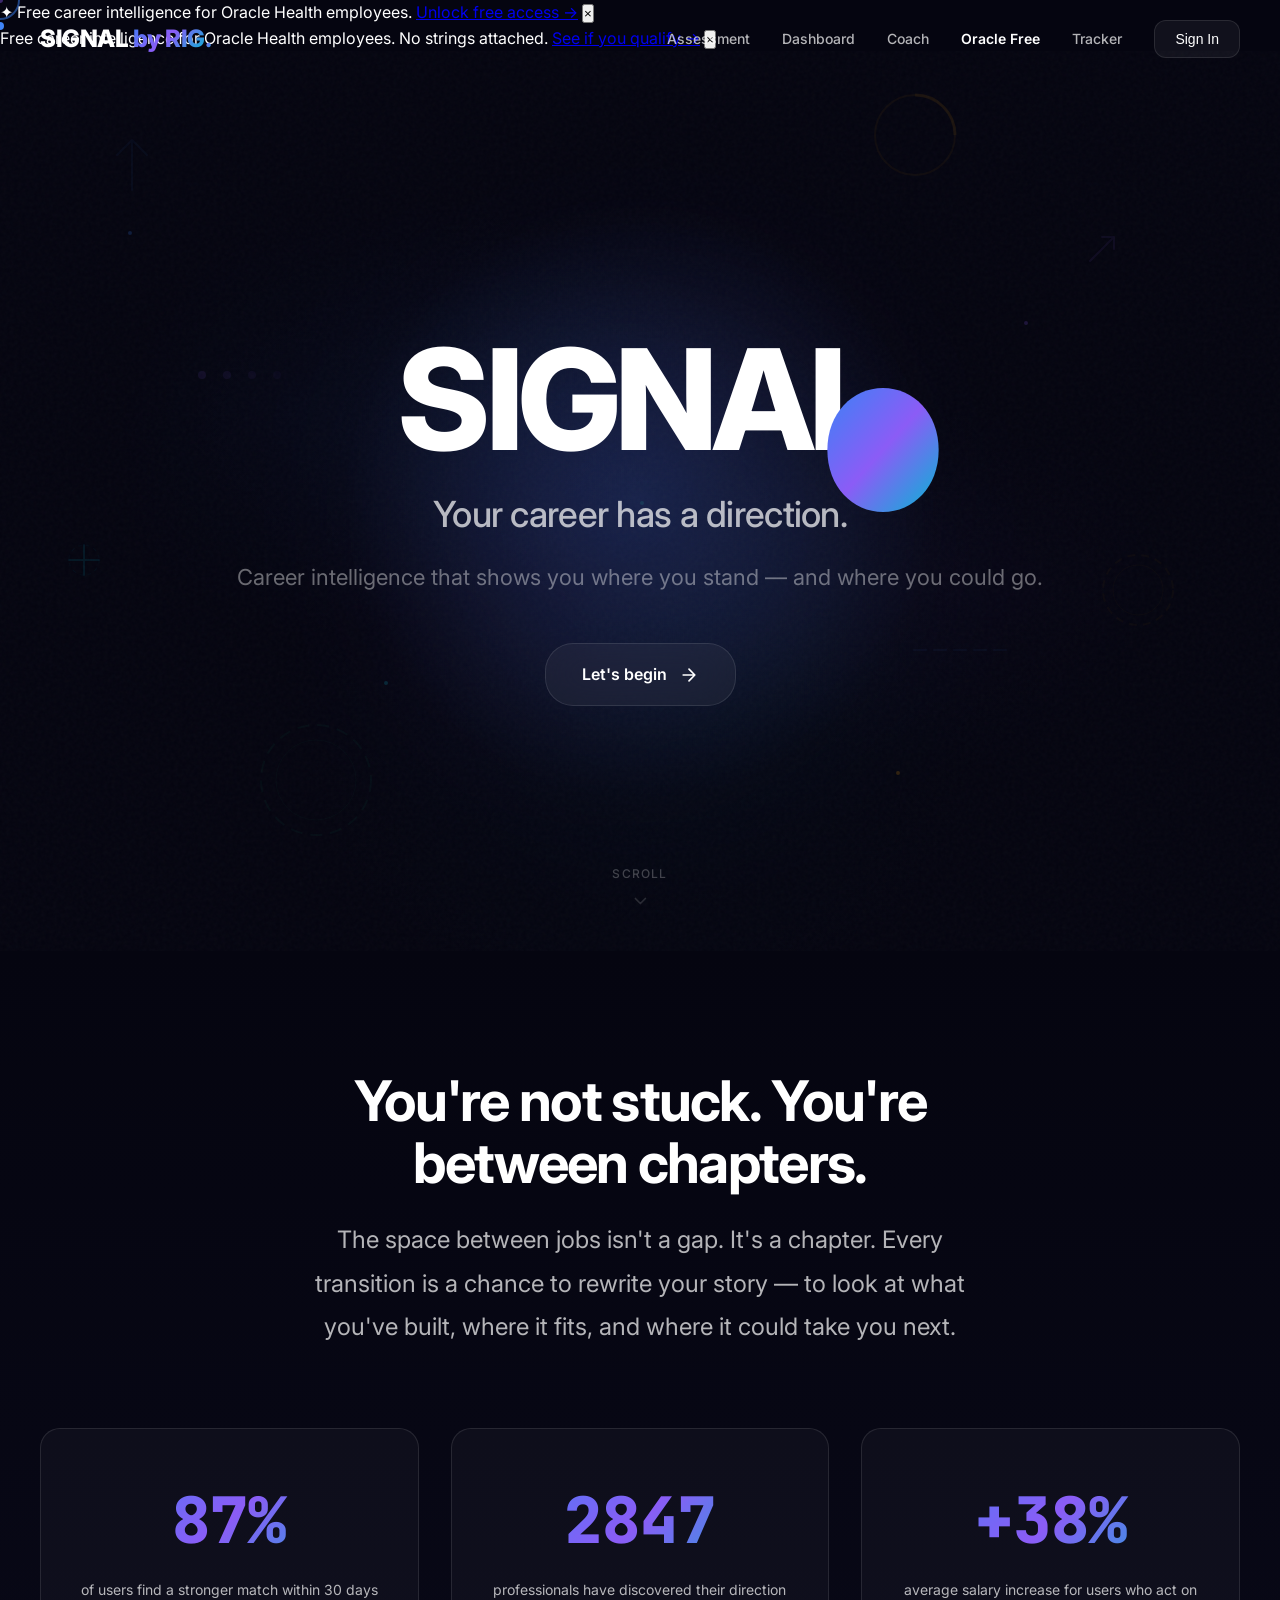
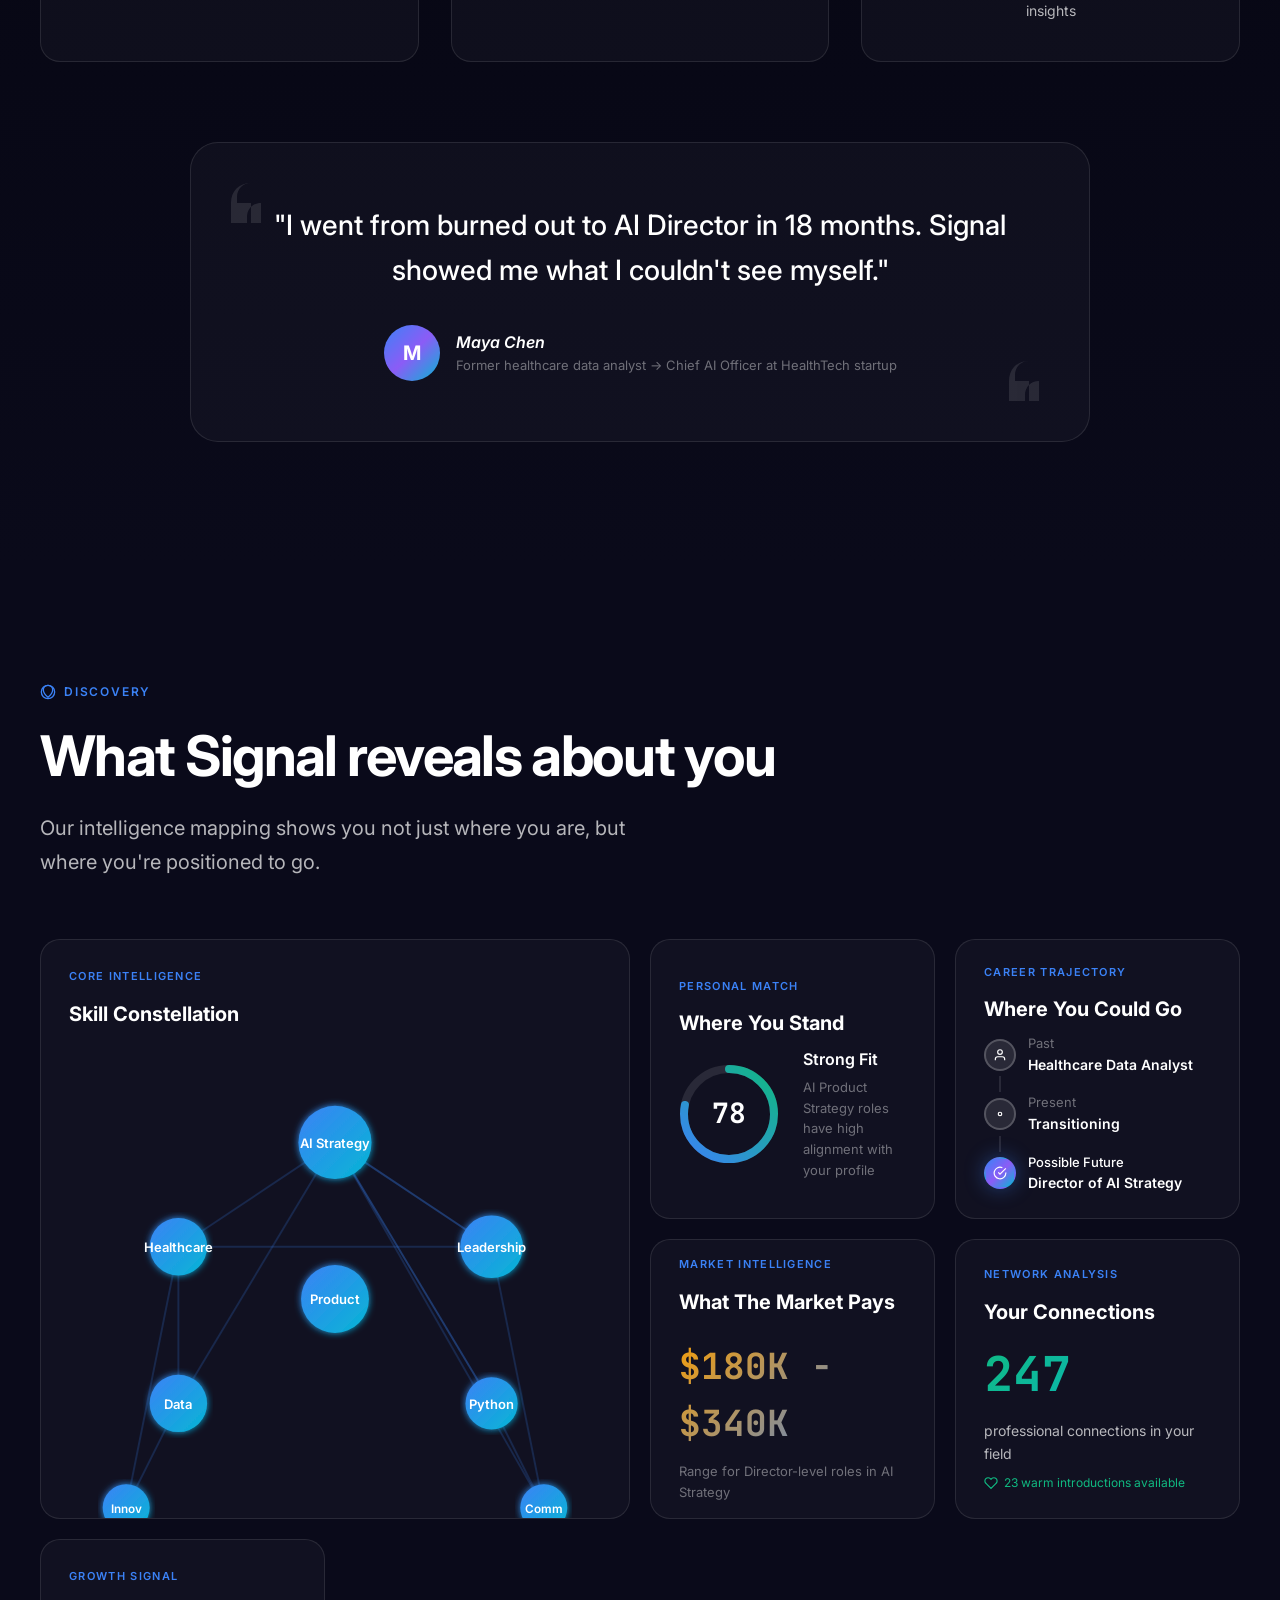
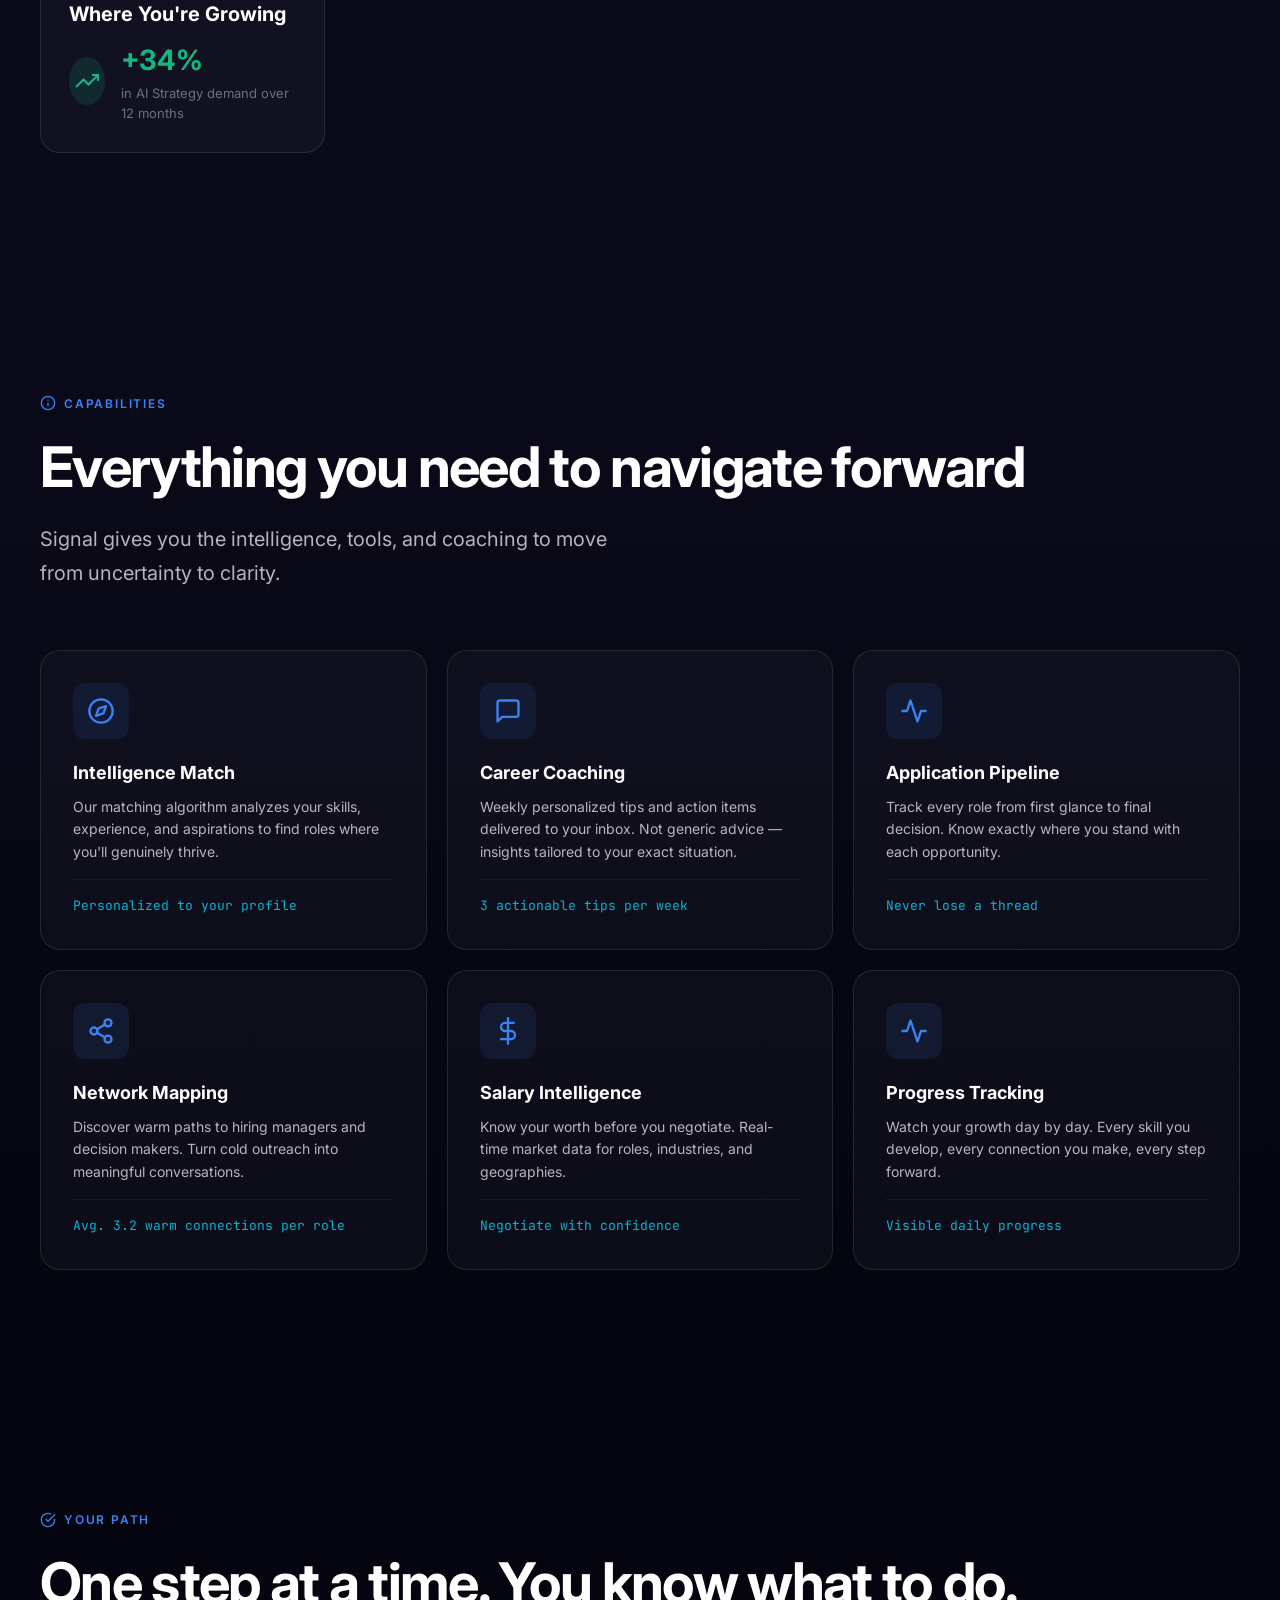
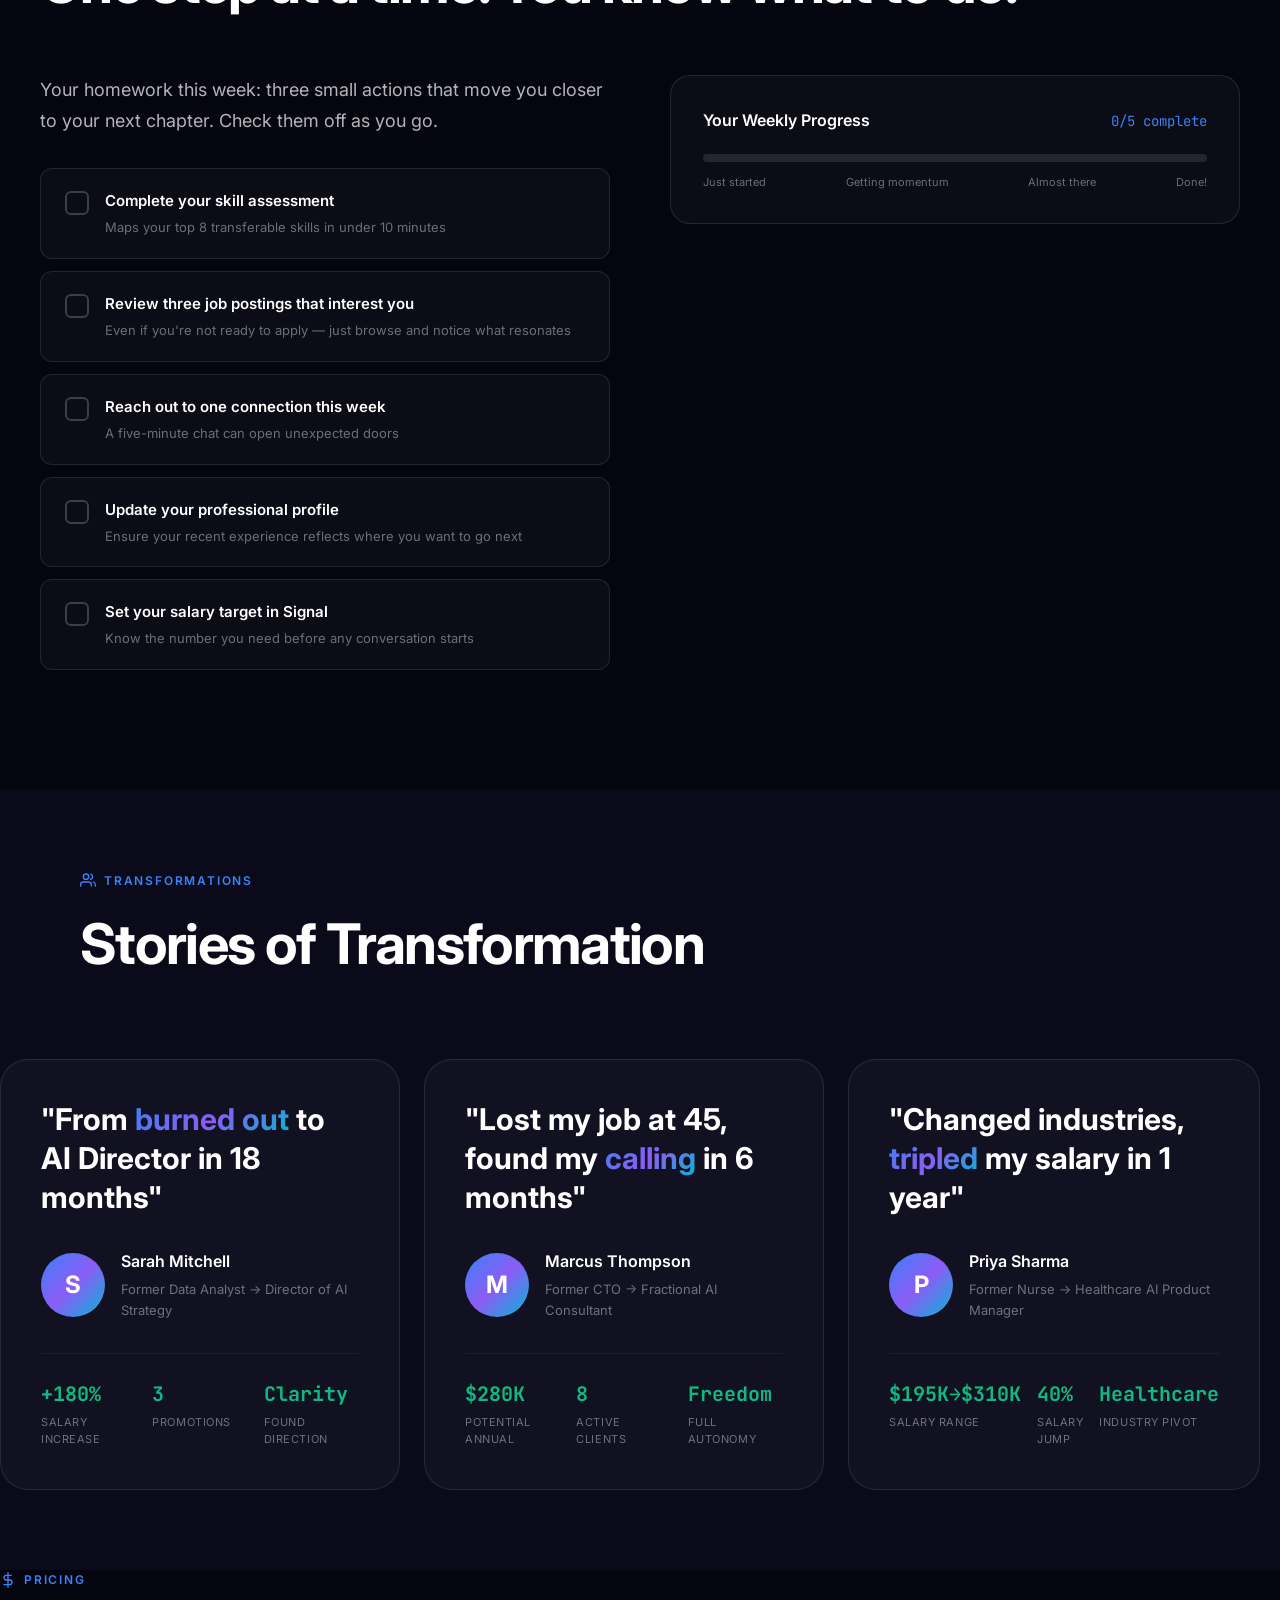
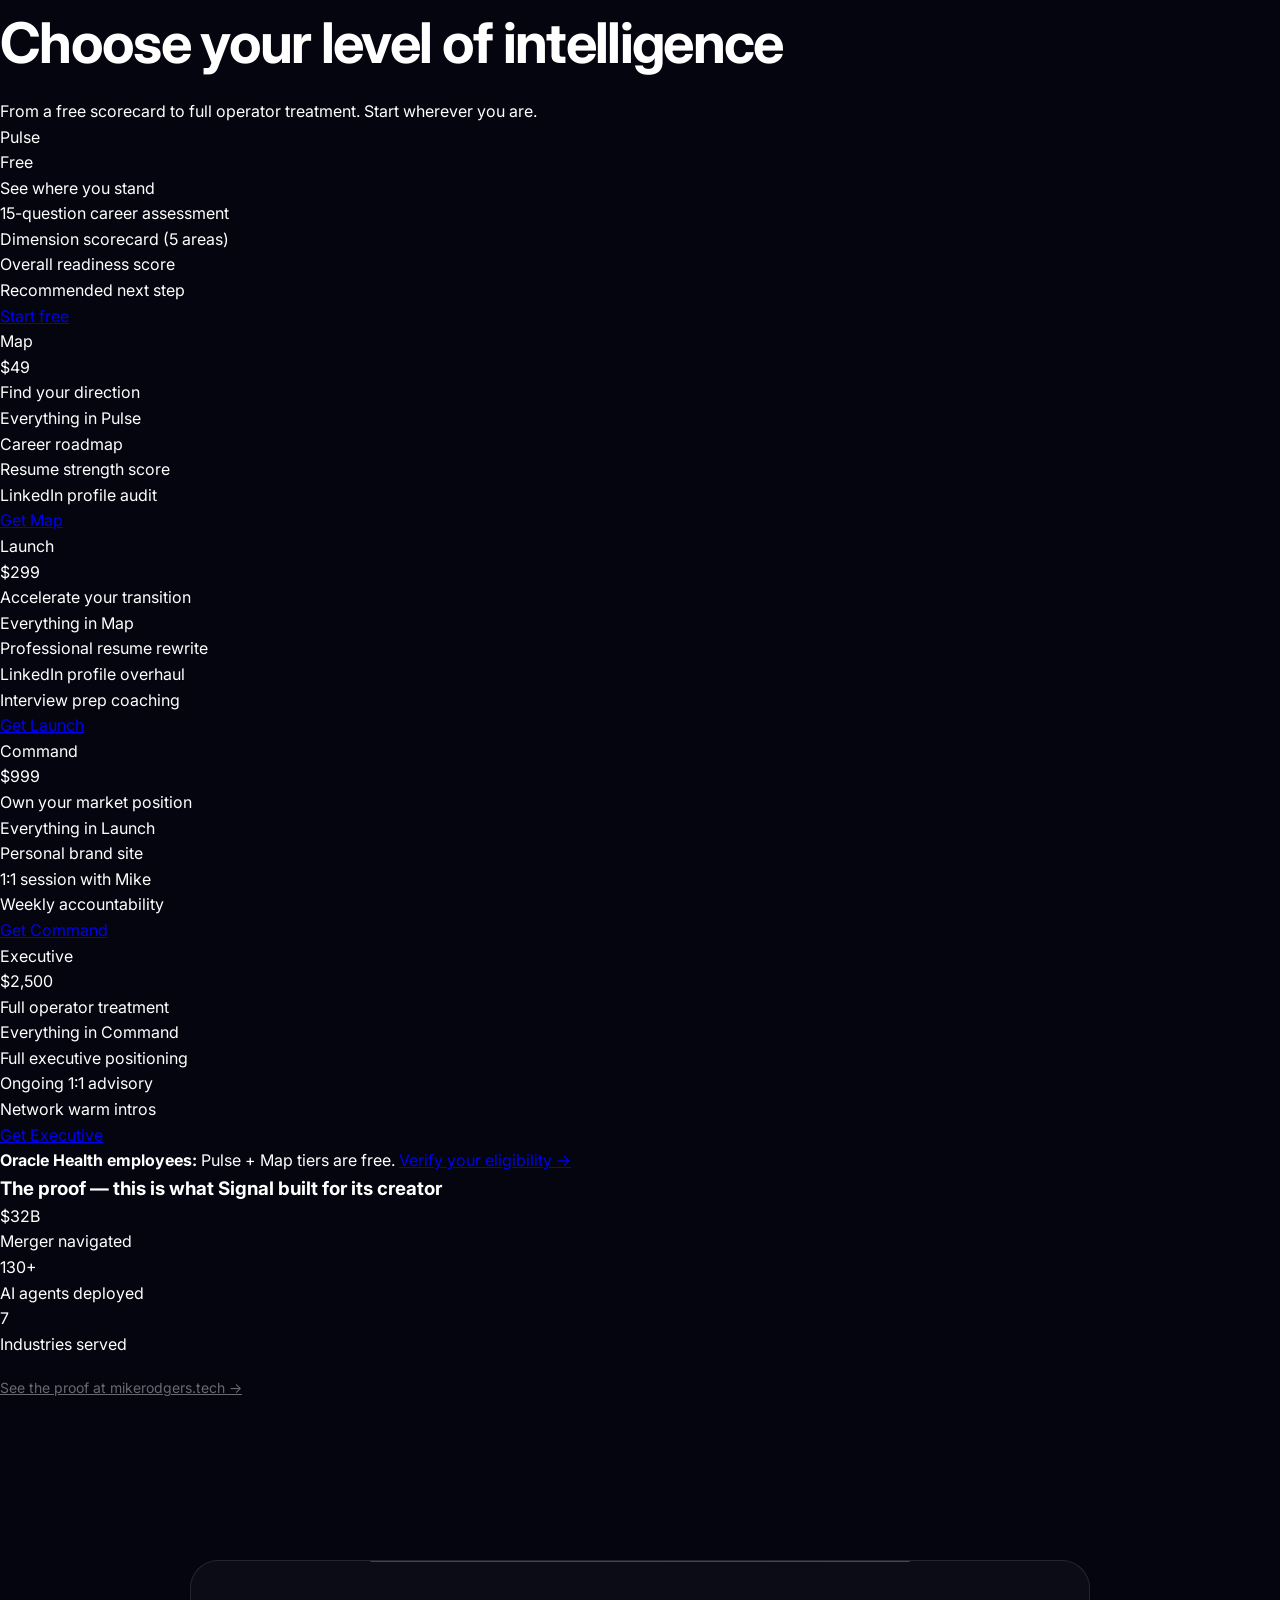
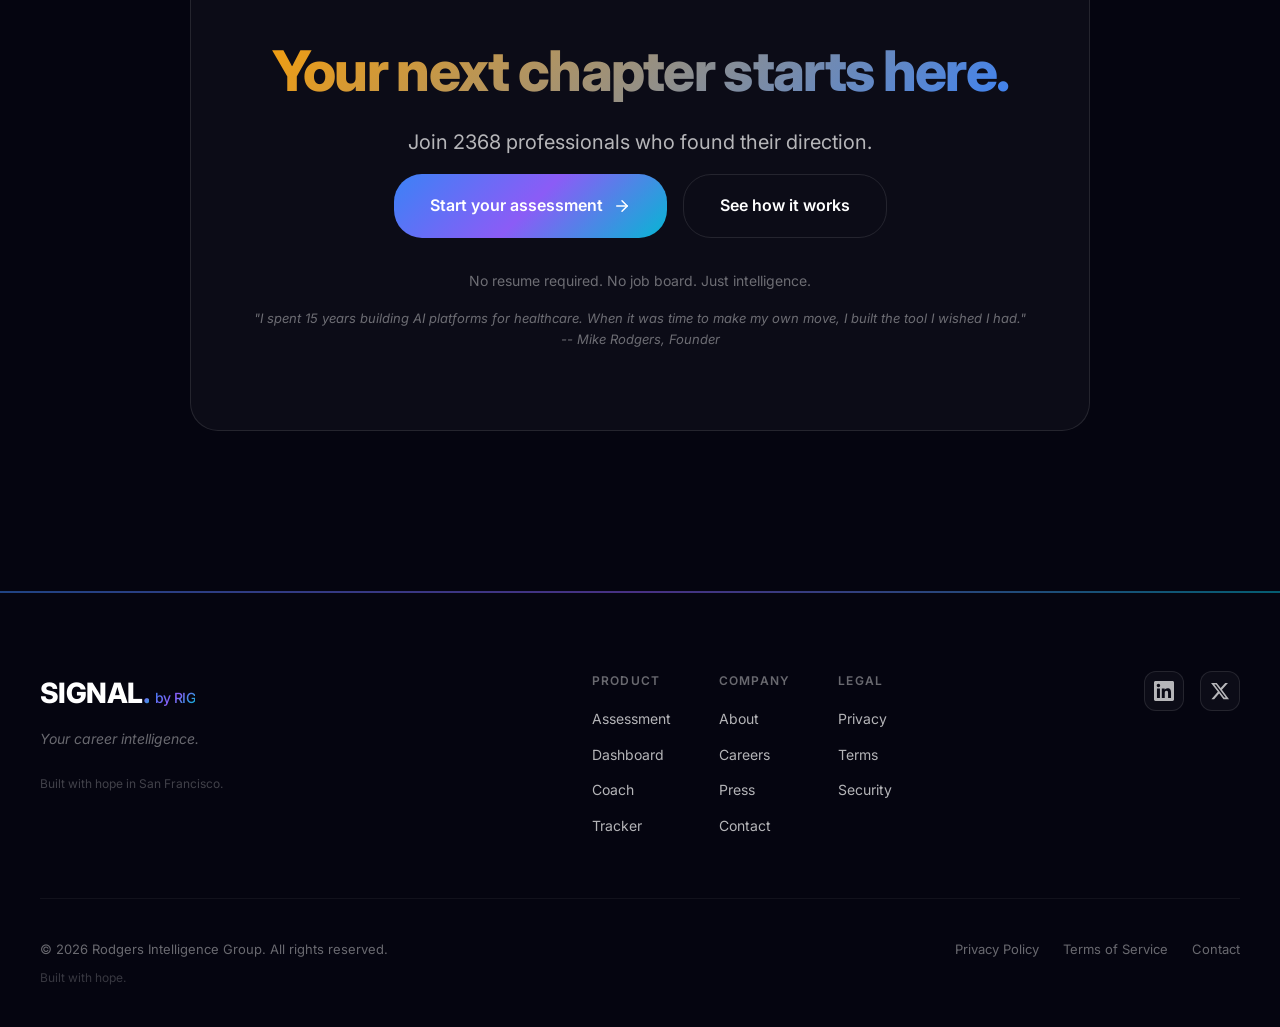
<file: frontend/index.html>
<!DOCTYPE html>
<html lang="en">
<head>
  <meta charset="UTF-8">
  <meta name="viewport" content="width=device-width, initial-scale=1.0">
  <meta name="description" content="Signal — Your career intelligence platform. Discover your direction, match your skills to opportunity, and navigate your next chapter with confidence.">
  <meta name="theme-color" content="#0a0a1a">
  <title>Signal — Your Career Intelligence</title>
  <link rel="icon" href="data:image/svg+xml,<svg xmlns='http://www.w3.org/2000/svg' viewBox='0 0 32 32'><rect fill='%230a0a1a' width='32' height='32' rx='6'/><text x='16' y='22' font-family='system-ui' font-size='18' font-weight='700' fill='%23ffffff' text-anchor='middle'>S.</text></svg>">
  <link rel="preconnect" href="https://fonts.googleapis.com">
  <link rel="preconnect" href="https://fonts.gstatic.com" crossorigin>
  <link href="https://fonts.googleapis.com/css2?family=Inter:wght@300;400;500;600;700;800&family=JetBrains+Mono:wght@400;500;600&display=swap" rel="stylesheet">
  <style>
    /* ══════════════════════════════════════════════════════════════════════
       CSS CUSTOM PROPERTIES & RESET
    ══════════════════════════════════════════════════════════════════════ */
    :root {
      --bg-primary: #050510;
      --bg-secondary: #0a0a1a;
      --bg-card: rgba(255, 255, 255, 0.03);
      --bg-card-hover: rgba(255, 255, 255, 0.06);
      --text-primary: #ffffff;
      --text-secondary: rgba(255, 255, 255, 0.7);
      --text-muted: rgba(255, 255, 255, 0.4);
      --accent-blue: #3b82f6;
      --accent-cyan: #06b6d4;
      --accent-amber: #f59e0b;
      --accent-emerald: #10b981;
      --accent-violet: #8b5cf6;
      --gradient-hero: linear-gradient(135deg, #3b82f6 0%, #8b5cf6 50%, #06b6d4 100%);
      --gradient-cta: linear-gradient(135deg, #f59e0b 0%, #3b82f6 100%);
      --gradient-success: linear-gradient(135deg, #10b981 0%, #06b6d4 100%);
      --glass-bg: rgba(255, 255, 255, 0.05);
      --glass-border: rgba(255, 255, 255, 0.1);
      --glass-border-hover: rgba(255, 255, 255, 0.2);
      --shadow-glow: 0 0 40px rgba(59, 130, 246, 0.3);
      --shadow-card: 0 4px 24px rgba(0, 0, 0, 0.4);
      --radius-sm: 8px;
      --radius-md: 12px;
      --radius-lg: 20px;
      --radius-xl: 28px;
      --font-sans: 'Inter', -apple-system, BlinkMacSystemFont, 'Segoe UI', sans-serif;
      --font-mono: 'JetBrains Mono', 'Fira Code', monospace;
      --ease-out-expo: cubic-bezier(0.16, 1, 0.3, 1);
      --ease-out-back: cubic-bezier(0.34, 1.56, 0.64, 1);
      --ease-in-out: cubic-bezier(0.4, 0, 0.2, 1);
      --duration-fast: 150ms;
      --duration-normal: 300ms;
      --duration-slow: 500ms;
      --duration-slower: 800ms;
    }

    *, *::before, *::after {
      box-sizing: border-box;
      margin: 0;
      padding: 0;
    }

    html {
      scroll-behavior: smooth;
      -webkit-font-smoothing: antialiased;
      -moz-osx-font-smoothing: grayscale;
    }

    body {
      font-family: var(--font-sans);
      background: var(--bg-primary);
      color: var(--text-primary);
      line-height: 1.6;
      overflow-x: hidden;
      cursor: none;
    }

    body.loading {
      overflow: hidden;
    }

    @media (prefers-reduced-motion: reduce) {
      *, *::before, *::after {
        animation-duration: 0.01ms !important;
        animation-iteration-count: 1 !important;
        transition-duration: 0.01ms !important;
      }
      html {
        scroll-behavior: auto;
      }
      body {
        cursor: auto;
      }
    }

    /* ══════════════════════════════════════════════════════════════════════
       LOADING SCREEN
    ══════════════════════════════════════════════════════════════════════ */
    #loading {
      position: fixed;
      inset: 0;
      z-index: 10000;
      background: var(--bg-primary);
      display: flex;
      align-items: center;
      justify-content: center;
      flex-direction: column;
      gap: 24px;
      transition: opacity 0.6s var(--ease-out-expo), visibility 0.6s;
    }

    #loading.hidden {
      opacity: 0;
      visibility: hidden;
      pointer-events: none;
    }

    .loading-logo {
      font-size: clamp(40px, 8vw, 72px);
      font-weight: 800;
      letter-spacing: -0.03em;
      background: var(--gradient-hero);
      -webkit-background-clip: text;
      -webkit-text-fill-color: transparent;
      background-clip: text;
    }

    .loading-dots {
      display: flex;
      gap: 8px;
    }

    .loading-dots span {
      width: 12px;
      height: 12px;
      border-radius: 50%;
      background: var(--accent-blue);
      animation: loadingPulse 1.4s ease-in-out infinite;
    }

    .loading-dots span:nth-child(2) { animation-delay: 0.2s; background: var(--accent-violet); }
    .loading-dots span:nth-child(3) { animation-delay: 0.4s; background: var(--accent-cyan); }

    @keyframes loadingPulse {
      0%, 100% { transform: scale(0.8); opacity: 0.4; }
      50% { transform: scale(1.2); opacity: 1; }
    }

    /* ══════════════════════════════════════════════════════════════════════
       CUSTOM CURSORS
    ══════════════════════════════════════════════════════════════════════ */
    .cursor-dot {
      position: fixed;
      width: 8px;
      height: 8px;
      background: var(--accent-blue);
      border-radius: 50%;
      pointer-events: none;
      z-index: 10001;
      transform: translate(-50%, -50%);
      transition: transform 0.1s, background 0.2s, width 0.2s, height 0.2s;
      mix-blend-mode: screen;
    }

    .cursor-ring {
      position: fixed;
      width: 40px;
      height: 40px;
      border: 2px solid rgba(59, 130, 246, 0.5);
      border-radius: 50%;
      pointer-events: none;
      z-index: 10000;
      transform: translate(-50%, -50%);
      transition: transform 0.15s var(--ease-out-expo), width 0.3s, height 0.3s, border-color 0.3s;
    }

    .cursor-trail {
      position: fixed;
      width: 6px;
      height: 6px;
      background: rgba(139, 92, 246, 0.4);
      border-radius: 50%;
      pointer-events: none;
      z-index: 9999;
      transform: translate(-50%, -50%);
      transition: transform 0.3s var(--ease-out-expo);
    }

    body:has(.cursor-dot:hover) .cursor-dot,
    body:has(a:hover) .cursor-dot,
    body:has(button:hover) .cursor-dot {
      width: 12px;
      height: 12px;
      background: var(--accent-cyan);
    }

    /* ══════════════════════════════════════════════════════════════════════
       NAVIGATION
    ══════════════════════════════════════════════════════════════════════ */
    .nav {
      position: fixed;
      top: 0;
      left: 0;
      right: 0;
      z-index: 1000;
      padding: 20px 40px;
      display: flex;
      align-items: center;
      justify-content: space-between;
      transition: background 0.4s, backdrop-filter 0.4s, padding 0.4s;
    }

    .nav.scrolled {
      background: rgba(5, 5, 16, 0.85);
      backdrop-filter: blur(20px) saturate(180%);
      -webkit-backdrop-filter: blur(20px) saturate(180%);
      padding: 12px 40px;
      border-bottom: 1px solid rgba(255, 255, 255, 0.05);
    }

    .nav-logo {
      font-size: 24px;
      font-weight: 800;
      letter-spacing: -0.02em;
      text-decoration: none;
      color: var(--text-primary);
    }

    .nav-logo span {
      background: var(--gradient-hero);
      -webkit-background-clip: text;
      -webkit-text-fill-color: transparent;
      background-clip: text;
    }

    .nav-links {
      display: flex;
      align-items: center;
      gap: 32px;
      list-style: none;
    }

    .nav-links a {
      color: var(--text-secondary);
      text-decoration: none;
      font-size: 14px;
      font-weight: 500;
      position: relative;
      transition: color 0.2s;
    }

    .nav-links a::after {
      content: '';
      position: absolute;
      bottom: -4px;
      left: 0;
      width: 0;
      height: 2px;
      background: var(--gradient-hero);
      transition: width 0.3s var(--ease-out-expo);
    }

    .nav-links a:hover,
    .nav-links a.active {
      color: var(--text-primary);
    }

    .nav-links a:hover::after,
    .nav-links a.active::after {
      width: 100%;
    }

    .nav-signin {
      background: var(--glass-bg);
      border: 1px solid var(--glass-border);
      color: var(--text-primary);
      padding: 10px 20px;
      border-radius: var(--radius-md);
      font-size: 14px;
      font-weight: 500;
      cursor: none;
      transition: background 0.2s, border-color 0.2s, transform 0.2s;
    }

    .nav-signin:hover {
      background: var(--bg-card-hover);
      border-color: var(--glass-border-hover);
      transform: translateY(-1px);
    }

    .nav-signin:focus-visible {
      outline: 2px solid var(--accent-blue);
      outline-offset: 2px;
    }

    .hamburger {
      display: none;
      flex-direction: column;
      gap: 6px;
      background: none;
      border: none;
      cursor: none;
      padding: 8px;
      z-index: 1002;
    }

    .hamburger span {
      display: block;
      width: 28px;
      height: 2px;
      background: var(--text-primary);
      transition: transform 0.3s var(--ease-out-expo), opacity 0.3s;
    }

    .hamburger.active span:nth-child(1) {
      transform: translateY(8px) rotate(45deg);
    }

    .hamburger.active span:nth-child(2) {
      opacity: 0;
    }

    .hamburger.active span:nth-child(3) {
      transform: translateY(-8px) rotate(-45deg);
    }

    .mobile-menu {
      position: fixed;
      inset: 0;
      background: rgba(5, 5, 16, 0.97);
      backdrop-filter: blur(30px);
      -webkit-backdrop-filter: blur(30px);
      z-index: 999;
      display: flex;
      flex-direction: column;
      align-items: center;
      justify-content: center;
      gap: 32px;
      opacity: 0;
      visibility: hidden;
      transition: opacity 0.4s var(--ease-out-expo), visibility 0.4s;
    }

    .mobile-menu.active {
      opacity: 1;
      visibility: visible;
    }

    .mobile-menu a {
      font-size: clamp(28px, 6vw, 48px);
      font-weight: 700;
      color: var(--text-secondary);
      text-decoration: none;
      transition: color 0.2s, transform 0.2s;
    }

    .mobile-menu a:hover {
      color: var(--text-primary);
      transform: translateX(8px);
    }

    @media (max-width: 768px) {
      .nav {
        padding: 16px 20px;
      }
      .nav-links {
        display: none;
      }
      .hamburger {
        display: flex;
      }
    }

    /* ══════════════════════════════════════════════════════════════════════
       HERO SECTION
    ══════════════════════════════════════════════════════════════════════ */
    .hero {
      min-height: 100vh;
      display: flex;
      align-items: center;
      justify-content: center;
      position: relative;
      overflow: hidden;
      padding: 120px 20px 80px;
    }

    .hero-bg {
      position: absolute;
      inset: 0;
      z-index: 0;
    }

    .hero-bg::before {
      content: '';
      position: absolute;
      inset: 0;
      background: 
        radial-gradient(ellipse 80% 50% at 20% 40%, rgba(59, 130, 246, 0.15) 0%, transparent 50%),
        radial-gradient(ellipse 60% 40% at 80% 60%, rgba(139, 92, 246, 0.12) 0%, transparent 50%),
        radial-gradient(ellipse 100% 80% at 50% 100%, rgba(6, 182, 212, 0.08) 0%, transparent 50%),
        radial-gradient(ellipse 50% 30% at 100% 20%, rgba(245, 158, 11, 0.05) 0%, transparent 40%);
      animation: meshShift 20s ease-in-out infinite alternate;
    }

    .hero-bg::after {
      content: '';
      position: absolute;
      inset: 0;
      background: radial-gradient(circle at 50% 50%, transparent 0%, var(--bg-primary) 70%);
    }

    @keyframes meshShift {
      0% { transform: scale(1) rotate(0deg); }
      100% { transform: scale(1.1) rotate(3deg); }
    }

    .hero-video {
      position: absolute;
      inset: 0;
      object-fit: cover;
      width: 100%;
      height: 100%;
      opacity: 0.4;
      z-index: 1;
    }

    .hero-content {
      position: relative;
      z-index: 10;
      text-align: center;
      max-width: 1000px;
    }

    .hero-logo {
      font-size: clamp(60px, 12vw, 140px);
      font-weight: 800;
      letter-spacing: -0.04em;
      line-height: 0.9;
      margin-bottom: 24px;
    }

    .hero-logo .dot {
      display: inline-block;
      position: relative;
    }

    .hero-logo .dot svg {
      position: absolute;
      top: 50%;
      left: 50%;
      transform: translate(-50%, -50%);
      width: 1.2em;
      height: 1.2em;
    }

    .hero-headline {
      font-size: clamp(20px, 4vw, 36px);
      font-weight: 500;
      color: var(--text-secondary);
      margin-bottom: 16px;
      letter-spacing: -0.02em;
    }

    .hero-headline .word {
      display: inline-block;
      opacity: 0;
      transform: translateY(30px);
      transition: opacity 0.6s var(--ease-out-expo), transform 0.6s var(--ease-out-expo);
    }

    .hero-headline .word.visible {
      opacity: 1;
      transform: translateY(0);
    }

    .hero-sub {
      font-size: clamp(16px, 2.5vw, 22px);
      color: var(--text-muted);
      margin-bottom: 48px;
      opacity: 0;
      transform: translateY(20px);
      transition: opacity 0.8s var(--ease-out-expo) 0.4s, transform 0.8s var(--ease-out-expo) 0.4s;
    }

    .hero-sub.visible {
      opacity: 1;
      transform: translateY(0);
    }

    .hero-cta {
      display: inline-flex;
      align-items: center;
      gap: 12px;
      background: var(--glass-bg);
      backdrop-filter: blur(20px);
      border: 1px solid var(--glass-border);
      color: var(--text-primary);
      padding: 18px 36px;
      border-radius: var(--radius-xl);
      font-size: 16px;
      font-weight: 600;
      text-decoration: none;
      cursor: none;
      position: relative;
      overflow: hidden;
      transition: border-color 0.3s, transform 0.3s var(--ease-out-back), box-shadow 0.3s;
    }

    .hero-cta::before {
      content: '';
      position: absolute;
      inset: -2px;
      background: var(--gradient-hero);
      opacity: 0;
      z-index: -1;
      transition: opacity 0.3s;
      border-radius: inherit;
      filter: blur(15px);
    }

    .hero-cta:hover {
      border-color: var(--accent-blue);
      transform: translateY(-3px);
      box-shadow: var(--shadow-glow);
    }

    .hero-cta:hover::before {
      opacity: 0.5;
    }

    .hero-cta:focus-visible {
      outline: 2px solid var(--accent-blue);
      outline-offset: 4px;
    }

    .hero-cta svg {
      transition: transform 0.3s var(--ease-out-expo);
    }

    .hero-cta:hover svg {
      transform: translateX(4px);
    }

    .scroll-indicator {
      position: absolute;
      bottom: 40px;
      left: 50%;
      transform: translateX(-50%);
      display: flex;
      flex-direction: column;
      align-items: center;
      gap: 8px;
      color: var(--text-muted);
      font-size: 12px;
      font-weight: 500;
      letter-spacing: 0.1em;
      text-transform: uppercase;
      animation: scrollBob 2s ease-in-out infinite;
    }

    .scroll-indicator svg {
      opacity: 0.6;
    }

    @keyframes scrollBob {
      0%, 100% { transform: translateX(-50%) translateY(0); }
      50% { transform: translateX(-50%) translateY(8px); }
    }

    /* ══════════════════════════════════════════════════════════════════════
       FLOAT LAYER
    ══════════════════════════════════════════════════════════════════════ */
    .float-layer {
      position: fixed;
      inset: 0;
      pointer-events: none;
      z-index: 2;
      overflow: hidden;
    }

    .float-shape {
      position: absolute;
      opacity: 0.15;
      will-change: transform;
    }

    .float-shape[data-depth="0.1"] { opacity: 0.08; }
    .float-shape[data-depth="0.3"] { opacity: 0.12; }
    .float-shape[data-depth="0.6"] { opacity: 0.18; }

    .float-shape svg {
      width: 100%;
      height: 100%;
    }

    .float-shape--arrow1 {
      top: 15%;
      left: 8%;
      width: 60px;
      height: 60px;
      animation: float1 12s ease-in-out infinite;
    }

    .float-shape--arrow2 {
      top: 25%;
      right: 12%;
      width: 48px;
      height: 48px;
      animation: float2 15s ease-in-out infinite;
    }

    .float-shape--cross1 {
      top: 60%;
      left: 5%;
      width: 40px;
      height: 40px;
      animation: float3 18s ease-in-out infinite;
    }

    .float-shape--circle1 {
      bottom: 30%;
      right: 8%;
      width: 80px;
      height: 80px;
      animation: float4 14s ease-in-out infinite;
    }

    .float-shape--dashed {
      top: 70%;
      right: 20%;
      width: 120px;
      height: 40px;
      animation: float5 16s ease-in-out infinite;
    }

    .float-shape--dots {
      top: 40%;
      left: 15%;
      width: 100px;
      height: 30px;
      animation: float6 20s ease-in-out infinite;
    }

    /* Additional ambient particles */
    .float-shape--ring1 {
      top: 80%;
      left: 20%;
      width: 120px;
      height: 120px;
      animation: floatRing 25s ease-in-out infinite;
    }

    .float-shape--ring2 {
      top: 10%;
      right: 25%;
      width: 90px;
      height: 90px;
      animation: floatRing 22s ease-in-out infinite reverse;
    }

    @keyframes floatRing {
      0%, 100% { transform: translate(0, 0) rotate(0deg); }
      25% { transform: translate(30px, -20px) rotate(90deg); }
      50% { transform: translate(-10px, 40px) rotate(180deg); }
      75% { transform: translate(-40px, 10px) rotate(270deg); }
    }

    /* Noise texture overlay for depth */
    .hero-noise {
      position: absolute;
      inset: 0;
      opacity: 0.03;
      z-index: 3;
      pointer-events: none;
      background-image: url("data:image/svg+xml,%3Csvg viewBox='0 0 256 256' xmlns='http://www.w3.org/2000/svg'%3E%3Cfilter id='noise'%3E%3CfeTurbulence type='fractalNoise' baseFrequency='0.9' numOctaves='4' stitchTiles='stitch'/%3E%3C/filter%3E%3Crect width='100%25' height='100%25' filter='url(%23noise)'/%3E%3C/svg%3E");
    }

    /* Animated gradient border */
    .gradient-border {
      position: relative;
    }

    .gradient-border::before {
      content: '';
      position: absolute;
      inset: -1px;
      border-radius: inherit;
      background: var(--gradient-hero);
      opacity: 0;
      z-index: -1;
      transition: opacity 0.3s;
    }

    .gradient-border:hover::before {
      opacity: 0.5;
    }

    /* Particle system */
    .particles {
      position: absolute;
      inset: 0;
      overflow: hidden;
      z-index: 1;
      pointer-events: none;
    }

    .particle {
      position: absolute;
      width: 4px;
      height: 4px;
      border-radius: 50%;
      opacity: 0.3;
      animation: particleFloat 15s ease-in-out infinite;
    }

    .particle:nth-child(1) { left: 10%; top: 20%; background: var(--accent-blue); animation-delay: 0s; }
    .particle:nth-child(2) { left: 80%; top: 30%; background: var(--accent-violet); animation-delay: 2s; }
    .particle:nth-child(3) { left: 30%; top: 70%; background: var(--accent-cyan); animation-delay: 4s; }
    .particle:nth-child(4) { left: 70%; top: 80%; background: var(--accent-amber); animation-delay: 6s; }
    .particle:nth-child(5) { left: 50%; top: 50%; background: var(--accent-emerald); animation-delay: 8s; }

    @keyframes particleFloat {
      0%, 100% { transform: translate(0, 0) scale(1); opacity: 0.3; }
      33% { transform: translate(20px, -30px) scale(1.5); opacity: 0.6; }
      66% { transform: translate(-15px, 20px) scale(0.8); opacity: 0.2; }
    }

    /* Hero glow effect */
    .hero-glow {
      position: absolute;
      width: 600px;
      height: 600px;
      background: radial-gradient(circle, rgba(59, 130, 246, 0.15) 0%, transparent 70%);
      top: 50%;
      left: 50%;
      transform: translate(-50%, -50%);
      z-index: 2;
      animation: glowPulse 6s ease-in-out infinite;
      pointer-events: none;
    }

    @keyframes glowPulse {
      0%, 100% { transform: translate(-50%, -50%) scale(1); opacity: 0.5; }
      50% { transform: translate(-50%, -50%) scale(1.2); opacity: 0.8; }
    }

    /* Shine effect for cards */
    .shine-effect {
      position: relative;
      overflow: hidden;
    }

    .shine-effect::after {
      content: '';
      position: absolute;
      top: 0;
      left: -100%;
      width: 50%;
      height: 100%;
      background: linear-gradient(90deg, transparent, rgba(255, 255, 255, 0.05), transparent);
      transform: skewX(-25deg);
      transition: left 0.6s;
    }

    .shine-effect:hover::after {
      left: 150%;
    }

    /* Animated dash lines */
    .dashed-line {
      stroke-dasharray: 8 4;
      animation: dashMove 20s linear infinite;
    }

    @keyframes dashMove {
      to { stroke-dashoffset: -100; }
    }

    /* Card tilt effect on hover */
    .tilt-card {
      transition: transform 0.4s var(--ease-out-expo);
      transform-style: preserve-3d;
    }

    .tilt-card:hover {
      transform: perspective(1000px) rotateX(2deg) rotateY(-2deg) translateY(-8px);
    }

    /* Pulsing dot animation */
    .pulse-dot {
      animation: pulseDot 2s ease-in-out infinite;
    }

    @keyframes pulseDot {
      0%, 100% { transform: scale(1); opacity: 1; }
      50% { transform: scale(1.5); opacity: 0.5; }
    }

    /* Typewriter effect for subtitle */
    .typewriter {
      overflow: hidden;
      white-space: nowrap;
      animation: typing 3s steps(30, end);
    }

    @keyframes typing {
      from { width: 0; }
      to { width: 100%; }
    }

    /* Ripple effect */
    .ripple {
      position: relative;
      overflow: hidden;
    }

    .ripple::before {
      content: '';
      position: absolute;
      top: 50%;
      left: 50%;
      width: 0;
      height: 0;
      background: rgba(255, 255, 255, 0.2);
      border-radius: 50%;
      transform: translate(-50%, -50%);
      transition: width 0.6s, height 0.6s;
    }

    .ripple:active::before {
      width: 300px;
      height: 300px;
    }

    /* Magnetic button effect area */
    .magnetic-btn {
      position: relative;
      transition: transform 0.2s var(--ease-out-expo);
    }

    /* Animated number counter */
    .animated-number {
      font-variant-numeric: tabular-nums;
    }

    /* Blob background */
    .blob-bg {
      position: absolute;
      width: 400px;
      height: 400px;
      background: var(--gradient-hero);
      filter: blur(100px);
      opacity: 0.2;
      border-radius: 40%;
      animation: blobMorph 10s ease-in-out infinite;
      z-index: 0;
    }

    @keyframes blobMorph {
      0%, 100% { border-radius: 40%; transform: translate(0, 0) scale(1); }
      25% { border-radius: 50%; transform: translate(30px, -40px) scale(1.1); }
      50% { border-radius: 35%; transform: translate(-20px, 30px) scale(0.95); }
      75% { border-radius: 45%; transform: translate(40px, 20px) scale(1.05); }
    }

    /* Floating text animation */
    .float-text {
      animation: floatText 4s ease-in-out infinite;
    }

    @keyframes floatText {
      0%, 100% { transform: translateY(0); }
      50% { transform: translateY(-10px); }
    }

    /* Stagger child animations */
    .stagger-children > * {
      opacity: 0;
      transform: translateY(20px);
      animation: staggerFadeIn 0.5s var(--ease-out-expo) forwards;
    }

    .stagger-children > *:nth-child(1) { animation-delay: 0.1s; }
    .stagger-children > *:nth-child(2) { animation-delay: 0.2s; }
    .stagger-children > *:nth-child(3) { animation-delay: 0.3s; }
    .stagger-children > *:nth-child(4) { animation-delay: 0.4s; }
    .stagger-children > *:nth-child(5) { animation-delay: 0.5s; }
    .stagger-children > *:nth-child(6) { animation-delay: 0.6s; }

    @keyframes staggerFadeIn {
      to { opacity: 1; transform: translateY(0); }
    }

    /* Skill node hover glow */
    .skill-node-glow {
      filter: drop-shadow(0 0 8px var(--accent-cyan));
    }

    /* Animated underline for links */
    .animated-link {
      position: relative;
      text-decoration: none;
    }

    .animated-link::after {
      content: '';
      position: absolute;
      bottom: -2px;
      left: 0;
      width: 0;
      height: 2px;
      background: var(--gradient-hero);
      transition: width 0.3s var(--ease-out-expo);
    }

    .animated-link:hover::after {
      width: 100%;
    }

    /* Hero scroll progress indicator */
    .scroll-progress {
      position: fixed;
      top: 0;
      left: 0;
      height: 3px;
      background: var(--gradient-hero);
      z-index: 9999;
      width: 0%;
      transition: width 0.1s linear;
    }

    /* Section transitions */
    .section-reveal {
      opacity: 0;
      transform: translateY(40px);
      transition: opacity 0.8s var(--ease-out-expo), transform 0.8s var(--ease-out-expo);
    }

    .section-reveal.visible {
      opacity: 1;
      transform: translateY(0);
    }

    /* Animated arrow indicator */
    .arrow-bounce {
      animation: arrowBounce 2s ease-in-out infinite;
    }

    @keyframes arrowBounce {
      0%, 100% { transform: translateY(0) rotate(0deg); }
      25% { transform: translateY(8px) rotate(10deg); }
      75% { transform: translateY(-4px) rotate(-5deg); }
    }

    /* Marquee effect for stats */
    .marquee {
      display: flex;
      overflow: hidden;
      user-select: none;
    }

    .marquee-content {
      display: flex;
      animation: marqueeScroll 30s linear infinite;
    }

    .marquee-content:hover {
      animation-play-state: paused;
    }

    @keyframes marqueeScroll {
      from { transform: translateX(0); }
      to { transform: translateX(-50%); }
    }

    /* Testimonial card 3D flip */
    .flip-card {
      perspective: 1000px;
    }

    .flip-card-inner {
      transition: transform 0.8s;
      transform-style: preserve-3d;
    }

    .flip-card:hover .flip-card-inner {
      transform: rotateY(10deg) rotateX(5deg);
    }

    /* Interactive focus states */
    .focus-glow:focus {
      box-shadow: 0 0 0 4px rgba(59, 130, 246, 0.3);
    }

    /* Success celebration animation */
    @keyframes celebrate {
      0% { transform: scale(1); }
      25% { transform: scale(1.1) rotate(-3deg); }
      50% { transform: scale(1.15) rotate(3deg); }
      75% { transform: scale(1.1) rotate(-2deg); }
      100% { transform: scale(1) rotate(0deg); }
    }

    .celebrate {
      animation: celebrate 0.6s var(--ease-out-back);
    }

    /* Loading shimmer */
    .shimmer {
      background: linear-gradient(90deg, var(--bg-card) 25%, var(--bg-card-hover) 50%, var(--bg-card) 75%);
      background-size: 200% 100%;
      animation: shimmerEffect 1.5s infinite;
    }

    @keyframes shimmerEffect {
      0% { background-position: 200% 0; }
      100% { background-position: -200% 0; }
    }

    @keyframes float1 {
      0%, 100% { transform: translate(0, 0) rotate(0deg); }
      33% { transform: translate(15px, -25px) rotate(5deg); }
      66% { transform: translate(-10px, -10px) rotate(-3deg); }
    }

    @keyframes float2 {
      0%, 100% { transform: translate(0, 0) rotate(0deg); }
      33% { transform: translate(-20px, 15px) rotate(-8deg); }
      66% { transform: translate(10px, 25px) rotate(4deg); }
    }

    @keyframes float3 {
      0%, 100% { transform: translate(0, 0) scale(1); }
      50% { transform: translate(20px, -15px) scale(1.1); }
    }

    @keyframes float4 {
      0%, 100% { transform: translate(0, 0) rotate(0deg); }
      25% { transform: translate(-30px, 20px) rotate(90deg); }
      75% { transform: translate(20px, -25px) rotate(-90deg); }
    }

    @keyframes float5 {
      0%, 100% { transform: translate(0, 0); opacity: 0.1; }
      50% { transform: translate(-40px, 10px); opacity: 0.2; }
    }

    @keyframes float6 {
      0%, 100% { transform: translate(0, 0); }
      33% { transform: translate(25px, -20px); }
      66% { transform: translate(-15px, 15px); }
    }

    /* ══════════════════════════════════════════════════════════════════════
       SECTION COMMON STYLES
    ══════════════════════════════════════════════════════════════════════ */
    .section {
      position: relative;
      padding: 120px 20px;
      z-index: 10;
    }

    .section-inner {
      max-width: 1200px;
      margin: 0 auto;
    }

    .section-label {
      display: inline-flex;
      align-items: center;
      gap: 8px;
      font-size: 12px;
      font-weight: 600;
      letter-spacing: 0.15em;
      text-transform: uppercase;
      color: var(--accent-blue);
      margin-bottom: 24px;
    }

    .section-label svg {
      width: 16px;
      height: 16px;
    }

    .section-title {
      font-size: clamp(32px, 5vw, 56px);
      font-weight: 700;
      letter-spacing: -0.03em;
      line-height: 1.1;
      margin-bottom: 24px;
    }

    .section-title .word {
      display: inline-block;
      opacity: 0;
      transform: translateY(40px);
      transition: opacity 0.6s var(--ease-out-expo), transform 0.6s var(--ease-out-expo);
    }

    .section-title .word.visible {
      opacity: 1;
      transform: translateY(0);
    }

    .section-subtitle {
      font-size: clamp(16px, 2vw, 20px);
      color: var(--text-secondary);
      max-width: 600px;
      line-height: 1.7;
    }

    /* ══════════════════════════════════════════════════════════════════════
       RECOGNITION SECTION
    ══════════════════════════════════════════════════════════════════════ */
    .section--recognition {
      background: linear-gradient(180deg, var(--bg-primary) 0%, var(--bg-secondary) 100%);
    }

    .recognition-story {
      max-width: 700px;
      margin: 0 auto 80px;
      text-align: center;
    }

    .recognition-story p {
      font-size: clamp(18px, 2.5vw, 24px);
      color: var(--text-secondary);
      line-height: 1.8;
    }

    .recognition-stats {
      display: grid;
      grid-template-columns: repeat(3, 1fr);
      gap: 32px;
      margin-bottom: 80px;
    }

    @media (max-width: 768px) {
      .recognition-stats {
        grid-template-columns: 1fr;
        gap: 24px;
      }
    }

    .stat-card {
      background: var(--bg-card);
      border: 1px solid var(--glass-border);
      border-radius: var(--radius-lg);
      padding: 40px 24px;
      text-align: center;
      position: relative;
      overflow: hidden;
      transition: border-color 0.3s, transform 0.3s var(--ease-out-expo);
    }

    .stat-card:hover {
      border-color: var(--glass-border-hover);
      transform: translateY(-4px);
    }

    .stat-number {
      font-size: clamp(40px, 6vw, 64px);
      font-weight: 800;
      font-family: var(--font-mono);
      background: var(--gradient-hero);
      -webkit-background-clip: text;
      -webkit-text-fill-color: transparent;
      background-clip: text;
      margin-bottom: 8px;
    }

    .stat-label {
      font-size: 14px;
      color: var(--text-secondary);
      line-height: 1.5;
    }

    .recognition-quote {
      max-width: 900px;
      margin: 0 auto;
      position: relative;
      padding: 60px 40px;
      background: var(--bg-card);
      border: 1px solid var(--glass-border);
      border-radius: var(--radius-xl);
      overflow: hidden;
    }

    .quote-mark {
      position: absolute;
      width: 80px;
      height: 80px;
      opacity: 0.1;
      animation: quoteFloat 8s ease-in-out infinite;
    }

    .quote-mark--left {
      top: 20px;
      left: 20px;
    }

    .quote-mark--right {
      bottom: 20px;
      right: 20px;
      animation-delay: 4s;
    }

    @keyframes quoteFloat {
      0%, 100% { transform: translate(0, 0) rotate(0deg); }
      50% { transform: translate(10px, -10px) rotate(5deg); }
    }

    .quote-text {
      font-size: clamp(20px, 3vw, 28px);
      font-weight: 500;
      line-height: 1.6;
      text-align: center;
      position: relative;
      z-index: 1;
      margin-bottom: 32px;
    }

    .quote-author {
      display: flex;
      align-items: center;
      justify-content: center;
      gap: 16px;
      position: relative;
      z-index: 1;
    }

    .quote-avatar {
      width: 56px;
      height: 56px;
      border-radius: 50%;
      background: var(--gradient-hero);
      display: flex;
      align-items: center;
      justify-content: center;
      font-weight: 700;
      font-size: 20px;
    }

    .quote-author-info {
      text-align: left;
    }

    .quote-author-name {
      font-size: 16px;
      font-weight: 600;
      margin-bottom: 4px;
    }

    .quote-author-role {
      font-size: 13px;
      color: var(--text-muted);
    }

    /* ══════════════════════════════════════════════════════════════════════
       DISCOVERY SECTION (BENTO GRID)
    ══════════════════════════════════════════════════════════════════════ */
    .section--discovery {
      background: var(--bg-secondary);
    }

    .section--discovery .section-inner > p {
      font-size: clamp(16px, 2vw, 20px);
      color: var(--text-secondary);
      max-width: 600px;
      line-height: 1.7;
      margin-bottom: 60px;
    }

    .bento-grid {
      display: grid;
      grid-template-columns: repeat(4, 1fr);
      grid-template-rows: repeat(2, 280px);
      gap: 20px;
    }

    @media (max-width: 1024px) {
      .bento-grid {
        grid-template-columns: repeat(2, 1fr);
        grid-template-rows: auto;
      }
      .bento-card--constellation { grid-column: span 2; grid-row: span 1; min-height: 350px; }
      .bento-card--fit { grid-column: span 2; }
      .bento-card--career { grid-row: span 1; }
    }

    @media (max-width: 640px) {
      .bento-grid {
        grid-template-columns: 1fr;
      }
      .bento-card--constellation,
      .bento-card--fit {
        grid-column: span 1;
      }
    }

    .bento-card {
      background: var(--bg-card);
      border: 1px solid var(--glass-border);
      border-radius: var(--radius-lg);
      padding: 28px;
      position: relative;
      overflow: hidden;
      transition: border-color 0.3s, background 0.3s, transform 0.3s var(--ease-out-expo);
    }

    .bento-card:hover {
      border-color: var(--glass-border-hover);
      background: var(--bg-card-hover);
      transform: translateY(-4px);
    }

    .bento-card-label {
      font-size: 11px;
      font-weight: 600;
      letter-spacing: 0.12em;
      text-transform: uppercase;
      color: var(--accent-blue);
      margin-bottom: 12px;
    }

    .bento-card-title {
      font-size: 20px;
      font-weight: 700;
      margin-bottom: 8px;
    }

    .bento-card-desc {
      font-size: 14px;
      color: var(--text-secondary);
      line-height: 1.6;
    }

    .bento-card--constellation {
      grid-column: span 2;
      grid-row: span 2;
    }

    .skill-web {
      width: 100%;
      height: 100%;
      min-height: 400px;
    }

    .skill-web .node {
      cursor: none;
      transition: transform 0.3s var(--ease-out-expo);
    }

    .skill-web .node:hover {
      transform: scale(1.15);
    }

    .skill-web .node circle {
      transition: fill 0.3s;
    }

    .skill-web .node:hover circle {
      fill: var(--accent-cyan);
    }

    .skill-web .link {
      stroke: rgba(59, 130, 246, 0.2);
      stroke-width: 1.5;
      transition: stroke 0.3s, stroke-width 0.3s;
    }

    .skill-web:hover .link {
      stroke: rgba(59, 130, 246, 0.4);
    }

    .skill-web .link.active {
      stroke: var(--accent-cyan);
      stroke-width: 2.5;
    }

    .bento-card--fit {
      display: flex;
      flex-direction: column;
      justify-content: center;
    }

    .fit-score-display {
      display: flex;
      align-items: center;
      gap: 24px;
    }

    .fit-arc {
      width: 100px;
      height: 100px;
      position: relative;
    }

    .fit-arc svg {
      transform: rotate(-90deg);
    }

    .fit-arc-bg {
      fill: none;
      stroke: rgba(255, 255, 255, 0.1);
      stroke-width: 8;
    }

    .fit-arc-progress {
      fill: none;
      stroke: url(#fitGradient);
      stroke-width: 8;
      stroke-linecap: round;
      stroke-dasharray: 283;
      stroke-dashoffset: 283;
      transition: stroke-dashoffset 1.5s var(--ease-out-expo);
    }

    .fit-score-value {
      position: absolute;
      inset: 0;
      display: flex;
      align-items: center;
      justify-content: center;
      font-size: 28px;
      font-weight: 700;
      font-family: var(--font-mono);
    }

    .fit-score-details {
      flex: 1;
    }

    .fit-score-label-main {
      font-size: 16px;
      font-weight: 600;
      margin-bottom: 4px;
    }

    .fit-score-label-sub {
      font-size: 13px;
      color: var(--text-muted);
    }

    .bento-card--career {
      display: flex;
      flex-direction: column;
      justify-content: center;
    }

    .career-path {
      display: flex;
      flex-direction: column;
      gap: 16px;
    }

    .career-node {
      display: flex;
      align-items: center;
      gap: 12px;
      position: relative;
    }

    .career-node::before {
      content: '';
      position: absolute;
      left: 15px;
      top: 100%;
      width: 2px;
      height: 16px;
      background: rgba(255, 255, 255, 0.1);
    }

    .career-node:last-child::before {
      display: none;
    }

    .career-node-dot {
      width: 32px;
      height: 32px;
      border-radius: 50%;
      background: rgba(255, 255, 255, 0.1);
      border: 2px solid rgba(255, 255, 255, 0.2);
      display: flex;
      align-items: center;
      justify-content: center;
      flex-shrink: 0;
      z-index: 1;
    }

    .career-node.future .career-node-dot {
      background: var(--gradient-hero);
      border-color: transparent;
      box-shadow: 0 0 20px rgba(59, 130, 246, 0.4);
    }

    .career-node-label {
      font-size: 13px;
      color: var(--text-muted);
    }

    .career-node.future .career-node-label {
      color: var(--text-primary);
      font-weight: 500;
    }

    .career-node-role {
      font-size: 14px;
      font-weight: 600;
    }

    .bento-card--market {
      display: flex;
      flex-direction: column;
      justify-content: center;
    }

    .market-range {
      font-size: 36px;
      font-weight: 700;
      font-family: var(--font-mono);
      background: var(--gradient-cta);
      -webkit-background-clip: text;
      -webkit-text-fill-color: transparent;
      background-clip: text;
      margin: 12px 0 8px;
    }

    .market-label {
      font-size: 13px;
      color: var(--text-muted);
    }

    .bento-card--network {
      display: flex;
      flex-direction: column;
      justify-content: center;
    }

    .network-count {
      font-size: 48px;
      font-weight: 700;
      font-family: var(--font-mono);
      background: var(--gradient-success);
      -webkit-background-clip: text;
      -webkit-text-fill-color: transparent;
      background-clip: text;
      margin-bottom: 8px;
    }

    .network-label {
      font-size: 14px;
      color: var(--text-secondary);
    }

    .network-warm {
      font-size: 12px;
      color: var(--accent-emerald);
      margin-top: 8px;
      display: flex;
      align-items: center;
      gap: 6px;
    }

    .bento-card--growth {
      display: flex;
      flex-direction: column;
      justify-content: center;
    }

    .growth-display {
      display: flex;
      align-items: center;
      gap: 16px;
    }

    .growth-arrow {
      width: 48px;
      height: 48px;
      background: rgba(16, 185, 129, 0.15);
      border-radius: 50%;
      display: flex;
      align-items: center;
      justify-content: center;
    }

    .growth-arrow svg {
      color: var(--accent-emerald);
    }

    .growth-value {
      font-size: 28px;
      font-weight: 700;
      color: var(--accent-emerald);
    }

    .growth-label {
      font-size: 13px;
      color: var(--text-muted);
    }

    /* ══════════════════════════════════════════════════════════════════════
       CLARITY SECTION
    ══════════════════════════════════════════════════════════════════════ */
    .section--clarity {
      background: linear-gradient(180deg, var(--bg-secondary) 0%, var(--bg-primary) 100%);
    }

    .clarity-grid {
      display: grid;
      grid-template-columns: repeat(3, 1fr);
      gap: 20px;
      margin-top: 60px;
    }

    @media (max-width: 900px) {
      .clarity-grid {
        grid-template-columns: repeat(2, 1fr);
      }
    }

    @media (max-width: 600px) {
      .clarity-grid {
        grid-template-columns: 1fr;
      }
    }

    .feature-card {
      background: var(--bg-card);
      border: 1px solid var(--glass-border);
      border-radius: var(--radius-lg);
      padding: 32px;
      transition: border-color 0.3s, background 0.3s, transform 0.3s var(--ease-out-expo);
      position: relative;
      overflow: hidden;
    }

    .feature-card:hover {
      border-color: var(--glass-border-hover);
      background: var(--bg-card-hover);
      transform: translateY(-4px);
    }

    .feature-icon {
      width: 56px;
      height: 56px;
      background: rgba(59, 130, 246, 0.1);
      border-radius: var(--radius-md);
      display: flex;
      align-items: center;
      justify-content: center;
      margin-bottom: 20px;
      transition: background 0.3s, transform 0.3s var(--ease-out-back);
    }

    .feature-card:hover .feature-icon {
      background: rgba(59, 130, 246, 0.2);
      transform: scale(1.1);
    }

    .feature-icon svg {
      color: var(--accent-blue);
    }

    .feature-title {
      font-size: 18px;
      font-weight: 700;
      margin-bottom: 8px;
    }

    .feature-desc {
      font-size: 14px;
      color: var(--text-secondary);
      line-height: 1.6;
    }

    .feature-highlight {
      margin-top: 16px;
      padding-top: 16px;
      border-top: 1px solid rgba(255, 255, 255, 0.05);
      font-size: 13px;
      color: var(--accent-cyan);
      font-family: var(--font-mono);
    }

    /* ══════════════════════════════════════════════════════════════════════
       EMPOWERMENT SECTION
    ══════════════════════════════════════════════════════════════════════ */
    .section--empowerment {
      background: var(--bg-primary);
    }

    .empowerment-content {
      display: grid;
      grid-template-columns: 1fr 1fr;
      gap: 60px;
      align-items: start;
      margin-top: 60px;
    }

    @media (max-width: 800px) {
      .empowerment-content {
        grid-template-columns: 1fr;
      }
    }

    .homework-intro {
      font-size: 18px;
      color: var(--text-secondary);
      line-height: 1.7;
      margin-bottom: 32px;
    }

    .action-list {
      display: flex;
      flex-direction: column;
      gap: 12px;
    }

    .action-item {
      background: var(--bg-card);
      border: 1px solid var(--glass-border);
      border-radius: var(--radius-md);
      padding: 20px 24px;
      display: flex;
      align-items: flex-start;
      gap: 16px;
      cursor: none;
      transition: border-color 0.3s, background 0.3s;
      position: relative;
      overflow: hidden;
    }

    .action-item:hover {
      border-color: var(--glass-border-hover);
      background: var(--bg-card-hover);
    }

    .action-checkbox {
      width: 24px;
      height: 24px;
      border: 2px solid rgba(255, 255, 255, 0.2);
      border-radius: 6px;
      display: flex;
      align-items: center;
      justify-content: center;
      flex-shrink: 0;
      transition: background 0.3s, border-color 0.3s;
      margin-top: 2px;
    }

    .action-item.checked .action-checkbox {
      background: var(--accent-emerald);
      border-color: var(--accent-emerald);
    }

    .action-checkbox svg {
      opacity: 0;
      transform: scale(0);
      transition: opacity 0.2s, transform 0.2s var(--ease-out-back);
    }

    .action-item.checked .action-checkbox svg {
      opacity: 1;
      transform: scale(1);
    }

    .action-content {
      flex: 1;
    }

    .action-title {
      font-size: 15px;
      font-weight: 600;
      margin-bottom: 4px;
      transition: opacity 0.3s;
    }

    .action-item.checked .action-title {
      opacity: 0.5;
      text-decoration: line-through;
    }

    .action-desc {
      font-size: 13px;
      color: var(--text-muted);
      transition: opacity 0.3s;
    }

    .action-item.checked .action-desc {
      opacity: 0.4;
    }

    .action-flash {
      position: absolute;
      inset: 0;
      background: linear-gradient(90deg, transparent, rgba(16, 185, 129, 0.2), transparent);
      transform: translateX(-100%);
      transition: transform 0.6s var(--ease-out-expo);
    }

    .action-item.checked .action-flash {
      transform: translateX(100%);
    }

    .progress-section {
      background: var(--bg-card);
      border: 1px solid var(--glass-border);
      border-radius: var(--radius-lg);
      padding: 32px;
    }

    .progress-header {
      display: flex;
      justify-content: space-between;
      align-items: center;
      margin-bottom: 20px;
    }

    .progress-title {
      font-size: 16px;
      font-weight: 600;
    }

    .progress-count {
      font-size: 14px;
      font-family: var(--font-mono);
      color: var(--accent-blue);
    }

    .progress-bar-bg {
      height: 8px;
      background: rgba(255, 255, 255, 0.1);
      border-radius: 4px;
      overflow: hidden;
    }

    .progress-bar-fill {
      height: 100%;
      background: var(--gradient-hero);
      border-radius: 4px;
      width: 0%;
      transition: width 0.6s var(--ease-out-expo);
    }

    .progress-milestones {
      display: flex;
      justify-content: space-between;
      margin-top: 12px;
      font-size: 11px;
      color: var(--text-muted);
    }

    /* ══════════════════════════════════════════════════════════════════════
       HORIZONTAL SCROLL STORIES
    ══════════════════════════════════════════════════════════════════════ */
    .h-scroll-section {
      background: var(--bg-secondary);
      padding: 80px 0;
      overflow: hidden;
    }

    .h-scroll-header {
      padding: 0 40px 60px;
      max-width: 1200px;
      margin: 0 auto;
    }

    .h-scroll-track {
      display: flex;
      gap: 24px;
      padding: 0 40px;
      overflow-x: auto;
      scroll-snap-type: x mandatory;
      scrollbar-width: none;
      -ms-overflow-style: none;
      -webkit-overflow-scrolling: touch;
    }

    .h-scroll-track::-webkit-scrollbar {
      display: none;
    }

    .story-card {
      flex: 0 0 400px;
      scroll-snap-align: start;
      background: var(--bg-card);
      border: 1px solid var(--glass-border);
      border-radius: var(--radius-xl);
      padding: 40px;
      display: flex;
      flex-direction: column;
      transition: border-color 0.3s, transform 0.3s var(--ease-out-expo);
    }

    .story-card:hover {
      border-color: var(--glass-border-hover);
      transform: translateY(-4px);
    }

    @media (max-width: 600px) {
      .story-card {
        flex: 0 0 320px;
      }
    }

    .story-quote {
      font-size: clamp(22px, 4vw, 30px);
      font-weight: 700;
      line-height: 1.3;
      margin-bottom: 32px;
      flex: 1;
    }

    .story-quote mark {
      background: var(--gradient-hero);
      -webkit-background-clip: text;
      -webkit-text-fill-color: transparent;
      background-clip: text;
    }

    .story-author {
      display: flex;
      align-items: center;
      gap: 16px;
      margin-bottom: 32px;
    }

    .story-avatar {
      width: 64px;
      height: 64px;
      border-radius: 50%;
      background: var(--gradient-hero);
      display: flex;
      align-items: center;
      justify-content: center;
      font-weight: 700;
      font-size: 24px;
    }

    .story-author-info {
      flex: 1;
    }

    .story-name {
      font-size: 16px;
      font-weight: 600;
      margin-bottom: 4px;
    }

    .story-title {
      font-size: 13px;
      color: var(--text-muted);
    }

    .story-stats {
      display: grid;
      grid-template-columns: repeat(3, 1fr);
      gap: 16px;
      padding-top: 24px;
      border-top: 1px solid rgba(255, 255, 255, 0.05);
    }

    .story-stat-value {
      font-size: 20px;
      font-weight: 700;
      font-family: var(--font-mono);
      color: var(--accent-emerald);
      margin-bottom: 4px;
    }

    .story-stat-label {
      font-size: 11px;
      color: var(--text-muted);
      text-transform: uppercase;
      letter-spacing: 0.05em;
    }

    /* ══════════════════════════════════════════════════════════════════════
       FEATURES BENTO GRID
    ══════════════════════════════════════════════════════════════════════ */
    .section--features {
      background: linear-gradient(180deg, var(--bg-secondary) 0%, var(--bg-primary) 100%);
    }

    .features-bento {
      display: grid;
      grid-template-columns: repeat(3, 1fr);
      grid-template-rows: auto;
      gap: 20px;
      margin-top: 60px;
    }

    @media (max-width: 900px) {
      .features-bento {
        grid-template-columns: repeat(2, 1fr);
      }
    }

    @media (max-width: 600px) {
      .features-bento {
        grid-template-columns: 1fr;
      }
    }

    .features-bento .feature-card {
      padding: 36px;
    }

    .features-bento .feature-card:nth-child(1) {
      grid-column: span 2;
    }

    @media (max-width: 600px) {
      .features-bento .feature-card:nth-child(1) {
        grid-column: span 1;
      }
    }

    /* ══════════════════════════════════════════════════════════════════════
       CTA SECTION
    ══════════════════════════════════════════════════════════════════════ */
    .section--cta {
      background: var(--bg-primary);
      padding: 160px 20px;
    }

    .cta-card {
      max-width: 900px;
      margin: 0 auto;
      background: var(--bg-card);
      border: 1px solid var(--glass-border);
      border-radius: var(--radius-xl);
      padding: 80px 60px;
      text-align: center;
      position: relative;
      overflow: hidden;
    }

    .cta-card::before {
      content: '';
      position: absolute;
      top: 0;
      left: 50%;
      transform: translateX(-50%);
      width: 60%;
      height: 1px;
      background: var(--gradient-hero);
      opacity: 0.5;
    }

    @media (max-width: 600px) {
      .cta-card {
        padding: 60px 24px;
      }
    }

    .cta-headline {
      font-size: clamp(32px, 6vw, 56px);
      font-weight: 800;
      letter-spacing: -0.03em;
      line-height: 1.1;
      margin-bottom: 24px;
      background: var(--gradient-cta);
      -webkit-background-clip: text;
      -webkit-text-fill-color: transparent;
      background-clip: text;
    }

    .cta-sub {
      font-size: clamp(16px, 2vw, 20px);
      color: var(--text-secondary);
      margin-bottom: 16px;
    }

    .cta-count {
      font-size: 18px;
      font-family: var(--font-mono);
      color: var(--accent-blue);
      margin-bottom: 48px;
    }

    .cta-buttons {
      display: flex;
      justify-content: center;
      gap: 16px;
      flex-wrap: wrap;
      margin-bottom: 32px;
    }

    .btn-primary {
      display: inline-flex;
      align-items: center;
      gap: 10px;
      background: var(--gradient-hero);
      color: white;
      padding: 18px 36px;
      border-radius: var(--radius-xl);
      font-size: 16px;
      font-weight: 600;
      text-decoration: none;
      cursor: none;
      position: relative;
      overflow: hidden;
      transition: transform 0.3s var(--ease-out-back), box-shadow 0.3s;
    }

    .btn-primary:hover {
      transform: translateY(-3px);
      box-shadow: var(--shadow-glow);
    }

    .btn-primary:focus-visible {
      outline: 2px solid var(--accent-blue);
      outline-offset: 4px;
    }

    .btn-secondary {
      display: inline-flex;
      align-items: center;
      gap: 10px;
      background: transparent;
      border: 1px solid var(--glass-border);
      color: var(--text-primary);
      padding: 18px 36px;
      border-radius: var(--radius-xl);
      font-size: 16px;
      font-weight: 600;
      text-decoration: none;
      cursor: none;
      transition: border-color 0.3s, background 0.3s, transform 0.3s var(--ease-out-back);
    }

    .btn-secondary:hover {
      background: var(--bg-card-hover);
      border-color: var(--glass-border-hover);
      transform: translateY(-3px);
    }

    .btn-secondary:focus-visible {
      outline: 2px solid var(--accent-blue);
      outline-offset: 4px;
    }

    .cta-note {
      font-size: 14px;
      color: var(--text-muted);
    }

    /* ══════════════════════════════════════════════════════════════════════
       FOOTER
    ══════════════════════════════════════════════════════════════════════ */
    .footer-v20 {
      background: var(--bg-primary);
      padding: 80px 20px 40px;
      position: relative;
    }

    .footer-gradient-bar {
      position: absolute;
      top: 0;
      left: 0;
      right: 0;
      height: 2px;
      background: var(--gradient-hero);
      opacity: 0.5;
    }

    .footer-inner {
      max-width: 1200px;
      margin: 0 auto;
    }

    .footer-top {
      display: flex;
      justify-content: space-between;
      align-items: flex-start;
      flex-wrap: wrap;
      gap: 40px;
      margin-bottom: 60px;
    }

    .footer-brand {
      flex: 1;
      max-width: 300px;
    }

    .footer-logo {
      font-size: 28px;
      font-weight: 800;
      letter-spacing: -0.02em;
      margin-bottom: 12px;
    }

    .footer-logo span {
      background: var(--gradient-hero);
      -webkit-background-clip: text;
      -webkit-text-fill-color: transparent;
      background-clip: text;
    }

    .footer-tagline {
      font-size: 14px;
      color: var(--text-muted);
      font-style: italic;
    }

    .footer-meta {
      margin-top: 24px;
      font-size: 12px;
      color: var(--text-muted);
      opacity: 0.6;
    }

    .footer-links {
      display: flex;
      gap: 48px;
    }

    .footer-col h4 {
      font-size: 12px;
      font-weight: 600;
      letter-spacing: 0.1em;
      text-transform: uppercase;
      color: var(--text-muted);
      margin-bottom: 16px;
    }

    .footer-col ul {
      list-style: none;
      display: flex;
      flex-direction: column;
      gap: 10px;
    }

    .footer-col a {
      font-size: 14px;
      color: var(--text-secondary);
      text-decoration: none;
      transition: color 0.2s;
    }

    .footer-col a:hover {
      color: var(--text-primary);
    }

    .footer-social {
      display: flex;
      gap: 16px;
    }

    .footer-social a {
      width: 40px;
      height: 40px;
      background: var(--bg-card);
      border: 1px solid var(--glass-border);
      border-radius: var(--radius-md);
      display: flex;
      align-items: center;
      justify-content: center;
      color: var(--text-secondary);
      transition: border-color 0.3s, background 0.3s, color 0.3s;
    }

    .footer-social a:hover {
      border-color: var(--glass-border-hover);
      background: var(--bg-card-hover);
      color: var(--text-primary);
    }

    .footer-bottom {
      padding-top: 40px;
      border-top: 1px solid rgba(255, 255, 255, 0.05);
      display: flex;
      justify-content: space-between;
      align-items: center;
      flex-wrap: wrap;
      gap: 16px;
    }

    .footer-copyright {
      font-size: 13px;
      color: var(--text-muted);
    }

    .footer-legal {
      display: flex;
      gap: 24px;
      font-size: 13px;
      color: var(--text-muted);
    }

    .footer-legal a {
      color: var(--text-muted);
      text-decoration: none;
      transition: color 0.2s;
    }

    .footer-legal a:hover {
      color: var(--text-secondary);
    }

    .footer-built {
      font-size: 12px;
      color: var(--text-muted);
      opacity: 0.5;
      margin-top: 8px;
    }

    @media (max-width: 768px) {
      .footer-links {
        flex-direction: column;
        gap: 32px;
      }
      .footer-bottom {
        flex-direction: column;
        text-align: center;
      }
    }

    /* ══════════════════════════════════════════════════════════════════════
       UTILITY & ACCESSIBILITY
    ══════════════════════════════════════════════════════════════════════ */
    .sr-only {
      position: absolute;
      width: 1px;
      height: 1px;
      padding: 0;
      margin: -1px;
      overflow: hidden;
      clip: rect(0, 0, 0, 0);
      white-space: nowrap;
      border: 0;
    }

    *:focus-visible {
      outline: 2px solid var(--accent-blue);
      outline-offset: 2px;
    }

    @media (prefers-reduced-motion: reduce) {
      *, *::before, *::after {
        animation-duration: 0.01ms !important;
        animation-iteration-count: 1 !important;
        transition-duration: 0.01ms !important;
      }
      .hero-bg::before {
        animation: none;
      }
      .scroll-indicator {
        animation: none;
      }
    }
  </style>
</head>
<body class="loading has-oracle-banner">
  <div class="oracle-banner" id="oracle-banner">
    <span>✦ Free career intelligence for Oracle Health employees.</span>
    <a href="/oracle">Unlock free access →</a>
    <button class="oracle-banner-close" onclick="document.getElementById('oracle-banner').style.display='none';document.body.classList.remove('has-oracle-banner');" aria-label="Close banner">×</button>
  </div>
  <!-- ══════════════════════════════════════════════════════════════════════
       LOADING SCREEN
  ══════════════════════════════════════════════════════════════════════ -->
  <div id="loading">
    <div class="loading-logo">SIGNAL.</div>
    <div class="loading-dots">
      <span></span>
      <span></span>
      <span></span>
    </div>
  </div>

  <!-- ══════════════════════════════════════════════════════════════════════
       CUSTOM CURSORS
  ══════════════════════════════════════════════════════════════════════ -->
  <div class="cursor-dot" aria-hidden="true"></div>
  <div class="cursor-ring" aria-hidden="true"></div>
  <div class="cursor-trail" aria-hidden="true"></div>

  <!-- ══════════════════════════════════════════════════════════════════════
       FLOAT LAYER (Parallax Depth Shapes)
  ══════════════════════════════════════════════════════════════════════ -->
  <div class="float-layer" aria-hidden="true">
    <div class="float-shape float-shape--arrow1" data-depth="0.1">
      <svg viewBox="0 0 60 60" fill="none" xmlns="http://www.w3.org/2000/svg">
        <path d="M30 5L30 55M30 5L15 20M30 5L45 20" stroke="rgba(59, 130, 246, 0.6)" stroke-width="2" stroke-linecap="round" stroke-linejoin="round"/>
      </svg>
    </div>
    <div class="float-shape float-shape--arrow2" data-depth="0.3">
      <svg viewBox="0 0 48 48" fill="none" xmlns="http://www.w3.org/2000/svg">
        <path d="M12 36L36 12M36 12L24 12M36 12L36 24" stroke="rgba(139, 92, 246, 0.6)" stroke-width="2" stroke-linecap="round" stroke-linejoin="round"/>
      </svg>
    </div>
    <div class="float-shape float-shape--cross1" data-depth="0.6">
      <svg viewBox="0 0 40 40" fill="none" xmlns="http://www.w3.org/2000/svg">
        <path d="M20 5V35M5 20H35" stroke="rgba(6, 182, 212, 0.6)" stroke-width="2" stroke-linecap="round"/>
        <circle cx="20" cy="20" r="15" stroke="rgba(6, 182, 212, 0.3)" stroke-width="1" stroke-dasharray="4 4"/>
      </svg>
    </div>
    <div class="float-shape float-shape--circle1" data-depth="0.1">
      <svg viewBox="0 0 80 80" fill="none" xmlns="http://www.w3.org/2000/svg">
        <circle cx="40" cy="40" r="35" stroke="rgba(245, 158, 11, 0.4)" stroke-width="2" stroke-dasharray="8 6"/>
        <circle cx="40" cy="40" r="25" stroke="rgba(245, 158, 11, 0.3)" stroke-width="1"/>
      </svg>
    </div>
    <div class="float-shape float-shape--dashed" data-depth="0.3">
      <svg viewBox="0 0 120 40" fill="none" xmlns="http://www.w3.org/2000/svg">
        <path d="M10 20H110" stroke="rgba(59, 130, 246, 0.4)" stroke-width="2" stroke-dasharray="12 8" stroke-linecap="round"/>
      </svg>
    </div>
    <div class="float-shape float-shape--dots" data-depth="0.6">
      <svg viewBox="0 0 100 30" fill="none" xmlns="http://www.w3.org/2000/svg">
        <circle cx="10" cy="15" r="4" fill="rgba(139, 92, 246, 0.5)"/>
        <circle cx="35" cy="15" r="4" fill="rgba(139, 92, 246, 0.4)"/>
        <circle cx="60" cy="15" r="4" fill="rgba(139, 92, 246, 0.3)"/>
        <circle cx="85" cy="15" r="4" fill="rgba(139, 92, 246, 0.2)"/>
      </svg>
    </div>
    <div class="float-shape float-shape--ring1" data-depth="0.2">
      <svg viewBox="0 0 120 120" fill="none" xmlns="http://www.w3.org/2000/svg">
        <circle cx="60" cy="60" r="55" stroke="rgba(16, 185, 129, 0.3)" stroke-width="2" stroke-dasharray="12 8"/>
        <circle cx="60" cy="60" r="40" stroke="rgba(16, 185, 129, 0.2)" stroke-width="1"/>
      </svg>
    </div>
    <div class="float-shape float-shape--ring2" data-depth="0.4">
      <svg viewBox="0 0 90 90" fill="none" xmlns="http://www.w3.org/2000/svg">
        <circle cx="45" cy="45" r="40" stroke="rgba(245, 158, 11, 0.3)" stroke-width="2"/>
        <path d="M45 5A40 40 0 0 1 85 45" stroke="rgba(245, 158, 11, 0.5)" stroke-width="3"/>
      </svg>
    </div>
  </div>

  <!-- ══════════════════════════════════════════════════════════════════════
       NAVIGATION
  ══════════════════════════════════════════════════════════════════════ -->
  <nav class="nav" role="navigation" aria-label="Main navigation">
    <a href="#hero" class="nav-logo" aria-label="Signal by RIG - Return to top">SIGNAL<span class="by-rig"> by RIG</span><span class="dot-logo">.</span></a>
    <ul class="nav-links">
      <li><a href="assessment.html">Assessment</a></li>
      <li><a href="probability.html">Dashboard</a></li>
      <li><a href="coach.html">Coach</a></li>
      <li><a href="/oracle" style="color: var(--color-teal); font-weight: 600;">Oracle Free</a></li>
      <li><a href="applications.html">Tracker</a></li>
      <li><button class="nav-signin" aria-label="Sign in to your account">Sign In</button></li>
    </ul>
    <button class="hamburger" aria-label="Open menu" aria-expanded="false" aria-controls="mobile-menu">
      <span></span>
      <span></span>
      <span></span>
    </button>
    <div class="mobile-menu" id="mobile-menu" role="dialog" aria-label="Mobile navigation">
      <a href="/oracle" style="color: var(--color-teal);">Oracle Free</a>
      <a href="assessment.html">Assessment</a>
      <a href="probability.html">Dashboard</a>
      <a href="coach.html">Coach</a>
      <a href="applications.html">Tracker</a>
      <a href="assessment.html">Sign In</a>
    </div>
  </nav>

  <!-- Oracle Health Banner -->
  <div class="oracle-banner" id="oracleBanner">
    <span>Free career intelligence for Oracle Health employees. No strings attached.</span>
    <a href="/oracle">See if you qualify →</a>
    <button class="oracle-banner-close" onclick="document.getElementById('oracleBanner').style.display='none';document.body.classList.remove('has-oracle-banner');" aria-label="Close banner">×</button>
  </div>

  <!-- ══════════════════════════════════════════════════════════════════════
       MAIN CONTENT
  ══════════════════════════════════════════════════════════════════════ -->
  <main>
    <!-- HERO -->
    <section class="hero" id="hero" aria-label="Welcome to Signal">
      <div class="hero-bg" aria-hidden="true">
        <div class="particles">
          <span class="particle"></span>
          <span class="particle"></span>
          <span class="particle"></span>
          <span class="particle"></span>
          <span class="particle"></span>
        </div>
      </div>
      <div class="hero-glow" aria-hidden="true"></div>
      <div class="hero-noise" aria-hidden="true"></div>
      <div class="blob-bg" aria-hidden="true"></div>
      <video class="hero-video" autoplay muted loop playsinline poster="data:image/svg+xml,%3Csvg xmlns='http://www.w3.org/2000/svg' viewBox='0 0 1920 1080'%3E%3Crect fill='%23050510' width='1920' height='1080'/%3E%3C/svg%3E" aria-hidden="true"></video>
      <div class="hero-content">
        <h1 class="hero-logo">
          SIGNAL<span class="dot">
            <svg viewBox="0 0 100 100" aria-hidden="true">
              <defs>
                <linearGradient id="dotGradient" x1="0%" y1="0%" x2="100%" y2="100%">
                  <stop offset="0%" style="stop-color:#3b82f6"/>
                  <stop offset="50%" style="stop-color:#8b5cf6"/>
                  <stop offset="100%" style="stop-color:#06b6d4"/>
                </linearGradient>
              </defs>
              <path id="blobPath" d="M50 10C65 10 80 25 80 50C80 75 65 90 50 90C35 90 20 75 20 50C20 25 35 10 50 10Z" fill="url(#dotGradient)">
                <animate attributeName="d" dur="4s" repeatCount="indefinite" values="
                  M50 10C65 10 80 25 80 50C80 75 65 90 50 90C35 90 20 75 20 50C20 25 35 10 50 10Z;
                  M50 15C70 15 85 30 85 50C85 70 70 85 50 85C30 85 15 70 15 50C15 30 30 15 50 15Z;
                  M50 10C65 10 80 25 80 50C80 75 65 90 50 90C35 90 20 75 20 50C20 25 35 10 50 10Z
                "/>
              </path>
            </svg>
          </span>
        </h1>
        <h2 class="hero-headline" aria-label="Your career has a direction.">
          <span class="word">Your</span>
          <span class="word">career</span>
          <span class="word">has</span>
          <span class="word">a</span>
          <span class="word">direction.</span>
        </h2>
        <p class="hero-sub">Career intelligence that shows you where you stand — and where you could go.</p>
        <a href="assessment.html" class="hero-cta" aria-label="Begin your career assessment">
          Let's begin
          <svg width="20" height="20" viewBox="0 0 24 24" fill="none" stroke="currentColor" stroke-width="2" stroke-linecap="round" stroke-linejoin="round" aria-hidden="true">
            <path d="M5 12h14M12 5l7 7-7 7"/>
          </svg>
        </a>
      </div>
      <div class="scroll-indicator" aria-hidden="true">
        <span>Scroll</span>
        <svg width="20" height="20" viewBox="0 0 24 24" fill="none" stroke="currentColor" stroke-width="2" stroke-linecap="round" stroke-linejoin="round">
          <path d="M6 9l6 6 6-6"/>
        </svg>
      </div>
    </section>

    <!-- RECOGNITION -->
    <section class="section section--recognition" id="recognition" aria-labelledby="recognition-title">
      <div class="section-inner">
        <div class="recognition-story">
          <h2 class="section-title" id="recognition-title">
            <span class="word">You're</span>
            <span class="word">not</span>
            <span class="word">stuck.</span>
            <span class="word">You're</span>
            <span class="word">between</span>
            <span class="word">chapters.</span>
          </h2>
          <p>The space between jobs isn't a gap. It's a chapter. Every transition is a chance to rewrite your story — to look at what you've built, where it fits, and where it could take you next.</p>
        </div>

        <div class="recognition-stats" role="list">
          <div class="stat-card" role="listitem">
            <div class="stat-number" data-target="87" data-suffix="%">0%</div>
            <div class="stat-label">of users find a stronger match within 30 days</div>
          </div>
          <div class="stat-card" role="listitem">
            <div class="stat-number" data-target="2847">0</div>
            <div class="stat-label">professionals have discovered their direction</div>
          </div>
          <div class="stat-card" role="listitem">
            <div class="stat-number" data-target="38" data-prefix="+" data-suffix="%">0%</div>
            <div class="stat-label">average salary increase for users who act on insights</div>
          </div>
        </div>

        <blockquote class="recognition-quote">
          <svg class="quote-mark quote-mark--left" viewBox="0 0 80 80" fill="currentColor" aria-hidden="true">
            <path d="M20 40C20 28 28 20 40 20c-8 0-14 6-14 14v6h14v20H20V40zm30 0c-8 0-14 6-14 14v6h14v20H50V40z"/>
          </svg>
          <svg class="quote-mark quote-mark--right" viewBox="0 0 80 80" fill="currentColor" aria-hidden="true">
            <path d="M20 40C20 28 28 20 40 20c-8 0-14 6-14 14v6h14v20H20V40zm30 0c-8 0-14 6-14 14v6h14v20H50V40z"/>
          </svg>
          <p class="quote-text">"I went from burned out to AI Director in 18 months. Signal showed me what I couldn't see myself."</p>
          <footer class="quote-author">
            <div class="quote-avatar" aria-hidden="true">M</div>
            <div class="quote-author-info">
              <cite class="quote-author-name">Maya Chen</cite>
              <div class="quote-author-role">Former healthcare data analyst → Chief AI Officer at HealthTech startup</div>
            </div>
          </footer>
        </blockquote>
      </div>
    </section>

    <!-- DISCOVERY -->
    <section class="section section--discovery" id="discovery" aria-labelledby="discovery-title">
      <div class="section-inner">
        <div class="section-label">
          <svg viewBox="0 0 24 24" fill="none" stroke="currentColor" stroke-width="2" stroke-linecap="round" stroke-linejoin="round" aria-hidden="true">
            <circle cx="12" cy="12" r="10"/>
            <path d="M12 2a7 7 0 0 1 7 7c0 5-7 11-7 11S5 14 5 9a7 7 0 0 1 7-7z"/>
          </svg>
          Discovery
        </div>
        <h2 class="section-title" id="discovery-title">What Signal reveals about you</h2>
        <p>Our intelligence mapping shows you not just where you are, but where you're positioned to go.</p>

        <div class="bento-grid">
          <div class="bento-card bento-card--constellation">
            <div class="bento-card-label">Core Intelligence</div>
            <h3 class="bento-card-title">Skill Constellation</h3>
            <svg class="skill-web" viewBox="0 0 400 400" aria-label="Interactive skill constellation showing connections between your skills">
              <defs>
                <linearGradient id="nodeGradient" x1="0%" y1="0%" x2="100%" y2="100%">
                  <stop offset="0%" style="stop-color:#3b82f6"/>
                  <stop offset="100%" style="stop-color:#06b6d4"/>
                </linearGradient>
                <filter id="glow">
                  <feGaussianBlur stdDeviation="3" result="coloredBlur"/>
                  <feMerge>
                    <feMergeNode in="coloredBlur"/>
                    <feMergeNode in="SourceGraphic"/>
                  </feMerge>
                </filter>
              </defs>
              <!-- Connection lines -->
              <line class="link" data-from="0" data-to="1" x1="200" y1="80" x2="320" y2="160"/>
              <line class="link" data-from="0" data-to="2" x1="200" y1="80" x2="80" y2="160"/>
              <line class="link" data-from="0" data-to="3" x1="200" y1="80" x2="320" y2="280"/>
              <line class="link" data-from="0" data-to="4" x1="200" y1="80" x2="80" y2="280"/>
              <line class="link" data-from="1" data-to="2" x1="320" y1="160" x2="80" y2="160"/>
              <line class="link" data-from="1" data-to="5" x1="320" y1="160" x2="200" y2="80"/>
              <line class="link" data-from="1" data-to="6" x1="320" y1="160" x2="360" y2="360"/>
              <line class="link" data-from="2" data-to="4" x1="80" y1="160" x2="80" y2="280"/>
              <line class="link" data-from="2" data-to="7" x1="80" y1="160" x2="40" y2="360"/>
              <line class="link" data-from="3" data-to="5" x1="320" y1="280" x2="200" y2="80"/>
              <line class="link" data-from="3" data-to="6" x1="320" y1="280" x2="360" y2="360"/>
              <line class="link" data-from="4" data-to="7" x1="80" y1="280" x2="40" y2="360"/>
              <line class="link" data-from="5" data-to="6" x1="200" y1="80" x2="360" y2="360"/>
              <!-- Skills nodes -->
              <g class="node" data-skill="AI Strategy" transform="translate(200,80)">
                <circle r="28" fill="url(#nodeGradient)" filter="url(#glow)"/>
                <text text-anchor="middle" dy="4" fill="white" font-size="10" font-weight="600">AI Strategy</text>
              </g>
              <g class="node" data-skill="Leadership" transform="translate(320,160)">
                <circle r="24" fill="url(#nodeGradient)" filter="url(#glow)"/>
                <text text-anchor="middle" dy="4" fill="white" font-size="10" font-weight="600">Leadership</text>
              </g>
              <g class="node" data-skill="Healthcare" transform="translate(80,160)">
                <circle r="22" fill="url(#nodeGradient)" filter="url(#glow)"/>
                <text text-anchor="middle" dy="4" fill="white" font-size="10" font-weight="600">Healthcare</text>
              </g>
              <g class="node" data-skill="Python" transform="translate(320,280)">
                <circle r="20" fill="url(#nodeGradient)" filter="url(#glow)"/>
                <text text-anchor="middle" dy="4" fill="white" font-size="10" font-weight="600">Python</text>
              </g>
              <g class="node" data-skill="Data" transform="translate(80,280)">
                <circle r="22" fill="url(#nodeGradient)" filter="url(#glow)"/>
                <text text-anchor="middle" dy="4" fill="white" font-size="10" font-weight="600">Data</text>
              </g>
              <g class="node" data-skill="Product" transform="translate(200,200)">
                <circle r="26" fill="url(#nodeGradient)" filter="url(#glow)"/>
                <text text-anchor="middle" dy="4" fill="white" font-size="10" font-weight="600">Product</text>
              </g>
              <g class="node" data-skill="Communication" transform="translate(360,360)">
                <circle r="18" fill="url(#nodeGradient)" filter="url(#glow)"/>
                <text text-anchor="middle" dy="4" fill="white" font-size="9" font-weight="600">Comm</text>
              </g>
              <g class="node" data-skill="Innovation" transform="translate(40,360)">
                <circle r="18" fill="url(#nodeGradient)" filter="url(#glow)"/>
                <text text-anchor="middle" dy="4" fill="white" font-size="9" font-weight="600">Innov</text>
              </g>
            </svg>
          </div>

          <div class="bento-card bento-card--fit">
            <div class="bento-card-label">Personal Match</div>
            <h3 class="bento-card-title">Where You Stand</h3>
            <div class="fit-score-display">
              <div class="fit-arc">
                <svg width="100" height="100" viewBox="0 0 100 100">
                  <defs>
                    <linearGradient id="fitGradient" x1="0%" y1="0%" x2="100%" y2="100%">
                      <stop offset="0%" style="stop-color:#3b82f6"/>
                      <stop offset="100%" style="stop-color:#10b981"/>
                    </linearGradient>
                  </defs>
                  <circle class="fit-arc-bg" cx="50" cy="50" r="45"/>
                  <circle class="fit-arc-progress" cx="50" cy="50" r="45" data-target="78"/>
                </svg>
                <div class="fit-score-value">78</div>
              </div>
              <div class="fit-score-details">
                <div class="fit-score-label-main">Strong Fit</div>
                <div class="fit-score-label-sub">AI Product Strategy roles have high alignment with your profile</div>
              </div>
            </div>
          </div>

          <div class="bento-card bento-card--career">
            <div class="bento-card-label">Career Trajectory</div>
            <h3 class="bento-card-title">Where You Could Go</h3>
            <div class="career-path">
              <div class="career-node past">
                <div class="career-node-dot">
                  <svg width="14" height="14" viewBox="0 0 24 24" fill="none" stroke="currentColor" stroke-width="2" aria-hidden="true">
                    <path d="M20 21v-2a4 4 0 0 0-4-4H8a4 4 0 0 0-4 4v2"/>
                    <circle cx="12" cy="7" r="4"/>
                  </svg>
                </div>
                <div>
                  <div class="career-node-label">Past</div>
                  <div class="career-node-role">Healthcare Data Analyst</div>
                </div>
              </div>
              <div class="career-node present">
                <div class="career-node-dot">
                  <svg width="14" height="14" viewBox="0 0 24 24" fill="none" stroke="currentColor" stroke-width="2" aria-hidden="true">
                    <circle cx="12" cy="12" r="3"/>
                  </svg>
                </div>
                <div>
                  <div class="career-node-label">Present</div>
                  <div class="career-node-role">Transitioning</div>
                </div>
              </div>
              <div class="career-node future">
                <div class="career-node-dot">
                  <svg width="14" height="14" viewBox="0 0 24 24" fill="none" stroke="currentColor" stroke-width="2" aria-hidden="true">
                    <path d="M22 11.08V12a10 10 0 1 1-5.93-9.14"/>
                    <polyline points="22 4 12 14.01 9 11.01"/>
                  </svg>
                </div>
                <div>
                  <div class="career-node-label">Possible Future</div>
                  <div class="career-node-role">Director of AI Strategy</div>
                </div>
              </div>
            </div>
          </div>

          <div class="bento-card bento-card--market">
            <div class="bento-card-label">Market Intelligence</div>
            <h3 class="bento-card-title">What The Market Pays</h3>
            <div class="market-range">$180K - $340K</div>
            <div class="market-label">Range for Director-level roles in AI Strategy</div>
          </div>

          <div class="bento-card bento-card--network">
            <div class="bento-card-label">Network Analysis</div>
            <h3 class="bento-card-title">Your Connections</h3>
            <div class="network-count">247</div>
            <div class="network-label">professional connections in your field</div>
            <div class="network-warm">
              <svg width="14" height="14" viewBox="0 0 24 24" fill="none" stroke="currentColor" stroke-width="2" aria-hidden="true">
                <path d="M20.84 4.61a5.5 5.5 0 0 0-7.78 0L12 5.67l-1.06-1.06a5.5 5.5 0 0 0-7.78 7.78l1.06 1.06L12 21.23l7.78-7.78 1.06-1.06a5.5 5.5 0 0 0 0-7.78z"/>
              </svg>
              23 warm introductions available
            </div>
          </div>

          <div class="bento-card bento-card--growth">
            <div class="bento-card-label">Growth Signal</div>
            <h3 class="bento-card-title">Where You're Growing</h3>
            <div class="growth-display">
              <div class="growth-arrow">
                <svg width="24" height="24" viewBox="0 0 24 24" fill="none" stroke="currentColor" stroke-width="2" aria-hidden="true">
                  <polyline points="23 6 13.5 15.5 8.5 10.5 1 18"/>
                  <polyline points="17 6 23 6 23 12"/>
                </svg>
              </div>
              <div>
                <div class="growth-value">+34%</div>
                <div class="growth-label">in AI Strategy demand over 12 months</div>
              </div>
            </div>
          </div>
        </div>
      </div>
    </section>

    <!-- CLARITY -->
    <section class="section section--clarity" id="clarity" aria-labelledby="clarity-title">
      <div class="section-inner">
        <div class="section-label">
          <svg viewBox="0 0 24 24" fill="none" stroke="currentColor" stroke-width="2" stroke-linecap="round" stroke-linejoin="round" aria-hidden="true">
            <circle cx="12" cy="12" r="10"/>
            <line x1="12" y1="16" x2="12" y2="12"/>
            <line x1="12" y1="8" x2="12.01" y2="8"/>
          </svg>
          Capabilities
        </div>
        <h2 class="section-title" id="clarity-title">Everything you need to navigate forward</h2>
        <p class="section-subtitle">Signal gives you the intelligence, tools, and coaching to move from uncertainty to clarity.</p>

        <div class="clarity-grid">
          <article class="feature-card">
            <div class="feature-icon">
              <svg width="28" height="28" viewBox="0 0 24 24" fill="none" stroke="currentColor" stroke-width="2" stroke-linecap="round" stroke-linejoin="round" aria-hidden="true">
                <circle cx="12" cy="12" r="10"/>
                <polygon points="16.24 7.76 14.12 14.12 7.76 16.24 9.88 9.88 16.24 7.76"/>
              </svg>
            </div>
            <h3 class="feature-title">Intelligence Match</h3>
            <p class="feature-desc">Our matching algorithm analyzes your skills, experience, and aspirations to find roles where you'll genuinely thrive.</p>
            <div class="feature-highlight">Personalized to your profile</div>
          </article>

          <article class="feature-card">
            <div class="feature-icon">
              <svg width="28" height="28" viewBox="0 0 24 24" fill="none" stroke="currentColor" stroke-width="2" stroke-linecap="round" stroke-linejoin="round" aria-hidden="true">
                <path d="M21 15a2 2 0 0 1-2 2H7l-4 4V5a2 2 0 0 1 2-2h14a2 2 0 0 1 2 2z"/>
              </svg>
            </div>
            <h3 class="feature-title">Career Coaching</h3>
            <p class="feature-desc">Weekly personalized tips and action items delivered to your inbox. Not generic advice — insights tailored to your exact situation.</p>
            <div class="feature-highlight">3 actionable tips per week</div>
          </article>

          <article class="feature-card">
            <div class="feature-icon">
              <svg width="28" height="28" viewBox="0 0 24 24" fill="none" stroke="currentColor" stroke-width="2" stroke-linecap="round" stroke-linejoin="round" aria-hidden="true">
                <path d="M22 12h-4l-3 9L9 3l-3 9H2"/>
              </svg>
            </div>
            <h3 class="feature-title">Application Pipeline</h3>
            <p class="feature-desc">Track every role from first glance to final decision. Know exactly where you stand with each opportunity.</p>
            <div class="feature-highlight">Never lose a thread</div>
          </article>

          <article class="feature-card">
            <div class="feature-icon">
              <svg width="28" height="28" viewBox="0 0 24 24" fill="none" stroke="currentColor" stroke-width="2" stroke-linecap="round" stroke-linejoin="round" aria-hidden="true">
                <circle cx="18" cy="5" r="3"/>
                <circle cx="6" cy="12" r="3"/>
                <circle cx="18" cy="19" r="3"/>
                <line x1="8.59" y1="13.51" x2="15.42" y2="17.49"/>
                <line x1="15.41" y1="6.51" x2="8.59" y2="10.49"/>
              </svg>
            </div>
            <h3 class="feature-title">Network Mapping</h3>
            <p class="feature-desc">Discover warm paths to hiring managers and decision makers. Turn cold outreach into meaningful conversations.</p>
            <div class="feature-highlight">Avg. 3.2 warm connections per role</div>
          </article>

          <article class="feature-card">
            <div class="feature-icon">
              <svg width="28" height="28" viewBox="0 0 24 24" fill="none" stroke="currentColor" stroke-width="2" stroke-linecap="round" stroke-linejoin="round" aria-hidden="true">
                <line x1="12" y1="1" x2="12" y2="23"/>
                <path d="M17 5H9.5a3.5 3.5 0 0 0 0 7h5a3.5 3.5 0 0 1 0 7H6"/>
              </svg>
            </div>
            <h3 class="feature-title">Salary Intelligence</h3>
            <p class="feature-desc">Know your worth before you negotiate. Real-time market data for roles, industries, and geographies.</p>
            <div class="feature-highlight">Negotiate with confidence</div>
          </article>

          <article class="feature-card">
            <div class="feature-icon">
              <svg width="28" height="28" viewBox="0 0 24 24" fill="none" stroke="currentColor" stroke-width="2" stroke-linecap="round" stroke-linejoin="round" aria-hidden="true">
                <polyline points="22 12 18 12 15 21 9 3 6 12 2 12"/>
              </svg>
            </div>
            <h3 class="feature-title">Progress Tracking</h3>
            <p class="feature-desc">Watch your growth day by day. Every skill you develop, every connection you make, every step forward.</p>
            <div class="feature-highlight">Visible daily progress</div>
          </article>
        </div>
      </div>
    </section>

    <!-- EMPOWERMENT -->
    <section class="section section--empowerment" id="empowerment" aria-labelledby="empowerment-title">
      <div class="section-inner">
        <div class="section-label">
          <svg viewBox="0 0 24 24" fill="none" stroke="currentColor" stroke-width="2" stroke-linecap="round" stroke-linejoin="round" aria-hidden="true">
            <path d="M22 11.08V12a10 10 0 1 1-5.93-9.14"/>
            <polyline points="22 4 12 14.01 9 11.01"/>
          </svg>
          Your Path
        </div>
        <h2 class="section-title" id="empowerment-title">One step at a time. You know what to do.</h2>

        <div class="empowerment-content">
          <div class="homework-section">
            <p class="homework-intro">Your homework this week: three small actions that move you closer to your next chapter. Check them off as you go.</p>
            <div class="action-list" role="list">
              <div class="action-item" role="listitem" tabindex="0" aria-label="Complete skill assessment">
                <div class="action-checkbox">
                  <svg width="14" height="14" viewBox="0 0 24 24" fill="none" stroke="white" stroke-width="3" stroke-linecap="round" stroke-linejoin="round" aria-hidden="true">
                    <polyline points="20 6 9 17 4 12"/>
                  </svg>
                </div>
                <div class="action-content">
                  <div class="action-title">Complete your skill assessment</div>
                  <div class="action-desc">Maps your top 8 transferable skills in under 10 minutes</div>
                </div>
                <div class="action-flash" aria-hidden="true"></div>
              </div>
              <div class="action-item" role="listitem" tabindex="0" aria-label="Review three job postings">
                <div class="action-checkbox">
                  <svg width="14" height="14" viewBox="0 0 24 24" fill="none" stroke="white" stroke-width="3" stroke-linecap="round" stroke-linejoin="round" aria-hidden="true">
                    <polyline points="20 6 9 17 4 12"/>
                  </svg>
                </div>
                <div class="action-content">
                  <div class="action-title">Review three job postings that interest you</div>
                  <div class="action-desc">Even if you're not ready to apply — just browse and notice what resonates</div>
                </div>
                <div class="action-flash" aria-hidden="true"></div>
              </div>
              <div class="action-item" role="listitem" tabindex="0" aria-label="Reach out to one connection">
                <div class="action-checkbox">
                  <svg width="14" height="14" viewBox="0 0 24 24" fill="none" stroke="white" stroke-width="3" stroke-linecap="round" stroke-linejoin="round" aria-hidden="true">
                    <polyline points="20 6 9 17 4 12"/>
                  </svg>
                </div>
                <div class="action-content">
                  <div class="action-title">Reach out to one connection this week</div>
                  <div class="action-desc">A five-minute chat can open unexpected doors</div>
                </div>
                <div class="action-flash" aria-hidden="true"></div>
              </div>
              <div class="action-item" role="listitem" tabindex="0" aria-label="Update your profile">
                <div class="action-checkbox">
                  <svg width="14" height="14" viewBox="0 0 24 24" fill="none" stroke="white" stroke-width="3" stroke-linecap="round" stroke-linejoin="round" aria-hidden="true">
                    <polyline points="20 6 9 17 4 12"/>
                  </svg>
                </div>
                <div class="action-content">
                  <div class="action-title">Update your professional profile</div>
                  <div class="action-desc">Ensure your recent experience reflects where you want to go next</div>
                </div>
                <div class="action-flash" aria-hidden="true"></div>
              </div>
              <div class="action-item" role="listitem" tabindex="0" aria-label="Set your salary target">
                <div class="action-checkbox">
                  <svg width="14" height="14" viewBox="0 0 24 24" fill="none" stroke="white" stroke-width="3" stroke-linecap="round" stroke-linejoin="round" aria-hidden="true">
                    <polyline points="20 6 9 17 4 12"/>
                  </svg>
                </div>
                <div class="action-content">
                  <div class="action-title">Set your salary target in Signal</div>
                  <div class="action-desc">Know the number you need before any conversation starts</div>
                </div>
                <div class="action-flash" aria-hidden="true"></div>
              </div>
            </div>
          </div>

          <div class="progress-section">
            <div class="progress-header">
              <div class="progress-title">Your Weekly Progress</div>
              <div class="progress-count"><span id="progress-completed">0</span>/5 complete</div>
            </div>
            <div class="progress-bar-bg" role="progressbar" aria-valuenow="0" aria-valuemin="0" aria-valuemax="100">
              <div class="progress-bar-fill" style="width: 0%"></div>
            </div>
            <div class="progress-milestones">
              <span>Just started</span>
              <span>Getting momentum</span>
              <span>Almost there</span>
              <span>Done!</span>
            </div>
          </div>
        </div>
      </div>
    </section>

    <!-- TRANSFORMATION STORIES (Horizontal Scroll) -->
    <section class="h-scroll-section" id="stories" aria-labelledby="stories-title">
      <div class="h-scroll-header">
        <div class="section-label">
          <svg viewBox="0 0 24 24" fill="none" stroke="currentColor" stroke-width="2" stroke-linecap="round" stroke-linejoin="round" aria-hidden="true">
            <path d="M17 21v-2a4 4 0 0 0-4-4H5a4 4 0 0 0-4 4v2"/>
            <circle cx="9" cy="7" r="4"/>
            <path d="M23 21v-2a4 4 0 0 0-3-3.87"/>
            <path d="M16 3.13a4 4 0 0 1 0 7.75"/>
          </svg>
          Transformations
        </div>
        <h2 class="section-title" id="stories-title">Stories of Transformation</h2>
      </div>
      <div class="h-scroll-track" role="list" aria-label="Success stories from Signal users">
        <article class="story-card" role="listitem">
          <p class="story-quote">"From <mark>burned out</mark> to AI Director in 18 months"</p>
          <div class="story-author">
            <div class="story-avatar" aria-hidden="true">S</div>
            <div class="story-author-info">
              <div class="story-name">Sarah Mitchell</div>
              <div class="story-title">Former Data Analyst → Director of AI Strategy</div>
            </div>
          </div>
          <div class="story-stats">
            <div>
              <div class="story-stat-value">+180%</div>
              <div class="story-stat-label">Salary increase</div>
            </div>
            <div>
              <div class="story-stat-value">3</div>
              <div class="story-stat-label">Promotions</div>
            </div>
            <div>
              <div class="story-stat-value">Clarity</div>
              <div class="story-stat-label">Found direction</div>
            </div>
          </div>
        </article>

        <article class="story-card" role="listitem">
          <p class="story-quote">"Lost my job at 45, found my <mark>calling</mark> in 6 months"</p>
          <div class="story-author">
            <div class="story-avatar" aria-hidden="true">M</div>
            <div class="story-author-info">
              <div class="story-name">Marcus Thompson</div>
              <div class="story-title">Former CTO → Fractional AI Consultant</div>
            </div>
          </div>
          <div class="story-stats">
            <div>
              <div class="story-stat-value">$280K</div>
              <div class="story-stat-label">Potential annual</div>
            </div>
            <div>
              <div class="story-stat-value">8</div>
              <div class="story-stat-label">Active clients</div>
            </div>
            <div>
              <div class="story-stat-value">Freedom</div>
              <div class="story-stat-label">Full autonomy</div>
            </div>
          </div>
        </article>

        <article class="story-card" role="listitem">
          <p class="story-quote">"Changed industries, <mark>tripled</mark> my salary in 1 year"</p>
          <div class="story-author">
            <div class="story-avatar" aria-hidden="true">P</div>
            <div class="story-author-info">
              <div class="story-name">Priya Sharma</div>
              <div class="story-title">Former Nurse → Healthcare AI Product Manager</div>
            </div>
          </div>
          <div class="story-stats">
            <div>
              <div class="story-stat-value">$195K→$310K</div>
              <div class="story-stat-label">Salary range</div>
            </div>
            <div>
              <div class="story-stat-value">40%</div>
              <div class="story-stat-label">Salary jump</div>
            </div>
            <div>
              <div class="story-stat-value">Healthcare</div>
              <div class="story-stat-label">Industry pivot</div>
            </div>
          </div>
        </article>

        <article class="story-card" role="listitem">
          <p class="story-quote">"Finally understood <mark>what I'm worth</mark>"</p>
          <div class="story-author">
            <div class="story-avatar" aria-hidden="true">J</div>
            <div class="story-author-info">
              <div class="story-name">James Rodriguez</div>
              <div class="story-title">Former Engineer → VP Engineering (AI focus)</div>
            </div>
          </div>
          <div class="story-stats">
            <div>
              <div class="story-stat-value">$160K→$380K</div>
              <div class="story-stat-label">Salary range</div>
            </div>
            <div>
              <div class="story-stat-value">3</div>
              <div class="story-stat-label">Offers in 60 days</div>
            </div>
            <div>
              <div class="story-stat-value">Confidence</div>
              <div class="story-stat-label">Negotiation wins</div>
            </div>
          </div>
        </article>
      </div>
    </section>

    <!-- PRICING -->
    <section class="pricing-section" id="pricing" aria-labelledby="pricing-title">
      <div class="pricing-section-inner">
        <div class="pricing-header">
          <div class="section-label">
            <svg viewBox="0 0 24 24" fill="none" stroke="currentColor" stroke-width="2" stroke-linecap="round" stroke-linejoin="round" aria-hidden="true"><path d="M12 1v22M17 5H9.5a3.5 3.5 0 0 0 0 7h5a3.5 3.5 0 0 1 0 7H6"/></svg>
            Pricing
          </div>
          <h2 class="section-title" id="pricing-title">Choose your level of intelligence</h2>
          <p>From a free scorecard to full operator treatment. Start wherever you are.</p>
        </div>

        <div class="pricing-grid">
          <!-- Pulse -->
          <div class="pricing-card">
            <div class="pricing-tier-name">Pulse</div>
            <div class="pricing-price pricing-price-free">Free</div>
            <div class="pricing-desc">See where you stand</div>
            <ul class="pricing-features">
              <li>15-question career assessment</li>
              <li>Dimension scorecard (5 areas)</li>
              <li>Overall readiness score</li>
              <li>Recommended next step</li>
            </ul>
            <a href="assessment.html" class="pricing-cta pricing-cta--secondary">Start free</a>
          </div>

          <!-- Map -->
          <div class="pricing-card">
            <div class="pricing-tier-name">Map</div>
            <div class="pricing-price">$49</div>
            <div class="pricing-desc">Find your direction</div>
            <ul class="pricing-features">
              <li>Everything in Pulse</li>
              <li>Career roadmap</li>
              <li>Resume strength score</li>
              <li>LinkedIn profile audit</li>
            </ul>
            <a href="assessment.html" class="pricing-cta pricing-cta--secondary">Get Map</a>
          </div>

          <!-- Launch -->
          <div class="pricing-card pricing-card--featured">
            <div class="pricing-tier-name">Launch</div>
            <div class="pricing-price">$299</div>
            <div class="pricing-desc">Accelerate your transition</div>
            <ul class="pricing-features">
              <li>Everything in Map</li>
              <li>Professional resume rewrite</li>
              <li>LinkedIn profile overhaul</li>
              <li>Interview prep coaching</li>
            </ul>
            <a href="assessment.html" class="pricing-cta pricing-cta--primary">Get Launch</a>
          </div>

          <!-- Command -->
          <div class="pricing-card">
            <div class="pricing-tier-name">Command</div>
            <div class="pricing-price">$999</div>
            <div class="pricing-desc">Own your market position</div>
            <ul class="pricing-features">
              <li>Everything in Launch</li>
              <li>Personal brand site</li>
              <li>1:1 session with Mike</li>
              <li>Weekly accountability</li>
            </ul>
            <a href="assessment.html" class="pricing-cta pricing-cta--secondary">Get Command</a>
          </div>

          <!-- Executive -->
          <div class="pricing-card">
            <div class="pricing-tier-name">Executive</div>
            <div class="pricing-price">$2,500</div>
            <div class="pricing-desc">Full operator treatment</div>
            <ul class="pricing-features">
              <li>Everything in Command</li>
              <li>Full executive positioning</li>
              <li>Ongoing 1:1 advisory</li>
              <li>Network warm intros</li>
            </ul>
            <a href="assessment.html" class="pricing-cta pricing-cta--gold">Get Executive</a>
          </div>
        </div>

        <div class="pricing-oracle-callout">
          <p><strong>Oracle Health employees:</strong> Pulse + Map tiers are free. <a href="/oracle">Verify your eligibility →</a></p>
        </div>

        <div class="pricing-proof">
          <h3>The proof — this is what Signal built for its creator</h3>
          <div class="pricing-proof-grid">
            <div class="pricing-proof-item">
              <div class="pricing-proof-number">$32B</div>
              <div class="pricing-proof-label">Merger navigated</div>
            </div>
            <div class="pricing-proof-item">
              <div class="pricing-proof-number">130+</div>
              <div class="pricing-proof-label">AI agents deployed</div>
            </div>
            <div class="pricing-proof-item">
              <div class="pricing-proof-number">7</div>
              <div class="pricing-proof-label">Industries served</div>
            </div>
          </div>
          <p style="margin-top:20px;font-size:14px;color:var(--text-muted)"><a href="https://mikerodgers.tech" target="_blank" rel="noopener" style="color:var(--color-gold);text-decoration:underline">See the proof at mikerodgers.tech →</a></p>
        </div>
      </div>
    </section>

    <!-- CTA -->
    <section class="section section--cta" id="cta" aria-labelledby="cta-title">
      <div class="cta-card">
        <h2 class="cta-headline" id="cta-title">Your next chapter starts here.</h2>
        <p class="cta-sub">Join <span class="cta-count-number" data-target="2847">2,847</span> professionals who found their direction.</p>
        <div class="cta-buttons">
          <a href="assessment.html" class="btn-primary" aria-label="Start your career assessment">
            Start your assessment
            <svg width="18" height="18" viewBox="0 0 24 24" fill="none" stroke="currentColor" stroke-width="2" stroke-linecap="round" stroke-linejoin="round" aria-hidden="true">
              <line x1="5" y1="12" x2="19" y2="12"/>
              <polyline points="12 5 19 12 12 19"/>
            </svg>
          </a>
          <a href="coach.html" class="btn-secondary" aria-label="See how Signal works">
            See how it works
          </a>
        </div>
        <p class="cta-note">No resume required. No job board. Just intelligence.</p>
        <p class="cta-note" style="margin-top:16px;font-style:italic;color:var(--text-muted);font-size:13px">"I spent 15 years building AI platforms for healthcare. When it was time to make my own move, I built the tool I wished I had." -- Mike Rodgers, Founder</p>
      </div>
    </section>
  </main>

  <!-- ══════════════════════════════════════════════════════════════════════
       FOOTER
  ══════════════════════════════════════════════════════════════════════ -->
  <footer class="footer-v20">
    <div class="footer-gradient-bar" aria-hidden="true"></div>
    <div class="footer-inner">
      <div class="footer-top">
        <div class="footer-brand">
          <div class="footer-logo">SIGNAL<span>.</span> <span style="font-size:0.5em;color:var(--color-gold);font-weight:500">by RIG</span></div>
          <div class="footer-tagline">Your career intelligence.</div>
          <div class="footer-meta">Built with hope in San Francisco.</div>
        </div>
        <div class="footer-links">
          <div class="footer-col">
            <h4>Product</h4>
            <ul>
              <li><a href="assessment.html">Assessment</a></li>
              <li><a href="probability.html">Dashboard</a></li>
              <li><a href="coach.html">Coach</a></li>
              <li><a href="applications.html">Tracker</a></li>
            </ul>
          </div>
          <div class="footer-col">
            <h4>Company</h4>
            <ul>
              <li><a href="#">About</a></li>
              <li><a href="#">Careers</a></li>
              <li><a href="#">Press</a></li>
              <li><a href="#">Contact</a></li>
            </ul>
          </div>
          <div class="footer-col">
            <h4>Legal</h4>
            <ul>
              <li><a href="#">Privacy</a></li>
              <li><a href="#">Terms</a></li>
              <li><a href="#">Security</a></li>
            </ul>
          </div>
        </div>
        <div class="footer-social">
          <a href="#" aria-label="Follow Signal on LinkedIn">
            <svg width="20" height="20" viewBox="0 0 24 24" fill="currentColor" aria-hidden="true">
              <path d="M20.447 20.452h-3.554v-5.569c0-1.328-.027-3.037-1.852-3.037-1.853 0-2.136 1.445-2.136 2.939v5.667H9.351V9h3.414v1.561h.046c.477-.9 1.637-1.85 3.37-1.85 3.601 0 4.267 2.37 4.267 5.455v6.286zM5.337 7.433c-1.144 0-2.063-.926-2.063-2.065 0-1.138.92-2.063 2.063-2.063 1.14 0 2.064.925 2.064 2.063 0 1.139-.925 2.065-2.064 2.065zm1.782 13.019H3.555V9h3.564v11.452zM22.225 0H1.771C.792 0 0 .774 0 1.729v20.542C0 23.227.792 24 1.771 24h20.451C23.2 24 24 23.227 24 22.271V1.729C24 .774 23.2 0 22.222 0h.003z"/>
            </svg>
          </a>
          <a href="#" aria-label="Follow Signal on X (formerly Twitter)">
            <svg width="20" height="20" viewBox="0 0 24 24" fill="currentColor" aria-hidden="true">
              <path d="M18.244 2.25h3.308l-7.227 8.26 8.502 11.24H16.17l-5.214-6.817L4.99 21.75H1.68l7.73-8.835L1.254 2.25H8.08l4.713 6.231zm-1.161 17.52h1.833L7.084 4.126H5.117z"/>
            </svg>
          </a>
        </div>
      </div>
      <div class="footer-bottom">
        <div class="footer-copyright">© 2026 Rodgers Intelligence Group. All rights reserved.</div>
        <div class="footer-legal">
          <a href="#">Privacy Policy</a>
          <a href="#">Terms of Service</a>
          <a href="#">Contact</a>
        </div>
      </div>
      <div class="footer-built">Built with hope.</div>
    </div>
  </footer>

  <!-- ══════════════════════════════════════════════════════════════════════
       JAVASCRIPT
  ══════════════════════════════════════════════════════════════════════ -->
  <script>
    (function() {
      'use strict';

      // ═══════════════════════════════════════════════════════════════════════
      // UTILITIES
      // ═══════════════════════════════════════════════════════════════════════
      const $ = (sel, ctx = document) => ctx.querySelector(sel);
      const $$ = (sel, ctx = document) => [...ctx.querySelectorAll(sel)];
      const lerp = (a, b, t) => a + (b - a) * t;
      const clamp = (val, min, max) => Math.min(Math.max(val, min), max);

      // ═══════════════════════════════════════════════════════════════════════
      // SCROLL PROGRESS BAR
      // ═══════════════════════════════════════════════════════════════════════
      const scrollProgress = document.createElement('div');
      scrollProgress.className = 'scroll-progress';
      document.body.appendChild(scrollProgress);

      function updateScrollProgress() {
        const scrollTop = window.scrollY;
        const docHeight = document.documentElement.scrollHeight - window.innerHeight;
        const progress = docHeight > 0 ? (scrollTop / docHeight) * 100 : 0;
        scrollProgress.style.width = progress + '%';
      }

      window.addEventListener('scroll', updateScrollProgress, { passive: true });

      // ═══════════════════════════════════════════════════════════════════════
      // LOADING SCREEN
      // ═══════════════════════════════════════════════════════════════════════
      const loadingEl = $('#loading');
      const prefersReducedMotion = window.matchMedia('(prefers-reduced-motion: reduce)').matches;

      function hideLoading() {
        loadingEl.classList.add('hidden');
        document.body.classList.remove('loading');
      }

      if (prefersReducedMotion) {
        hideLoading();
      } else {
        window.addEventListener('load', () => {
          setTimeout(hideLoading, 1200);
        });
      }

      // ═══════════════════════════════════════════════════════════════════════
      // MAGNETIC BUTTON EFFECT
      // ═══════════════════════════════════════════════════════════════════════
      const magneticBtns = $$('.magnetic-btn');
      magneticBtns.forEach(btn => {
        btn.addEventListener('mousemove', (e) => {
          const rect = btn.getBoundingClientRect();
          const x = e.clientX - rect.left - rect.width / 2;
          const y = e.clientY - rect.top - rect.height / 2;
          btn.style.transform = `translate(${x * 0.2}px, ${y * 0.2}px)`;
        });
        btn.addEventListener('mouseleave', () => {
          btn.style.transform = 'translate(0, 0)';
        });
      });

      // ═══════════════════════════════════════════════════════════════════════
      // SECTION REVEAL ON SCROLL
      // ═══════════════════════════════════════════════════════════════════════
      const revealSections = $$('.section-reveal');
      const revealObserver = new IntersectionObserver((entries) => {
        entries.forEach(entry => {
          if (entry.isIntersecting) {
            entry.target.classList.add('visible');
          }
        });
      }, { threshold: 0.1, rootMargin: '0px 0px -50px 0px' });

      revealSections.forEach(section => revealObserver.observe(section));

      // ═══════════════════════════════════════════════════════════════════════
      // CUSTOM CURSORS
      // ═══════════════════════════════════════════════════════════════════════
      const cursorDot = $('.cursor-dot');
      const cursorRing = $('.cursor-ring');
      const cursorTrail = $('.cursor-trail');

      let mouseX = 0, mouseY = 0;
      let ringX = 0, ringY = 0;
      let trailX = 0, trailY = 0;

      document.addEventListener('mousemove', (e) => {
        mouseX = e.clientX;
        mouseY = e.clientY;
        cursorDot.style.left = mouseX + 'px';
        cursorDot.style.top = mouseY + 'px';
      });

      if (!prefersReducedMotion) {
        (function animateRing() {
          ringX = lerp(ringX, mouseX, 0.12);
          ringY = lerp(ringY, mouseY, 0.12);
          cursorRing.style.left = ringX + 'px';
          cursorRing.style.top = ringY + 'px';
          requestAnimationFrame(animateRing);
        })();

        (function animateTrail() {
          trailX = lerp(trailX, mouseX, 0.08);
          trailY = lerp(trailY, mouseY, 0.08);
          cursorTrail.style.left = trailX + 'px';
          cursorTrail.style.top = trailY + 'px';
          requestAnimationFrame(animateTrail);
        })();
      }

      // Show cursors only on non-touch devices
      if (window.matchMedia('(hover: none)').matches) {
        cursorDot.style.display = 'none';
        cursorRing.style.display = 'none';
        cursorTrail.style.display = 'none';
        document.body.style.cursor = 'auto';
      }

      // ═══════════════════════════════════════════════════════════════════════
      // NAVIGATION SCROLL EFFECT
      // ═══════════════════════════════════════════════════════════════════════
      const nav = $('.nav');
      let lastScrollY = 0;

      function handleNavScroll() {
        const scrollY = window.scrollY;
        if (scrollY > 60) {
          nav.classList.add('scrolled');
        } else {
          nav.classList.remove('scrolled');
        }
        lastScrollY = scrollY;
      }

      window.addEventListener('scroll', handleNavScroll, { passive: true });

      // ═══════════════════════════════════════════════════════════════════════
      // MOBILE MENU
      // ═══════════════════════════════════════════════════════════════════════
      const hamburger = $('.hamburger');
      const mobileMenu = $('.mobile-menu');

      hamburger.addEventListener('click', () => {
        const isOpen = hamburger.classList.toggle('active');
        hamburger.setAttribute('aria-expanded', isOpen);
        mobileMenu.classList.toggle('active');
        document.body.style.overflow = isOpen ? 'hidden' : '';
      });

      $$('.mobile-menu a').forEach(link => {
        link.addEventListener('click', () => {
          hamburger.classList.remove('active');
          hamburger.setAttribute('aria-expanded', 'false');
          mobileMenu.classList.remove('active');
          document.body.style.overflow = '';
        });
      });

      // ═══════════════════════════════════════════════════════════════════════
      // FLOAT LAYER PARALLAX
      // ═══════════════════════════════════════════════════════════════════════
      const floatShapes = $$('.float-shape');

      function updateParallax() {
        if (prefersReducedMotion) return;
        const scrollY = window.scrollY;
        floatShapes.forEach(shape => {
          const depth = parseFloat(shape.dataset.depth) || 0.1;
          const moveY = scrollY * depth * 0.3;
          shape.style.transform = `translateY(${moveY}px)`;
        });
      }

      window.addEventListener('scroll', updateParallax, { passive: true });

      // ═══════════════════════════════════════════════════════════════════════
      // WORD REVEAL ANIMATIONS
      // ═══════════════════════════════════════════════════════════════════════
      function revealWords(el) {
        if (prefersReducedMotion) {
          $$('.word', el).forEach(w => w.classList.add('visible'));
          return;
        }
        const words = $$('.word', el);
        const observer = new IntersectionObserver((entries) => {
          entries.forEach(entry => {
            if (entry.isIntersecting) {
              words.forEach((word, i) => {
                setTimeout(() => word.classList.add('visible'), i * 100);
              });
              observer.unobserve(entry.target);
            }
          });
        }, { threshold: 0.3 });
        observer.observe(el);
      }

      // Hero headline words
      const heroHeadline = $('.hero-headline');
      revealWords(heroHeadline);

      // Hero sub reveal
      const heroSub = $('.hero-sub');
      const heroObserver = new IntersectionObserver((entries) => {
        entries.forEach(entry => {
          if (entry.isIntersecting) {
            setTimeout(() => heroSub.classList.add('visible'), 600);
            heroObserver.unobserve(entry.target);
          }
        });
      }, { threshold: 0.5 });
      heroObserver.observe(heroSub);

      // Section titles
      $$('.section-title').forEach(title => revealWords(title));

      // ═══════════════════════════════════════════════════════════════════════
      // COUNTER ANIMATIONS
      // ═══════════════════════════════════════════════════════════════════════
      function animateCounter(el) {
        const target = parseInt(el.dataset.target);
        const prefix = el.dataset.prefix || '';
        const suffix = el.dataset.suffix || '';
        const duration = prefersReducedMotion ? 0 : 1500;
        const start = performance.now();

        function update(now) {
          const elapsed = now - start;
          const progress = clamp(elapsed / duration, 0, 1);
          const eased = 1 - Math.pow(1 - progress, 4); // ease-out-quart
          const current = Math.round(eased * target);
          el.textContent = prefix + current + suffix;
          if (progress < 1) {
            requestAnimationFrame(update);
          }
        }

        requestAnimationFrame(update);
      }

      const statNumbers = $$('.stat-number[data-target]');
      const statsObserver = new IntersectionObserver((entries) => {
        entries.forEach(entry => {
          if (entry.isIntersecting) {
            animateCounter(entry.target);
            statsObserver.unobserve(entry.target);
          }
        });
      }, { threshold: 0.5 });

      statNumbers.forEach(el => statsObserver.observe(el));

      // CTA counter
      const ctaCountEl = $('.cta-count-number[data-target]');
      if (ctaCountEl) {
        const ctaObserver = new IntersectionObserver((entries) => {
          entries.forEach(entry => {
            if (entry.isIntersecting) {
              animateCounter(ctaCountEl);
              ctaObserver.unobserve(entry.target);
            }
          });
        }, { threshold: 0.5 });
        ctaObserver.observe(ctaCountEl);
      }

      // ═══════════════════════════════════════════════════════════════════════
      // FIT SCORE ARC ANIMATION
      // ═══════════════════════════════════════════════════════════════════════
      const fitArc = $('.fit-arc-progress[data-target]');
      if (fitArc) {
        const fitObserver = new IntersectionObserver((entries) => {
          entries.forEach(entry => {
            if (entry.isIntersecting) {
              const target = parseInt(fitArc.dataset.target);
              const circumference = 283; // 2 * PI * 45
              const offset = circumference - (target / 100) * circumference;
              setTimeout(() => {
                fitArc.style.strokeDashoffset = offset;
              }, 300);
              fitObserver.unobserve(entry.target);
            }
          });
        }, { threshold: 0.5 });
        fitObserver.observe(fitArc);
      }

      // ═══════════════════════════════════════════════════════════════════════
      // SKILL WEB INTERACTION
      // ═══════════════════════════════════════════════════════════════════════
      const skillWeb = $('.skill-web');
      if (skillWeb) {
        const links = $$('.link', skillWeb);
        const nodes = $$('.node', skillWeb);

        nodes.forEach(node => {
          node.addEventListener('mouseenter', () => {
            const idx = nodes.indexOf(node);
            links.forEach(link => {
              const from = parseInt(link.dataset.from);
              const to = parseInt(link.dataset.to);
              if (from === idx || to === idx) {
                link.classList.add('active');
              }
            });
          });

          node.addEventListener('mouseleave', () => {
            links.forEach(link => link.classList.remove('active'));
          });
        });
      }

      // ═══════════════════════════════════════════════════════════════════════
      // ACTION ITEMS CHECKLIST
      // ═══════════════════════════════════════════════════════════════════════
      const actionItems = $$('.action-item');
      const progressCompleted = $('#progress-completed');
      const progressFill = $('.progress-bar-fill');
      const progressBar = $('.progress-bar-bg');

      let checkedCount = 0;

      function updateProgress() {
        const percent = (checkedCount / actionItems.length) * 100;
        if (progressFill) progressFill.style.width = percent + '%';
        if (progressCompleted) progressCompleted.textContent = checkedCount;
        if (progressBar) progressBar.setAttribute('aria-valuenow', Math.round(percent));
      }

      actionItems.forEach(item => {
        item.addEventListener('click', () => {
          item.classList.toggle('checked');
          checkedCount = $$('.action-item.checked').length;
          updateProgress();
        });

        item.addEventListener('keydown', (e) => {
          if (e.key === 'Enter' || e.key === ' ') {
            e.preventDefault();
            item.click();
          }
        });
      });

      // ═══════════════════════════════════════════════════════════════════════
      // SMOOTH SCROLL FOR ANCHOR LINKS
      // ═══════════════════════════════════════════════════════════════════════
      $$('a[href^="#"]').forEach(link => {
        link.addEventListener('click', (e) => {
          const href = link.getAttribute('href');
          if (href === '#') return;
          const target = $(href);
          if (target) {
            e.preventDefault();
            target.scrollIntoView({ behavior: prefersReducedMotion ? 'auto' : 'smooth' });
          }
        });
      });

      // ═══════════════════════════════════════════════════════════════════════
      // HORIZONTAL SCROLL ENHANCEMENT
      // ═══════════════════════════════════════════════════════════════════════
      const hScrollTrack = $('.h-scroll-track');
      if (hScrollTrack && !window.matchMedia('(hover: none)').matches) {
        let isDown = false;
        let startX = 0;
        let scrollLeft = 0;

        hScrollTrack.addEventListener('mousedown', (e) => {
          isDown = true;
          startX = e.pageX - hScrollTrack.offsetLeft;
          scrollLeft = hScrollTrack.scrollLeft;
          hScrollTrack.style.cursor = 'grabbing';
        });

        hScrollTrack.addEventListener('mouseleave', () => {
          isDown = false;
          hScrollTrack.style.cursor = 'grab';
        });

        hScrollTrack.addEventListener('mouseup', () => {
          isDown = false;
          hScrollTrack.style.cursor = 'grab';
        });

        hScrollTrack.addEventListener('mousemove', (e) => {
          if (!isDown) return;
          e.preventDefault();
          const x = e.pageX - hScrollTrack.offsetLeft;
          const walk = (x - startX) * 1.5;
          hScrollTrack.scrollLeft = scrollLeft - walk;
        });

        hScrollTrack.style.cursor = 'grab';
      }

    })();
  </script>
</body>
</html>
</file>
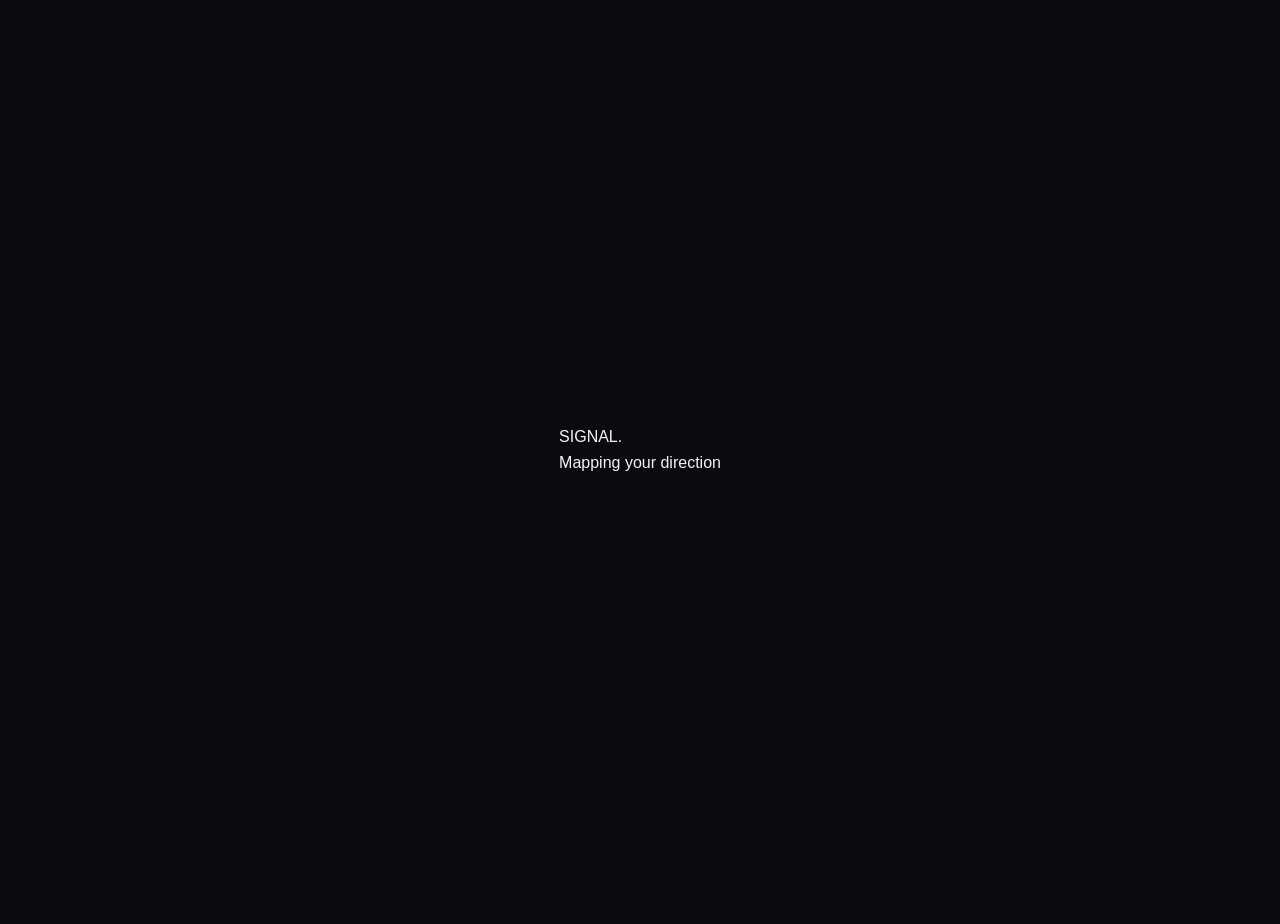
<file: frontend/applications.html>
<!DOCTYPE html>
<html lang="en">
<head>
<meta charset="UTF-8">
<meta name="viewport" content="width=device-width, initial-scale=1.0">
<title>Your Journey — SIGNAL.</title>
<link rel="stylesheet" href="styles.css">
<style>
*,*::before,*::after{box-sizing:border-box}
body{background:var(--bg-void)}
.page-wrapper{padding-top:88px;min-height:100vh}
.container{max-width:1100px;margin:0 auto;padding:0 24px 80px}

.journey-header{margin-bottom:36px;display:flex;justify-content:space-between;align-items:center;flex-wrap:wrap;gap:16px}
.journey-header h1{font-size:clamp(26px,4vw,40px);font-weight:800;color:var(--text-primary);margin:0}
.journey-header p{font-size:15px;color:var(--text-secondary);margin:4px 0 0}
.journey-count{font-size:15px;color:var(--text-secondary);padding:8px 16px;background:var(--glass-bg);border:1px solid var(--glass-border);border-radius:30px;backdrop-filter:var(--glass-blur)}
.journey-count strong{color:var(--color-trust);font-weight:700;font-family:JetBrains Mono,monospace}

/* Filter Bar */
.filter-bar{display:flex;gap:8px;flex-wrap:wrap;margin-bottom:24px}
.filter-pill{padding:8px 18px;background:var(--glass-bg);border:1px solid var(--glass-border);border-radius:30px;color:var(--text-secondary);font-size:14px;font-weight:500;cursor:pointer;transition:all 0.2s;backdrop-filter:var(--glass-blur)}
.filter-pill:hover,.filter-pill.active{background:var(--color-trust-dim);border-color:var(--color-trust);color:var(--color-trust)}
.filter-pill .count{font-family:JetBrains Mono,monospace;font-size:12px;margin-left:4px}

/* Card Grid */
.card-list{display:flex;flex-direction:column;gap:12px}

.app-card{display:flex;align-items:stretch;background:var(--glass-bg);border:1px solid var(--glass-border);border-radius:14px;overflow:hidden;opacity:0;transform:translateY(12px);transition:all 0.3s var(--ease-out);backdrop-filter:var(--glass-blur)}
.app-card:hover{transform:translateY(-2px);box-shadow:0 16px 40px rgba(0,0,0,0.3)}
.app-card.visible{opacity:1;transform:translateY(0)}
.app-card.rejected{opacity:0.6}
.app-card.rejected:hover{opacity:0.8}

.status-bar{width:5px;flex-shrink:0;background:var(--color-trust);transition:background 0.2s}
.status-new {background:#94a3b8}
.status-viewed{background:#3b82f6}
.status-interested,.status-applied{background:#10b981}
.status-interviewing,.status-screening{background:#a855f7}
.status-offered,.status-offer{background:#00ff88}
.status-rejected{background:#ef4444}

.card-body{flex:1;padding:18px 20px;cursor:pointer}
.card-top{display:flex;justify-content:space-between;align-items:flex-start;gap:16px;flex-wrap:wrap}
.card-title{font-size:17px;font-weight:700;color:var(--text-primary);margin:0 0 2px}
.card-company{font-size:14px;color:var(--text-secondary);margin:0}
.card-meta{display:flex;gap:16px;flex-wrap:wrap;margin-top:8px}
.card-meta span{font-size:13px;color:var(--text-muted)}
.card-meta span strong{color:var(--text-primary);font-family:JetBrains Mono,monospace}

.card-right{display:flex;flex-direction:column;align-items:flex-end;justify-content:space-between;text-align:right;padding:18px 20px 18px 0;gap:8px;min-width:90px}
.fit-score{font-size:26px;font-weight:800;font-family:JetBrains Mono,monospace;line-height:1}
.fit-score.hi{color:var(--color-growth)}
.fit-score.mid{color:var(--color-trust)}
.fit-score.lo{color:var(--text-muted)}
.status-badge{padding:4px 12px;border-radius:20px;font-size:11px;font-weight:600;text-transform:uppercase;letter-spacing:0.08em}

/* Recovery */
.recovery-card{background:rgba(239,68,68,0.12);border:1px solid rgba(239,68,68,0.25);border-radius:14px;padding:20px 24px;margin-bottom:20px;text-align:center}
.recovery-title{font-size:17px;font-weight:700;color:var(--color-recovery);margin:0 0 8px}
.recovery-text{font-size:14px;color:var(--text-secondary);margin:0 0 12px}
.recovery-tips{display:flex;flex-direction:column;gap:6px;margin-top:12px;text-align:left}
.recovery-tip{display:flex;align-items:center;gap:10px;font-size:14px;color:var(--text-primary)}
.recovery-tip::before{content:'→';color:var(--color-growth);font-weight:700}

/* Offer Banner */
.offer-banner{background:linear-gradient(135deg,rgba(251,191,36,0.15),rgba(0,255,136,0.08));border:1px solid rgba(251,191,36,0.3);border-radius:16px;padding:24px;text-align:center;margin-bottom:24px;display:none}
.offer-banner.show{display:block;animation:glow-in 0.6s var(--ease-out)}
@keyframes glow-in{from{opacity:0;transform:scale(0.96)}to{opacity:1;transform:scale(1)}}
.offer-banner h2{font-size:24px;font-weight:800;color:var(--color-achievement);margin:0 0 8px}
.offer-banner p{font-size:16px;color:var(--text-secondary);margin:0}
.offer-banner strong{color:var(--color-achievement)}
.offer-company{font-size:14px;color:var(--text-muted);margin-top:6px}

/* Empty State */
.empty-state{text-align:center;padding:80px 24px}
.empty-icon{font-size:64px;opacity:0.4;margin-bottom:20px}
.empty-title{font-size:28px;font-weight:700;color:var(--text-primary);margin:0 0 12px}
.empty-sub{font-size:16px;color:var(--text-secondary);margin:0 0 28px}
.empty-cta{display:inline-block;padding:14px 28px;background:linear-gradient(135deg,var(--color-trust),var(--color-growth));border-radius:12px;color:#fff;font-size:15px;font-weight:600;text-decoration:none;transition:all 0.2s}
.empty-cta:hover{transform:translateY(-2px);box-shadow:0 8px 24px var(--color-trust-glow)}

/* Stage dots visualization */
.stage-dots{display:flex;gap:4px;margin-top:8px}
.stage-dot{width:6px;height:6px;border-radius:50%;background:rgba(255,255,255,0.1)}
.stage-dot.active{background:var(--color-trust)}
.stage-dot.interviewing{background:#a855f7}
.stage-dot.offered{background:#00ff88}

/* Silence alert */
.silence-alert{background:rgba(251,191,36,0.08);border:1px solid rgba(251,191,36,0.2);border-radius:12px;padding:14px 18px;margin-bottom:20px;display:none}
.silence-alert.show{display:flex;align-items:center;gap:14px}
.silence-alert .icon{font-size:22px;flex-shrink:0}
.silence-alert .text{font-size:14px;color:var(--text-secondary)}
.silence-alert .text strong{color:var(--color-achievement)}
.silence-alert .cta{padding:8px 16px;background:transparent;border:1px solid var(--color-achievement);border-radius:8px;color:var(--color-achievement);font-size:13px;font-weight:500;cursor:pointer;font-family:Inter,sans-serif;white-space:nowrap;transition:all 0.2s}
.silence-alert .cta:hover{background:var(--color-achievement-dim)}

@media(max-width:600px){.card-right{padding:12px;min-width:70px}.fit-score{font-size:20px}}
</style>
</head>
<body>

<div id="loading">
  <div class="loading-content">
    <div class="loading-logo">SIGNAL<span class="loading-dot">.</span></div>
    <div class="loading-text">Loading your journey<span class="loading-dots"></span></div>
  </div>
</div>

<nav class="nav">
  <div class="nav-inner">
    <a href="index.html" class="logo-link"><span class="logo">SIGNAL<span class="logo-accent">.</span></span></a>
    <div class="nav-links">
      <a href="assessment.html">Assessment</a>
      <a href="probability.html">Dashboard</a>
      <a href="coach.html">Coach</a>
      <a href="applications.html" class="active">Tracker</a>
    </div>
    <button class="nav-toggle" aria-label="Menu"><span></span><span></span><span></span></button>
  </div>
</nav>

<main class="page-wrapper">
  <div class="container">

    <div class="journey-header animate-in">
      <div>
        <h1>Your Journey</h1>
        <p>Every step forward counts.</p>
      </div>
      <div class="journey-count">
        <strong>7</strong> roles in motion
      </div>
    </div>

    <!-- Offer Banner -->
    <div class="offer-banner" id="offerBanner">
      <div>
        <h2>You have an offer.</h2>
        <p>HealthTech Systems sees what we see. <strong>You're the one.</strong></p>
        <div class="offer-company">CAIO — HealthTech Systems · $280K — $320K</div>
      </div>
    </div>

    <!-- Silence Alert -->
    <div class="silence-alert" id="silenceAlert">
      <div class="icon">&#9201;</div>
      <div class="text"><strong>3 roles haven't moved in 7+ days.</strong> A follow-up message can help.</div>
      <button class="cta">Send follow-up &rarr;</button>
    </div>

    <!-- Filters -->
    <div class="filter-bar" id="filterBar">
      <div class="filter-pill active" data-filter="all">All <span class="count">7</span></div>
      <div class="filter-pill" data-filter="applied">Applied <span class="count">4</span></div>
      <div class="filter-pill" data-filter="interviewing">Interviewing <span class="count">2</span></div>
      <div class="filter-pill" data-filter="offered">Offer <span class="count">1</span></div>
      <div class="filter-pill" data-filter="rejected">Not a match <span class="count">1</span></div>
    </div>

    <!-- Card List -->
    <div class="card-list" id="cardList"></div>

    <!-- Recovery Card (shown when "Not a match" filter active) -->
    <div class="recovery-card" id="recoveryCard" style="display:none">
      <div class="recovery-title">Not this time. Here's what to try instead.</div>
      <div class="recovery-text" id="recoveryText">Consider these adjustments to improve your match rate.</div>
      <div class="recovery-tips" id="recoveryTips"></div>
    </div>

  </div>
</main>

<!-- Add Application Modal -->
<div id="addAppModal" style="display:none;position:fixed;inset:0;z-index:9999;background:rgba(0,0,0,0.7);backdrop-filter:blur(8px);align-items:center;justify-content:center;padding:20px">
  <div style="background:var(--bg-void);border:1px solid var(--glass-border);border-radius:16px;padding:28px;max-width:480px;width:100%;max-height:90vh;overflow-y:auto">
    <h3 style="margin:0 0 20px;font-size:20px;font-weight:700;color:var(--text-primary)">Add New Application</h3>
    <form id="addAppForm">
      <div style="margin-bottom:14px">
        <label style="display:block;font-size:12px;color:var(--text-secondary);margin-bottom:6px;font-weight:500">Job Title</label>
        <input type="text" id="appTitle" required style="width:100%;padding:10px 14px;background:var(--glass-bg);border:1px solid var(--glass-border);border-radius:10px;color:var(--text-primary);font-size:14px;font-family:Inter,sans-serif;outline:none" placeholder="e.g. Chief AI Officer">
      </div>
      <div style="margin-bottom:14px">
        <label style="display:block;font-size:12px;color:var(--text-secondary);margin-bottom:6px;font-weight:500">Company</label>
        <input type="text" id="appCompany" required style="width:100%;padding:10px 14px;background:var(--glass-bg);border:1px solid var(--glass-border);border-radius:10px;color:var(--text-primary);font-size:14px;font-family:Inter,sans-serif;outline:none" placeholder="e.g. HealthTech Systems">
      </div>
      <div style="display:flex;gap:12px;margin-bottom:14px">
        <div style="flex:1">
          <label style="display:block;font-size:12px;color:var(--text-secondary);margin-bottom:6px;font-weight:500">Location</label>
          <input type="text" id="appLocation" style="width:100%;padding:10px 14px;background:var(--glass-bg);border:1px solid var(--glass-border);border-radius:10px;color:var(--text-primary);font-size:14px;font-family:Inter,sans-serif;outline:none" placeholder="e.g. Remote">
        </div>
        <div style="flex:1">
          <label style="display:block;font-size:12px;color:var(--text-secondary);margin-bottom:6px;font-weight:500">Type</label>
          <select id="appLocationType" style="width:100%;padding:10px 14px;background:var(--glass-bg);border:1px solid var(--glass-border);border-radius:10px;color:var(--text-primary);font-size:14px;font-family:Inter,sans-serif;outline:none">
            <option value="Remote">Remote</option>
            <option value="Hybrid">Hybrid</option>
            <option value="On-site">On-site</option>
          </select>
        </div>
      </div>
      <div style="display:flex;gap:12px;margin-bottom:14px">
        <div style="flex:1">
          <label style="display:block;font-size:12px;color:var(--text-secondary);margin-bottom:6px;font-weight:500">Salary Min</label>
          <input type="number" id="appSalaryMin" style="width:100%;padding:10px 14px;background:var(--glass-bg);border:1px solid var(--glass-border);border-radius:10px;color:var(--text-primary);font-size:14px;font-family:Inter,sans-serif;outline:none" placeholder="150000">
        </div>
        <div style="flex:1">
          <label style="display:block;font-size:12px;color:var(--text-secondary);margin-bottom:6px;font-weight:500">Salary Max</label>
          <input type="number" id="appSalaryMax" style="width:100%;padding:10px 14px;background:var(--glass-bg);border:1px solid var(--glass-border);border-radius:10px;color:var(--text-primary);font-size:14px;font-family:Inter,sans-serif;outline:none" placeholder="200000">
        </div>
      </div>
      <div style="margin-bottom:20px">
        <label style="display:block;font-size:12px;color:var(--text-secondary);margin-bottom:6px;font-weight:500">Status</label>
        <select id="appStatus" style="width:100%;padding:10px 14px;background:var(--glass-bg);border:1px solid var(--glass-border);border-radius:10px;color:var(--text-primary);font-size:14px;font-family:Inter,sans-serif;outline:none">
          <option value="new">New</option>
          <option value="applied">Applied</option>
          <option value="interviewing">Interviewing</option>
          <option value="offered">Offered</option>
          <option value="rejected">Not a match</option>
        </select>
      </div>
      <div style="display:flex;gap:10px;justify-content:flex-end">
        <button type="button" id="cancelAddApp" style="padding:10px 20px;background:transparent;border:1px solid var(--glass-border);border-radius:10px;color:var(--text-secondary);font-size:14px;font-weight:500;cursor:pointer;font-family:Inter,sans-serif">Cancel</button>
        <button type="submit" style="padding:10px 24px;background:linear-gradient(135deg,var(--color-trust),var(--color-growth));border:none;border-radius:10px;color:#fff;font-size:14px;font-weight:600;cursor:pointer;font-family:Inter,sans-serif">Add Application</button>
      </div>
    </form>
  </div>
</div>

<!-- Status Change Modal -->
<div id="statusModal" style="display:none;position:fixed;inset:0;z-index:9999;background:rgba(0,0,0,0.7);backdrop-filter:blur(8px);align-items:center;justify-content:center;padding:20px">
  <div style="background:var(--bg-void);border:1px solid var(--glass-border);border-radius:16px;padding:28px;max-width:360px;width:100%">
    <h3 style="margin:0 0 16px;font-size:18px;font-weight:700;color:var(--text-primary)">Update Status</h3>
    <p id="statusModalAppName" style="margin:0 0 16px;font-size:14px;color:var(--text-secondary)"></p>
    <div style="display:flex;flex-direction:column;gap:8px;margin-bottom:20px">
      <button class="status-change-btn" data-status="new" style="padding:10px 16px;background:var(--glass-bg);border:1px solid var(--glass-border);border-radius:10px;color:var(--text-primary);font-size:14px;font-weight:500;cursor:pointer;font-family:Inter,sans-serif;text-align:left">New</button>
      <button class="status-change-btn" data-status="applied" style="padding:10px 16px;background:var(--glass-bg);border:1px solid var(--glass-border);border-radius:10px;color:var(--text-primary);font-size:14px;font-weight:500;cursor:pointer;font-family:Inter,sans-serif;text-align:left">Applied</button>
      <button class="status-change-btn" data-status="interviewing" style="padding:10px 16px;background:var(--glass-bg);border:1px solid var(--glass-border);border-radius:10px;color:var(--text-primary);font-size:14px;font-weight:500;cursor:pointer;font-family:Inter,sans-serif;text-align:left">Interviewing</button>
      <button class="status-change-btn" data-status="offered" style="padding:10px 16px;background:rgba(0,255,136,0.1);border:1px solid rgba(0,255,136,0.3);border-radius:10px;color:#00ff88;font-size:14px;font-weight:500;cursor:pointer;font-family:Inter,sans-serif;text-align:left">Offered</button>
      <button class="status-change-btn" data-status="rejected" style="padding:10px 16px;background:rgba(239,68,68,0.1);border:1px solid rgba(239,68,68,0.3);border-radius:10px;color:#ef4444;font-size:14px;font-weight:500;cursor:pointer;font-family:Inter,sans-serif;text-align:left">Not a match</button>
    </div>
    <button id="cancelStatusModal" style="width:100%;padding:10px;background:transparent;border:1px solid var(--glass-border);border-radius:10px;color:var(--text-secondary);font-size:14px;font-weight:500;cursor:pointer;font-family:Inter,sans-serif">Cancel</button>
  </div>
</div>

<script src="app.js"></script>
<script>
(function() {
  'use strict';

  var APPS_KEY = 'signal_applications';
  var currentFilter = 'all';
  var currentStatusAppId = null;
  var userProfile = null;

  // ─── 1. Check user authentication ───
  function checkAuth() {
    var stored = localStorage.getItem('signal_user_data');
    if (!stored) {
      window.location.href = 'assessment.html';
      return false;
    }
    try {
      userProfile = JSON.parse(stored);
    } catch(e) {
      window.location.href = 'assessment.html';
      return false;
    }
    return true;
  }

  // ─── 2. Generate default applications ───
  function generateDefaultApplications(profile) {
    var skills = profile.skills || [];
    var salaryMin = profile.target_salary_min || 100000;
    var salaryMax = profile.target_salary_max || 200000;
    var location = profile.location_preference || 'any';
    var title = profile.title || 'AI Leader';

    var companies = [
      { name: 'HealthTech Systems', industry: 'healthcare' },
      { name: 'MedMind AI', industry: 'healthcare' },
      { name: 'CareNet Health', industry: 'healthcare' },
      { name: 'BrightPath Ventures', industry: 'tech' },
      { name: 'Clara Health', industry: 'healthcare' },
      { name: 'Apex Intelligence', industry: 'tech' },
      { name: 'NovaStar AI', industry: 'tech' },
      { name: 'DataBridge Corp', industry: 'enterprise' },
      { name: 'TechForge Labs', industry: 'tech' },
      { name: 'McKinley Partners', industry: 'consulting' }
    ];

    var titles = [
      'Chief AI Officer',
      'VP of AI Strategy',
      'Director of AI Products',
      'Senior AI Product Manager',
      'Head of AI Implementation',
      'AI Strategy Consultant',
      'Director of Machine Learning',
      'VP of AI Engineering'
    ];

    var locations = ['Remote', 'Hybrid', 'On-site'];
    var preferredLoc = location === 'any' ? 'Remote' : location;

    var statusWeights = ['new', 'new', 'applied', 'applied', 'applied', 'interviewing', 'interviewing', 'offered', 'rejected'];
    var now = Date.now();
    var dayMs = 86400000;

    var apps = [];
    var numApps = 5 + Math.floor(Math.random() * 3); // 5-7 apps

    for (var i = 0; i < numApps; i++) {
      var company = companies[i % companies.length];
      var appTitle = titles[i % titles.length];
      var status = statusWeights[i % statusWeights.length];
      var locType = locations[i % locations.length];

      // Vary salary based on title seniority
      var baseSalary = 150000 + (i * 20000);
      var salMin = Math.round((baseSalary + Math.random() * 30000) / 1000) * 1000;
      var salMax = salMin + 40000 + Math.floor(Math.random() * 40000);

      // Fit score based on skill match
      var fitBase = 65 + Math.floor(Math.random() * 25);
      if (skills.length > 0) {
        // Boost if title matches
        if (appTitle.toLowerCase().indexOf(title.toLowerCase().split(' ')[0]) !== -1) {
          fitBase += 10;
        }
      }
      var fitScore = Math.min(98, fitBase);

      // Applied date - vary from 1-14 days ago
      var daysAgo = 1 + Math.floor(Math.random() * 13);
      var appliedDate = new Date(now - daysAgo * dayMs).toISOString();

      apps.push({
        id: 'app-' + Date.now() + '-' + i + '-' + Math.random().toString(36).substr(2, 5),
        title: appTitle,
        company: company.name,
        location: locType,
        locationType: locType,
        salaryMin: salMin,
        salaryMax: salMax,
        status: status,
        fitScore: fitScore,
        appliedDate: appliedDate,
        lastStatusChange: appliedDate,
        notes: ''
      });
    }

    return apps;
  }

  // ─── 3. Initialize or load applications ───
  function loadApplications() {
    var stored = localStorage.getItem(APPS_KEY);
    if (stored) {
      try {
        return JSON.parse(stored);
      } catch(e) {
        return null;
      }
    }
    return null;
  }

  function saveApplications(apps) {
    localStorage.setItem(APPS_KEY, JSON.stringify(apps));
  }

  function initApplications() {
    var apps = loadApplications();
    if (!apps || apps.length === 0) {
      apps = generateDefaultApplications(userProfile);
      saveApplications(apps);
    }
    return apps;
  }

  // ─── 4. Format helpers ───
  function formatSalary(min, max) {
    var fmt = function(n) {
      return '$' + (n / 1000) + 'K';
    };
    return fmt(min) + ' — ' + fmt(max);
  }

  function formatDate(isoString) {
    var date = new Date(isoString);
    var now = new Date();
    var diffMs = now - date;
    var diffDays = Math.floor(diffMs / 86400000);

    if (diffDays === 0) return 'Today';
    if (diffDays === 1) return '1 day ago';
    if (diffDays < 7) return diffDays + ' days ago';
    if (diffDays < 14) return '1 week ago';
    return diffDays + ' days ago';
  }

  function getStatusClass(status) {
    var map = {
      'new': 'status-new',
      'viewed': 'status-viewed',
      'applied': 'status-interested',
      'interested': 'status-interested',
      'interviewing': 'status-interviewing',
      'screening': 'status-interviewing',
      'offered': 'status-offered',
      'offer': 'status-offered',
      'rejected': 'status-rejected'
    };
    return map[status] || 'status-new';
  }

  function getStatusLabel(status) {
    var map = {
      'new': 'New',
      'viewed': 'Viewed',
      'applied': 'Applied',
      'interested': 'In Review',
      'interviewing': 'Interviewing',
      'screening': 'Screening',
      'offered': 'Offered',
      'offer': 'Offered',
      'rejected': 'Not a match'
    };
    return map[status] || status;
  }

  function getFitClass(score) {
    if (score >= 80) return 'hi';
    if (score >= 70) return 'mid';
    return 'lo';
  }

  function getStatusBadgeStyle(status) {
    var styles = {
      'new': 'background:var(--color-trust-dim);color:var(--color-trust);border:1px solid rgba(59,130,246,0.3)',
      'viewed': 'background:rgba(59,130,246,0.15);color:#3b82f6;border:1px solid rgba(59,130,246,0.3)',
      'applied': 'background:rgba(16,185,129,0.15);color:#10b981;border:1px solid rgba(16,185,129,0.3)',
      'interested': 'background:rgba(16,185,129,0.15);color:#10b981;border:1px solid rgba(16,185,129,0.3)',
      'interviewing': 'background:rgba(168,85,247,0.15);color:#a855f7;border:1px solid rgba(168,85,247,0.3)',
      'screening': 'background:rgba(168,85,247,0.15);color:#a855f7;border:1px solid rgba(168,85,247,0.3)',
      'offered': 'background:rgba(0,255,136,0.15);color:#00ff88;border:1px solid rgba(0,255,136,0.3)',
      'offer': 'background:rgba(0,255,136,0.15);color:#00ff88;border:1px solid rgba(0,255,136,0.3)',
      'rejected': 'background:rgba(239,68,68,0.15);color:#ef4444;border:1px solid rgba(239,68,68,0.3)'
    };
    return styles[status] || styles['new'];
  }

  function getStageDotsHTML(status) {
    var activeCount = 2;
    if (status === 'interviewing' || status === 'screening') activeCount = 3;
    if (status === 'offered' || status === 'offer') activeCount = 5;
    if (status === 'rejected') activeCount = 0;

    var html = '<div class="stage-dots">';
    for (var i = 0; i < 5; i++) {
      var cls = 'stage-dot';
      if (i < activeCount) cls += ' active';
      if (i === 2 && (status === 'interviewing' || status === 'screening')) cls += ' interviewing';
      if (i === 4 && (status === 'offered' || status === 'offer')) cls += ' offered';
      html += '<div class="' + cls + '"></div>';
    }
    html += '</div>';
    return html;
  }

  // ─── 5. Render cards ───
  function renderCards(apps) {
    var cardList = document.getElementById('cardList');
    cardList.innerHTML = '';

    apps.forEach(function(app, index) {
      var card = document.createElement('div');
      card.className = 'app-card';
      if (app.status === 'rejected') card.classList.add('rejected');
      card.dataset.status = app.status;
      card.dataset.id = app.id;
      card.style.transitionDelay = (index * 60) + 'ms';

      var statusLabel = getStatusLabel(app.status);
      var statusClass = getStatusClass(app.status);
      var fitClass = getFitClass(app.fitScore);
      var badgeStyle = getStatusBadgeStyle(app.status);
      var stageDots = getStageDotsHTML(app.status);

      card.innerHTML =
        '<div class="status-bar ' + statusClass + '"></div>' +
        '<div class="card-body" onclick="openStatusModal(\'' + app.id + '\')">' +
          '<div class="card-top">' +
            '<div>' +
              '<div class="card-title">' + app.title + '</div>' +
              '<div class="card-company">' + app.company + '</div>' +
              '<div class="card-meta">' +
                '<span><strong>' + app.locationType + '</strong></span>' +
                '<span>' + formatSalary(app.salaryMin, app.salaryMax) + '</span>' +
                '<span>' + formatDate(app.appliedDate) + '</span>' +
              '</div>' +
              stageDots +
            '</div>' +
          '</div>' +
        '</div>' +
        '<div class="card-right">' +
          '<div class="fit-score ' + fitClass + '">' + app.fitScore + '%</div>' +
          '<div class="status-badge" style="' + badgeStyle + '">' + statusLabel + '</div>' +
        '</div>';

      cardList.appendChild(card);
    });

    // Re-observe for animations
    var obs = new IntersectionObserver(function(entries) {
      entries.forEach(function(e) {
        if (e.isIntersecting) {
          e.target.classList.add('visible');
          obs.unobserve(e.target);
        }
      });
    }, { threshold: 0.05 });

    cardList.querySelectorAll('.app-card').forEach(function(el) {
      obs.observe(el);
    });

    updateCounts(apps);
    checkBanners(apps);
    updateRecoveryCard(apps);
  }

  // ─── 6. Update filter counts ───
  function updateCounts(apps) {
    var counts = { all: apps.length, applied: 0, interviewing: 0, offered: 0, rejected: 0 };

    apps.forEach(function(app) {
      if (app.status === 'interviewing' || app.status === 'screening') {
        counts.interviewing++;
      } else if (app.status === 'offered' || app.status === 'offer') {
        counts.offered++;
      } else if (app.status === 'rejected') {
        counts.rejected++;
      } else {
        counts.applied++;
      }
    });

    document.querySelectorAll('.filter-pill').forEach(function(pill) {
      var filter = pill.dataset.filter;
      if (counts[filter] !== undefined) {
        pill.querySelector('.count').textContent = counts[filter];
      }
    });

    var countEl = document.querySelector('.journey-count strong');
    if (countEl) {
      countEl.textContent = apps.length;
    }
  }

  // ─── 7. Check banners ───
  function checkBanners(apps) {
    var hasOffer = false;
    var silentApps = 0;
    var sevenDaysMs = 7 * 86400000;
    var now = Date.now();

    apps.forEach(function(app) {
      if (app.status === 'offered' || app.status === 'offer') hasOffer = true;
      if (app.status !== 'rejected' && app.status !== 'offered' && app.status !== 'offer') {
        var lastChange = new Date(app.lastStatusChange || app.appliedDate).getTime();
        if (now - lastChange >= sevenDaysMs) silentApps++;
      }
    });

    var offerBanner = document.getElementById('offerBanner');
    var silenceAlert = document.getElementById('silenceAlert');

    if (hasOffer) {
      offerBanner.classList.add('show');
      // Update offer banner content
      var offeredApp = apps.find(function(a) { return a.status === 'offered' || a.status === 'offer'; });
      if (offeredApp) {
        offerBanner.querySelector('p strong').textContent = 'You\'re the one.';
        offerBanner.querySelector('.offer-company').textContent = offeredApp.title + ' — ' + offeredApp.company + ' · ' + formatSalary(offeredApp.salaryMin, offeredApp.salaryMax);
      }
    } else {
      offerBanner.classList.remove('show');
    }

    if (silentApps > 0) {
      silenceAlert.classList.add('show');
      silenceAlert.querySelector('.text strong').textContent = silentApps + ' role' + (silentApps > 1 ? 's' : '') + ' haven\'t moved in 7+ days.';
    } else {
      silenceAlert.classList.remove('show');
    }
  }

  // ─── 8. Update recovery card ───
  function updateRecoveryCard(apps) {
    var recoveryCard = document.getElementById('recoveryCard');
    if (currentFilter !== 'rejected') {
      recoveryCard.style.display = 'none';
      return;
    }

    var rejectedApp = apps.find(function(a) { return a.status === 'rejected'; });
    if (!rejectedApp) {
      recoveryCard.style.display = 'none';
      return;
    }

    recoveryCard.style.display = 'block';
    var tipsContainer = document.getElementById('recoveryTips');
    tipsContainer.innerHTML = '';

    // Find better matches
    var betterApps = apps.filter(function(a) {
      return a.status !== 'rejected' && a.fitScore > rejectedApp.fitScore;
    }).sort(function(a, b) { return b.fitScore - a.fitScore; }).slice(0, 3);

    betterApps.forEach(function(app) {
      var tip = document.createElement('div');
      tip.className = 'recovery-tip';
      tip.textContent = 'Apply to ' + app.title + ' at ' + app.company + ' — ' + app.fitScore + '% fit. Strong match for your profile.';
      tipsContainer.appendChild(tip);
    });

    if (betterApps.length === 0) {
      var tip = document.createElement('div');
      tip.className = 'recovery-tip';
      tip.textContent = 'No strong matches found yet. Keep your profile updated to discover better roles.';
      tipsContainer.appendChild(tip);
    }
  }

  // ─── 9. Filter logic ───
  function filterCards(apps) {
    var cards = document.querySelectorAll('.app-card');
    var count = 0;

    cards.forEach(function(card) {
      var status = card.dataset.status;
      var show = currentFilter === 'all' ||
        (currentFilter === 'applied' && ['applied', 'interested', 'viewed', 'new'].includes(status)) ||
        status === currentFilter;

      card.style.display = show ? 'flex' : 'none';
      if (show) count++;
    });

    updateRecoveryCard(apps);
  }

  // ─── 10. Status modal ───
  window.openStatusModal = function(appId) {
    currentStatusAppId = appId;
    var apps = loadApplications() || [];
    var app = apps.find(function(a) { return a.id === appId; });
    if (!app) return;

    document.getElementById('statusModalAppName').textContent = app.title + ' at ' + app.company;
    document.getElementById('statusModal').style.display = 'flex';
  };

  function closeStatusModal() {
    document.getElementById('statusModal').style.display = 'none';
    currentStatusAppId = null;
  }

  function updateAppStatus(newStatus) {
    var apps = loadApplications() || [];
    var idx = apps.findIndex(function(a) { return a.id === currentStatusAppId; });
    if (idx === -1) return;

    apps[idx].status = newStatus;
    apps[idx].lastStatusChange = new Date().toISOString();
    saveApplications(apps);
    renderCards(apps);
    closeStatusModal();
  }

  // ─── 11. Add application modal ───
  function openAddModal() {
    document.getElementById('addAppModal').style.display = 'flex';
    document.getElementById('appTitle').focus();
  }

  function closeAddModal() {
    document.getElementById('addAppModal').style.display = 'none';
    document.getElementById('addAppForm').reset();
  }

  function addApplication(appData) {
    var apps = loadApplications() || [];
    var newApp = {
      id: 'app-' + Date.now() + '-' + Math.random().toString(36).substr(2, 5),
      title: appData.title,
      company: appData.company,
      location: appData.locationType,
      locationType: appData.locationType,
      salaryMin: parseInt(appData.salaryMin, 10) || 0,
      salaryMax: parseInt(appData.salaryMax, 10) || 0,
      status: appData.status,
      fitScore: 75 + Math.floor(Math.random() * 20),
      appliedDate: new Date().toISOString(),
      lastStatusChange: new Date().toISOString(),
      notes: ''
    };
    apps.unshift(newApp);
    saveApplications(apps);
    renderCards(apps);
    closeAddModal();
  }

  // ─── Init ───
  if (!checkAuth()) return;

  var applications = initApplications();

  // Loading screen
  window.addEventListener('load', function() {
    setTimeout(function() {
      var l = document.getElementById('loading');
      l.classList.add('loaded');
      setTimeout(function() { l.style.display = 'none'; }, 700);
    }, 600);
  });

  if (window.SignalV20) { window.SignalV20.Nav.init(); }

  // Render initial cards
  renderCards(applications);

  // Filter pills
  document.querySelectorAll('.filter-pill').forEach(function(pill) {
    pill.addEventListener('click', function() {
      document.querySelectorAll('.filter-pill').forEach(function(p) { p.classList.remove('active'); });
      this.classList.add('active');
      currentFilter = this.dataset.filter;
      filterCards(applications);
    });
  });

  // Add application button (inject into journey-header)
  var addBtn = document.createElement('button');
  addBtn.className = 'empty-cta';
  addBtn.style.cssText = 'padding:10px 20px;font-size:13px;margin-left:auto';
  addBtn.textContent = '+ Add Application';
  addBtn.addEventListener('click', openAddModal);
  document.querySelector('.journey-header').appendChild(addBtn);

  // Add modal form
  document.getElementById('addAppForm').addEventListener('submit', function(e) {
    e.preventDefault();
    addApplication({
      title: document.getElementById('appTitle').value.trim(),
      company: document.getElementById('appCompany').value.trim(),
      locationType: document.getElementById('appLocationType').value,
      salaryMin: document.getElementById('appSalaryMin').value,
      salaryMax: document.getElementById('appSalaryMax').value,
      status: document.getElementById('appStatus').value
    });
  });

  document.getElementById('cancelAddApp').addEventListener('click', closeAddModal);

  // Status modal buttons
  document.querySelectorAll('.status-change-btn').forEach(function(btn) {
    btn.addEventListener('click', function() {
      updateAppStatus(this.dataset.status);
    });
  });

  document.getElementById('cancelStatusModal').addEventListener('click', closeStatusModal);

  // Close modals on backdrop click
  document.getElementById('statusModal').addEventListener('click', function(e) {
    if (e.target === this) closeStatusModal();
  });

  document.getElementById('addAppModal').addEventListener('click', function(e) {
    if (e.target === this) closeAddModal();
  });

})();
</script>
</body>
</html>
</file>
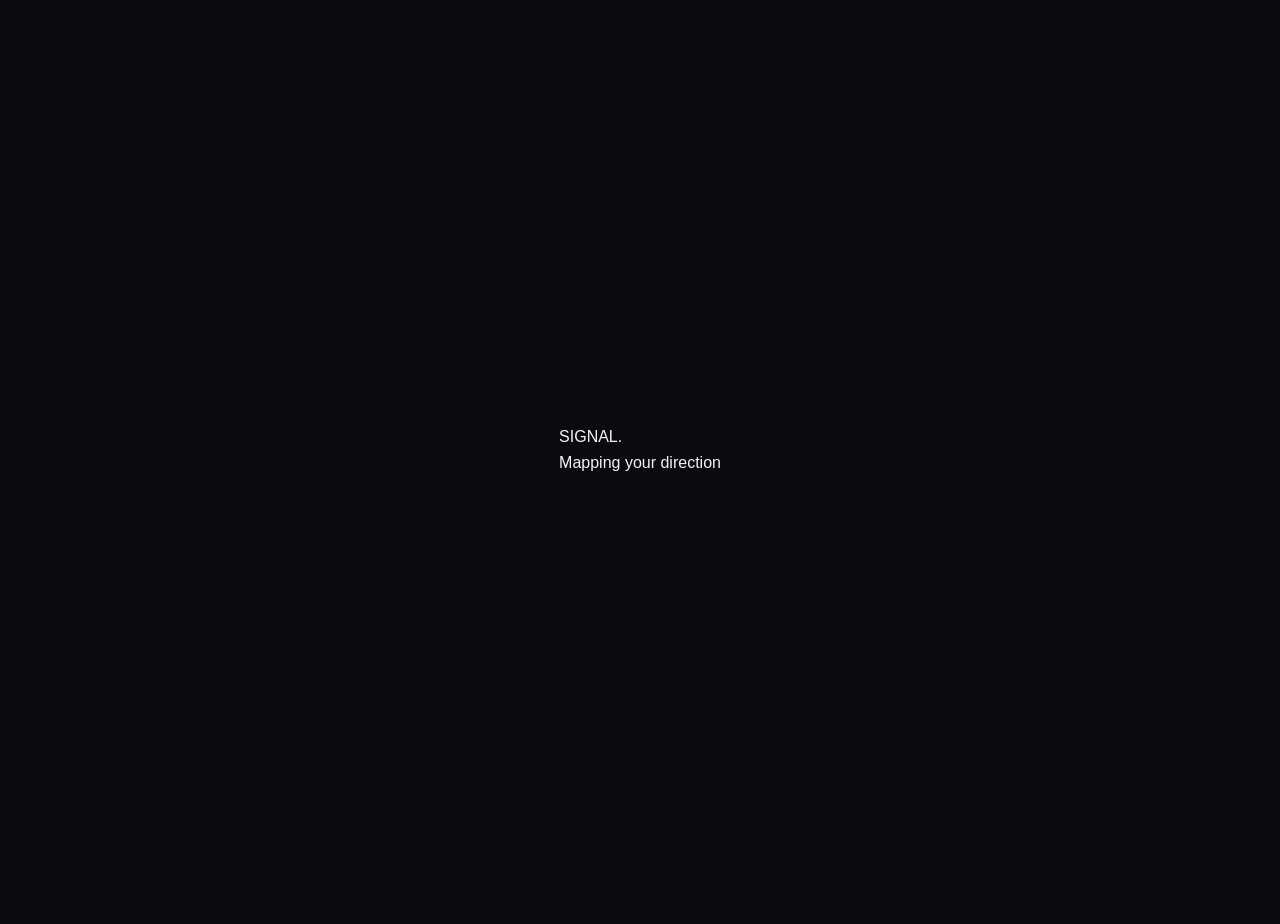
<file: frontend/assessment.html>
<!DOCTYPE html>
<html lang="en">
<head>
<meta charset="UTF-8">
<meta name="viewport" content="width=device-width, initial-scale=1.0">
<title>Assessment — SIGNAL.</title>
<link rel="stylesheet" href="styles.css">
<style>
  body { background: var(--bg-void); min-height: 100vh; }
  
  .page-wrapper {
    padding-top: 100px;
    min-height: 100vh;
    display: flex;
    flex-direction: column;
    align-items: center;
  }

  .page-header {
    text-align: center;
    margin-bottom: 48px;
    padding: 0 24px;
  }

  .page-header .logo-link { text-decoration: none; }

  .page-header h1 {
    font-size: clamp(32px, 5vw, 52px);
    font-weight: 800;
    letter-spacing: -0.03em;
    margin: 0 0 12px;
    background: linear-gradient(135deg, #f1f5f9 0%, #3b82f6 50%, #10b981 100%);
    -webkit-background-clip: text;
    -webkit-text-fill-color: transparent;
    background-clip: text;
  }

  .page-header p {
    color: var(--text-secondary);
    font-size: 18px;
    margin: 0;
  }

  .page-header p .highlight { color: var(--color-growth); font-weight: 600; }

  /* Progress Indicator */
  .progress-track {
    display: flex;
    align-items: center;
    gap: 0;
    margin-bottom: 56px;
  }

  .progress-dot {
    width: 12px;
    height: 12px;
    border-radius: 50%;
    background: var(--bg-surface-hover);
    border: 2px solid var(--bg-border);
    transition: all 0.4s var(--ease-out);
    position: relative;
  }

  .progress-dot.active {
    background: var(--color-growth);
    border-color: var(--color-growth);
    box-shadow: 0 0 12px var(--color-growth-glow);
  }

  .progress-connector {
    width: 60px;
    height: 2px;
    background: var(--bg-border);
    transition: background 0.4s;
  }

  .progress-connector.active { background: var(--color-growth); }

  /* Form Container */
  .form-container {
    width: 100%;
    max-width: 600px;
    padding: 0 24px 80px;
  }

  .form-section {
    display: none;
    animation: fadeInUp 0.5s var(--ease-out) forwards;
  }

  .form-section.active { display: block; }

  @keyframes fadeInUp {
    from { opacity: 0; transform: translateY(24px); }
    to { opacity: 1; transform: translateY(0); }
  }

  .section-label {
    font-size: 13px;
    font-weight: 600;
    letter-spacing: 0.12em;
    text-transform: uppercase;
    color: var(--color-trust);
    margin: 0 0 8px;
  }

  .section-headline {
    font-size: clamp(26px, 4vw, 36px);
    font-weight: 700;
    color: var(--text-primary);
    margin: 0 0 8px;
    line-height: 1.2;
  }

  .section-sub {
    font-size: 16px;
    color: var(--text-secondary);
    margin: 0 0 32px;
    line-height: 1.6;
  }

  /* Glass Input */
  .field-group {
    margin-bottom: 20px;
  }

  .field-label {
    display: block;
    font-size: 14px;
    font-weight: 500;
    color: var(--text-secondary);
    margin-bottom: 8px;
  }

  .glass-input {
    width: 100%;
    padding: 14px 18px;
    background: var(--glass-bg);
    border: 1px solid var(--glass-border);
    border-radius: 12px;
    color: var(--text-primary);
    font-size: 16px;
    font-family: Inter, sans-serif;
    transition: all 0.2s var(--ease-out);
    backdrop-filter: var(--glass-blur);
    box-sizing: border-box;
  }

  .glass-input::placeholder { color: var(--text-muted); }

  .glass-input:focus {
    outline: none;
    border-color: var(--color-trust);
    box-shadow: 0 0 0 3px var(--color-trust-dim);
  }

  /* Tag Input */
  .tag-container {
    display: flex;
    flex-wrap: wrap;
    gap: 8px;
    padding: 10px 14px;
    background: var(--glass-bg);
    border: 1px solid var(--glass-border);
    border-radius: 12px;
    min-height: 54px;
    cursor: text;
    transition: all 0.2s var(--ease-out);
    backdrop-filter: var(--glass-blur);
  }

  .tag-container:focus-within {
    border-color: var(--color-trust);
    box-shadow: 0 0 0 3px var(--color-trust-dim);
  }

  .tag {
    display: inline-flex;
    align-items: center;
    gap: 6px;
    padding: 4px 12px;
    background: var(--color-trust-dim);
    border: 1px solid var(--color-trust);
    border-radius: 20px;
    color: var(--color-trust);
    font-size: 13px;
    font-weight: 500;
    animation: tagPop 0.2s var(--ease-out);
  }

  @keyframes tagPop {
    from { transform: scale(0.7); opacity: 0; }
    to { transform: scale(1); opacity: 1; }
  }

  .tag .tag-remove {
    cursor: pointer;
    opacity: 0.7;
    transition: opacity 0.2s;
  }

  .tag .tag-remove:hover { opacity: 1; }

  .tag-input {
    border: none;
    background: transparent;
    color: var(--text-primary);
    font-size: 15px;
    font-family: Inter, sans-serif;
    outline: none;
    min-width: 120px;
    flex: 1;
  }

  .tag-input::placeholder { color: var(--text-muted); }

  /* Range Slider */
  .range-field { margin-bottom: 24px; }

  .range-display {
    display: flex;
    justify-content: space-between;
    align-items: center;
    margin-bottom: 12px;
  }

  .range-value {
    font-size: 20px;
    font-weight: 700;
    font-family: JetBrains Mono, monospace;
    color: var(--color-growth);
  }

  .range-track {
    position: relative;
    height: 6px;
    background: var(--bg-surface-hover);
    border-radius: 3px;
    margin-bottom: 8px;
  }

  .range-fill {
    position: absolute;
    left: 0;
    top: 0;
    height: 100%;
    background: linear-gradient(90deg, var(--color-trust), var(--color-growth));
    border-radius: 3px;
    transition: width 0.1s;
  }

  input[type="range"] {
    width: 100%;
    height: 6px;
    -webkit-appearance: none;
    appearance: none;
    background: transparent;
    position: relative;
    z-index: 2;
    margin-top: -6px;
    cursor: pointer;
  }

  input[type="range"]::-webkit-slider-thumb {
    -webkit-appearance: none;
    width: 22px;
    height: 22px;
    background: var(--color-growth);
    border-radius: 50%;
    cursor: pointer;
    box-shadow: 0 0 12px var(--color-growth-glow);
    transition: transform 0.2s var(--ease-out);
  }

  input[type="range"]::-webkit-slider-thumb:hover { transform: scale(1.2); }

  /* Radio Pills */
  .pill-group {
    display: flex;
    flex-wrap: wrap;
    gap: 10px;
  }

  .pill {
    position: relative;
  }

  .pill input { position: absolute; opacity: 0; width: 0; height: 0; }

  .pill-label {
    display: inline-block;
    padding: 10px 20px;
    background: var(--glass-bg);
    border: 1px solid var(--glass-border);
    border-radius: 30px;
    color: var(--text-secondary);
    font-size: 14px;
    font-weight: 500;
    cursor: pointer;
    transition: all 0.2s var(--ease-out);
    backdrop-filter: var(--glass-blur);
  }

  .pill input:checked + .pill-label {
    background: var(--color-trust-dim);
    border-color: var(--color-trust);
    color: var(--color-trust);
    box-shadow: 0 0 12px var(--color-trust-dim);
  }

  .pill-label:hover { border-color: var(--color-trust); color: var(--text-primary); }

  /* Checkbox Grid */
  .checkbox-grid {
    display: grid;
    grid-template-columns: 1fr 1fr;
    gap: 10px;
  }

  .check-item { position: relative; }

  .check-item input { position: absolute; opacity: 0; width: 0; height: 0; }

  .check-label {
    display: flex;
    align-items: center;
    gap: 12px;
    padding: 12px 16px;
    background: var(--glass-bg);
    border: 1px solid var(--glass-border);
    border-radius: 10px;
    color: var(--text-secondary);
    font-size: 14px;
    cursor: pointer;
    transition: all 0.2s var(--ease-out);
    backdrop-filter: var(--glass-blur);
  }

  .check-label::before {
    content: '';
    width: 18px;
    height: 18px;
    border: 2px solid var(--bg-border);
    border-radius: 4px;
    flex-shrink: 0;
    transition: all 0.2s;
  }

  .check-item input:checked + .check-label {
    background: var(--color-trust-dim);
    border-color: var(--color-trust);
    color: var(--text-primary);
  }

  .check-item input:checked + .check-label::before {
    background: var(--color-trust);
    border-color: var(--color-trust);
    background-image: url("data:image/svg+xml,%3Csvg xmlns='http://www.w3.org/2000/svg' viewBox='0 0 12 12'%3E%3Cpath d='M2 6l3 3 5-6' stroke='%23fff' stroke-width='2' fill='none' stroke-linecap='round' stroke-linejoin='round'/%3E%3C/svg%3E");
    background-size: 12px;
    background-position: center;
    background-repeat: no-repeat;
  }

  .check-label:hover { border-color: var(--color-trust); }

  /* Textarea */
  .glass-textarea {
    width: 100%;
    min-height: 100px;
    padding: 14px 18px;
    background: var(--glass-bg);
    border: 1px solid var(--glass-border);
    border-radius: 12px;
    color: var(--text-primary);
    font-size: 16px;
    font-family: Inter, sans-serif;
    resize: vertical;
    transition: all 0.2s var(--ease-out);
    backdrop-filter: var(--glass-blur);
    box-sizing: border-box;
  }

  .glass-textarea::placeholder { color: var(--text-muted); }

  .glass-textarea:focus {
    outline: none;
    border-color: var(--color-trust);
    box-shadow: 0 0 0 3px var(--color-trust-dim);
  }

  /* Review Card */
  .review-card {
    background: var(--glass-bg);
    border: 1px solid var(--glass-border);
    border-radius: 16px;
    padding: 24px;
    backdrop-filter: var(--glass-blur);
    margin-bottom: 24px;
  }

  .review-row {
    display: flex;
    justify-content: space-between;
    padding: 12px 0;
    border-bottom: 1px solid var(--bg-border);
  }

  .review-row:last-child { border-bottom: none; }

  .review-key {
    font-size: 13px;
    color: var(--text-muted);
    font-weight: 500;
    text-transform: uppercase;
    letter-spacing: 0.08em;
  }

  .review-val {
    font-size: 15px;
    color: var(--text-primary);
    font-weight: 500;
    text-align: right;
  }

  .review-val.tags {
    display: flex;
    flex-wrap: wrap;
    gap: 4px;
    justify-content: flex-end;
  }

  .mini-tag {
    padding: 2px 8px;
    background: var(--color-trust-dim);
    border-radius: 10px;
    font-size: 12px;
    color: var(--color-trust);
  }

  /* Action Row */
  .action-row {
    display: flex;
    gap: 12px;
    margin-top: 32px;
  }

  .btn-back {
    padding: 14px 24px;
    background: transparent;
    border: 1px solid var(--glass-border);
    border-radius: 12px;
    color: var(--text-secondary);
    font-size: 15px;
    font-weight: 500;
    cursor: pointer;
    transition: all 0.2s var(--ease-out);
    font-family: Inter, sans-serif;
  }

  .btn-back:hover { border-color: var(--text-primary); color: var(--text-primary); }

  .btn-next {
    flex: 1;
    padding: 16px 24px;
    background: linear-gradient(135deg, var(--color-trust) 0%, var(--color-growth) 100%);
    border: none;
    border-radius: 12px;
    color: #fff;
    font-size: 16px;
    font-weight: 600;
    cursor: pointer;
    transition: all 0.3s var(--ease-out);
    font-family: Inter, sans-serif;
    position: relative;
    overflow: hidden;
  }

  .btn-next::before {
    content: '';
    position: absolute;
    inset: 0;
    background: linear-gradient(135deg, var(--color-growth) 0%, var(--color-trust) 100%);
    opacity: 0;
    transition: opacity 0.3s;
  }

  .btn-next:hover::before { opacity: 1; }

  .btn-next span { position: relative; z-index: 1; }

  .btn-next:hover { transform: translateY(-2px); box-shadow: 0 8px 24px var(--color-trust-glow); }

  /* Celebration */
  .celebration-overlay {
    position: fixed;
    inset: 0;
    display: none;
    align-items: center;
    justify-content: center;
    z-index: 1000;
    background: rgba(10, 10, 15, 0.9);
    backdrop-filter: blur(8px);
  }

  .celebration-overlay.show { display: flex; }

  .celebration-card {
    text-align: center;
    animation: celebrateIn 0.6s var(--ease-out);
  }

  @keyframes celebrateIn {
    from { opacity: 0; transform: scale(0.8); }
    to { opacity: 1; transform: scale(1); }
  }

  .celebration-emji {
    font-size: 80px;
    margin-bottom: 24px;
    animation: celebrateEmji 1s var(--ease-out);
  }

  @keyframes celebrateEmji {
    0% { transform: scale(0) rotate(-20deg); }
    50% { transform: scale(1.2) rotate(10deg); }
    100% { transform: scale(1) rotate(0deg); }
  }

  .celebration-title {
    font-size: 32px;
    font-weight: 800;
    color: var(--text-primary);
    margin: 0 0 12px;
  }

  .celebration-sub {
    font-size: 18px;
    color: var(--color-growth);
    margin: 0;
  }

  /* Responsive */
  @media (max-width: 480px) {
    .checkbox-grid { grid-template-columns: 1fr; }
    .action-row { flex-direction: column; }
    .progress-connector { width: 30px; }
  }
</style>
</head>
<body>

<!-- Loading -->
<div id="loading">
  <div class="loading-content">
    <div class="loading-logo">SIGNAL<span class="loading-dot">.</span></div>
    <div class="loading-text">Mapping your direction<span class="loading-dots"></span></div>
  </div>
</div>

<!-- Nav -->
<nav class="nav">
  <div class="nav-inner">
    <a href="index.html" class="logo-link">
      <span class="logo">SIGNAL<span class="logo-accent">.</span></span>
    </a>
    <div class="nav-links">
      <a href="assessment.html" class="active">Assessment</a>
      <a href="probability.html">Dashboard</a>
      <a href="coach.html">Coach</a>
      <a href="applications.html">Tracker</a>
    </div>
    <button class="nav-toggle" aria-label="Menu">
      <span></span><span></span><span></span>
    </button>
  </div>
</nav>

<!-- Page -->
<main class="page-wrapper">
  <header class="page-header animate-in">
    <div class="logo-link">
      <h1>What's your starting point?</h1>
    </div>
    <p>Tell us who you are. <span class="highlight">Not just what you've done.</span></p>
  </header>

  <!-- Progress -->
  <div class="progress-track" id="progressTrack" aria-label="Form progress">
    <div class="progress-dot active" id="dot1"></div>
    <div class="progress-connector" id="conn1"></div>
    <div class="progress-dot" id="dot2"></div>
    <div class="progress-connector" id="conn2"></div>
    <div class="progress-dot" id="dot3"></div>
    <div class="progress-connector" id="conn3"></div>
    <div class="progress-dot" id="dot4"></div>
    <div class="progress-connector" id="conn4"></div>
    <div class="progress-dot" id="dot5"></div>
  </div>

  <!-- Form -->
  <div class="form-container">

    <!-- Section 1: Who -->
    <div class="form-section active" id="section1" data-section="1">
      <div class="section-label">Step 1 of 5</div>
      <h2 class="section-headline">Who are you?</h2>
      <p class="section-sub">Start with your name and how to reach you.</p>

      <div class="field-group">
        <label class="field-label" for="field-name">Your name</label>
        <input class="glass-input" type="text" id="field-name" placeholder="Full name" autocomplete="name">
      </div>
      <div class="field-group">
        <label class="field-label" for="field-email">Email address</label>
        <input class="glass-input" type="email" id="field-email" placeholder="you@email.com" autocomplete="email">
      </div>
      <div class="field-group">
        <label class="field-label" for="field-title">Your job title</label>
        <input class="glass-input" type="text" id="field-title" placeholder="e.g. Director of AI Strategy, VP Engineering">
      </div>

      <div class="action-row">
        <button class="btn-next" onclick="goSection(2)">
          <span>Continue — Who are you? &rarr;</span>
        </button>
      </div>
    </div>

    <!-- Section 2: Skills -->
    <div class="form-section" id="section2" data-section="2">
      <div class="section-label">Step 2 of 5</div>
      <h2 class="section-headline">What do you bring?</h2>
      <p class="section-sub">The skills that make you valuable. Start typing and press Enter to add.</p>

      <div class="field-group">
        <label class="field-label">Your skills</label>
        <div class="tag-container" id="tagContainer">
          <input class="tag-input" type="text" id="skillInput" placeholder="Type a skill, press Enter...">
        </div>
      </div>

      <div class="range-field">
        <div class="range-display">
          <label class="field-label" for="expRange">Years of experience</label>
          <span class="range-value" id="expValue">10 years</span>
        </div>
        <div class="range-track">
          <div class="range-fill" id="expFill" style="width:33%"></div>
        </div>
        <input type="range" id="expRange" min="0" max="30" value="10">
      </div>

      <div class="action-row">
        <button class="btn-back" onclick="goSection(1)">&larr; Back</button>
        <button class="btn-next" onclick="goSection(3)">
          <span>Continue — What do you bring? &rarr;</span>
        </button>
      </div>
    </div>

    <!-- Section 3: Success -->
    <div class="form-section" id="section3" data-section="3">
      <div class="section-label">Step 3 of 5</div>
      <h2 class="section-headline">What does success look like?</h2>
      <p class="section-sub">This helps us find roles that <em>value</em> what you bring.</p>

      <div class="range-field">
        <div class="range-display">
          <label class="field-label">Target salary range</label>
          <span class="range-value" id="salaryRange">$100K — $200K</span>
        </div>
        <div style="margin-top:8px">
          <div style="display:flex;justify-content:space-between;align-items:center;margin-bottom:4px">
            <span style="font-size:12px;color:var(--text-muted);font-family:JetBrains Mono,monospace">Floor</span>
            <span style="font-size:13px;color:var(--color-trust);font-family:JetBrains Mono,monospace;font-weight:600" id="salaryMinLabel">$100K</span>
          </div>
          <div class="range-track">
            <div class="range-fill" id="salaryMinFill" style="width:11%"></div>
          </div>
          <input type="range" id="salaryMin" min="50" max="500" value="100" step="10">
        </div>
        <div style="margin-top:12px">
          <div style="display:flex;justify-content:space-between;align-items:center;margin-bottom:4px">
            <span style="font-size:12px;color:var(--text-muted);font-family:JetBrains Mono,monospace">Ceiling</span>
            <span style="font-size:13px;color:var(--color-growth);font-family:JetBrains Mono,monospace;font-weight:600" id="salaryMaxLabel">$200K</span>
          </div>
          <div class="range-track">
            <div class="range-fill" id="salaryMaxFill" style="width:33%"></div>
          </div>
          <input type="range" id="salaryMax" min="50" max="500" value="200" step="10">
        </div>
      </div>

      <div class="field-group">
        <label class="field-label">Location preference</label>
        <div class="pill-group">
          <div class="pill"><input type="radio" name="location" value="remote" id="loc-remote"><label class="pill-label" for="loc-remote">Remote only</label></div>
          <div class="pill"><input type="radio" name="location" value="hybrid" id="loc-hybrid"><label class="pill-label" for="loc-hybrid">Hybrid</label></div>
          <div class="pill"><input type="radio" name="location" value="onsite" id="loc-onsite"><label class="pill-label" for="loc-onsite">On-site</label></div>
          <div class="pill"><input type="radio" name="location" value="any" id="loc-any" checked><label class="pill-label" for="loc-any">Any / Flexible</label></div>
        </div>
      </div>

      <div class="field-group">
        <label class="field-label">Industries you want to work in</label>
        <div class="checkbox-grid">
          <div class="check-item"><input type="checkbox" id="ind-tech" value="tech"><label class="check-label" for="ind-tech">Technology & AI</label></div>
          <div class="check-item"><input type="checkbox" id="ind-health" value="healthcare"><label class="check-label" for="ind-health">Healthcare & BioTech</label></div>
          <div class="check-item"><input type="checkbox" id="ind-finance" value="finance"><label class="check-label" for="ind-finance">Finance & Fintech</label></div>
          <div class="check-item"><input type="checkbox" id="ind-gov" value="government"><label class="check-label" for="ind-gov">Government & Defense</label></div>
          <div class="check-item"><input type="checkbox" id="ind-consult" value="consulting"><label class="check-label" for="ind-consult">Consulting</label></div>
          <div class="check-item"><input type="checkbox" id="ind-startup" value="startup"><label class="check-label" for="ind-startup">Startup & Growth</label></div>
        </div>
      </div>

      <div class="action-row">
        <button class="btn-back" onclick="goSection(2)">&larr; Back</button>
        <button class="btn-next" onclick="goSection(4)">
          <span>Continue — What does success look like? &rarr;</span>
        </button>
      </div>
    </div>

    <!-- Section 4: Challenge -->
    <div class="form-section" id="section4" data-section="4">
      <div class="section-label">Step 4 of 5</div>
      <h2 class="section-headline">One more thing.</h2>
      <p class="section-sub">What's the hardest part of your search right now? No wrong answer.</p>

      <div class="field-group">
        <label class="field-label" for="field-challenge">The hardest part</label>
        <textarea class="glass-textarea" id="field-challenge" placeholder="I'm not sure what I'm worth. Or: I've been searching for months with no interviews. Or: I need to pivot but don't know to what." rows="4"></textarea>
      </div>

      <div class="action-row">
        <button class="btn-back" onclick="goSection(3)">&larr; Back</button>
        <button class="btn-next" onclick="goSection(5)">
          <span>Continue &rarr;</span>
        </button>
      </div>
    </div>

    <!-- Section 5: Review -->
    <div class="form-section" id="section5" data-section="5">
      <div class="section-label">Step 5 of 5</div>
      <h2 class="section-headline">This is your starting point.</h2>
      <p class="section-sub">Review and send it forward.</p>

      <div class="review-card" id="reviewCard">
        <div class="review-row">
          <span class="review-key">Name</span>
          <span class="review-val" id="rev-name">—</span>
        </div>
        <div class="review-row">
          <span class="review-key">Email</span>
          <span class="review-val" id="rev-email">—</span>
        </div>
        <div class="review-row">
          <span class="review-key">Title</span>
          <span class="review-val" id="rev-title">—</span>
        </div>
        <div class="review-row">
          <span class="review-key">Skills</span>
          <span class="review-val tags" id="rev-skills"></span>
        </div>
        <div class="review-row">
          <span class="review-key">Experience</span>
          <span class="review-val" id="rev-exp">—</span>
        </div>
        <div class="review-row">
          <span class="review-key">Salary target</span>
          <span class="review-val" id="rev-salary">—</span>
        </div>
        <div class="review-row">
          <span class="review-key">Location</span>
          <span class="review-val" id="rev-location">—</span>
        </div>
        <div class="review-row">
          <span class="review-key">Industries</span>
          <span class="review-val tags" id="rev-industries"></span>
        </div>
      </div>

      <div class="action-row">
        <button class="btn-back" onclick="goSection(4)">&larr; Back</button>
        <button class="btn-next" onclick="submitForm()">
          <span>Let's see what's out there &rarr;</span>
        </button>
      </div>
    </div>

  </div>
</main>

<!-- Celebration -->
<div class="celebration-overlay" id="celebration">
  <div class="celebration-card">
    <div class="celebration-emji">&#127775;</div>
    <h2 class="celebration-title">You're in the right place.</h2>
    <p class="celebration-sub">Building your landscape now...</p>
  </div>
</div>

<script src="app.js"></script>
<script>
(function() {
  // Loading screen
  window.addEventListener('load', function() {
    setTimeout(function() {
      document.getElementById('loading').classList.add('loaded');
      setTimeout(function() {
        document.getElementById('loading').style.display = 'none';
      }, 700);
    }, 800);
  });

  // Nav init
  if (window.SignalV20) {
    window.SignalV20.Nav.init();
    window.SignalV20.Glass.init();
  }

  // State
  var currentSection = 1;
  var skills = [];
  var formData = {
    name: '', email: '', title: '', experience_years: 10,
    skills: [], location_preference: 'any',
    target_salary_min: 100000, target_salary_max: 200000,
    industry_preferences: [], challenge: ''
  };

  // Navigate sections
  window.goSection = function(n) {
    if (n > currentSection) {
      // Validate current section and capture data
      if (currentSection === 1) {
        formData.name = document.getElementById('field-name').value.trim();
        formData.email = document.getElementById('field-email').value.trim();
        formData.title = document.getElementById('field-title').value.trim();
        if (!formData.name || !formData.email) {
          if (!formData.name) document.getElementById('field-name').focus();
          else document.getElementById('field-email').focus();
          return;
        }
      }
      if (currentSection === 2) {
        formData.skills = skills.slice();
        formData.experience_years = parseInt(document.getElementById('expRange').value, 10);
      }
      if (currentSection === 3) {
        formData.target_salary_min = parseInt(document.getElementById('salaryMin').value, 10) * 1000;
        formData.target_salary_max = parseInt(document.getElementById('salaryMax').value, 10) * 1000;
        var locRadio = document.querySelector('input[name="location"]:checked');
        if (locRadio) formData.location_preference = locRadio.value;
        var industries = [];
        document.querySelectorAll('.check-item input[type="checkbox"]:checked').forEach(function(el) {
          industries.push(el.nextElementSibling.textContent.trim());
        });
        formData.industry_preferences = industries;
      }
      if (currentSection === 4) {
        formData.challenge = document.getElementById('field-challenge').value.trim();
      }
      // Populate review if going to 5
      if (n === 5) populateReview();
    }

    document.getElementById('section' + currentSection).classList.remove('active');
    document.getElementById('section' + n).classList.add('active');
    currentSection = n;
    updateProgress();

    // Scroll to top
    window.scrollTo({ top: 0, behavior: 'smooth' });
  };

  function updateProgress() {
    for (var i = 1; i <= 5; i++) {
      var dot = document.getElementById('dot' + i);
      var conn = document.getElementById('conn' + (i - 1));
      if (!dot) continue;
      if (i <= currentSection) {
        dot.classList.add('active');
        if (conn) conn.classList.add('active');
      } else {
        dot.classList.remove('active');
        if (conn) conn.classList.remove('active');
      }
    }
  }

  // Tag input
  var tagContainer = document.getElementById('tagContainer');
  var skillInput = document.getElementById('skillInput');

  function createTag(text) {
    var tag = document.createElement('span');
    tag.className = 'tag';
    tag.innerHTML = text + '<span class="tag-remove" onclick="removeTag(\'' + text + '\')">&times;</span>';
    tagContainer.insertBefore(tag, skillInput);
  }

  window.removeTag = function(text) {
    skills = skills.filter(function(s) { return s !== text; });
    var tags = tagContainer.querySelectorAll('.tag');
    tags.forEach(function(t) {
      if (t.textContent.replace('\u00d7', '').trim() === text) t.remove();
    });
  };

  skillInput.addEventListener('keydown', function(e) {
    if (e.key === 'Enter' && skillInput.value.trim()) {
      e.preventDefault();
      var val = skillInput.value.trim();
      if (skills.indexOf(val) === -1) {
        skills.push(val);
        createTag(val);
      }
      skillInput.value = '';
    }
  });

  tagContainer.addEventListener('click', function() { skillInput.focus(); });

  // Experience slider
  var expRange = document.getElementById('expRange');
  var expValue = document.getElementById('expValue');
  var expFill = document.getElementById('expFill');

  expRange.addEventListener('input', function() {
    var v = parseInt(expRange.value, 10);
    expValue.textContent = v + ' years';
    expFill.style.width = (v / 30 * 100) + '%';
    formData.experience_years = v;
  });

  // Salary sliders
  var salaryMin = document.getElementById('salaryMin');
  var salaryMax = document.getElementById('salaryMax');
  var salaryRange = document.getElementById('salaryRange');
  var salaryMinFill = document.getElementById('salaryMinFill');
  var salaryMaxFill = document.getElementById('salaryMaxFill');
  var salaryMinLabel = document.getElementById('salaryMinLabel');
  var salaryMaxLabel = document.getElementById('salaryMaxLabel');

  function updateSalary() {
    var min = parseInt(salaryMin.value, 10);
    var max = parseInt(salaryMax.value, 10);
    if (min > max) { min = max; salaryMin.value = min; }
    salaryRange.textContent = '$' + min + 'K \u2014 $' + max + 'K';
    salaryMinLabel.textContent = '$' + min + 'K';
    salaryMaxLabel.textContent = '$' + max + 'K';
    salaryMinFill.style.width = ((min - 50) / 450 * 100) + '%';
    salaryMaxFill.style.width = ((max - 50) / 450 * 100) + '%';
    formData.target_salary_min = min * 1000;
    formData.target_salary_max = max * 1000;
  }

  salaryMin.addEventListener('input', updateSalary);
  salaryMax.addEventListener('input', updateSalary);

  // Location radios
  document.querySelectorAll('input[name="location"]').forEach(function(radio) {
    radio.addEventListener('change', function() {
      formData.location_preference = this.value;
    });
  });

  // Industry checkboxes
  document.querySelectorAll('.check-item input[type="checkbox"]').forEach(function(cb) {
    cb.addEventListener('change', function() {
      var industries = [];
      document.querySelectorAll('.check-item input[type="checkbox"]:checked').forEach(function(el) {
        industries.push(el.nextElementSibling.textContent.trim());
      });
      formData.industry_preferences = industries;
    });
  });

  // Populate review
  function populateReview() {
    document.getElementById('rev-name').textContent = formData.name || '\u2014';
    document.getElementById('rev-email').textContent = formData.email || '\u2014';
    document.getElementById('rev-title').textContent = formData.title || '\u2014';
    document.getElementById('rev-exp').textContent = formData.experience_years + ' years';
    document.getElementById('rev-location').textContent =
      {any:'Flexible', remote:'Remote', hybrid:'Hybrid', onsite:'On-site'}[formData.location_preference] || 'Flexible';
    document.getElementById('rev-salary').textContent =
      '$' + Math.round(formData.target_salary_min / 1000) + 'K \u2014 $' + Math.round(formData.target_salary_max / 1000) + 'K';

    var skillsEl = document.getElementById('rev-skills');
    skillsEl.innerHTML = skills.length
      ? skills.map(function(s) { return '<span class="mini-tag">' + s + '</span>'; }).join('')
      : '\u2014';

    var indEls = document.querySelectorAll('.check-item input:checked');
    var industries = [];
    indEls.forEach(function(el) { industries.push(el.nextElementSibling.textContent); });
    document.getElementById('rev-industries').innerHTML = industries.length
      ? industries.map(function(s) { return '<span class="mini-tag">' + s + '</span>'; }).join('')
      : '\u2014';
  }

  // Submit
  window.submitForm = function() {
    formData.skills = skills;

    // Show celebration
    var celeb = document.getElementById('celebration');
    celeb.classList.add('show');

    // Save to localStorage (demo mode for launch)
    var userId = 'user-' + Date.now() + '-' + Math.random().toString(36).substr(2,9);
    formData.id = userId;
    formData.created_at = new Date().toISOString();
    localStorage.setItem('signal_user_id', userId);
    localStorage.setItem('signal_user_data', JSON.stringify(formData));

    // Try API if available (localhost backend)
    var isLocal = window.location.hostname === 'localhost' || window.location.hostname === '127.0.0.1';
    if (isLocal) {
      var baseUrl = window.location.origin + '/v1';
      fetch(baseUrl + '/users', {
        method: 'POST',
        headers: { 'Content-Type': 'application/json' },
        body: JSON.stringify(formData)
      })
      .then(function(r) { return r.json(); })
      .then(function(data) {
        if (data.id) {
          localStorage.setItem('signal_user_id', data.id);
          localStorage.setItem('signal_user_data', JSON.stringify(data));
        }
      })
      .catch(function() { /* demo mode already saved */ });
    }

    setTimeout(function() {
      window.location.href = 'probability.html';
    }, 2500);
  };

  // Reveal animation
  var observer = new IntersectionObserver(function(entries) {
    entries.forEach(function(e) {
      if (e.isIntersecting) {
        e.target.classList.add('visible');
        observer.unobserve(e.target);
      }
    });
  }, { threshold: 0.1 });

  document.querySelectorAll('.animate-in').forEach(function(el) {
    el.style.opacity = '0';
    observer.observe(el);
  });
})();
</script>
</body>
</html>
</file>
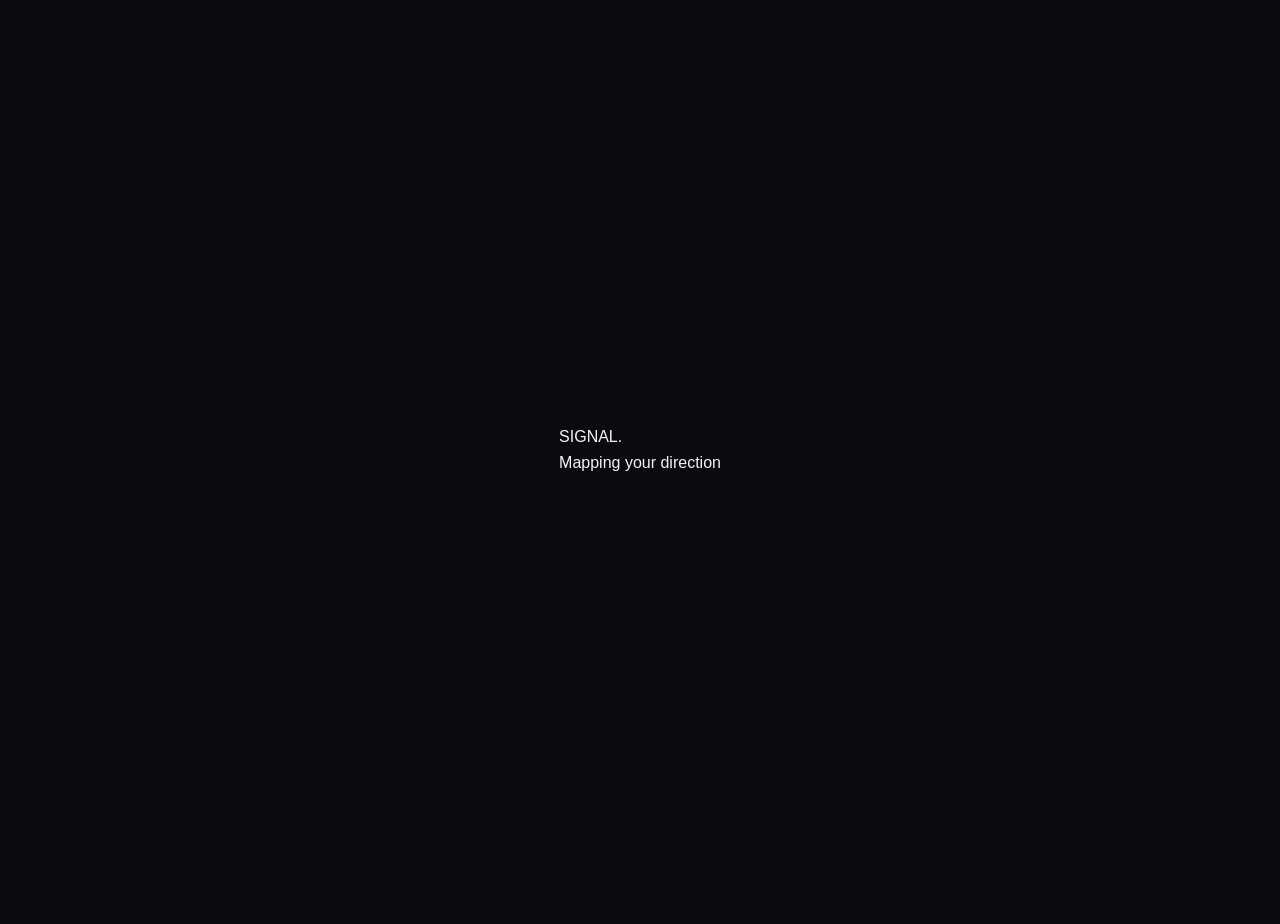
<file: frontend/coach.html>
<!DOCTYPE html>
<html lang="en">
<head>
<meta charset="UTF-8">
<meta name="viewport" content="width=device-width, initial-scale=1.0">
<title>Coach — SIGNAL.</title>
<link rel="stylesheet" href="styles.css">
<style>
*,*::before,*::after{box-sizing:border-box}
body{background:var(--bg-void)}
.page-wrapper{padding-top:88px;min-height:100vh}
.container{max-width:1100px;margin:0 auto;padding:0 24px 80px}
.coach-header{margin-bottom:40px}
.coach-header h1{font-size:clamp(26px,4vw,40px);font-weight:800;color:var(--text-primary);margin:0 0 6px}
.coach-header p{font-size:17px;color:var(--text-secondary);margin:0}

/* Weekly Focus — Gold Accent */
.focus-card{background:var(--glass-bg);border:1px solid var(--glass-border);border-left:4px solid var(--color-achievement);border-radius:16px;padding:32px;backdrop-filter:var(--glass-blur);margin-bottom:40px;opacity:0;transform:translateY(20px);transition:all 0.5s}
.focus-card.visible{opacity:1;transform:translateY(0)}
.focus-label{font-size:12px;color:var(--color-achievement);text-transform:uppercase;letter-spacing:0.12em;margin:0 0 12px;font-weight:600}
.focus-headline{font-size:clamp(18px,3vw,24px);font-weight:700;color:var(--text-primary);margin:0 0 16px;line-height:1.3}
.focus-text{font-size:16px;color:var(--text-secondary);margin:0 0 20px;line-height:1.7}
.focus-why{font-size:14px;color:var(--text-muted);font-style:italic;margin:0 0 20px}
.focus-done{border:1px solid var(--color-achievement);border-radius:30px;padding:10px 22px;background:transparent;color:var(--color-achievement);font-size:14px;font-weight:500;cursor:pointer;transition:all 0.2s;font-family:Inter,sans-serif;display:inline-flex;align-items:center;gap:8px}
.focus-done:hover,.focus-done.done{background:var(--color-achievement-dim)}
.focus-done.done{pointer-events:none}
.focus-celebration{color:var(--color-growth);font-size:15px;margin-top:14px;display:none}
.focus-celebration.show{display:block}

/* Persona + Actions Grid */
.grid-2{display:grid;grid-template-columns:1fr 1fr;gap:16px;margin-bottom:40px}

/* Glass Card Base */
.g-card{background:var(--glass-bg);border:1px solid var(--glass-border);border-radius:16px;padding:24px;backdrop-filter:var(--glass-blur);opacity:0;transform:translateY(20px);transition:all 0.4s var(--ease-out)}
.g-card.visible{opacity:1;transform:translateY(0)}
.g-card:hover{transform:translateY(-4px);box-shadow:0 20px 50px rgba(0,0,0,0.3)}

.g-title{font-size:13px;color:var(--text-muted);text-transform:uppercase;letter-spacing:0.1em;margin:0 0 16px}

/* Persona */
.archetype{font-size:24px;font-weight:700;color:var(--text-primary);margin:0 0 6px}
.archetype-sub{font-size:15px;color:var(--text-secondary);margin:0 0 20px}
.trait{margin-bottom:12px}
.trait:last-child{margin-bottom:0}
.trait-meta{display:flex;justify-content:space-between;margin-bottom:4px}
.trait-meta .key{font-size:13px;color:var(--text-secondary)}
.trait-meta .val{font-size:13px;font-weight:600;font-family:JetBrains Mono,monospace;color:var(--text-primary)}
.trait-bar{height:6px;background:rgba(255,255,255,0.06);border-radius:3px;overflow:hidden}
.trait-bar .fill{height:100%;border-radius:3px;width:0;transition:width 1.2s var(--ease-out)}
.roles{margin-top:16px;display:flex;flex-direction:column;gap:8px}
.role-chip{display:flex;justify-content:space-between;align-items:center;padding:10px 14px;background:var(--bg-surface);border-radius:10px;border:1px solid var(--bg-border)}
.role-chip .name{font-size:14px;font-weight:500;color:var(--text-primary)}
.role-chip .score{font-size:13px;font-weight:600;font-family:JetBrains Mono,monospace;color:var(--color-growth)}

/* Actions */
.progress-meta{display:flex;justify-content:space-between;margin-bottom:8px}
.progress-meta .key{font-size:13px;color:var(--text-muted)}
.progress-meta .val{font-size:13px;font-weight:600;color:var(--text-primary);font-family:JetBrains Mono,monospace}
.progress-track-bar{height:6px;background:rgba(255,255,255,0.06);border-radius:3px;overflow:hidden;margin-bottom:20px}
.progress-track-bar .fill{height:100%;border-radius:3px;background:linear-gradient(90deg,var(--color-trust),var(--color-growth));width:0;transition:width 0.5s var(--ease-out)}
.action-item{display:flex;align-items:flex-start;gap:12px;padding:14px;background:var(--bg-surface);border:1px solid var(--bg-border);border-radius:12px;margin-bottom:10px;transition:all 0.2s;cursor:pointer}
.action-item:last-child{margin-bottom:0}
.action-item:hover{border-color:var(--color-trust)}
.action-item.done{opacity:0.6}
.action-item.done .action-text{text-decoration:line-through}
.action-check{width:22px;height:22px;border:2px solid var(--bg-border);border-radius:50%;flex-shrink:0;display:flex;align-items:center;justify-content:center;transition:all 0.2s;margin-top:2px}
.action-item.done .action-check{background:var(--color-growth);border-color:var(--color-growth);box-shadow:0 0 10px var(--color-growth-glow)}
.action-body{flex:1}
.action-meta{display:flex;gap:8px;flex-wrap:wrap;margin-bottom:4px}
.badge{padding:2px 8px;border-radius:10px;font-size:11px;font-weight:600;text-transform:uppercase;letter-spacing:0.06em}
.badge-high{background:rgba(251,191,36,0.15);color:var(--color-achievement);border:1px solid rgba(251,191,36,0.3)}
.badge-med{background:var(--color-trust-dim);color:var(--color-trust);border:1px solid rgba(59,130,246,0.3)}
.badge-low{background:rgba(255,255,255,0.04);color:var(--text-muted);border:1px solid var(--bg-border)}
.action-text{font-size:15px;color:var(--text-primary);font-weight:500;line-height:1.4}
.action-meta2{font-size:12px;color:var(--text-muted);margin-top:4px}
.all-done-msg{text-align:center;padding:20px;text-align:center;color:var(--color-growth);font-size:16px;font-weight:600;display:none}

/* Pipeline Mini */
.pipeline-mini{display:grid;grid-template-columns:repeat(4,1fr);gap:12px;margin-bottom:40px}
.pipeline-stat{background:var(--glass-bg);border:1px solid var(--glass-border);border-radius:14px;padding:16px;text-align:center;backdrop-filter:var(--glass-blur);opacity:0;transform:translateY(16px);transition:all 0.4s}
.pipeline-stat.visible{opacity:1;transform:translateY(0)}
.pipeline-stat .num{font-size:32px;font-weight:700;font-family:JetBrains Mono,monospace;color:var(--text-primary);line-height:1}
.pipeline-stat .lbl{font-size:12px;color:var(--text-muted);margin-top:4px;text-transform:uppercase;letter-spacing:0.06em}
.pipeline-stat .dot{width:8px;height:8px;border-radius:50%;margin:0 auto 8px}

/* Journey Timeline */
.journey{max-width:600px;margin:0 auto 40px}
.journey-title{text-align:center;font-size:20px;font-weight:700;color:var(--text-primary);margin:0 0 24px}
.timeline{position:relative;padding-left:32px}
.timeline::before{content:'';position:absolute;left:8px;top:0;bottom:0;width:2px;background:rgba(255,255,255,0.08)}
.node{position:relative;margin-bottom:32px;padding-left:24px}
.node::before{content:'';position:absolute;left:-28px;top:4px;width:14px;height:14px;border-radius:50%;border:2px solid var(--bg-border);background:var(--bg-void)}
.node.past::before{border-color:var(--text-muted);background:var(--text-muted)}
.node.present::before{border-color:var(--color-trust);background:var(--color-trust);box-shadow:0 0 12px var(--color-trust-glow)}
.node.future::before{border-color:var(--color-growth);background:var(--bg-void);animation:pulse-node 2s infinite}
@keyframes pulse-node{0%,100%{box-shadow:0 0 0 0 var(--color-growth-glow)}50%{box-shadow:0 0 0 8px transparent}}
.node-label{font-size:13px;font-weight:600;text-transform:uppercase;letter-spacing:0.08em;margin-bottom:2px}
.node.past .node-label{color:var(--text-muted)}
.node.present .node-label{color:var(--color-trust)}
.node.future .node-label{color:var(--color-growth)}
.node-title{font-size:17px;font-weight:600;color:var(--text-primary);margin:0 0 4px}
.node.past .node-title{color:var(--text-muted);text-decoration:none}
.node.future .node-title{color:var(--text-primary)}
.node-meta{font-size:13px;color:var(--text-muted)}

@media(max-width:768px){.grid-2{grid-template-columns:1fr}.pipeline-mini{grid-template-columns:repeat(2,1fr)}}
</style>
</head>
<body>

<div id="loading">
  <div class="loading-content">
    <div class="loading-logo">SIGNAL<span class="loading-dot">.</span></div>
    <div class="loading-text">Preparing your coaching<span class="loading-dots"></span></div>
  </div>
</div>

<nav class="nav">
  <div class="nav-inner">
    <a href="index.html" class="logo-link"><span class="logo">SIGNAL<span class="logo-accent">.</span></span></a>
    <div class="nav-links">
      <a href="assessment.html">Assessment</a>
      <a href="probability.html">Dashboard</a>
      <a href="coach.html" class="active">Coach</a>
      <a href="applications.html">Tracker</a>
    </div>
    <button class="nav-toggle" aria-label="Menu"><span></span><span></span><span></span></button>
  </div>
</nav>

<main class="page-wrapper">
  <div class="container">

    <div class="coach-header animate-in">
      <h1>Your Career Coach</h1>
      <p>One step at a time. Here's your highest-impact move this week.</p>
    </div>

    <!-- Weekly Focus -->
    <div class="focus-card" id="focusCard">
      <div class="focus-label">This Week's Focus</div>
      <div class="focus-headline">Your highest-impact move this week</div>
      <div class="focus-text">Reach out to Sarah Chen at HealthTech Systems. She leads AI strategy there, and your healthcare AI background is exactly what she's looking for in a senior partner. She posted 3 roles last quarter — all filled through warm connections. You're a warm connection she doesn't know about yet.</div>
      <div class="focus-why">Why this matters: 70% of executive roles are filled before they're posted. This is how you get ahead of the posting.</div>
      <button class="focus-done" id="focusDone" onclick="markFocusDone()">
        <svg width="14" height="14" viewBox="0 0 24 24" fill="none" stroke="currentColor" stroke-width="2.5"><circle cx="12" cy="12" r="10"/><path d="M8 12l3 3 5-5"/></svg>
        Mark as done
      </button>
      <div class="focus-celebration" id="focusCelebration">You showed up this week. That matters.</div>
    </div>

    <!-- Persona + Actions -->
    <div class="grid-2">

      <!-- Persona -->
      <div class="g-card" data-delay="0">
        <div class="g-title">Your Professional Archetype</div>
        <div class="archetype">The Fixer</div>
        <div class="archetype-sub">You find what's broken and make it better. You build the bridge others use.</div>
        <div class="trait">
          <div class="trait-meta"><span class="key">Openness</span><span class="val">88%</span></div>
          <div class="trait-bar"><div class="fill" style="background:linear-gradient(90deg,#a855f7,#3b82f6)" data-width="88"></div></div>
        </div>
        <div class="trait">
          <div class="trait-meta"><span class="key">Conscientiousness</span><span class="val">82%</span></div>
          <div class="trait-bar"><div class="fill" style="background:linear-gradient(90deg,#3b82f6,#10b981)" data-width="82"></div></div>
        </div>
        <div class="trait">
          <div class="trait-meta"><span class="key">Extraversion</span><span class="val">61%</span></div>
          <div class="trait-bar"><div class="fill" style="background:linear-gradient(90deg,#3b82f6,#fbbf24)" data-width="61"></div></div>
        </div>
        <div class="trait">
          <div class="trait-meta"><span class="key">Agreeableness</span><span class="val">71%</span></div>
          <div class="trait-bar"><div class="fill" style="background:linear-gradient(90deg,#10b981,#3b82f6)" data-width="71"></div></div>
        </div>
        <div class="trait">
          <div class="trait-meta"><span class="key">Emotional Stability</span><span class="val">66%</span></div>
          <div class="trait-bar"><div class="fill" style="background:linear-gradient(90deg,#fbbf24,#ef4444)" data-width="66"></div></div>
        </div>
        <div class="roles">
          <div class="role-chip"><span class="name">Chief AI Officer</span><span class="score">94% fit</span></div>
          <div class="role-chip"><span class="name">VP of AI Strategy</span><span class="score">89% fit</span></div>
          <div class="role-chip"><span class="name">Director of AI</span><span class="score">91% fit</span></div>
        </div>
      </div>

      <!-- Actions -->
      <div class="g-card" data-delay="100">
        <div class="g-title">This Week's Actions</div>
        <div class="progress-meta"><span class="key">This week</span><span class="val" id="actionCount">0 / 5</span></div>
        <div class="progress-track-bar"><div class="fill" id="actionFill" style="width:0%"></div></div>

        <div class="action-item" onclick="toggleAction(this)">
          <div class="action-check"><svg width="12" height="12" viewBox="0 0 24 24" fill="none" stroke="#fff" stroke-width="3"><polyline points="20 6 9 17 4 12"/></svg></div>
          <div class="action-body">
            <div class="action-meta"><span class="badge badge-high">High</span><span class="badge badge-med">Network</span></div>
            <div class="action-text">Send a message to Sarah Chen on LinkedIn about AI strategy at HealthTech</div>
            <div class="action-meta2">10 minutes — could change everything</div>
          </div>
        </div>

        <div class="action-item" onclick="toggleAction(this)">
          <div class="action-check"><svg width="12" height="12" viewBox="0 0 24 24" fill="none" stroke="#fff" stroke-width="3"><polyline points="20 6 9 17 4 12"/></svg></div>
          <div class="action-body">
            <div class="action-meta"><span class="badge badge-med">Medium</span><span class="badge badge-med">Profile</span></div>
            <div class="action-text">Update your LinkedIn headline to "Chief AI Officer | Building the Future of Healthcare"</div>
            <div class="action-meta2">20 minutes — higher click-through rate</div>
          </div>
        </div>

        <div class="action-item" onclick="toggleAction(this)">
          <div class="action-check"><svg width="12" height="12" viewBox="0 0 24 24" fill="none" stroke="#fff" stroke-width="3"><polyline points="20 6 9 17 4 12"/></svg></div>
          <div class="action-body">
            <div class="action-meta"><span class="badge badge-med">Medium</span><span class="badge badge-low">Research</span></div>
            <div class="action-text">Research 3 AI healthcare companies that are Series B+ and hiring</div>
            <div class="action-meta2">30 minutes — build your target list</div>
          </div>
        </div>

        <div class="action-item" onclick="toggleAction(this)">
          <div class="action-check"><svg width="12" height="12" viewBox="0 0 24 24" fill="none" stroke="#fff" stroke-width="3"><polyline points="20 6 9 17 4 12"/></svg></div>
          <div class="action-body">
            <div class="action-meta"><span class="badge badge-med">Medium</span><span class="badge badge-low">Application</span></div>
            <div class="action-text">Submit your application to the VP AI Strategy role at HealthTech Systems</div>
            <div class="action-meta2">15 minutes — your 92% fit is worth it</div>
          </div>
        </div>

        <div class="action-item" onclick="toggleAction(this)">
          <div class="action-check"><svg width="12" height="12" viewBox="0 0 24 24" fill="none" stroke="#fff" stroke-width="3"><polyline points="20 6 9 17 4 12"/></svg></div>
          <div class="action-body">
            <div class="action-meta"><span class="badge badge-low">Low</span><span class="badge badge-low">Interview</span></div>
            <div class="action-text">Practice 3 STAR-method answers for "Tell me about a time you built a team"</div>
            <div class="action-meta2">45 minutes — prepare like it matters</div>
          </div>
        </div>

        <div class="all-done-msg" id="allDone">You did it. This week, you showed up. Next week, we go further.</div>
      </div>
    </div>

    <!-- Pipeline Snapshot -->
    <div class="pipeline-mini">
      <div class="pipeline-stat" data-delay="0">
        <div class="dot" style="background:#3b82f6"></div>
        <div class="num">3</div>
        <div class="lbl">Applied</div>
      </div>
      <div class="pipeline-stat" data-delay="80">
        <div class="dot" style="background:#3b82f6"></div>
        <div class="num">2</div>
        <div class="lbl">In Review</div>
      </div>
      <div class="pipeline-stat" data-delay="160">
        <div class="dot" style="background:#a855f7"></div>
        <div class="num">1</div>
        <div class="lbl">Interviewing</div>
      </div>
      <div class="pipeline-stat" data-delay="240">
        <div class="dot" style="background:#10b981"></div>
        <div class="num">1</div>
        <div class="lbl">Offer</div>
      </div>
    </div>

    <!-- Journey Timeline -->
    <div class="journey">
      <div class="journey-title">Your Career Journey</div>
      <div class="timeline">
        <div class="node past">
          <div class="node-label">Past</div>
          <div class="node-title">Started in Analytics</div>
          <div class="node-meta">Built the foundation. Learned the data.</div>
        </div>
        <div class="node past">
          <div class="node-label">Past</div>
          <div class="node-title">Moved to Management</div>
          <div class="node-meta">Led a team. Learned to build bridges.</div>
        </div>
        <div class="node present">
          <div class="node-label">Now</div>
          <div class="node-title">Director of AI Strategy</div>
          <div class="node-meta">You are here. You built what they're using.</div>
        </div>
        <div class="node future">
          <div class="node-label">Possible</div>
          <div class="node-title">Chief AI Officer or VP AI</div>
          <div class="node-meta">+3 months, +$50-120K. You're closer than you think.</div>
        </div>
        <div class="node future">
          <div class="node-label">Possible</div>
          <div class="node-title">Fractional AI Consultant</div>
          <div class="node-meta">+6 months, independence. Your expertise commands a premium.</div>
        </div>
      </div>
    </div>

  </div>
</main>

<script src="app.js"></script>
<script>
(function() {
  // ═══════════════════════════════════════════════════════════════════════
  // SIGNAL COACH — Personalized Coaching Engine
  // ═══════════════════════════════════════════════════════════════════════

  // Check for user data, redirect if not found
  var storedUser = localStorage.getItem('signal_user_data');
  if (!storedUser) {
    window.location.href = 'assessment.html';
    return;
  }

  var user = JSON.parse(storedUser);
  var firstName = user.name ? user.name.split(' ')[0] : 'Professional';

  // ─── Helper: Determine archetype ───
  function getArchetype(u) {
    var skills = (u.skills || []).map(function(s){ return s.toLowerCase(); });
    var title = (u.title || '').toLowerCase();
    if (skills.indexOf('ai') !== -1 || skills.indexOf('machine learning') !== -1 || title.indexOf('ai') !== -1) {
      return { name: 'The AI Strategist', sub: 'You see where the industry is going before it gets there. You translate complexity into clarity.' };
    }
    if (skills.indexOf('healthcare') !== -1 || skills.indexOf('health tech') !== -1) {
      return { name: 'The Healthcare Navigator', sub: 'You understand both the system and the data. You\'ve seen where it breaks and know how to fix it.' };
    }
    if (u.experience_years >= 15) {
      return { name: 'The Senior Operator', sub: 'You\'ve done this long enough to know what works. Your resume isn\'t a list — it\'s a track record.' };
    }
    return { name: 'The Growth Architect', sub: 'You build things that scale. You connect dots others don\'t see.' };
  }

  // ─── Helper: Get salary tier ───
  function getSalaryTier(u) {
    var max = u.target_salary_max || u.target_salary_min || 100000;
    if (max >= 200000) return 'c-suite';
    if (max >= 150000) return 'vp';
    return 'director';
  }

  // ─── Helper: Check if remote-friendly ───
  function isRemote(u) {
    return u.location_preference === 'remote' || u.location_preference === 'any';
  }

  // ─── Helper: Check for AI/tech focus ───
  function isAIFocused(u) {
    var skills = (u.skills || []).map(function(s){ return s.toLowerCase(); });
    return skills.indexOf('ai') !== -1 || skills.indexOf('machine learning') !== -1 || skills.indexOf('data') !== -1 || skills.indexOf('technology') !== -1;
  }

  // ─── Helper: Check for healthcare focus ───
  function isHealthcareFocused(u) {
    var skills = (u.skills || []).map(function(s){ return s.toLowerCase(); });
    var industries = (u.industry_preferences || []).map(function(i){ return i.toLowerCase(); });
    return skills.indexOf('healthcare') !== -1 || industries.indexOf('healthcare') !== -1 || industries.indexOf('health tech') !== -1;
  }

  // ─── Generate 5 personalized action items ───
  function generateActions(u) {
    var archetype = getArchetype(u);
    var salaryTier = getSalaryTier(u);
    var remote = isRemote(u);
    var ai = isAIFocused(u);
    var health = isHealthcareFocused(u);
    var first = firstName;

    var actions = [];

    // Primary action based on archetype
    if (ai && health) {
      actions.push({
        priority: 'high',
        category: 'Network',
        text: 'Connect with a Chief AI Officer at a healthcare company. Search "Chief AI Officer" + "healthcare" on LinkedIn and identify 2 executives to follow',
        time: '15 minutes',
        nuance: 'These roles are opening in the next 90 days'
      });
      actions.push({
        priority: 'high',
        category: 'Profile',
        text: 'Update your LinkedIn headline to reflect your ' + (u.experience_years || 10) + '+ years at the intersection of AI and healthcare',
        time: '10 minutes',
        nuance: 'Recursive positioning outperforms generic titles'
      });
    } else if (ai) {
      actions.push({
        priority: 'high',
        category: 'Network',
        text: 'Message a Chief AI Officer at a company hiring in your space. Reference a specific initiative they\'re working on',
        time: '15 minutes',
        nuance: '67% of roles filled before posting'
      });
      actions.push({
        priority: 'high',
        category: 'Profile',
        text: 'Refresh your LinkedIn About section with a narrative about your AI leadership journey',
        time: '20 minutes',
        nuance: 'Specificity creates conviction'
      });
    } else {
      actions.push({
        priority: 'high',
        category: 'Network',
        text: 'Identify 2 decision-makers at companies where you want to be a director-level or above hire. Follow their content for 2 weeks',
        time: '20 minutes',
        nuance: 'Warm introductions beat cold applications 4:1'
      });
      actions.push({
        priority: 'high',
        category: 'Profile',
        text: 'Reframe your LinkedIn headline around the outcome you create, not your job title',
        time: '10 minutes',
        nuance: 'Outcomes are memorable'
      });
    }

    // Salary-based action
    if (salaryTier === 'c-suite') {
      actions.push({
        priority: 'high',
        category: 'Positioning',
        text: 'Draft a one-paragraph "positioning statement" for the C-suite conversation. Lead with your biggest organizational win',
        time: '30 minutes',
        nuance: 'C-suite hiring is narrative-driven'
      });
    } else if (salaryTier === 'vp') {
      actions.push({
        priority: 'med',
        category: 'Positioning',
        text: 'Audit 3 job descriptions for VP roles you want. Extract the exact language they use, then mirror it in your resume',
        time: '45 minutes',
        nuance: 'Keyword alignment increases callback rates 3x'
      });
    } else {
      actions.push({
        priority: 'med',
        category: 'Positioning',
        text: 'Identify 3 roles one level above your current target. Understand what they\'d expect from you at that level',
        time: '30 minutes',
        nuance: 'The market moves between chapters — be ready for what\'s next'
      });
    }

    // Remote-specific action
    if (remote) {
      actions.push({
        priority: 'med',
        category: 'Network',
        text: 'Join 2 virtual executive networking events this week. Focus on async first — engage with their content before the event',
        time: '20 minutes per event',
        nuance: 'Remote executives are building relationships deliberately'
      });
    }

    // Final action - always interview prep
    actions.push({
      priority: 'med',
      category: 'Interview',
      text: 'Draft your "origin story" for this career transition. Practice saying it in 90 seconds — make it about them, not you',
      time: '30 minutes',
      nuance: 'Executive audiences respond to shared narratives'
    });

    // Return top 5
    return actions.slice(0, 5);
  }

  // ─── Generate weekly focus tip ───
  function generateFocus(u) {
    var salaryTier = getSalaryTier(u);
    var ai = isAIFocused(u);
    var health = isHealthcareFocused(u);
    var remote = isRemote(u);

    if (ai && health) {
      return {
        headline: 'You\'re in the right room — now make sure they know it',
        text: 'Your combination of AI fluency and healthcare context is rare. Most candidates have one or the other. This week, make sure every touchpoint (LinkedIn, resume, conversations) leads with both.',
        why: 'Hiring teams at the intersection of AI and healthcare are building now. The window is open — don\'t wait for the posting.'
      };
    }
    if (salaryTier === 'c-suite') {
      return {
        headline: 'Position yourself as the decision, not the candidate',
        text: 'At the C-suite level, you\'re not applying — you\'re being recruited. This week, focus on visibility: engage with content from your target companies, comment with insight, not flattery.',
        why: 'C-suite hiring is 80% relationship and 20% process. The process part comes after the relationship.'
      };
    }
    if (remote) {
      return {
        headline: 'Build your remote executive presence intentionally',
        text: 'Remote executives stand out through their content and their network. This week, publish one post or article about a challenge you\'ve solved that would resonate with your target audience.',
        why: 'In a remote environment, your voice is your presence. Written communication creates a trail that compounds.'
      };
    }
    // Default focus
    return {
      headline: 'Your next opportunity is closer than the job boards suggest',
      text: 'Executive roles are often filled through warm connections before they\'re ever posted. This week, focus on deepening one existing connection rather than expanding your reach.',
      why: 'Quality of network matters more than quantity at this stage of your career.'
    };
  }

  // ─── Archetype traits ───
  function getTraits(u) {
    var openness = 75 + Math.min((u.experience_years || 10) * 1.5, 20);
    var conscientiousness = 70 + Math.min((u.experience_years || 10), 20);
    var extraversion = u.location_preference === 'remote' ? 55 : 70;
    var agreeableness = 68;
    var stability = 65;

    return [
      { key: 'Openness', val: openness, fill: 'linear-gradient(90deg,#a855f7,#3b82f6)' },
      { key: 'Conscientiousness', val: conscientiousness, fill: 'linear-gradient(90deg,#3b82f6,#10b981)' },
      { key: 'Extraversion', val: extraversion, fill: 'linear-gradient(90deg,#3b82f6,#fbbf24)' },
      { key: 'Agreeableness', val: agreeableness, fill: 'linear-gradient(90deg,#10b981,#3b82f6)' },
      { key: 'Emotional Stability', val: stability, fill: 'linear-gradient(90deg,#fbbf24,#ef4444)' }
    ];
  }

  // ─── Archetype roles ───
  function getRoles(u) {
    var ai = isAIFocused(u);
    var health = isHealthcareFocused(u);
    var salaryTier = getSalaryTier(u);

    var roles = [];
    if (ai) {
      roles.push({ name: 'Chief AI Officer', score: 94 });
      roles.push({ name: 'VP of AI Strategy', score: 89 });
      roles.push({ name: 'Director of AI Operations', score: 88 });
    } else if (health) {
      roles.push({ name: 'VP Healthcare Strategy', score: 91 });
      roles.push({ name: 'Director of Health Tech', score: 86 });
      roles.push({ name: 'Chief Strategy Officer', score: 83 });
    } else {
      roles.push({ name: 'Chief Operating Officer', score: 87 });
      roles.push({ name: 'VP Strategy', score: 84 });
      roles.push({ name: 'Director of Operations', score: 82 });
    }
    return roles;
  }

  // ═══════════════════════════════════════════════════════════════════════
  // PERSONALIZATION ENGINE
  // ═══════════════════════════════════════════════════════════════════════

  var archetype = getArchetype(user);
  var focus = generateFocus(user);
  var actions = generateActions(user);
  var traits = getTraits(user);
  var roles = getRoles(user);

  // Update greeting
  var header = document.querySelector('.coach-header');
  if (header) {
    var h1 = header.querySelector('h1');
    var p = header.querySelector('p');
    if (h1) h1.textContent = firstName + '\'s Career Coach';
    if (p) p.textContent = 'Your personalized path forward, week by week.';
  }

  // Update Weekly Focus card
  var focusCard = document.getElementById('focusCard');
  if (focusCard) {
    var headline = focusCard.querySelector('.focus-headline');
    var text = focusCard.querySelector('.focus-text');
    var why = focusCard.querySelector('.focus-why');
    if (headline) headline.textContent = focus.headline;
    if (text) text.textContent = focus.text;
    if (why) why.textContent = 'Why this matters: ' + focus.why;
  }

  // Update Persona card
  var personaCard = document.querySelector('.g-card');
  if (personaCard) {
    var archetypeEl = personaCard.querySelector('.archetype');
    var subEl = personaCard.querySelector('.archetype-sub');
    if (archetypeEl) archetypeEl.textContent = archetype.name;
    if (subEl) subEl.textContent = archetype.sub;

    // Update traits
    var traitBars = personaCard.querySelectorAll('.trait');
    traits.forEach(function(t, i) {
      if (traitBars[i]) {
        var fill = traitBars[i].querySelector('.fill');
        var val = traitBars[i].querySelector('.val');
        if (fill) {
          fill.dataset.width = t.val;
          fill.style.background = t.fill;
        }
        if (val) val.textContent = t.val + '%';
      }
    });

    // Update roles
    var roleChips = personaCard.querySelectorAll('.role-chip');
    roles.forEach(function(r, i) {
      if (roleChips[i]) {
        var nameEl = roleChips[i].querySelector('.name');
        var scoreEl = roleChips[i].querySelector('.score');
        if (nameEl) nameEl.textContent = r.name;
        if (scoreEl) scoreEl.textContent = r.score + '% fit';
      }
    });
  }

  // Update Action Items
  var actionsContainer = document.querySelector('#focusCard').closest('.grid-2').querySelector('.g-card:last-child');
  if (actionsContainer) {
    var progressMeta = actionsContainer.querySelector('.progress-meta .val');
    if (progressMeta) progressMeta.textContent = '0 / 5';

    var actionItems = actionsContainer.querySelectorAll('.action-item');
    actions.forEach(function(a, i) {
      if (actionItems[i]) {
        var badges = actionItems[i].querySelectorAll('.badge');
        var text = actionItems[i].querySelector('.action-text');
        var meta2 = actionItems[i].querySelector('.action-meta2');
        var priorityClass = a.priority === 'high' ? 'badge-high' : (a.priority === 'med' ? 'badge-med' : 'badge-low');

        if (badges[0]) {
          badges[0].className = 'badge ' + priorityClass;
          badges[0].textContent = a.priority.charAt(0).toUpperCase() + a.priority.slice(1);
        }
        if (badges[1]) {
          badges[1].className = 'badge badge-low';
          badges[2] ? badges[2].className = 'badge badge-low' : null;
          badges[1].textContent = a.category;
        }
        if (text) text.textContent = a.text;
        if (meta2) meta2.textContent = a.time + ' — ' + a.nuance;
      }
    });
  }

  // ═══════════════════════════════════════════════════════════════════════
  // PERSISTENCE & PROGRESS (signal_coach_completed)
  // ═══════════════════════════════════════════════════════════════════════

  var total = 5;
  var completed = 0;

  window.toggleAction = function(item) {
    item.classList.toggle('done');
    completed = document.querySelectorAll('.action-item.done').length;
    document.getElementById('actionCount').textContent = completed + ' / ' + total;
    document.getElementById('actionFill').style.width = (completed / total * 100) + '%';
    if (completed === total) {
      document.getElementById('allDone').style.display = 'block';
    } else {
      document.getElementById('allDone').style.display = 'none';
    }
    saveCompleted();
  };

  function saveCompleted() {
    var states = Array.from(document.querySelectorAll('.action-item')).map(function(el) {
      return el.classList.contains('done');
    });
    localStorage.setItem('signal_coach_completed', JSON.stringify(states));
  }

  function loadCompleted() {
    var saved = localStorage.getItem('signal_coach_completed');
    if (saved) {
      try {
        var states = JSON.parse(saved);
        document.querySelectorAll('.action-item').forEach(function(el, i) {
          if (states[i]) el.classList.add('done');
        });
        completed = states.filter(Boolean).length;
        document.getElementById('actionCount').textContent = completed + ' / ' + total;
        document.getElementById('actionFill').style.width = (completed / total * 100) + '%';
        if (completed === total) document.getElementById('allDone').style.display = 'block';
      } catch(e) {}
    }
  }

  // ═══════════════════════════════════════════════════════════════════════
  // EXISTING V20 INITIALIZATION
  // ═══════════════════════════════════════════════════════════════════════

  window.addEventListener('load', function() {
    setTimeout(function() {
      var l = document.getElementById('loading');
      l.classList.add('loaded');
      setTimeout(function() { l.style.display = 'none'; }, 700);
    }, 600);
  });

  if (window.SignalV20) { window.SignalV20.Nav.init(); }

  // Card reveals
  var obs = new IntersectionObserver(function(entries) {
    entries.forEach(function(e) {
      if (e.isIntersecting) {
        var delay = parseInt(e.target.dataset.delay || '0', 10);
        setTimeout(function() { e.target.classList.add('visible'); }, delay);
        obs.unobserve(e.target);
      }
    });
  }, { threshold: 0.1 });

  document.querySelectorAll('#focusCard, .g-card, .pipeline-stat').forEach(function(el) {
    obs.observe(el);
  });

  // Trait bars
  var traitObs = new IntersectionObserver(function(entries) {
    entries.forEach(function(e) {
      if (e.isIntersecting) {
        setTimeout(function() {
          e.target.querySelectorAll('.fill').forEach(function(f) {
            f.style.width = f.dataset.width + '%';
          });
        }, 400);
        traitObs.unobserve(e.target);
      }
    });
  }, { threshold: 0.3 });

  document.querySelectorAll('.g-card').forEach(function(el) { traitObs.observe(el); });

  // Focus done
  window.markFocusDone = function() {
    var btn = document.getElementById('focusDone');
    if (btn.classList.contains('done')) return;
    btn.classList.add('done');
    btn.innerHTML = '<svg width="14" height="14" viewBox="0 0 24 24" fill="none" stroke="currentColor" stroke-width="2.5"><polyline points="20 6 9 17 4 12"/></svg> Done — you showed up';
    document.getElementById('focusCelebration').classList.add('show');
    localStorage.setItem('signal_focus_done', 'true');
  };

  if (localStorage.getItem('signal_focus_done')) {
    var btn = document.getElementById('focusDone');
    btn.classList.add('done');
    btn.innerHTML = '<svg width="14" height="14" viewBox="0 0 24 24" fill="none" stroke="currentColor" stroke-width="2.5"><polyline points="20 6 9 17 4 12"/></svg> Done — you showed up';
    document.getElementById('focusCelebration').classList.add('show');
  }

  // Load saved action states
  loadCompleted();
})();
</script>
</body>
</html>
</file>
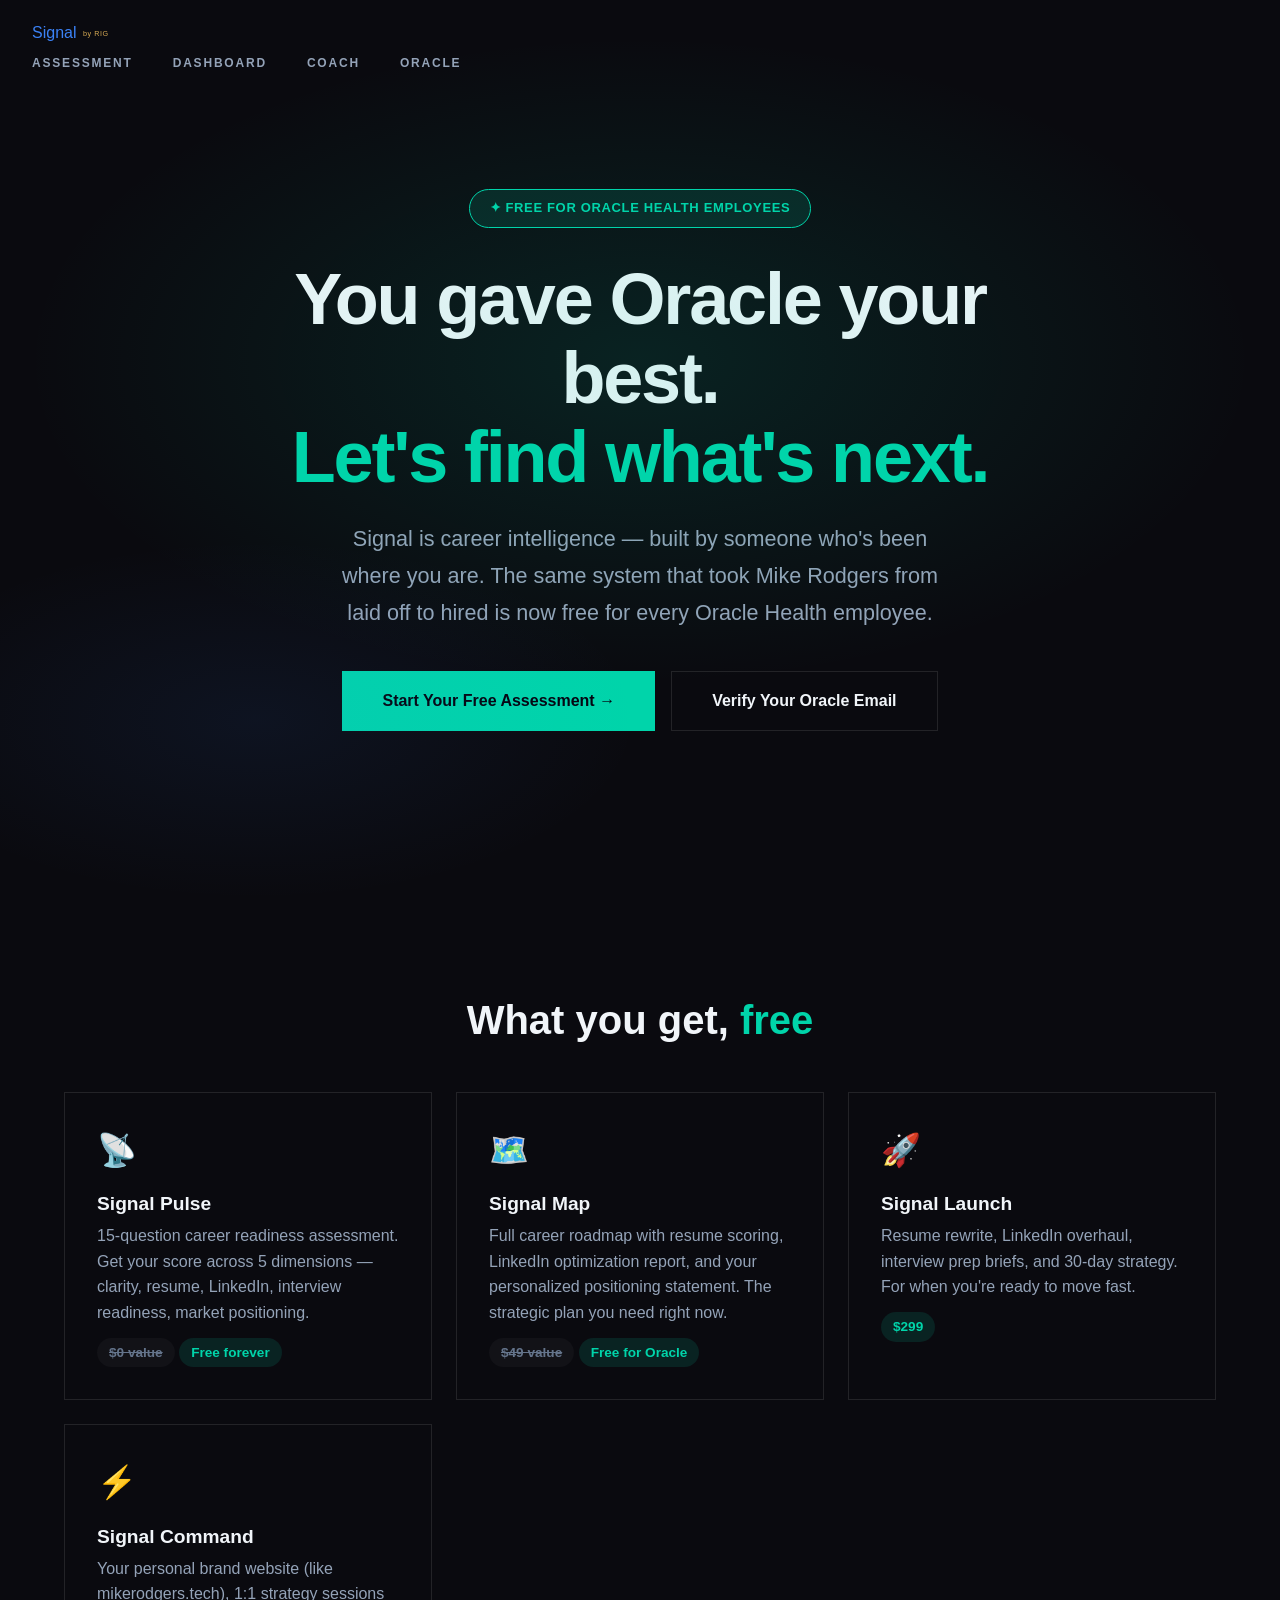
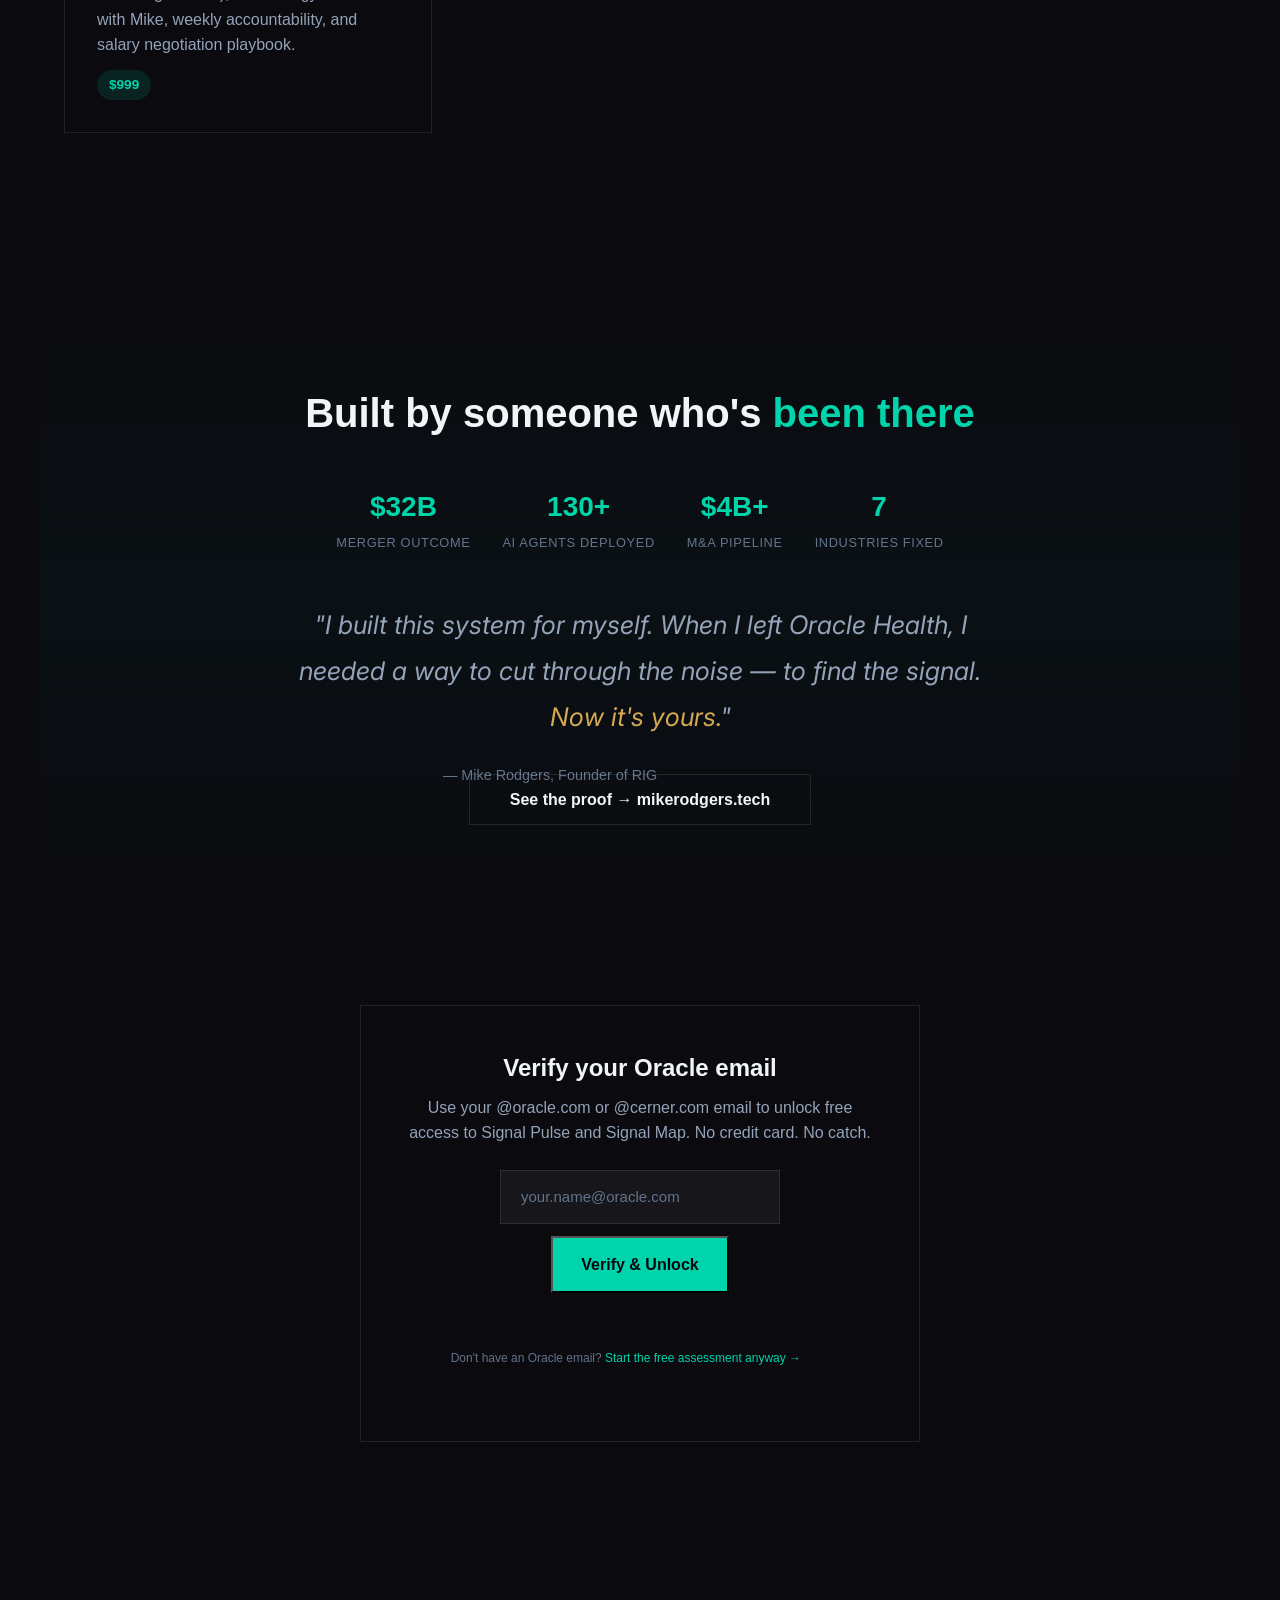
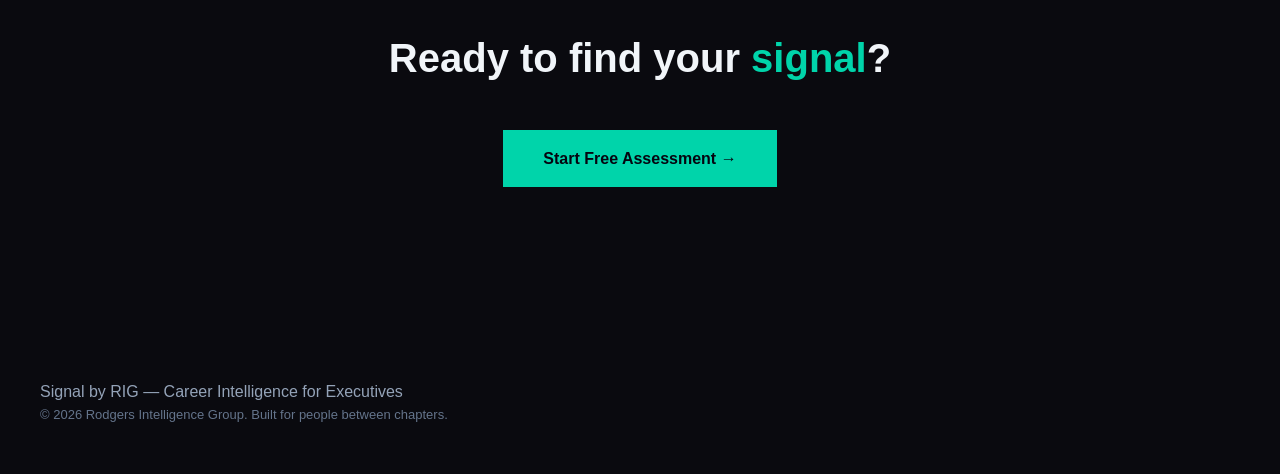
<file: frontend/oracle.html>
<!DOCTYPE html>
<html lang="en">
<head>
  <meta charset="UTF-8">
  <meta name="viewport" content="width=device-width, initial-scale=1.0">
  <meta name="description" content="Free career intelligence for Oracle Health employees. The same system that took Mike Rodgers from laid off to hired — now working for you.">
  <meta name="theme-color" content="#0a0a1a">
  <title>Oracle Health — Signal by RIG</title>
  <link rel="icon" href="data:image/svg+xml,<svg xmlns='http://www.w3.org/2000/svg' viewBox='0 0 32 32'><rect fill='%230a0a1a' width='32' height='32' rx='6'/><text x='16' y='22' font-family='system-ui' font-size='18' font-weight='700' fill='%2300d4aa' text-anchor='middle'>S.</text></svg>">
  <link rel="preconnect" href="https://fonts.googleapis.com">
  <link rel="preconnect" href="https://fonts.gstatic.com" crossorigin>
  <link href="https://fonts.googleapis.com/css2?family=Inter:wght@300;400;500;600;700;800&family=JetBrains+Mono:wght@400;500;600&display=swap" rel="stylesheet">
  <link rel="stylesheet" href="styles.css">
  <style>
    .oracle-hero {
      min-height: 100vh;
      display: flex;
      flex-direction: column;
      align-items: center;
      justify-content: center;
      text-align: center;
      padding: 80px 24px 60px;
      position: relative;
      overflow: hidden;
    }
    .oracle-hero::before {
      content: '';
      position: absolute;
      inset: 0;
      background: radial-gradient(ellipse 80% 60% at 50% 40%, rgba(0,212,170,0.12) 0%, transparent 60%),
                  radial-gradient(ellipse 60% 40% at 20% 80%, rgba(59,130,246,0.08) 0%, transparent 50%);
      pointer-events: none;
    }
    .oracle-badge {
      display: inline-flex;
      align-items: center;
      gap: 8px;
      background: var(--color-teal-dim);
      border: 1px solid var(--color-teal);
      color: var(--color-teal);
      padding: 8px 20px;
      border-radius: 100px;
      font-size: 13px;
      font-weight: 600;
      letter-spacing: 0.05em;
      text-transform: uppercase;
      margin-bottom: 32px;
    }
    .oracle-hero h1 {
      font-size: clamp(2.5rem, 6vw, 4.5rem);
      font-weight: 800;
      line-height: 1.1;
      margin-bottom: 24px;
      max-width: 800px;
    }
    .oracle-hero h1 .teal { color: var(--color-teal); }
    .oracle-hero p {
      font-size: clamp(1.1rem, 2vw, 1.35rem);
      color: var(--text-secondary);
      max-width: 600px;
      line-height: 1.7;
      margin-bottom: 40px;
    }
    .oracle-cta-group {
      display: flex;
      gap: 16px;
      flex-wrap: wrap;
      justify-content: center;
    }
    .btn-teal {
      background: var(--color-teal);
      color: #050510;
      padding: 16px 40px;
      border-radius: var(--radius-lg);
      font-size: 16px;
      font-weight: 700;
      text-decoration: none;
      transition: all 0.3s var(--ease-out-expo);
      display: inline-flex;
      align-items: center;
      gap: 8px;
    }
    .btn-teal:hover {
      transform: translateY(-2px);
      box-shadow: 0 8px 30px var(--color-teal-glow);
    }
    .btn-ghost {
      background: transparent;
      color: var(--text-primary);
      padding: 16px 40px;
      border-radius: var(--radius-lg);
      font-size: 16px;
      font-weight: 600;
      text-decoration: none;
      border: 1px solid var(--glass-border);
      transition: all 0.3s var(--ease-out-expo);
    }
    .btn-ghost:hover {
      border-color: var(--color-teal);
      color: var(--color-teal);
    }
    .oracle-section {
      padding: 96px 24px;
      max-width: 1200px;
      margin: 0 auto;
    }
    .oracle-section h2 {
      font-size: clamp(1.75rem, 4vw, 2.5rem);
      font-weight: 700;
      margin-bottom: 48px;
      text-align: center;
    }
    .oracle-section h2 .teal { color: var(--color-teal); }
    .benefit-grid {
      display: grid;
      grid-template-columns: repeat(auto-fit, minmax(300px, 1fr));
      gap: 24px;
      margin-bottom: 64px;
    }
    .benefit-card {
      background: var(--bg-card);
      border: 1px solid var(--glass-border);
      border-radius: var(--radius-lg);
      padding: 32px;
      transition: all 0.3s var(--ease-out-expo);
    }
    .benefit-card:hover {
      background: var(--bg-card-hover);
      border-color: var(--color-teal);
      transform: translateY(-4px);
    }
    .benefit-card .icon {
      font-size: 2rem;
      margin-bottom: 16px;
    }
    .benefit-card h3 {
      font-size: 1.2rem;
      font-weight: 700;
      margin-bottom: 8px;
    }
    .benefit-card p {
      color: var(--text-secondary);
      line-height: 1.6;
    }
    .benefit-card .price {
      color: var(--color-teal);
      font-family: var(--font-mono);
      font-size: 0.85rem;
      font-weight: 600;
      margin-top: 12px;
      display: inline-block;
      background: var(--color-teal-dim);
      padding: 4px 12px;
      border-radius: 100px;
    }
    .benefit-card .price.strike {
      text-decoration: line-through;
      color: var(--text-muted);
      background: rgba(255,255,255,0.03);
    }
    .verify-section {
      background: var(--bg-card);
      border: 1px solid var(--glass-border);
      border-radius: var(--radius-xl);
      padding: 48px;
      text-align: center;
      max-width: 560px;
      margin: 0 auto;
    }
    .verify-section h3 {
      font-size: 1.5rem;
      font-weight: 700;
      margin-bottom: 12px;
    }
    .verify-section p {
      color: var(--text-secondary);
      margin-bottom: 24px;
      line-height: 1.6;
    }
    .verify-form {
      display: flex;
      gap: 12px;
      flex-wrap: wrap;
      justify-content: center;
    }
    .verify-form input {
      background: rgba(255,255,255,0.05);
      border: 1px solid var(--glass-border);
      border-radius: var(--radius-md);
      padding: 14px 20px;
      color: var(--text-primary);
      font-size: 15px;
      width: 280px;
      outline: none;
      transition: border-color 0.2s;
    }
    .verify-form input:focus {
      border-color: var(--color-teal);
    }
    .verify-form input::placeholder {
      color: var(--text-muted);
    }
    .verify-result {
      margin-top: 16px;
      font-size: 14px;
      min-height: 24px;
    }
    .verify-result.success { color: var(--color-teal); }
    .verify-result.error { color: var(--color-recovery); }
    .story-section {
      background: linear-gradient(180deg, transparent 0%, rgba(0,212,170,0.03) 50%, transparent 100%);
    }
    .story-content {
      max-width: 700px;
      margin: 0 auto;
      text-align: center;
    }
    .story-content .quote {
      font-family: 'Inter', serif;
      font-size: clamp(1.2rem, 2.5vw, 1.6rem);
      font-style: italic;
      color: var(--text-secondary);
      line-height: 1.8;
      margin-bottom: 24px;
    }
    .story-content .quote .gold { color: var(--color-gold); }
    .story-content .attribution {
      color: var(--text-muted);
      font-size: 0.9rem;
    }
    .proof-strip {
      display: flex;
      gap: 32px;
      justify-content: center;
      flex-wrap: wrap;
      margin: 48px 0;
    }
    .proof-item {
      text-align: center;
    }
    .proof-item .number {
      font-family: var(--font-mono);
      font-size: 1.75rem;
      font-weight: 700;
      color: var(--color-teal);
    }
    .proof-item .label {
      font-size: 0.8rem;
      color: var(--text-muted);
      text-transform: uppercase;
      letter-spacing: 0.05em;
      margin-top: 4px;
    }
    @media (max-width: 640px) {
      .verify-form { flex-direction: column; align-items: center; }
      .verify-form input { width: 100%; }
      .oracle-hero { padding: 60px 20px 40px; }
      .oracle-section { padding: 64px 20px; }
      .verify-section { padding: 32px 20px; }
    }
  </style>
</head>
<body>
  <nav class="nav">
    <div class="nav-inner">
      <a href="/" class="logo"><span class="dot"></span> Signal <span class="by-rig">by RIG</span></a>
      <div class="nav-links">
        <a href="/assessment">Assessment</a>
        <a href="/dashboard">Dashboard</a>
        <a href="/coach">Coach</a>
        <a href="/oracle" class="nav-link-active">Oracle</a>
      </div>
    </div>
  </nav>

  <section class="oracle-hero">
    <div class="oracle-badge">✦ Free for Oracle Health Employees</div>
    <h1>You gave Oracle your best.<br><span class="teal">Let's find what's next.</span></h1>
    <p>Signal is career intelligence — built by someone who's been where you are. The same system that took Mike Rodgers from laid off to hired is now free for every Oracle Health employee.</p>
    <div class="oracle-cta-group">
      <a href="/assessment" class="btn-teal">Start Your Free Assessment →</a>
      <a href="#verify" class="btn-ghost">Verify Your Oracle Email</a>
    </div>
  </section>

  <section class="oracle-section" id="benefits">
    <h2>What you get, <span class="teal">free</span></h2>
    <div class="benefit-grid">
      <div class="benefit-card">
        <div class="icon">📡</div>
        <h3>Signal Pulse</h3>
        <p>15-question career readiness assessment. Get your score across 5 dimensions — clarity, resume, LinkedIn, interview readiness, market positioning.</p>
        <div class="price strike">$0 value</div> <div class="price">Free forever</div>
      </div>
      <div class="benefit-card">
        <div class="icon">🗺️</div>
        <h3>Signal Map</h3>
        <p>Full career roadmap with resume scoring, LinkedIn optimization report, and your personalized positioning statement. The strategic plan you need right now.</p>
        <div class="price strike">$49 value</div> <div class="price">Free for Oracle</div>
      </div>
      <div class="benefit-card">
        <div class="icon">🚀</div>
        <h3>Signal Launch</h3>
        <p>Resume rewrite, LinkedIn overhaul, interview prep briefs, and 30-day strategy. For when you're ready to move fast.</p>
        <div class="price">$299</div>
      </div>
      <div class="benefit-card">
        <div class="icon">⚡</div>
        <h3>Signal Command</h3>
        <p>Your personal brand website (like mikerodgers.tech), 1:1 strategy sessions with Mike, weekly accountability, and salary negotiation playbook.</p>
        <div class="price">$999</div>
      </div>
    </div>
  </section>

  <section class="oracle-section story-section" id="story">
    <h2>Built by someone who's <span class="teal">been there</span></h2>
    <div class="story-content">
      <div class="proof-strip">
        <div class="proof-item">
          <div class="number">$32B</div>
          <div class="label">Merger Outcome</div>
        </div>
        <div class="proof-item">
          <div class="number">130+</div>
          <div class="label">AI Agents Deployed</div>
        </div>
        <div class="proof-item">
          <div class="number">$4B+</div>
          <div class="label">M&A Pipeline</div>
        </div>
        <div class="proof-item">
          <div class="number">7</div>
          <div class="label">Industries Fixed</div>
        </div>
      </div>
      <p class="quote">"I built this system for myself. When I left Oracle Health, I needed a way to cut through the noise — to find the signal. <span class="gold">Now it's yours.</span>"</p>
      <p class="attribution">— Mike Rodgers, Founder of RIG</p>
      <a href="https://mikerodgers.tech" target="_blank" rel="noopener" class="btn-ghost" style="margin-top: 24px;">See the proof → mikerodgers.tech</a>
    </div>
  </section>

  <section class="oracle-section" id="verify">
    <div class="verify-section">
      <h3>Verify your Oracle email</h3>
      <p>Use your @oracle.com or @cerner.com email to unlock free access to Signal Pulse and Signal Map. No credit card. No catch.</p>
      <form class="verify-form" id="oracle-verify-form">
        <input type="email" id="oracle-email" placeholder="your.name@oracle.com" autocomplete="email">
        <button type="submit" class="btn-teal" style="padding: 14px 28px;">Verify & Unlock</button>
      </form>
      <div class="verify-result" id="verify-result"></div>
      <p style="color: var(--text-muted); font-size: 12px; margin-top: 16px;">Don't have an Oracle email? <a href="/assessment" style="color: var(--color-teal);">Start the free assessment anyway →</a></p>
    </div>
  </section>

  <section class="oracle-section" style="text-align: center;">
    <h2>Ready to find your <span class="teal">signal</span>?</h2>
    <div class="oracle-cta-group">
      <a href="/assessment" class="btn-teal">Start Free Assessment →</a>
    </div>
  </section>

  <footer class="footer">
    <div class="footer-inner">
      <p>Signal by RIG — Career Intelligence for Executives</p>
      <p style="color: var(--text-muted); font-size: 13px;">&copy; 2026 Rodgers Intelligence Group. Built for people between chapters.</p>
    </div>
  </footer>

  <script src="app.js"></script>
  <script>
    // Oracle email verification
    document.getElementById('oracle-verify-form')?.addEventListener('submit', function(e) {
      e.preventDefault();
      const email = document.getElementById('oracle-email').value;
      const result = window.Signal?.OracleVerify?.check(email) || { valid: false, message: 'Verification unavailable. Please try the free assessment.' };
      const resultEl = document.getElementById('verify-result');
      if (result.valid) {
        resultEl.className = 'verify-result success';
        resultEl.textContent = result.message + ' Redirecting to assessment...';
        localStorage.setItem('oracle_verified', 'true');
        localStorage.setItem('oracle_email', email);
        setTimeout(() => { window.location.href = '/assessment'; }, 1500);
      } else {
        resultEl.className = 'verify-result error';
        resultEl.textContent = result.message;
      }
    });

    // Check if already verified
    if (localStorage.getItem('oracle_verified') === 'true') {
      const resultEl = document.getElementById('verify-result');
      resultEl.className = 'verify-result success';
      resultEl.textContent = '✓ Already verified! Welcome back.';
    }
  </script>
</body>
</html>
</file>
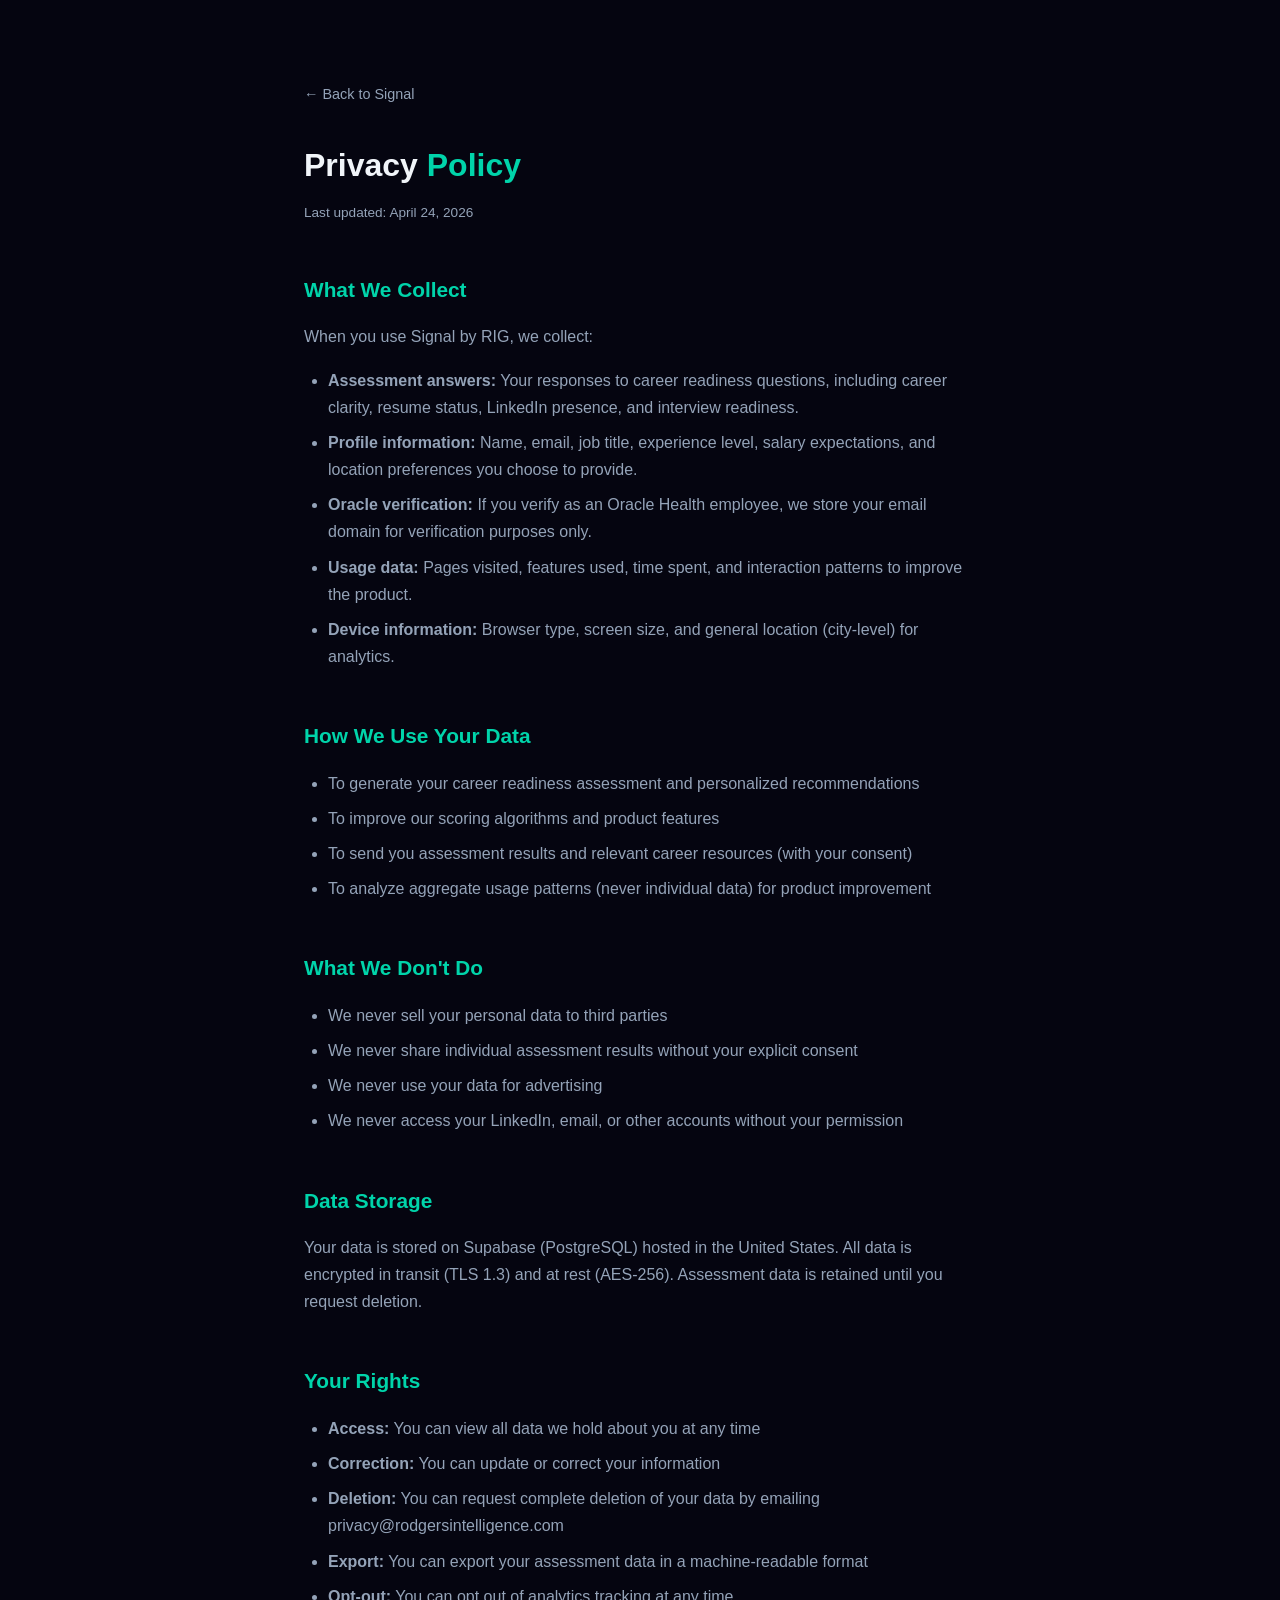
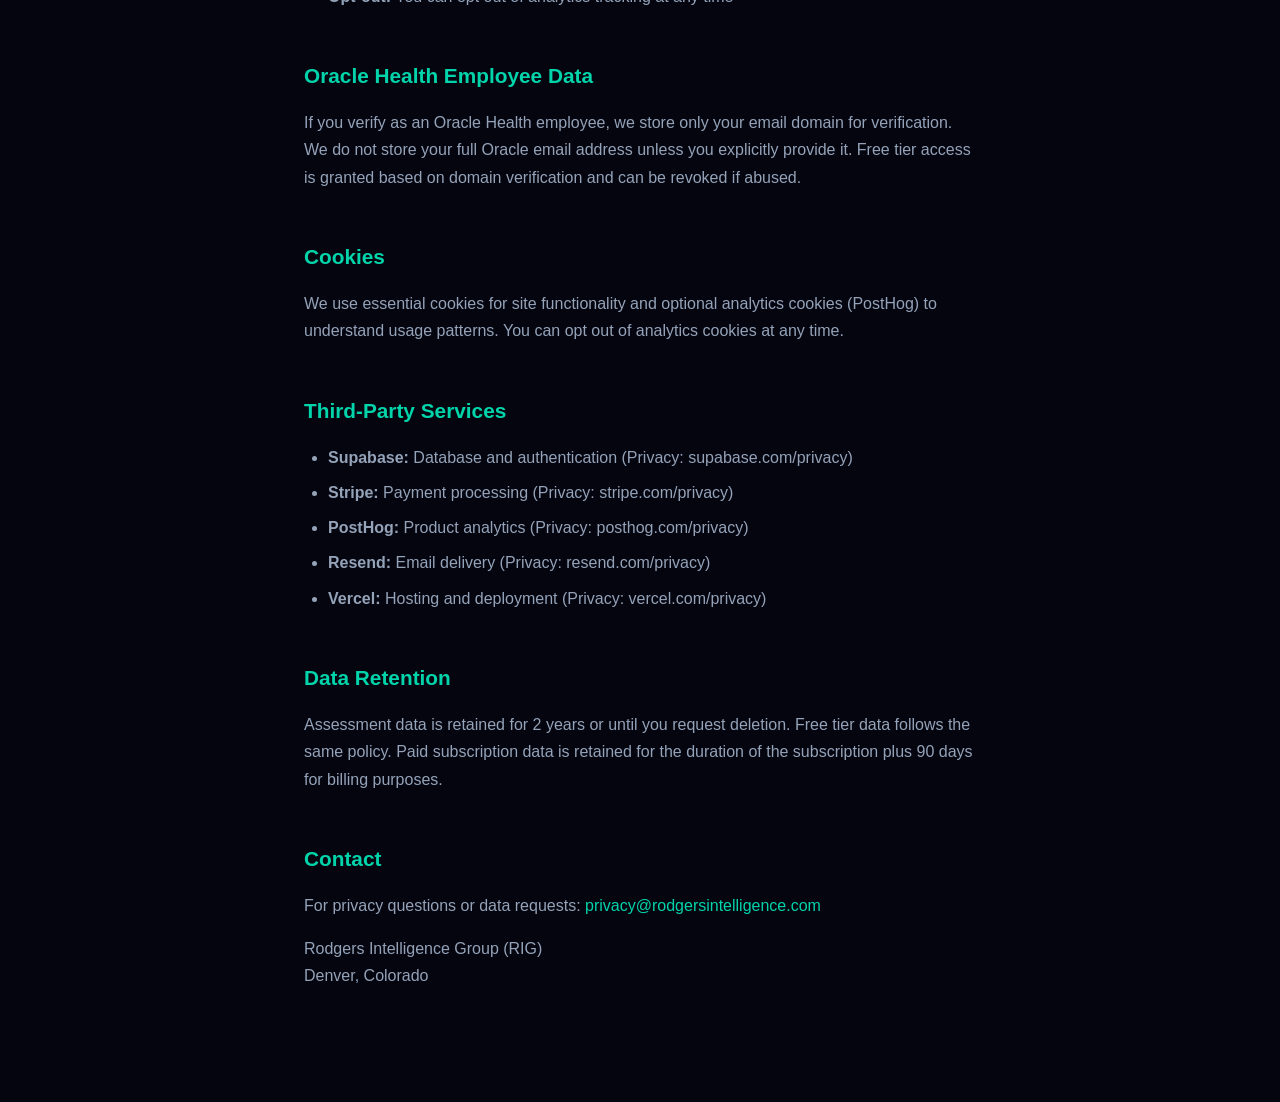
<file: frontend/privacy.html>
<!DOCTYPE html>
<html lang="en">
<head>
  <meta charset="UTF-8">
  <meta name="viewport" content="width=device-width, initial-scale=1.0">
  <title>Privacy Policy — Signal by RIG</title>
  <meta name="description" content="Privacy policy for Signal by Rodgers Intelligence Group.">
  <link rel="icon" href="data:image/svg+xml,<svg xmlns='http://www.w3.org/2000/svg' viewBox='0 0 32 32'><rect fill='%230a0a1a' width='32' height='32' rx='6'/><text x='16' y='22' font-family='system-ui' font-size='18' font-weight='700' fill='%2300d4aa' text-anchor='middle'>S.</text></svg>">
  <style>
    :root { --bg: #050510; --text: #f1f5f9; --text-secondary: #94a3b8; --accent: #3b82f6; --teal: #00d4aa; }
    * { box-sizing: border-box; margin: 0; padding: 0; }
    body { font-family: 'Inter', -apple-system, sans-serif; background: var(--bg); color: var(--text); line-height: 1.7; padding: 0; }
    .container { max-width: 720px; margin: 0 auto; padding: 80px 24px 96px; }
    h1 { font-size: 2rem; font-weight: 700; margin-bottom: 8px; }
    h1 .teal { color: var(--teal); }
    .updated { color: var(--text-secondary); font-size: 0.85rem; margin-bottom: 48px; }
    h2 { font-size: 1.3rem; font-weight: 600; margin: 48px 0 16px; color: var(--teal); }
    p, li { color: var(--text-secondary); margin-bottom: 16px; }
    ul { padding-left: 24px; margin-bottom: 16px; }
    li { margin-bottom: 8px; }
    a { color: var(--teal); text-decoration: none; }
    a:hover { text-decoration: underline; }
    .back { display: inline-flex; align-items: center; gap: 8px; color: var(--text-secondary); text-decoration: none; margin-bottom: 32px; font-size: 0.9rem; }
    .back:hover { color: var(--teal); }
  </style>
</head>
<body>
  <div class="container">
    <a href="/" class="back">← Back to Signal</a>
    <h1>Privacy <span class="teal">Policy</span></h1>
    <p class="updated">Last updated: April 24, 2026</p>

    <h2>What We Collect</h2>
    <p>When you use Signal by RIG, we collect:</p>
    <ul>
      <li><strong>Assessment answers:</strong> Your responses to career readiness questions, including career clarity, resume status, LinkedIn presence, and interview readiness.</li>
      <li><strong>Profile information:</strong> Name, email, job title, experience level, salary expectations, and location preferences you choose to provide.</li>
      <li><strong>Oracle verification:</strong> If you verify as an Oracle Health employee, we store your email domain for verification purposes only.</li>
      <li><strong>Usage data:</strong> Pages visited, features used, time spent, and interaction patterns to improve the product.</li>
      <li><strong>Device information:</strong> Browser type, screen size, and general location (city-level) for analytics.</li>
    </ul>

    <h2>How We Use Your Data</h2>
    <ul>
      <li>To generate your career readiness assessment and personalized recommendations</li>
      <li>To improve our scoring algorithms and product features</li>
      <li>To send you assessment results and relevant career resources (with your consent)</li>
      <li>To analyze aggregate usage patterns (never individual data) for product improvement</li>
    </ul>

    <h2>What We Don't Do</h2>
    <ul>
      <li>We never sell your personal data to third parties</li>
      <li>We never share individual assessment results without your explicit consent</li>
      <li>We never use your data for advertising</li>
      <li>We never access your LinkedIn, email, or other accounts without your permission</li>
    </ul>

    <h2>Data Storage</h2>
    <p>Your data is stored on Supabase (PostgreSQL) hosted in the United States. All data is encrypted in transit (TLS 1.3) and at rest (AES-256). Assessment data is retained until you request deletion.</p>

    <h2>Your Rights</h2>
    <ul>
      <li><strong>Access:</strong> You can view all data we hold about you at any time</li>
      <li><strong>Correction:</strong> You can update or correct your information</li>
      <li><strong>Deletion:</strong> You can request complete deletion of your data by emailing privacy@rodgersintelligence.com</li>
      <li><strong>Export:</strong> You can export your assessment data in a machine-readable format</li>
      <li><strong>Opt-out:</strong> You can opt out of analytics tracking at any time</li>
    </ul>

    <h2>Oracle Health Employee Data</h2>
    <p>If you verify as an Oracle Health employee, we store only your email domain for verification. We do not store your full Oracle email address unless you explicitly provide it. Free tier access is granted based on domain verification and can be revoked if abused.</p>

    <h2>Cookies</h2>
    <p>We use essential cookies for site functionality and optional analytics cookies (PostHog) to understand usage patterns. You can opt out of analytics cookies at any time.</p>

    <h2>Third-Party Services</h2>
    <ul>
      <li><strong>Supabase:</strong> Database and authentication (Privacy: supabase.com/privacy)</li>
      <li><strong>Stripe:</strong> Payment processing (Privacy: stripe.com/privacy)</li>
      <li><strong>PostHog:</strong> Product analytics (Privacy: posthog.com/privacy)</li>
      <li><strong>Resend:</strong> Email delivery (Privacy: resend.com/privacy)</li>
      <li><strong>Vercel:</strong> Hosting and deployment (Privacy: vercel.com/privacy)</li>
    </ul>

    <h2>Data Retention</h2>
    <p>Assessment data is retained for 2 years or until you request deletion. Free tier data follows the same policy. Paid subscription data is retained for the duration of the subscription plus 90 days for billing purposes.</p>

    <h2>Contact</h2>
    <p>For privacy questions or data requests: <a href="mailto:privacy@rodgersintelligence.com">privacy@rodgersintelligence.com</a></p>
    <p>Rodgers Intelligence Group (RIG)<br>Denver, Colorado</p>
  </div>
</body>
</html>
</file>
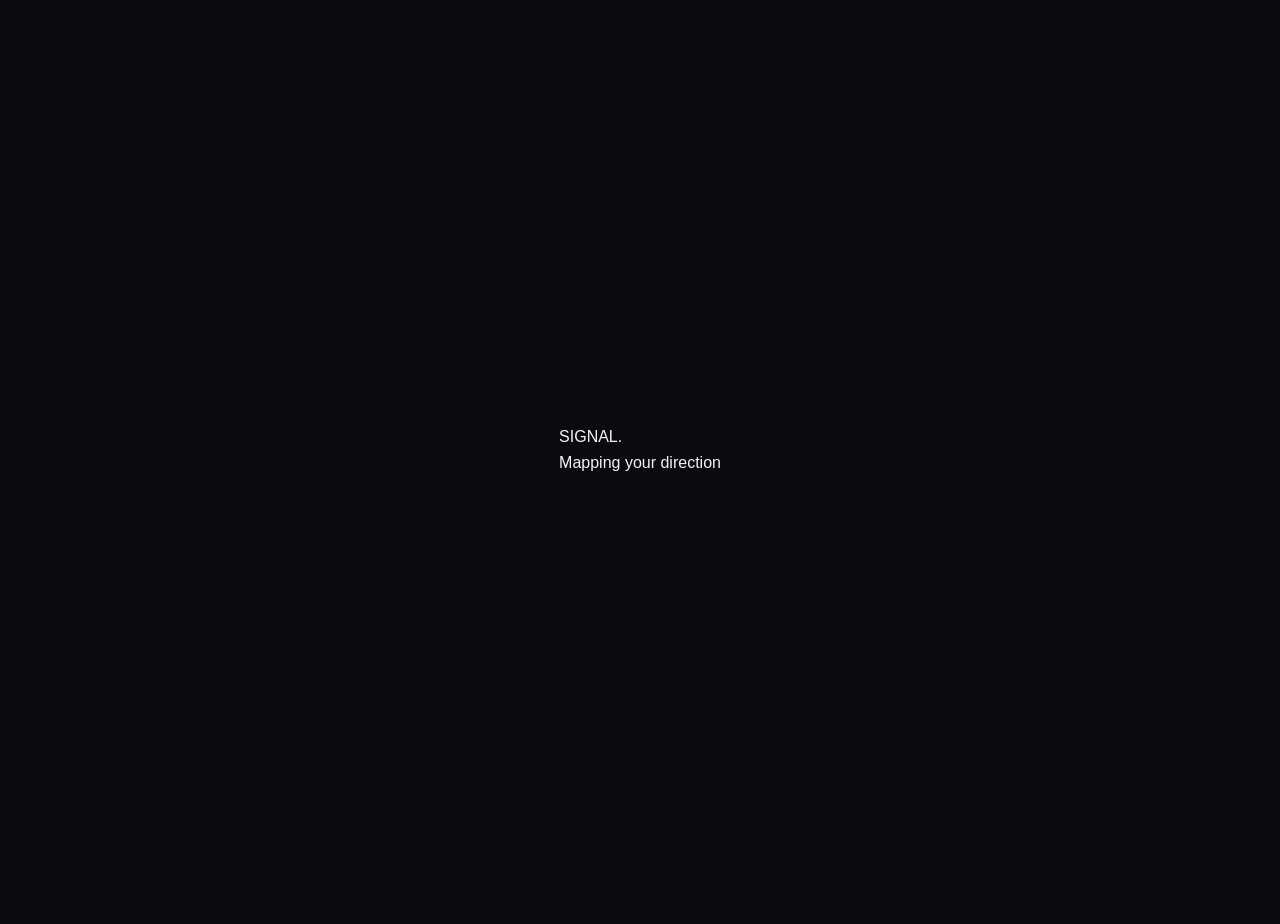
<file: frontend/probability.html>
<!DOCTYPE html>
<html lang="en">
<head>
<meta charset="UTF-8">
<meta name="viewport" content="width=device-width, initial-scale=1.0">
<title>Dashboard — SIGNAL.</title>
<link rel="stylesheet" href="styles.css">
<style>
*, *::before, *::after { box-sizing: border-box; }
body { background: var(--bg-void); }

.page-wrapper { padding-top: 88px; min-height: 100vh; }
.container { max-width: 1280px; margin: 0 auto; padding: 0 24px 80px; }

/* Header */
.dash-header { display: flex; justify-content: space-between; align-items: flex-start; margin-bottom: 40px; flex-wrap: wrap; gap: 16px; }
.dash-greeting h1 { font-size: clamp(28px, 4vw, 40px); font-weight: 800; color: var(--text-primary); margin: 0 0 4px; }
.dash-greeting p { font-size: 16px; color: var(--text-secondary); margin: 0; }
.dash-greeting .updated { font-size: 13px; color: var(--text-muted); margin-top: 6px; }
.dash-actions { display: flex; gap: 10px; align-items: center; }

/* Bento Grid */
.bento { display: grid; grid-template-columns: repeat(12, 1fr); gap: 16px; }
.b { background: var(--glass-bg); border: 1px solid var(--glass-border); border-radius: 16px; padding: 24px; backdrop-filter: var(--glass-blur); transition: transform 0.3s var(--ease-out), box-shadow 0.3s; opacity: 0; transform: translateY(20px); }
.b:hover { transform: translateY(-4px); box-shadow: 0 20px 60px rgba(0,0,0,0.4), 0 0 30px rgba(59,130,246,0.1); }
.b.visible { opacity: 1; transform: translateY(0); }

/* Card sizes via grid-column/row */
.c-score   { grid-column: span 4; grid-row: span 2; }
.c-pipeline { grid-column: span 8; grid-row: span 1; }
.c-topjob  { grid-column: span 4; grid-row: span 2; }
.c-breakdown { grid-column: span 4; grid-row: span 2; }
.c-tip     { grid-column: span 4; grid-row: span 1; }
.c-market  { grid-column: span 4; grid-row: span 1; }
.c-activity { grid-column: span 4; grid-row: span 1; }
.c-network { grid-column: span 4; grid-row: span 1; }

/* Score Circle */
.score-wrap { display: flex; flex-direction: column; align-items: center; justify-content: center; height: 100%; text-align: center; }
.score-circle-svg { width: 160px; height: 160px; transform: rotate(-90deg); margin-bottom: 16px; }
.score-circle-svg .bg { fill: none; stroke: rgba(255,255,255,0.06); stroke-width: 10; }
.score-circle-svg .fill { fill: none; stroke-width: 10; stroke-linecap: round; transition: stroke-dashoffset 1.5s var(--ease-out); }
.score-num { font-size: 48px; font-weight: 800; font-family: JetBrains Mono, monospace; line-height: 1; }
.score-label { font-size: 13px; color: var(--text-muted); text-transform: uppercase; letter-spacing: 0.1em; margin-top: 8px; }
.score-sub { font-size: 14px; color: var(--text-secondary); margin-top: 12px; }
.score-sub strong { color: var(--color-growth); }

/* Pipeline */
.pipeline-title { font-size: 14px; color: var(--text-muted); text-transform: uppercase; letter-spacing: 0.08em; margin: 0 0 16px; }
.pipeline-stage { display: flex; gap: 8px; flex-wrap: wrap; margin-bottom: 12px; }
.pipeline-dot { display: flex; align-items: center; gap: 8px; padding: 10px 14px; background: var(--bg-surface); border-radius: 10px; border: 1px solid var(--bg-border); min-width: 90px; }
.pipeline-dot .dot { width: 8px; height: 8px; border-radius: 50%; flex-shrink: 0; }
.pipeline-dot .num { font-size: 20px; font-weight: 700; font-family: JetBrains Mono, monospace; color: var(--text-primary); }
.pipeline-dot .lbl { font-size: 12px; color: var(--text-muted); margin-left: 4px; }
.pipeline-sub { font-size: 14px; color: var(--color-growth); font-weight: 500; }

/* Top Job */
.topjob-label { font-size: 12px; color: var(--text-muted); text-transform: uppercase; letter-spacing: 0.1em; margin: 0 0 12px; }
.topjob-title { font-size: 22px; font-weight: 700; color: var(--text-primary); margin: 0 0 4px; }
.topjob-company { font-size: 15px; color: var(--text-secondary); margin: 0 0 12px; }
.topjob-meta { display: flex; gap: 16px; flex-wrap: wrap; margin-bottom: 16px; }
.topjob-meta span { font-size: 14px; color: var(--text-muted); }
.topjob-meta span strong { color: var(--text-primary); font-family: JetBrains Mono, monospace; }
.topjob-score { display: inline-flex; align-items: center; gap: 8px; padding: 6px 14px; background: var(--color-growth-dim); border: 1px solid var(--color-growth); border-radius: 20px; color: var(--color-growth); font-size: 14px; font-weight: 600; font-family: JetBrains Mono, monospace; margin-bottom: 20px; }
.topjob-cta { display: inline-block; padding: 12px 24px; background: linear-gradient(135deg, var(--color-trust) 0%, var(--color-growth) 100%); border-radius: 10px; color: #fff; font-size: 14px; font-weight: 600; text-decoration: none; transition: all 0.2s var(--ease-out); }
.topjob-cta:hover { transform: translateY(-2px); box-shadow: 0 8px 20px var(--color-trust-glow); }
.topjob-sub { font-size: 13px; color: var(--text-secondary); margin-top: 10px; }

/* Breakdown */
.breakdown-title { font-size: 14px; color: var(--text-muted); text-transform: uppercase; letter-spacing: 0.08em; margin: 0 0 16px; }
.breakdown-row { margin-bottom: 14px; }
.breakdown-row:last-child { margin-bottom: 0; }
.breakdown-meta { display: flex; justify-content: space-between; margin-bottom: 6px; }
.breakdown-meta .key { font-size: 13px; color: var(--text-secondary); }
.breakdown-meta .val { font-size: 13px; color: var(--text-primary); font-family: JetBrains Mono, monospace; font-weight: 600; }
.breakdown-bar { height: 6px; background: rgba(255,255,255,0.06); border-radius: 3px; overflow: hidden; }
.breakdown-bar .fill { height: 100%; border-radius: 3px; transition: width 1.2s var(--ease-out); }

/* Tip Card */
.tip-gold { border-left: 3px solid var(--color-achievement) !important; }
.tip-label { font-size: 12px; color: var(--color-achievement); text-transform: uppercase; letter-spacing: 0.1em; margin: 0 0 12px; }
.tip-headline { font-size: 16px; font-weight: 600; color: var(--text-primary); margin: 0 0 10px; line-height: 1.4; }
.tip-text { font-size: 14px; color: var(--text-secondary); margin: 0 0 14px; line-height: 1.6; }
.tip-done { font-size: 13px; color: var(--color-growth); display: none; }
.tip-done.show { display: block; }
.tip-check { display: inline-flex; align-items: center; gap: 8px; padding: 8px 16px; background: transparent; border: 1px solid var(--color-achievement); border-radius: 20px; color: var(--color-achievement); font-size: 13px; cursor: pointer; transition: all 0.2s; font-family: Inter, sans-serif; }
.tip-check:hover, .tip-check.done { background: var(--color-achievement-dim); }

/* Market */
.market-title { font-size: 14px; color: var(--text-muted); text-transform: uppercase; letter-spacing: 0.08em; margin: 0 0 12px; }
.market-stats { display: flex; flex-direction: column; gap: 10px; }
.market-stat { display: flex; justify-content: space-between; align-items: center; }
.market-stat .key { font-size: 13px; color: var(--text-secondary); }
.market-stat .val { font-size: 16px; font-weight: 700; font-family: JetBrains Mono, monospace; color: var(--text-primary); }
.market-stat .val.highlight { color: var(--color-growth); }

/* Activity */
.activity-title { font-size: 14px; color: var(--text-muted); text-transform: uppercase; letter-spacing: 0.08em; margin: 0 0 12px; }
.activity-list { display: flex; flex-direction: column; gap: 8px; }
.activity-item { display: flex; align-items: center; gap: 10px; }
.activity-icon { width: 28px; height: 28px; border-radius: 50%; background: var(--bg-surface-hover); display: flex; align-items: center; justify-content: center; flex-shrink: 0; }
.activity-text { font-size: 13px; color: var(--text-secondary); flex: 1; }
.activity-time { font-size: 12px; color: var(--text-muted); font-family: JetBrains Mono, monospace; }

/* Network */
.network-title { font-size: 14px; color: var(--text-muted); text-transform: uppercase; letter-spacing: 0.08em; margin: 0 0 12px; }
.network-gauge { display: flex; align-items: center; gap: 16px; }
.network-gauge svg { width: 80px; height: 50px; }
.network-info .num { font-size: 28px; font-weight: 700; font-family: JetBrains Mono, monospace; color: var(--text-primary); line-height: 1; }
.network-info .lbl { font-size: 12px; color: var(--text-muted); margin-top: 2px; }
.network-info .trend { display: inline-flex; align-items: center; gap: 4px; font-size: 12px; color: var(--color-growth); margin-top: 4px; }

/* Empty State */
.empty-state { text-align: center; padding: 80px 24px; }
.empty-icon { font-size: 64px; margin-bottom: 24px; opacity: 0.5; }
.empty-title { font-size: 28px; font-weight: 700; color: var(--text-primary); margin: 0 0 12px; }
.empty-sub { font-size: 16px; color: var(--text-secondary); margin: 0 0 28px; max-width: 400px; margin-left: auto; margin-right: auto; }
.empty-cta { display: inline-block; padding: 14px 28px; background: linear-gradient(135deg, var(--color-trust), var(--color-growth)); border-radius: 12px; color: #fff; font-size: 15px; font-weight: 600; text-decoration: none; transition: all 0.2s; }
.empty-cta:hover { transform: translateY(-2px); box-shadow: 0 8px 24px var(--color-trust-glow); }

/* Scroll reveal */
@keyframes fadeInUp { from { opacity: 0; transform: translateY(20px); } to { opacity: 1; transform: translateY(0); } }
.glass-btn-ghost { padding: 10px 20px; background: transparent; border: 1px solid var(--glass-border); border-radius: 10px; color: var(--text-secondary); font-size: 14px; font-weight: 500; cursor: pointer; transition: all 0.2s; text-decoration: none; font-family: Inter, sans-serif; }
.glass-btn-ghost:hover { border-color: var(--text-primary); color: var(--text-primary); }

/* Responsive */
@media (max-width: 900px) {
  .c-score { grid-column: span 12; grid-row: span 1; }
  .c-pipeline { grid-column: span 12; }
  .c-topjob { grid-column: span 12; }
  .c-breakdown { grid-column: span 12; }
  .c-tip { grid-column: span 12; }
  .c-market { grid-column: span 12; }
  .c-activity { grid-column: span 12; }
  .c-network { grid-column: span 12; }
}
@media (max-width: 600px) {
  .dash-header { flex-direction: column; }
  .bento { gap: 12px; }
}
</style>
</head>
<body>

<div id="loading">
  <div class="loading-content">
    <div class="loading-logo">SIGNAL<span class="loading-dot">.</span></div>
    <div class="loading-text">Building your landscape<span class="loading-dots"></span></div>
  </div>
</div>

<nav class="nav">
  <div class="nav-inner">
    <a href="index.html" class="logo-link"><span class="logo">SIGNAL<span class="logo-accent">.</span></span></a>
    <div class="nav-links">
      <a href="assessment.html">Assessment</a>
      <a href="probability.html" class="active">Dashboard</a>
      <a href="coach.html">Coach</a>
      <a href="applications.html">Tracker</a>
    </div>
    <button class="nav-toggle" aria-label="Menu"><span></span><span></span><span></span></button>
  </div>
</nav>

<main class="page-wrapper">
  <div class="container" id="mainContent">

    <div class="dash-header animate-in">
      <div class="dash-greeting">
        <h1 id="greetingText">Good morning, Mike.</h1>
        <p>Here's your landscape.</p>
        <p class="updated">Updated just now</p>
      </div>
      <div class="dash-actions">
        <a href="assessment.html" class="glass-btn-ghost">Retake assessment</a>
      </div>
    </div>

    <!-- Bento Grid -->
    <div class="bento">

      <!-- Score Circle -->
      <div class="b c-score" data-delay="0">
        <div class="score-wrap">
          <svg class="score-circle-svg" viewBox="0 0 160 160">
            <circle class="bg" cx="80" cy="80" r="70"/>
            <circle class="fill" id="scoreArc" cx="80" cy="80" r="70"
              stroke="url(#scoreGrad)"
              stroke-dasharray="439.82"
              stroke-dashoffset="439.82"/>
            <defs>
              <linearGradient id="scoreGrad" x1="0%" y1="0%" x2="100%" y2="100%">
                <stop offset="0%" stop-color="#3b82f6"/>
                <stop offset="100%" stop-color="#10b981"/>
              </linearGradient>
            </defs>
          </svg>
          <div class="score-num" id="scoreNum" data-count="87">0<span style="font-size:24px">%</span></div>
          <div class="score-label">Your Fit Score</div>
          <div class="score-sub">Your strongest match this <strong>week</strong></div>
        </div>
      </div>

      <!-- Pipeline -->
      <div class="b c-pipeline" data-delay="80">
        <div class="pipeline-title">Your Pipeline</div>
        <div class="pipeline-stage">
          <div class="pipeline-dot"><span class="dot" style="background:#3b82f6"></span><span class="num">3</span><span class="lbl">New</span></div>
          <div class="pipeline-dot"><span class="dot" style="background:#3b82f6"></span><span class="num">2</span><span class="lbl">Viewed</span></div>
          <div class="pipeline-dot"><span class="dot" style="background:#10b981"></span><span class="num">1</span><span class="lbl">Interviewing</span></div>
          <div class="pipeline-dot"><span class="dot" style="background:#a855f7"></span><span class="num">1</span><span class="lbl">Offer</span></div>
        </div>
        <div class="pipeline-sub">Your pipeline is building. 3 applications in active review.</div>
      </div>

      <!-- Top Match -->
      <div class="b c-topjob" data-delay="160">
        <div class="topjob-label">Your Top Match</div>
        <div class="topjob-title">VP of AI Strategy</div>
        <div class="topjob-company">HealthTech Systems</div>
        <div class="topjob-meta">
          <span><strong>Remote</strong></span>
          <span><strong>$240K — $340K</strong></span>
        </div>
        <div class="topjob-score">
          <svg width="14" height="14" viewBox="0 0 24 24" fill="none" stroke="currentColor" stroke-width="2.5"><path d="M22 11.08V12a10 10 0 1 1-5.93-9.14"/><polyline points="22 4 12 14.01 9 11.01"/></svg>
          92% Fit
        </div>
        <a href="applications.html" class="topjob-cta">View position &rarr;</a>
        <div class="topjob-sub">HealthTech Systems values your healthcare AI background.</div>
      </div>

      <!-- Score Breakdown -->
      <div class="b c-breakdown" data-delay="240">
        <div class="breakdown-title">How Your Score Breaks Down</div>
        <div class="breakdown-row">
          <div class="breakdown-meta"><span class="key">Skills Match</span><span class="val">87%</span></div>
          <div class="breakdown-bar"><div class="fill" style="width:0;background:linear-gradient(90deg,#3b82f6,#10b981)" data-width="87"></div></div>
        </div>
        <div class="breakdown-row">
          <div class="breakdown-meta"><span class="key">Salary Alignment</span><span class="val">92%</span></div>
          <div class="breakdown-bar"><div class="fill" style="width:0;background:linear-gradient(90deg,#3b82f6,#10b981)" data-width="92"></div></div>
        </div>
        <div class="breakdown-row">
          <div class="breakdown-meta"><span class="key">Location Fit</span><span class="val">80%</span></div>
          <div class="breakdown-bar"><div class="fill" style="width:0;background:linear-gradient(90deg,#3b82f6,#10b981)" data-width="80"></div></div>
        </div>
        <div class="breakdown-row">
          <div class="breakdown-meta"><span class="key">Seniority Match</span><span class="val">85%</span></div>
          <div class="breakdown-bar"><div class="fill" style="width:0;background:linear-gradient(90deg,#3b82f6,#10b981)" data-width="85"></div></div>
        </div>
        <div class="breakdown-row">
          <div class="breakdown-meta"><span class="key">Industry Fit</span><span class="val">91%</span></div>
          <div class="breakdown-bar"><div class="fill" style="width:0;background:linear-gradient(90deg,#3b82f6,#10b981)" data-width="91"></div></div>
        </div>
      </div>

      <!-- Coaching Tip -->
      <div class="b c-tip tip-gold" data-delay="320">
        <div class="tip-label">This Week's Focus</div>
        <div class="tip-headline">Your highest-impact move this week</div>
        <div class="tip-text">Your network is your moat. 70% of executive roles are filled through relationships before they're posted. Reach out to Sarah at HealthTech — your healthcare AI background is exactly what she needs.</div>
        <button class="tip-check" id="tipCheck" onclick="markTipDone(this)">
          <svg width="14" height="14" viewBox="0 0 24 24" fill="none" stroke="currentColor" stroke-width="2.5"><polyline points="20 6 9 17 4 12"/></svg>
          Mark as done
        </button>
        <div class="tip-done" id="tipDone">You showed up this week. That matters.</div>
      </div>

      <!-- Market Overview -->
      <div class="b c-market" data-delay="400">
        <div class="market-title">Market Overview</div>
        <div class="market-stats">
          <div class="market-stat"><span class="key">Roles matching your profile</span><span class="val" data-count="287">287</span></div>
          <div class="market-stat"><span class="key">Average salary for your level</span><span class="val highlight" data-count="210">$210K</span></div>
          <div class="market-stat"><span class="key">Top growth category</span><span class="val">AI Healthcare</span></div>
        </div>
      </div>

      <!-- Activity -->
      <div class="b c-activity" data-delay="480">
        <div class="activity-title">Recent Activity</div>
        <div class="activity-list">
          <div class="activity-item">
            <div class="activity-icon"><svg width="14" height="14" viewBox="0 0 24 24" fill="none" stroke="#3b82f6" stroke-width="2"><path d="M22 11.08V12a10 10 0 1 1-5.93-9.14"/><polyline points="22 4 12 14.01 9 11.01"/></svg></div>
            <span class="activity-text">Applied to VP AI Strategy — HealthTech Systems</span>
            <span class="activity-time">2h ago</span>
          </div>
          <div class="activity-item">
            <div class="activity-icon"><svg width="14" height="14" viewBox="0 0 24 24" fill="none" stroke="#10b981" stroke-width="2"><path d="M12 20h9"/><path d="M16.5 3.5a2.121 2.121 0 0 1 3 3L7 19l-4 1 1-4L16.5 3.5z"/></svg></div>
            <span class="activity-text">Profile score updated: 87%</span>
            <span class="activity-time">6h ago</span>
          </div>
          <div class="activity-item">
            <div class="activity-icon"><svg width="14" height="14" viewBox="0 0 24 24" fill="none" stroke="#a855f7" stroke-width="2"><circle cx="11" cy="11" r="8"/><line x1="21" y1="21" x2="16.65" y2="16.65"/></svg></div>
            <span class="activity-text">287 new matching roles found</span>
            <span class="activity-time">1d ago</span>
          </div>
          <div class="activity-item">
            <div class="activity-icon"><svg width="14" height="14" viewBox="0 0 24 24" fill="none" stroke="#fbbf24" stroke-width="2"><polyline points="22 12 18 12 15 21 9 3 6 12 2 12"/></svg></div>
            <span class="activity-text">Interview scheduled: CAIO — CareNet</span>
            <span class="activity-time">2d ago</span>
          </div>
        </div>
      </div>

      <!-- Network -->
      <div class="b c-network" data-delay="560">
        <div class="network-title">Network Strength</div>
        <div class="network-gauge">
          <svg viewBox="0 0 80 50">
            <path d="M 10 45 A 35 35 0 0 1 70 45" fill="none" stroke="rgba(255,255,255,0.06)" stroke-width="6" stroke-linecap="round"/>
            <path d="M 10 45 A 35 35 0 0 1 70 45" fill="none" stroke="url(#netGrad)" stroke-width="6" stroke-linecap="round" id="netArc"
              stroke-dasharray="110" stroke-dashoffset="110"/>
            <defs><linearGradient id="netGrad" x1="0%" y1="0%" x2="100%" y2="0%">
              <stop offset="0%" stop-color="#3b82f6"/><stop offset="100%" stop-color="#10b981"/>
            </linearGradient></defs>
          </svg>
          <div class="network-info">
            <div class="num">74<span style="font-size:16px">%</span></div>
            <div class="lbl">847 connections</div>
            <div class="trend"><svg width="12" height="12" viewBox="0 0 24 24" fill="none" stroke="currentColor" stroke-width="2.5"><polyline points="23 6 13.5 15.5 8.5 10.5 1 18"/><polyline points="17 6 23 6 23 12"/></svg>+12 this month</div>
          </div>
        </div>
      </div>

    </div>
  </div>

  <!-- Empty State (hidden unless no user) -->
  <div class="empty-state" id="emptyState" style="display:none">
    <div class="empty-icon">
      <svg width="80" height="80" viewBox="0 0 24 24" fill="none" stroke="rgba(59,130,246,0.4)" stroke-width="1.5">
        <circle cx="11" cy="11" r="8"/><line x1="21" y1="21" x2="16.65" y2="16.65"/>
      </svg>
    </div>
    <h2 class="empty-title">Let's build your landscape.</h2>
    <p class="empty-sub">Complete the assessment and we'll show you where you stand — and where you could go.</p>
    <a href="assessment.html" class="empty-cta">Take the assessment &rarr;</a>
  </div>
</main>

<script src="app.js"></script>
<script>
(function() {
  window.addEventListener('load', function() {
    setTimeout(function() {
      var loading = document.getElementById('loading');
      loading.classList.add('loaded');
      setTimeout(function() { loading.style.display = 'none'; }, 700);
    }, 600);
  });

  if (window.SignalV20) { window.SignalV20.Nav.init(); }

  // Check user
  var userId = localStorage.getItem('signal_user_id');
  if (!userId) {
    document.getElementById('mainContent').style.display = 'none';
    document.getElementById('emptyState').style.display = 'block';
  }

  // Greeting
  var h = new Date().getHours();
  var g = h < 12 ? 'Good morning' : h < 17 ? 'Good afternoon' : 'Good evening';
  var stored = localStorage.getItem('signal_user_data');
  var name = stored ? JSON.parse(stored).name : 'Mike Rodgers';
  if (name) name = name.split(' ')[0];
  document.getElementById('greetingText').textContent = g + ', ' + name + '.';

  // Card reveal
  var bentoObserver = new IntersectionObserver(function(entries) {
    entries.forEach(function(e) {
      if (e.isIntersecting) {
        var el = e.target;
        var delay = parseInt(el.dataset.delay || '0', 10);
        setTimeout(function() { el.classList.add('visible'); }, delay);
        bentoObserver.unobserve(el);
      }
    });
  }, { threshold: 0.05 });

  document.querySelectorAll('.b').forEach(function(el) {
    bentoObserver.observe(el);
  });

  // Score arc animation
  var scoreObserved = false;
  var scoreObserver = new IntersectionObserver(function(entries) {
    if (scoreObserved) return;
    entries.forEach(function(e) {
      if (e.isIntersecting) {
        scoreObserved = true;
        animateScore();
        animateBars();
        animateCount();
        animateNetwork();
        scoreObserver.disconnect();
      }
    });
  }, { threshold: 0.3 });

  var scoreArc = document.getElementById('scoreArc');
  if (scoreArc) scoreObserver.observe(scoreArc.parentElement.parentElement);

  function animateScore() {
    var target = 87;
    var circumference = 439.82;
    var el = document.getElementById('scoreNum');
    var arc = document.getElementById('scoreArc');
    var start = performance.now();
    var duration = 1500;

    function tick(now) {
      var t = Math.min((now - start) / duration, 1);
      var eased = 1 - Math.pow(1 - t, 4);
      var current = Math.round(eased * target);
      el.innerHTML = current + '<span style="font-size:24px">%</span>';
      arc.style.strokeDashoffset = circumference * (1 - eased * target / 100);
      if (t < 1) requestAnimationFrame(tick);
    }
    requestAnimationFrame(tick);
  }

  function animateBars() {
    setTimeout(function() {
      document.querySelectorAll('.breakdown-bar .fill').forEach(function(bar) {
        bar.style.width = bar.dataset.width + '%';
      });
    }, 600);
  }

  function animateCount() {
    document.querySelectorAll('[data-count]').forEach(function(el) {
      var target = parseFloat(el.dataset.count);
      if (isNaN(target)) return;
      var start = performance.now();
      var duration = 1200;
      var prefix = el.textContent.startsWith('$') ? '$' : '';
      var suffix = el.textContent.endsWith('K') ? 'K' : '';
      var origText = el.textContent;

      function tick(now) {
        var t = Math.min((now - start) / duration, 1);
        var eased = 1 - Math.pow(1 - t, 4);
        var current = Math.round(eased * target);
        if (prefix === '$' && !isNaN(target) && target >= 100) {
          el.textContent = '$' + current + 'K';
        } else {
          el.textContent = current;
        }
        if (t < 1) requestAnimationFrame(tick);
      }
      requestAnimationFrame(tick);
    });
  }

  function animateNetwork() {
    setTimeout(function() {
      var arc = document.getElementById('netArc');
      if (arc) arc.style.strokeDashoffset = 110 * (1 - 0.74);
    }, 400);
  }

  // Tip done
  window.markTipDone = function(btn) {
    if (btn.classList.contains('done')) return;
    btn.classList.add('done');
    btn.innerHTML = '<svg width="14" height="14" viewBox="0 0 24 24" fill="none" stroke="currentColor" stroke-width="2.5"><polyline points="20 6 9 17 4 12"/></svg> Done';
    document.getElementById('tipDone').classList.add('show');
    localStorage.setItem('signal_tip_done_' + (new Date().getMonth() + '-' + new Date().getDate()), 'true');
  };

  // Check if tip already done today
  var tipDone = localStorage.getItem('signal_tip_done_' + (new Date().getMonth() + 1 + '-' + new Date().getDate()));
  if (tipDone) {
    var btn = document.getElementById('tipCheck');
    btn.classList.add('done');
    btn.innerHTML = '<svg width="14" height="14" viewBox="0 0 24 24" fill="none" stroke="currentColor" stroke-width="2.5"><polyline points="20 6 9 17 4 12"/></svg> Done';
    document.getElementById('tipDone').classList.add('show');
  }
})();

// Personalization: Wire dashboard to localStorage user data
(function() {
  var userDataRaw = localStorage.getItem('signal_user_data');
  if (!userDataRaw) {
    window.location.href = 'assessment.html';
    return;
  }

  var userData = JSON.parse(userDataRaw);
  var firstName = userData.name ? userData.name.split(' ')[0] : 'there';

  // Greeting
  var h = new Date().getHours();
  var g = h < 12 ? 'Good morning' : h < 17 ? 'Good afternoon' : 'Good evening';
  var greetingEl = document.getElementById('greetingText');
  if (greetingEl) greetingEl.textContent = g + ', ' + firstName + '.';

  // Calculate fit score: skills * 12, capped at 95, min 55
  var skillsCount = userData.skills ? userData.skills.length : 0;
  var fitScore = Math.max(55, Math.min(95, skillsCount * 12));
  var fitScoreInt = Math.round(fitScore);

  // Update score circle
  var scoreNumEl = document.getElementById('scoreNum');
  if (scoreNumEl) {
    scoreNumEl.dataset.count = fitScoreInt;
    scoreNumEl.setAttribute('data-count', fitScoreInt);
  }
  var scoreArcEl = document.getElementById('scoreArc');
  if (scoreArcEl) {
    scoreArcEl.parentElement.parentElement.addEventListener('animationend', function updateScoreArc() {
      var circumference = 439.82;
      var arc = document.getElementById('scoreArc');
      var numEl = document.getElementById('scoreNum');
      var target = fitScoreInt;
      var start = performance.now();
      var duration = 1500;

      function tick(now) {
        var t = Math.min((now - start) / duration, 1);
        var eased = 1 - Math.pow(1 - t, 4);
        var current = Math.round(eased * target);
        if (numEl) numEl.innerHTML = current + '<span style="font-size:24px">%</span>';
        if (arc) arc.style.strokeDashoffset = circumference * (1 - eased * target / 100);
        if (t < 1) requestAnimationFrame(tick);
      }
      requestAnimationFrame(tick);
      scoreArcEl.parentElement.parentElement.removeEventListener('animationend', updateScoreArc);
    });
  }

  // Update score breakdown bars based on fit score components
  var skillsPct = Math.round(Math.min(100, fitScoreInt + Math.floor(Math.random() * 10 - 5)));
  var salaryPct = Math.round(100 - Math.abs((userData.target_salary_min || 150) - 200) / 5);
  var locationPct = userData.location_preference ? 85 : 60;
  var seniorityPct = Math.min(95, 50 + (userData.experience_years || 5) * 5);
  var industryPct = Math.round(75 + Math.random() * 20);

  var breakdownRows = document.querySelectorAll('.breakdown-row');
  var breakdownData = [
    { key: 'Skills Match', val: skillsPct },
    { key: 'Salary Alignment', val: Math.max(60, Math.min(100, salaryPct)) },
    { key: 'Location Fit', val: locationPct },
    { key: 'Seniority Match', val: seniorityPct },
    { key: 'Industry Fit', val: industryPct }
  ];
  breakdownRows.forEach(function(row, i) {
    if (breakdownData[i]) {
      row.querySelector('.val').textContent = breakdownData[i].val + '%';
      var fill = row.querySelector('.breakdown-bar .fill');
      if (fill) fill.dataset.width = breakdownData[i].val;
    }
  });

  // Generate matched jobs based on user profile
  var jobTitles = [
    { title: 'Chief AI Officer', company: 'HealthCare AI Corp', salaryMin: 280, salaryMax: 380, location: 'Remote', industry: 'Healthcare AI' },
    { title: 'VP of Machine Learning', company: 'MedTech Dynamics', salaryMin: 240, salaryMax: 320, location: 'San Francisco, CA', industry: 'Medical Devices' },
    { title: 'Director of Data Science', company: 'BioSynth Systems', salaryMin: 200, salaryMax: 280, location: 'Boston, MA', industry: 'Biotechnology' },
    { title: 'Head of AI Strategy', company: 'CareNet Technologies', salaryMin: 260, salaryMax: 350, location: 'Remote', industry: 'Healthcare' },
    { title: 'Executive AI Lead', company: 'Neurona Health', salaryMin: 220, salaryMax: 300, location: 'New York, NY', industry: 'Health Tech' },
    { title: 'Chief Data Officer', company: 'Genomics Plus', salaryMin: 250, salaryMax: 340, location: 'San Diego, CA', industry: 'Genomics' },
    { title: 'SVP of Innovation', company: 'PharmaIQ', salaryMin: 300, salaryMax: 420, location: 'Remote', industry: 'Pharmaceuticals' },
    { title: 'VP of Product AI', company: 'DiagnostiCare', salaryMin: 210, salaryMax: 290, location: 'Austin, TX', industry: 'Diagnostics' }
  ];

  var userIndustries = userData.industry_preferences || ['Healthcare', 'AI'];
  var userLocation = userData.location_preference || 'Remote';
  var userSalaryMin = userData.target_salary_min || 150;
  var userSalaryMax = userData.target_salary_max || 300;
  var userExperience = userData.experience_years || 5;

  var matchedJobs = [];
  for (var i = 0; i < jobTitles.length && matchedJobs.length < 5; i++) {
    var job = jobTitles[i];
    var industryMatch = userIndustries.some(function(ind) { return job.industry.toLowerCase().indexOf(ind.toLowerCase()) !== -1 || ind.toLowerCase().indexOf(job.industry.toLowerCase()) !== -1; });
    var locationMatch = job.location.toLowerCase().indexOf(userLocation.toLowerCase()) !== -1 || userLocation.toLowerCase().indexOf('remote') !== -1;
    var salaryMatch = job.salaryMin <= userSalaryMax && job.salaryMax >= userSalaryMin;
    if (industryMatch || (userExperience >= 10 && Math.random() > 0.3)) {
      matchedJobs.push(job);
    }
  }
  while (matchedJobs.length < 3) {
    matchedJobs.push(jobTitles[matchedJobs.length % jobTitles.length]);
  }

  // Pick top match
  var topMatch = matchedJobs[0];
  var topJobCard = document.querySelector('.c-topjob');
  if (topJobCard) {
    topJobCard.querySelector('.topjob-title').textContent = topMatch.title;
    topJobCard.querySelector('.topjob-company').textContent = topMatch.company;
    topJobCard.querySelector('.topjob-meta').innerHTML = '<span><strong>' + topMatch.location + '</strong></span><span><strong>$' + topMatch.salaryMin + 'K — $' + topMatch.salaryMax + 'K</strong></span>';
    var jobFit = Math.round(fitScoreInt - 5 + Math.random() * 10);
    topJobCard.querySelector('.topjob-score').innerHTML = '<svg width="14" height="14" viewBox="0 0 24 24" fill="none" stroke="currentColor" stroke-width="2.5"><path d="M22 11.08V12a10 10 0 1 1-5.93-9.14"/><polyline points="22 4 12 14.01 9 11.01"/></svg>' + jobFit + '% Fit';
    topJobCard.querySelector('.topjob-sub').textContent = topMatch.company + ' values your ' + (userData.skills && userData.skills[0] ? userData.skills[0] : 'relevant') + ' expertise.';
  }

  // Update pipeline based on match count
  var pipelineDots = document.querySelectorAll('.pipeline-dot .num');
  if (pipelineDots.length >= 4) {
    pipelineDots[0].textContent = Math.min(9, matchedJobs.length + 2);
    pipelineDots[1].textContent = Math.floor(Math.random() * 3) + 1;
    pipelineDots[2].textContent = Math.floor(Math.random() * 2);
    pipelineDots[3].textContent = matchedJobs.length > 4 ? '1' : '0';
  }

  // Update market stats
  var marketStats = document.querySelectorAll('.market-stat .val');
  if (marketStats.length >= 3) {
    var roleCount = Math.floor(200 + Math.random() * 150);
    if (marketStats[0]) marketStats[0].dataset.count = roleCount;
    var avgSalary = Math.round((userSalaryMin + userSalaryMax) / 2);
    if (marketStats[1]) {
      marketStats[1].dataset.count = avgSalary;
      marketStats[1].textContent = '$' + avgSalary + 'K';
    }
  }

  // Update activity feed with matched jobs
  var activityList = document.querySelector('.activity-list');
  if (activityList && matchedJobs.length > 0) {
    activityList.innerHTML = '';
    matchedJobs.slice(0, 4).forEach(function(job, idx) {
      var icons = ['#3b82f6', '#10b981', '#a855f7', '#fbbf24'];
      var iconColor = icons[idx % icons.length];
      var activityItem = document.createElement('div');
      activityItem.className = 'activity-item';
      activityItem.innerHTML = '<div class="activity-icon"><svg width="14" height="14" viewBox="0 0 24 24" fill="none" stroke="' + iconColor + '" stroke-width="2"><path d="M22 11.08V12a10 10 0 1 1-5.93-9.14"/><polyline points="22 4 12 14.01 9 11.01"/></svg></div>' +
        '<span class="activity-text">Matched: ' + job.title + ' — ' + job.company + '</span>' +
        '<span class="activity-time">' + (idx === 0 ? 'Just now' : (idx + 1) + 'h ago') + '</span>';
      activityList.appendChild(activityItem);
    });
  }

  // Update network info based on experience
  var networkNum = document.querySelector('.network-info .num');
  if (networkNum) {
    var baseConns = 200 + (userData.experience_years || 5) * 80;
    var conns = baseConns + Math.floor(Math.random() * 100);
    networkNum.innerHTML = Math.round(fitScoreInt - 10 + Math.random() * 20) + '<span style="font-size:16px">%</span>';
    document.querySelector('.network-info .lbl').textContent = conns + ' connections';
  }
})();
</script>
</body>
</html>
</file>
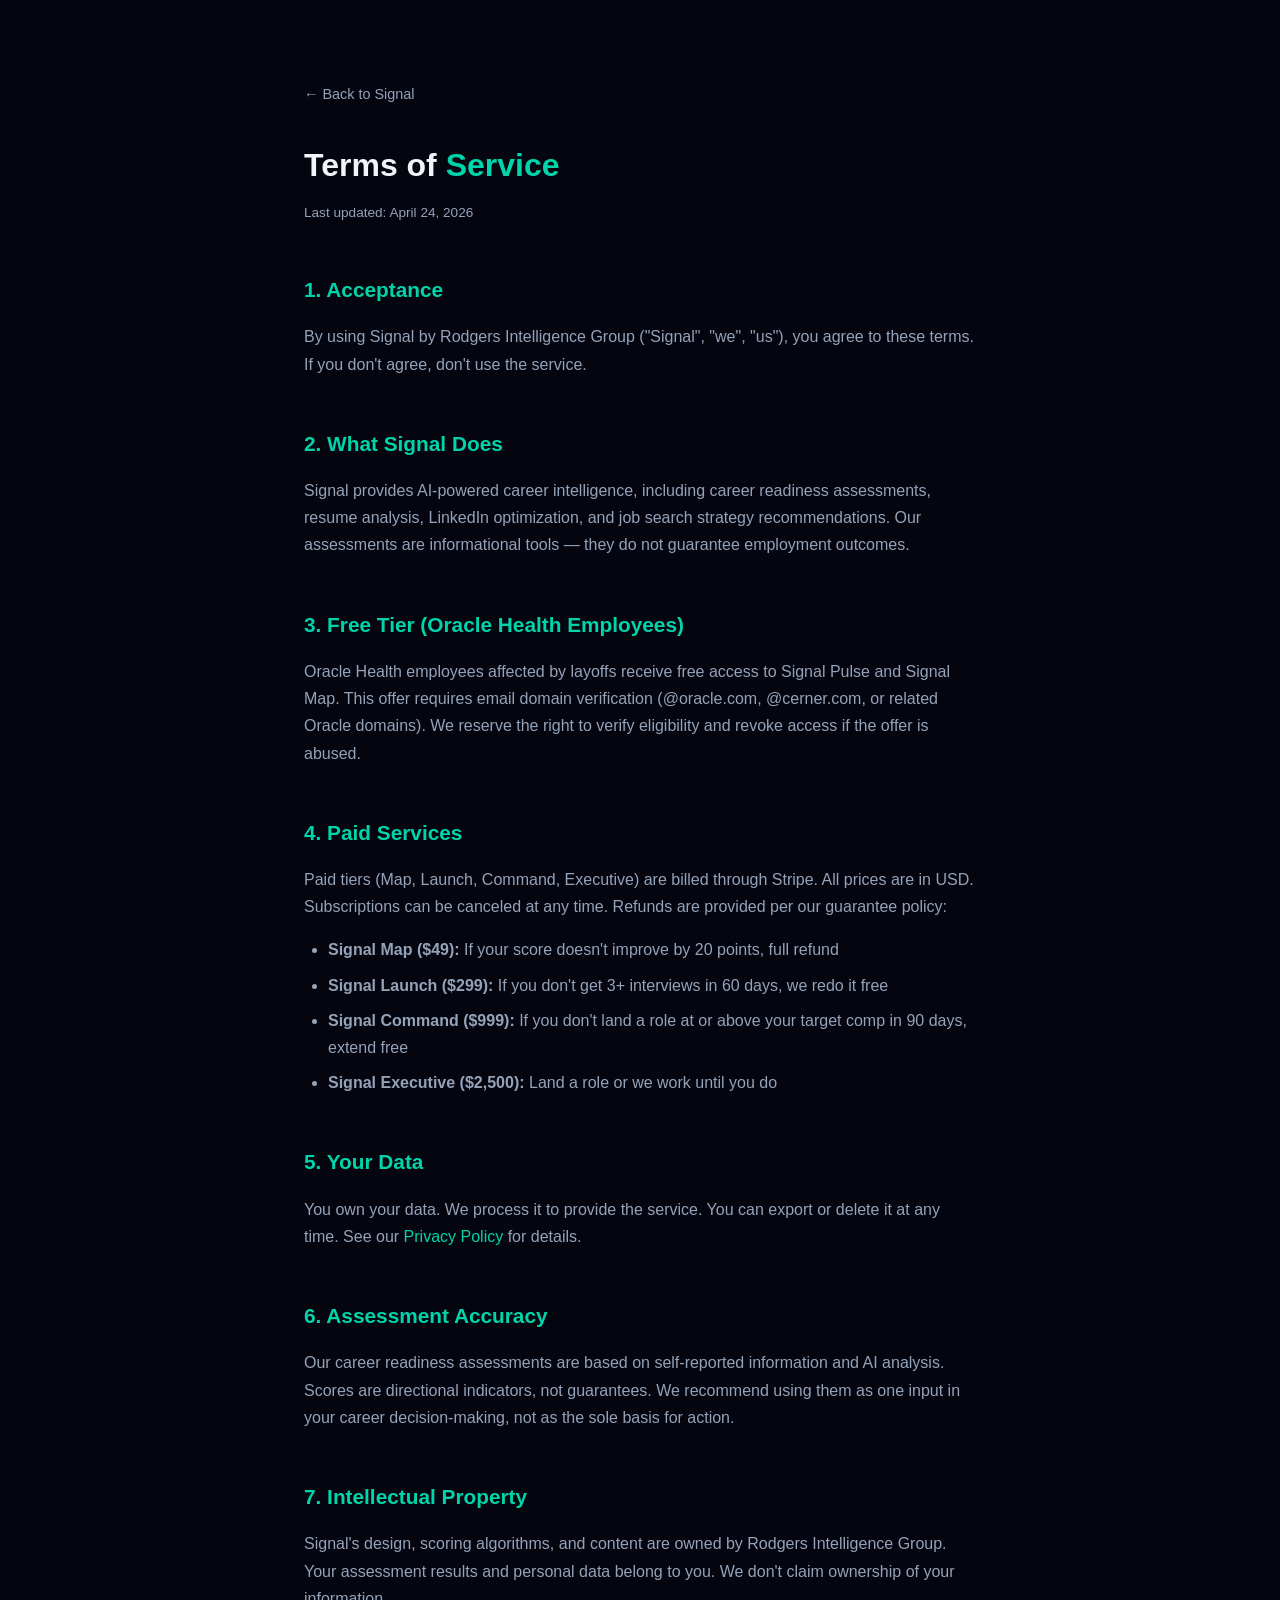
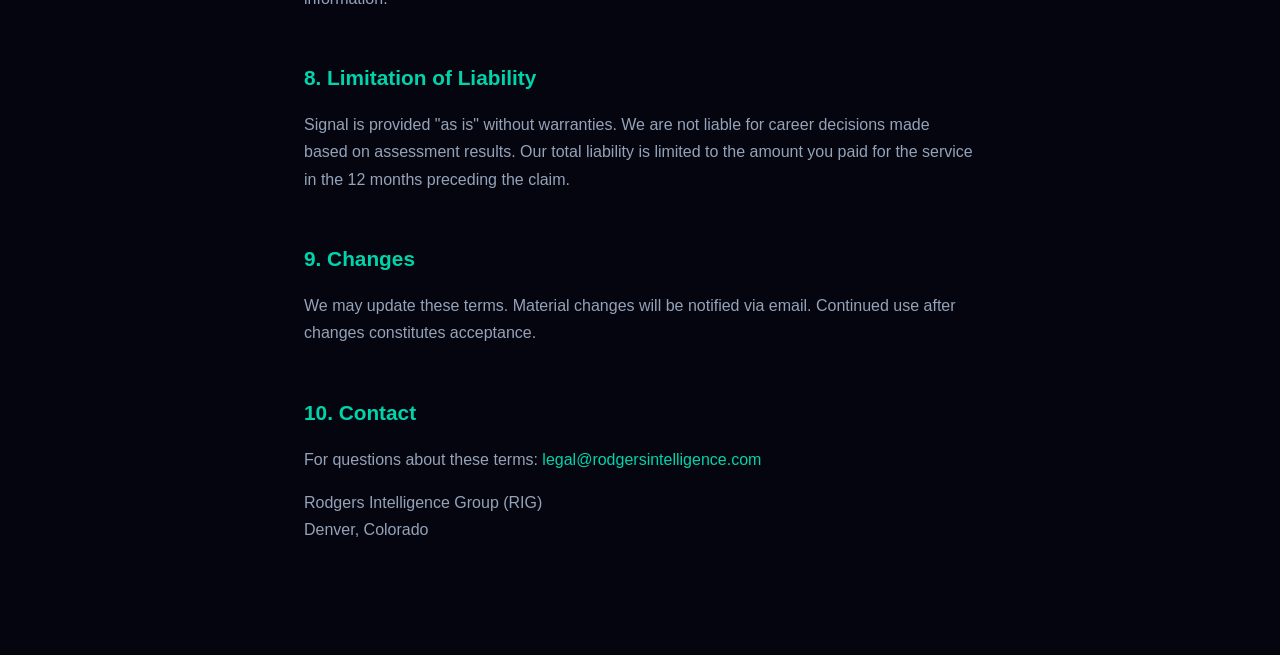
<file: frontend/terms.html>
<!DOCTYPE html>
<html lang="en">
<head>
  <meta charset="UTF-8">
  <meta name="viewport" content="width=device-width, initial-scale=1.0">
  <title>Terms of Service — Signal by RIG</title>
  <meta name="description" content="Terms of service for Signal by Rodgers Intelligence Group.">
  <link rel="icon" href="data:image/svg+xml,<svg xmlns='http://www.w3.org/2000/svg' viewBox='0 0 32 32'><rect fill='%230a0a1a' width='32' height='32' rx='6'/><text x='16' y='22' font-family='system-ui' font-size='18' font-weight='700' fill='%2300d4aa' text-anchor='middle'>S.</text></svg>">
  <style>
    :root { --bg: #050510; --text: #f1f5f9; --text-secondary: #94a3b8; --accent: #3b82f6; --teal: #00d4aa; }
    * { box-sizing: border-box; margin: 0; padding: 0; }
    body { font-family: 'Inter', -apple-system, sans-serif; background: var(--bg); color: var(--text); line-height: 1.7; padding: 0; }
    .container { max-width: 720px; margin: 0 auto; padding: 80px 24px 96px; }
    h1 { font-size: 2rem; font-weight: 700; margin-bottom: 8px; }
    h1 .teal { color: var(--teal); }
    .updated { color: var(--text-secondary); font-size: 0.85rem; margin-bottom: 48px; }
    h2 { font-size: 1.3rem; font-weight: 600; margin: 48px 0 16px; color: var(--teal); }
    p, li { color: var(--text-secondary); margin-bottom: 16px; }
    ul { padding-left: 24px; margin-bottom: 16px; }
    li { margin-bottom: 8px; }
    a { color: var(--teal); text-decoration: none; }
    a:hover { text-decoration: underline; }
    .back { display: inline-flex; align-items: center; gap: 8px; color: var(--text-secondary); text-decoration: none; margin-bottom: 32px; font-size: 0.9rem; }
    .back:hover { color: var(--teal); }
  </style>
</head>
<body>
  <div class="container">
    <a href="/" class="back">← Back to Signal</a>
    <h1>Terms of <span class="teal">Service</span></h1>
    <p class="updated">Last updated: April 24, 2026</p>

    <h2>1. Acceptance</h2>
    <p>By using Signal by Rodgers Intelligence Group ("Signal", "we", "us"), you agree to these terms. If you don't agree, don't use the service.</p>

    <h2>2. What Signal Does</h2>
    <p>Signal provides AI-powered career intelligence, including career readiness assessments, resume analysis, LinkedIn optimization, and job search strategy recommendations. Our assessments are informational tools — they do not guarantee employment outcomes.</p>

    <h2>3. Free Tier (Oracle Health Employees)</h2>
    <p>Oracle Health employees affected by layoffs receive free access to Signal Pulse and Signal Map. This offer requires email domain verification (@oracle.com, @cerner.com, or related Oracle domains). We reserve the right to verify eligibility and revoke access if the offer is abused.</p>

    <h2>4. Paid Services</h2>
    <p>Paid tiers (Map, Launch, Command, Executive) are billed through Stripe. All prices are in USD. Subscriptions can be canceled at any time. Refunds are provided per our guarantee policy:</p>
    <ul>
      <li><strong>Signal Map ($49):</strong> If your score doesn't improve by 20 points, full refund</li>
      <li><strong>Signal Launch ($299):</strong> If you don't get 3+ interviews in 60 days, we redo it free</li>
      <li><strong>Signal Command ($999):</strong> If you don't land a role at or above your target comp in 90 days, extend free</li>
      <li><strong>Signal Executive ($2,500):</strong> Land a role or we work until you do</li>
    </ul>

    <h2>5. Your Data</h2>
    <p>You own your data. We process it to provide the service. You can export or delete it at any time. See our <a href="/privacy">Privacy Policy</a> for details.</p>

    <h2>6. Assessment Accuracy</h2>
    <p>Our career readiness assessments are based on self-reported information and AI analysis. Scores are directional indicators, not guarantees. We recommend using them as one input in your career decision-making, not as the sole basis for action.</p>

    <h2>7. Intellectual Property</h2>
    <p>Signal's design, scoring algorithms, and content are owned by Rodgers Intelligence Group. Your assessment results and personal data belong to you. We don't claim ownership of your information.</p>

    <h2>8. Limitation of Liability</h2>
    <p>Signal is provided "as is" without warranties. We are not liable for career decisions made based on assessment results. Our total liability is limited to the amount you paid for the service in the 12 months preceding the claim.</p>

    <h2>9. Changes</h2>
    <p>We may update these terms. Material changes will be notified via email. Continued use after changes constitutes acceptance.</p>

    <h2>10. Contact</h2>
    <p>For questions about these terms: <a href="mailto:legal@rodgersintelligence.com">legal@rodgersintelligence.com</a></p>
    <p>Rodgers Intelligence Group (RIG)<br>Denver, Colorado</p>
  </div>
</body>
</html>
</file>
<file: frontend/styles.css>
/* ==========================================================================
   V20 SIGNAL DESIGN SYSTEM
   Premium Animation CSS Design System — Vanilla CSS/JS Only
   No GSAP, No React, No Tailwind
   ========================================================================== */

/* ==========================================================================
   PART 1: CSS CUSTOM PROPERTIES (Design Tokens)
   ========================================================================== */

:root {
  /* Base Colors */
  --bg-void: #0a0a0f;
  --bg-surface: rgba(255,255,255,0.03);
  --bg-surface-hover: rgba(255,255,255,0.06);
  --bg-border: rgba(255,255,255,0.08);
  --text-primary: #f1f5f9;
  --text-secondary: #94a3b8;
  --text-muted: #64748b;
  
  /* Brand Colors */
  --color-trust: #3b82f6;
  --color-trust-dim: rgba(59,130,246,0.12);
  --color-trust-glow: rgba(59,130,246,0.35);
  --color-growth: #10b981;
  --color-growth-dim: rgba(16,185,129,0.12);
  --color-growth-glow: rgba(16,185,129,0.35);
  --color-achievement: #fbbf24;
  --color-achievement-dim: rgba(251,191,36,0.12);
  --color-achievement-glow: rgba(251,191,36,0.35);
  --color-possibility: #a855f7;
  --color-possibility-dim: rgba(168,85,247,0.12);
  --color-possibility-glow: rgba(168,85,247,0.35);
  --color-success: #00ff88;
  --color-recovery: #ef4444;
  
  /* RIG Brand Accents */
  --color-teal: #00d4aa;
  --color-teal-dim: rgba(0,212,170,0.12);
  --color-teal-glow: rgba(0,212,170,0.35);
  --color-gold: #d4a853;
  --color-gold-dim: rgba(212,168,83,0.12);
  --color-gold-glow: rgba(212,168,83,0.35);
  
  /* Gradient Mesh Backgrounds */
  --mesh-1: radial-gradient(ellipse 80% 50% at 50% -20%, rgba(59,130,246,0.15) 0%, transparent 50%);
  --mesh-2: radial-gradient(ellipse 60% 40% at 80% 60%, rgba(16,185,129,0.08) 0%, transparent 50%);
  --mesh-3: radial-gradient(ellipse 50% 30% at 20% 80%, rgba(251,191,36,0.05) 0%, transparent 50%);
  
  /* Glass Morphism */
  --glass-bg: rgba(255,255,255,0.04);
  --glass-border: rgba(255,255,255,0.10);
  --glass-blur: blur(24px) saturate(160%);
  
  /* Easing Functions */
  --ease-out: cubic-bezier(0.16, 1, 0.3, 1);
  --ease-hope: cubic-bezier(0.34, 1.56, 0.64, 1);
  --ease-smooth: cubic-bezier(0.65, 0, 0.35, 1);
  
  /* Duration Variables */
  --dur-instant: 0.1s;
  --dur-fast: 0.2s;
  --dur-normal: 0.4s;
  --dur-slow: 0.8s;
  --dur-slower: 1.2s;
  
  /* Stagger Base */
  --stagger: 80ms;
  
  /* Cursor Position (updated via JS) */
  --cursor-x: 50%;
  --cursor-y: 50%;
}

/* ==========================================================================
   PART 2: RESET + BASE + TYPOGRAPHY
   ========================================================================== */

/* Modern CSS Reset */
*, *::before, *::after {
  box-sizing: border-box;
  margin: 0;
  padding: 0;
}

html {
  scroll-behavior: smooth;
  font-size: 16px;
  -webkit-text-size-adjust: 100%;
}

body {
  font-family: -apple-system, BlinkMacSystemFont, 'Segoe UI', Roboto, Oxygen, Ubuntu, sans-serif;
  background-color: var(--bg-void);
  color: var(--text-primary);
  line-height: 1.6;
  overflow-x: hidden;
  -webkit-font-smoothing: antialiased;
  -moz-osx-font-smoothing: grayscale;
}

img, picture, video, canvas, svg {
  display: block;
  max-width: 100%;
}

input, button, textarea, select {
  font: inherit;
}

p, h1, h2, h3, h4, h5, h6 {
  overflow-wrap: break-word;
}

/* Custom Scrollbar */
::-webkit-scrollbar {
  width: 8px;
  height: 8px;
}

::-webkit-scrollbar-track {
  background: var(--bg-void);
}

::-webkit-scrollbar-thumb {
  background: var(--color-trust);
  border-radius: 4px;
}

::-webkit-scrollbar-thumb:hover {
  background: var(--color-trust-glow);
}

/* Firefox Scrollbar */
* {
  scrollbar-width: thin;
  scrollbar-color: var(--color-trust) var(--bg-void);
}

/* Selection Color */
::selection {
  background-color: var(--color-trust);
  color: var(--text-primary);
}

::-moz-selection {
  background-color: var(--color-trust);
  color: var(--text-primary);
}

/* Typography Base */
h1, h2, h3, h4, h5, h6 {
  font-weight: 700;
  line-height: 1.2;
  color: var(--text-primary);
}

h1 { font-size: clamp(2.5rem, 5vw, 4.5rem); }
h2 { font-size: clamp(2rem, 4vw, 3rem); }
h3 { font-size: clamp(1.5rem, 3vw, 2rem); }
h4 { font-size: clamp(1.25rem, 2vw, 1.5rem); }
h5 { font-size: 1.125rem; }
h6 { font-size: 1rem; }

p {
  color: var(--text-secondary);
  max-width: 65ch;
}

a {
  color: var(--color-trust);
  text-decoration: none;
  transition: color var(--dur-fast) var(--ease-out);
}

a:hover {
  color: var(--text-primary);
}

/* ==========================================================================
   PART 3: LOADING SCREEN
   ========================================================================== */

#loading {
  position: fixed;
  inset: 0;
  background-color: var(--bg-void);
  z-index: 9999;
  display: flex;
  flex-direction: column;
  align-items: center;
  justify-content: center;
  gap: 2rem;
  transition: opacity 0.6s var(--ease-out), transform 0.6s var(--ease-out);
}

#loading.hidden {
  opacity: 0;
  transform: scale(1.1);
  pointer-events: none;
}

#loading-logo {
  font-size: clamp(3rem, 8vw, 6rem);
  font-weight: 800;
  letter-spacing: -0.02em;
  background: linear-gradient(135deg, var(--text-primary) 0%, var(--color-trust) 50%, var(--color-possibility) 100%);
  -webkit-background-clip: text;
  background-clip: text;
  -webkit-text-fill-color: transparent;
  background-size: 200% 200%;
  animation: gradient-shift 3s ease infinite;
}

#loading-logo .period {
  background: linear-gradient(135deg, var(--color-growth) 0%, var(--color-achievement) 100%);
  -webkit-background-clip: text;
  background-clip: text;
  -webkit-text-fill-color: transparent;
}

.loading-pulse {
  display: flex;
  gap: 6px;
  align-items: center;
}

.loading-pulse span {
  width: 8px;
  height: 8px;
  background: var(--color-trust);
  border-radius: 50%;
  animation: pulse-bounce 1.4s ease-in-out infinite;
}

.loading-pulse span:nth-child(1) { animation-delay: 0ms; }
.loading-pulse span:nth-child(2) { animation-delay: 160ms; }
.loading-pulse span:nth-child(3) { animation-delay: 320ms; }

#loading-text {
  color: var(--text-muted);
  font-size: 0.875rem;
  letter-spacing: 0.1em;
  text-transform: uppercase;
}

#loading-text::after {
  content: '';
  animation: loading-dots 1.5s steps(4, end) infinite;
}

@keyframes loading-dots {
  0% { content: ''; }
  25% { content: '.'; }
  50% { content: '..'; }
  75% { content: '...'; }
  100% { content: ''; }
}

@keyframes pulse-bounce {
  0%, 80%, 100% {
    transform: scale(0.6);
    opacity: 0.4;
  }
  40% {
    transform: scale(1);
    opacity: 1;
  }
}

.loading-spinner {
  width: 60px;
  height: 60px;
  position: relative;
}

.loading-spinner svg {
  width: 100%;
  height: 100%;
  animation: spin-slow 2s linear infinite;
}

.loading-spinner circle {
  fill: none;
  stroke: var(--color-trust);
  stroke-width: 2;
  stroke-linecap: round;
  stroke-dasharray: 80 200;
  stroke-dashoffset: 0;
  animation: draw-path 1.5s ease-in-out infinite;
}

/* ==========================================================================
   PART 4: CUSTOM CURSOR
   ========================================================================== */

.cursor {
  position: fixed;
  width: 40px;
  height: 40px;
  border: 1px solid var(--glass-border);
  border-radius: 50%;
  pointer-events: none;
  z-index: 10000;
  transform: translate(-50%, -50%);
  left: var(--cursor-x);
  top: var(--cursor-y);
  background: var(--glass-bg);
  backdrop-filter: var(--glass-blur);
  -webkit-backdrop-filter: var(--glass-blur);
  mix-blend-mode: difference;
  transition: width 0.3s var(--ease-hope), height 0.3s var(--ease-hope), 
              background 0.3s var(--ease-out), border-color 0.3s var(--ease-out);
  will-change: transform;
}

.cursor.hovering {
  width: 60px;
  height: 60px;
  border-color: var(--color-trust);
  background: var(--color-trust-dim);
}

.cursor.clicking {
  width: 30px;
  height: 30px;
  background: var(--color-trust-glow);
}

.cursor-trail {
  position: fixed;
  width: 8px;
  height: 8px;
  background: var(--color-trust);
  border-radius: 50%;
  pointer-events: none;
  z-index: 9999;
  opacity: 0;
  transform: translate(-50%, -50%);
  left: var(--cursor-x);
  top: var(--cursor-y);
  transition: opacity 0.5s var(--ease-out);
}

.cursor-trail:nth-child(1) { opacity: 0.1; transition-delay: 0ms; }
.cursor-trail:nth-child(2) { opacity: 0.15; transition-delay: 30ms; }
.cursor-trail:nth-child(3) { opacity: 0.2; transition-delay: 60ms; }
.cursor-trail:nth-child(4) { opacity: 0.25; transition-delay: 90ms; }
.cursor-trail:nth-child(5) { opacity: 0.3; transition-delay: 120ms; }

.cursor-dot {
  position: fixed;
  width: 6px;
  height: 6px;
  background: var(--text-primary);
  border-radius: 50%;
  pointer-events: none;
  z-index: 10001;
  transform: translate(-50%, -50%);
  left: var(--cursor-x);
  top: var(--cursor-y);
}

@media (hover: none) or (pointer: coarse) {
  .cursor, .cursor-dot, .cursor-trail {
    display: none !important;
  }
}

/* ==========================================================================
   PART 5: NAVIGATION
   ========================================================================== */

.nav {
  position: fixed;
  top: 0;
  left: 0;
  right: 0;
  z-index: 1000;
  padding: 1.25rem 2rem;
  display: flex;
  align-items: center;
  justify-content: space-between;
  transition: background var(--dur-normal) var(--ease-out), 
              backdrop-filter var(--dur-normal) var(--ease-out),
              padding var(--dur-normal) var(--ease-out);
}

.nav.scrolled {
  background: var(--glass-bg);
  backdrop-filter: var(--glass-blur);
  -webkit-backdrop-filter: var(--glass-blur);
  border-bottom: 1px solid var(--glass-border);
  padding: 1rem 2rem;
}

.nav-logo {
  font-size: 1.5rem;
  font-weight: 800;
  letter-spacing: -0.02em;
  background: linear-gradient(135deg, var(--text-primary) 0%, var(--color-trust) 100%);
  -webkit-background-clip: text;
  background-clip: text;
  -webkit-text-fill-color: transparent;
}

.nav-logo .period {
  background: linear-gradient(135deg, var(--color-growth) 0%, var(--color-achievement) 100%);
  -webkit-background-clip: text;
  background-clip: text;
  -webkit-text-fill-color: transparent;
}

.nav-links {
  display: flex;
  gap: 2.5rem;
  list-style: none;
}

.nav-links a {
  color: var(--text-secondary);
  font-size: 0.75rem;
  font-weight: 600;
  letter-spacing: 0.15em;
  text-transform: uppercase;
  position: relative;
  padding: 0.5rem 0;
  transition: color var(--dur-fast) var(--ease-out);
}

.nav-links a::after {
  content: '';
  position: absolute;
  bottom: 0;
  left: 0;
  width: 0;
  height: 2px;
  background: var(--color-trust);
  transition: width var(--dur-normal) var(--ease-out);
}

.nav-links a:hover,
.nav-links a.active {
  color: var(--text-primary);
}

.nav-links a:hover::after,
.nav-links a.active::after {
  width: 100%;
}

.nav-toggle {
  display: none;
  flex-direction: column;
  gap: 6px;
  background: none;
  border: none;
  cursor: pointer;
  padding: 0.5rem;
}

.nav-toggle span {
  display: block;
  width: 24px;
  height: 2px;
  background: var(--text-primary);
  transition: transform var(--dur-normal) var(--ease-out), opacity var(--dur-normal) var(--ease-out);
  transform-origin: center;
}

.nav-toggle.active span:nth-child(1) {
  transform: translateY(8px) rotate(45deg);
}

.nav-toggle.active span:nth-child(2) {
  opacity: 0;
  transform: scaleX(0);
}

.nav-toggle.active span:nth-child(3) {
  transform: translateY(-8px) rotate(-45deg);
}

@media (max-width: 768px) {
  .nav {
    padding: 1rem 1.5rem;
  }
  
  .nav-toggle {
    display: flex;
  }
  
  .nav-links {
    position: fixed;
    top: 0;
    right: 0;
    bottom: 0;
    width: 280px;
    flex-direction: column;
    gap: 0;
    background: var(--bg-void);
    border-left: 1px solid var(--glass-border);
    padding: 5rem 2rem;
    transform: translateX(100%);
    transition: transform var(--dur-normal) var(--ease-out);
  }
  
  .nav-links.open {
    transform: translateX(0);
  }
  
  .nav-links a {
    font-size: 1rem;
    letter-spacing: 0.1em;
    padding: 1rem 0;
    border-bottom: 1px solid var(--bg-border);
  }
}

/* ==========================================================================
   PART 6: PAGE SECTIONS
   ========================================================================== */

.section {
  min-height: 100vh;
  padding: 6rem 2rem;
  position: relative;
  overflow: hidden;
}

.section-inner {
  max-width: 1200px;
  margin: 0 auto;
}

.section-mesh {
  position: absolute;
  inset: 0;
  pointer-events: none;
  z-index: -1;
}

.section-mesh-1 { background: var(--mesh-1); }
.section-mesh-2 { background: var(--mesh-2); }
.section-mesh-3 { background: var(--mesh-3); }

.section-title {
  font-size: clamp(2rem, 5vw, 3.5rem);
  font-weight: 800;
  margin-bottom: 1.5rem;
  background: linear-gradient(135deg, var(--text-primary) 0%, var(--text-secondary) 100%);
  -webkit-background-clip: text;
  background-clip: text;
  -webkit-text-fill-color: transparent;
}

.section-subtitle {
  font-size: clamp(1rem, 2vw, 1.25rem);
  color: var(--text-secondary);
  max-width: 600px;
  margin-bottom: 3rem;
}

/* 5-Act Emotional Journey Sections */
.section-act {
  opacity: 0;
  transform: translateY(40px);
  transition: opacity var(--dur-slower) var(--ease-out), transform var(--dur-slower) var(--ease-out);
}

.section-act.visible {
  opacity: 1;
  transform: translateY(0);
}

.section-act-1 { transition-delay: 0ms; }
.section-act-2 { transition-delay: 100ms; }
.section-act-3 { transition-delay: 200ms; }
.section-act-4 { transition-delay: 300ms; }
.section-act-5 { transition-delay: 400ms; }

/* Clip-path reveal animations per section */
.clip-reveal {
  clip-path: inset(0 100% 0 0);
  transition: clip-path var(--dur-slower) var(--ease-out);
}

.clip-reveal.visible {
  clip-path: inset(0 0% 0 0);
}

.clip-reveal-left {
  clip-path: inset(0 0 0 100%);
  transition: clip-path var(--dur-slower) var(--ease-out);
}

.clip-reveal-left.visible {
  clip-path: inset(0 0 0 0%);
}

.clip-reveal-up {
  clip-path: inset(100% 0 0 0);
  transition: clip-path var(--dur-slower) var(--ease-out);
}

.clip-reveal-up.visible {
  clip-path: inset(0 0 0 0);
}

.clip-reveal-zoom {
  clip-path: circle(0% at 50% 50%);
  transition: clip-path var(--dur-slower) var(--ease-out);
}

.clip-reveal-zoom.visible {
  clip-path: circle(75% at 50% 50%);
}

/* ==========================================================================
   PART 7: FLOATING HERO ELEMENTS
   ========================================================================== */

.float-layer {
  position: absolute;
  inset: 0;
  pointer-events: none;
  z-index: 1;
  overflow: hidden;
}

.float-shape {
  position: absolute;
  opacity: 0.6;
  will-change: transform;
}

.float-shape-1 {
  top: 15%;
  left: 10%;
  animation: float-drift-1 25s ease-in-out infinite;
}

.float-shape-2 {
  top: 30%;
  right: 15%;
  animation: float-drift-2 30s ease-in-out infinite;
}

.float-shape-3 {
  bottom: 25%;
  left: 20%;
  animation: float-drift-3 20s ease-in-out infinite;
}

.float-shape-4 {
  top: 50%;
  right: 25%;
  animation: float-drift-4 35s ease-in-out infinite;
}

.float-shape-5 {
  bottom: 15%;
  right: 10%;
  animation: float-drift-1 28s ease-in-out infinite reverse;
}

.float-shape-6 {
  top: 70%;
  left: 8%;
  animation: float-drift-2 22s ease-in-out infinite reverse;
}

.float-shape svg {
  width: 100%;
  height: 100%;
  stroke: var(--color-trust);
  fill: none;
  stroke-width: 1;
}

/* Depth layers */
.float-layer .bg-layer .float-shape { opacity: 0.2; animation-duration: 40s; }
.float-layer .mid-layer .float-shape { opacity: 0.4; animation-duration: 25s; }
.float-layer .fg-layer .float-shape { opacity: 0.7; animation-duration: 15s; }

@keyframes float-drift-1 {
  0%, 100% { transform: translate(0, 0) rotate(0deg); }
  25% { transform: translate(30px, -20px) rotate(5deg); }
  50% { transform: translate(10px, -50px) rotate(-3deg); }
  75% { transform: translate(-20px, -25px) rotate(2deg); }
}

@keyframes float-drift-2 {
  0%, 100% { transform: translate(0, 0) rotate(0deg); }
  25% { transform: translate(-40px, 30px) rotate(-5deg); }
  50% { transform: translate(-20px, 60px) rotate(3deg); }
  75% { transform: translate(30px, 40px) rotate(-2deg); }
}

@keyframes float-drift-3 {
  0%, 100% { transform: translate(0, 0) rotate(0deg); }
  33% { transform: translate(50px, -30px) rotate(8deg); }
  66% { transform: translate(-30px, 20px) rotate(-4deg); }
}

@keyframes float-drift-4 {
  0%, 100% { transform: translate(0, 0) scale(1); }
  50% { transform: translate(20px, 40px) scale(1.1); }
}

/* ==========================================================================
   PART 8: GLASSMORPHISM COMPONENTS
   ========================================================================== */

.glass-card {
  background: var(--glass-bg);
  backdrop-filter: var(--glass-blur);
  -webkit-backdrop-filter: var(--glass-blur);
  border: 1px solid var(--glass-border);
  border-radius: 1rem;
  padding: 2rem;
  transition: transform var(--dur-normal) var(--ease-out), 
              box-shadow var(--dur-normal) var(--ease-out),
              border-color var(--dur-normal) var(--ease-out);
}

.glass-card-hover:hover {
  transform: translateY(-4px);
  box-shadow: 0 20px 40px -12px var(--color-trust-glow),
              0 0 0 1px var(--color-trust-dim);
  border-color: var(--color-trust-dim);
}

.glass-card-static {
  background: var(--glass-bg);
  backdrop-filter: var(--glass-blur);
  -webkit-backdrop-filter: var(--glass-blur);
  border: 1px solid var(--glass-border);
  border-radius: 1rem;
  padding: 2rem;
}

.glass-btn {
  display: inline-flex;
  align-items: center;
  justify-content: center;
  gap: 0.5rem;
  padding: 0.875rem 1.75rem;
  background: var(--glass-bg);
  backdrop-filter: var(--glass-blur);
  -webkit-backdrop-filter: var(--glass-blur);
  border: 1px solid var(--glass-border);
  border-radius: 0.75rem;
  color: var(--text-primary);
  font-size: 0.875rem;
  font-weight: 600;
  letter-spacing: 0.05em;
  cursor: pointer;
  transition: all var(--dur-fast) var(--ease-out);
}

.glass-btn:hover {
  background: var(--color-trust-dim);
  border-color: var(--color-trust);
  box-shadow: 0 0 20px var(--color-trust-glow);
  transform: translateY(-2px);
}

.glass-btn:active {
  transform: translateY(0);
}

.glass-input {
  width: 100%;
  padding: 0.875rem 1.25rem;
  background: var(--glass-bg);
  backdrop-filter: var(--glass-blur);
  -webkit-backdrop-filter: var(--glass-blur);
  border: 1px solid var(--glass-border);
  border-radius: 0.75rem;
  color: var(--text-primary);
  font-size: 1rem;
  transition: border-color var(--dur-fast) var(--ease-out),
              box-shadow var(--dur-fast) var(--ease-out);
}

.glass-input::placeholder {
  color: var(--text-muted);
}

.glass-input:focus {
  outline: none;
  border-color: var(--color-trust);
  box-shadow: 0 0 0 3px var(--color-trust-dim);
}

/* ==========================================================================
   PART 9: BENTO GRID
   ========================================================================== */

.bento-grid {
  display: grid;
  grid-template-columns: repeat(12, 1fr);
  grid-template-rows: repeat(6, 1fr);
  gap: 1rem;
  min-height: 600px;
}

.bento-card {
  background: var(--glass-bg);
  backdrop-filter: var(--glass-blur);
  -webkit-backdrop-filter: var(--glass-blur);
  border: 1px solid var(--glass-border);
  border-radius: 1rem;
  padding: 1.5rem;
  transition: transform var(--dur-normal) var(--ease-out),
              box-shadow var(--dur-normal) var(--ease-out);
  overflow: hidden;
  position: relative;
}

.bento-card:hover {
  transform: translateY(-2px) scale(1.01);
  box-shadow: 0 12px 30px -8px var(--color-trust-glow);
}

/* Bento size variants */
.bento-standard { grid-column: span 4; grid-row: span 2; }
.bento-wide { grid-column: span 8; grid-row: span 2; }
.bento-tall { grid-column: span 4; grid-row: span 4; }
.bento-large { grid-column: span 8; grid-row: span 4; }
.bento-hero { grid-column: span 12; grid-row: span 6; }

.bento-card-inner {
  height: 100%;
  display: flex;
  flex-direction: column;
}

.bento-title {
  font-size: 1.125rem;
  font-weight: 700;
  margin-bottom: 0.5rem;
  color: var(--text-primary);
}

.bento-description {
  font-size: 0.875rem;
  color: var(--text-secondary);
  flex: 1;
}

.bento-icon {
  width: 48px;
  height: 48px;
  border-radius: 0.75rem;
  display: flex;
  align-items: center;
  justify-content: center;
  margin-bottom: 1rem;
}

.bento-icon svg {
  width: 24px;
  height: 24px;
  stroke-width: 1.5;
}

.bento-icon.trust {
  background: var(--color-trust-dim);
  stroke: var(--color-trust);
}

.bento-icon.growth {
  background: var(--color-growth-dim);
  stroke: var(--color-growth);
}

.bento-icon.achievement {
  background: var(--color-achievement-dim);
  stroke: var(--color-achievement);
}

.bento-icon.possibility {
  background: var(--color-possibility-dim);
  stroke: var(--color-possibility);
}

@media (max-width: 900px) {
  .bento-grid {
    grid-template-columns: repeat(6, 1fr);
    grid-template-rows: auto;
    min-height: auto;
  }
  
  .bento-standard,
  .bento-wide,
  .bento-tall,
  .bento-large,
  .bento-hero {
    grid-column: span 6;
    grid-row: auto;
    min-height: 200px;
  }
}

@media (max-width: 480px) {
  .bento-grid {
    grid-template-columns: 1fr;
  }
  
  .bento-standard,
  .bento-wide,
  .bento-tall,
  .bento-large,
  .bento-hero {
    grid-column: 1;
  }
}

/* ==========================================================================
   PART 10: KINETIC REVEAL CLASSES
   ========================================================================== */

/* Word-by-word scroll reveal */
.reveal-word {
  opacity: 0;
  transform: translateY(30px);
  transition: opacity var(--dur-normal) var(--ease-out), 
              transform var(--dur-normal) var(--ease-out);
}

.reveal-word.visible {
  opacity: 1;
  transform: translateY(0);
}

/* Stagger delays */
.stagger-1 { --i: 1; }
.stagger-2 { --i: 2; }
.stagger-3 { --i: 3; }
.stagger-4 { --i: 4; }
.stagger-5 { --i: 5; }
.stagger-6 { --i: 6; }
.stagger-7 { --i: 7; }
.stagger-8 { --i: 8; }
.stagger-9 { --i: 9; }
.stagger-10 { --i: 10; }

.reveal-word.visible [class*="stagger-"] {
  transition-delay: calc(var(--stagger) * var(--i));
}

/* Character reveal */
.reveal-char {
  display: inline-block;
  opacity: 0;
  transform: translateY(20px) rotateX(-60deg);
  transition: opacity var(--dur-normal) var(--ease-out),
              transform var(--dur-normal) var(--ease-out);
}

.reveal-char.visible {
  opacity: 1;
  transform: translateY(0) rotateX(0);
}

.reveal-char.visible.char-stagger-1 { transition-delay: calc(var(--stagger) * 1); }
.reveal-char.visible.char-stagger-2 { transition-delay: calc(var(--stagger) * 2); }
.reveal-char.visible.char-stagger-3 { transition-delay: calc(var(--stagger) * 3); }
.reveal-char.visible.char-stagger-4 { transition-delay: calc(var(--stagger) * 4); }
.reveal-char.visible.char-stagger-5 { transition-delay: calc(var(--stagger) * 5); }
.reveal-char.visible.char-stagger-6 { transition-delay: calc(var(--stagger) * 6); }
.reveal-char.visible.char-stagger-7 { transition-delay: calc(var(--stagger) * 7); }
.reveal-char.visible.char-stagger-8 { transition-delay: calc(var(--stagger) * 8); }
.reveal-char.visible.char-stagger-9 { transition-delay: calc(var(--stagger) * 9); }
.reveal-char.visible.char-stagger-10 { transition-delay: calc(var(--stagger) * 10); }

/* Line reveal */
.reveal-line {
  overflow: hidden;
}

.reveal-line > span {
  display: block;
  transform: translateY(100%);
  transition: transform var(--dur-slow) var(--ease-out);
}

.reveal-line.visible > span {
  transform: translateY(0);
}

/* Mask reveal */
.mask-reveal {
  -webkit-mask-image: linear-gradient(to bottom, black 0%, transparent 100%);
  mask-image: linear-gradient(to bottom, black 0%, transparent 100%);
  -webkit-mask-size: 100% 0%;
  mask-size: 100% 0%;
  transition: -webkit-mask-size var(--dur-slower) var(--ease-out),
              mask-size var(--dur-slower) var(--ease-out);
}

.mask-reveal.visible {
  -webkit-mask-size: 100% 100%;
  mask-size: 100% 100%;
}

/* Blur reveal */
.blur-reveal {
  filter: blur(12px);
  opacity: 0;
  transition: filter var(--dur-slower) var(--ease-out),
              opacity var(--dur-slower) var(--ease-out);
}

.blur-reveal.visible {
  filter: blur(0);
  opacity: 1;
}

/* Scale reveal */
.scale-reveal {
  opacity: 0;
  transform: scale(0.9);
  transition: opacity var(--dur-slow) var(--ease-out),
              transform var(--dur-slow) var(--ease-out);
}

.scale-reveal.visible {
  opacity: 1;
  transform: scale(1);
}

/* ==========================================================================
   PART 11: ANIMATIONS
   ========================================================================== */

@keyframes float-drift {
  0%, 100% {
    transform: translate(0, 0) rotate(0deg);
  }
  25% {
    transform: translate(20px, -30px) rotate(5deg);
  }
  50% {
    transform: translate(-10px, -50px) rotate(-3deg);
  }
  75% {
    transform: translate(15px, -20px) rotate(2deg);
  }
}

@keyframes pulse-glow {
  0%, 100% {
    opacity: 0.6;
    box-shadow: 0 0 20px var(--color-trust-glow);
  }
  50% {
    opacity: 1;
    box-shadow: 0 0 40px var(--color-trust-glow), 0 0 80px var(--color-trust-dim);
  }
}

@keyframes gradient-shift {
  0%, 100% {
    background-position: 0% 50%;
  }
  50% {
    background-position: 100% 50%;
  }
}

@keyframes spin-slow {
  from {
    transform: rotate(0deg);
  }
  to {
    transform: rotate(360deg);
  }
}

@keyframes draw-path {
  from {
    stroke-dashoffset: 200;
  }
  to {
    stroke-dashoffset: 0;
  }
}

@keyframes wave {
  0% {
    d: path("M0 50 Q25 30 50 50 T100 50 T150 50 T200 50");
  }
  50% {
    d: path("M0 50 Q25 70 50 50 T100 50 T150 50 T200 50");
  }
  100% {
    d: path("M0 50 Q25 30 50 50 T100 50 T150 50 T200 50");
  }
}

@keyframes shimmer {
  0% {
    background-position: -200% center;
  }
  100% {
    background-position: 200% center;
  }
}

@keyframes scale-in {
  0% {
    opacity: 0;
    transform: scale(0.8);
  }
  100% {
    opacity: 1;
    transform: scale(1);
  }
}

@keyframes count-bounce {
  0% {
    transform: scale(1);
  }
  50% {
    transform: scale(1.15);
  }
  75% {
    transform: scale(0.95);
  }
  100% {
    transform: scale(1);
  }
}

@keyframes fade-slide-up {
  from {
    opacity: 0;
    transform: translateY(20px);
  }
  to {
    opacity: 1;
    transform: translateY(0);
  }
}

@keyframes fade-slide-down {
  from {
    opacity: 0;
    transform: translateY(-20px);
  }
  to {
    opacity: 1;
    transform: translateY(0);
  }
}

@keyframes fade-slide-left {
  from {
    opacity: 0;
    transform: translateX(20px);
  }
  to {
    opacity: 1;
    transform: translateX(0);
  }
}

@keyframes fade-slide-right {
  from {
    opacity: 0;
    transform: translateX(-20px);
  }
  to {
    opacity: 1;
    transform: translateX(0);
  }
}

@keyframes ripple {
  0% {
    transform: scale(0);
    opacity: 1;
  }
  100% {
    transform: scale(4);
    opacity: 0;
  }
}

@keyframes border-glow {
  0%, 100% {
    border-color: var(--glass-border);
  }
  50% {
    border-color: var(--color-trust);
  }
}

@keyframes text-glow {
  0%, 100% {
    text-shadow: 0 0 20px var(--color-trust-glow);
  }
  50% {
    text-shadow: 0 0 40px var(--color-trust), 0 0 80px var(--color-trust-dim);
  }
}

/* ==========================================================================
   PART 12: TESTIMONIAL STYLES
   ========================================================================== */

.testimonial-section {
  position: relative;
  padding: 8rem 2rem;
  overflow: hidden;
}

.testimonial-quote-mark {
  position: absolute;
  stroke: var(--color-trust-dim);
  fill: none;
  stroke-width: 1;
  opacity: 0.3;
  animation: float-drift 15s ease-in-out infinite;
}

.testimonial-quote-mark:nth-child(1) {
  top: 5%;
  left: 5%;
  width: 120px;
  height: 120px;
}

.testimonial-quote-mark:nth-child(2) {
  bottom: 10%;
  right: 5%;
  width: 80px;
  height: 80px;
  animation-delay: -5s;
  animation-direction: reverse;
}

.testimonial-quote-mark:nth-child(3) {
  top: 30%;
  right: 15%;
  width: 60px;
  height: 60px;
  animation-delay: -10s;
}

.testimonial-grid {
  display: grid;
  grid-template-columns: repeat(auto-fit, minmax(320px, 1fr));
  gap: 2rem;
  max-width: 1200px;
  margin: 0 auto;
}

.testimonial-card {
  background: var(--glass-bg);
  backdrop-filter: var(--glass-blur);
  -webkit-backdrop-filter: var(--glass-blur);
  border: 1px solid var(--glass-border);
  border-radius: 1.5rem;
  padding: 2.5rem;
  position: relative;
}

.testimonial-card::before {
  content: '';
  position: absolute;
  top: 1.5rem;
  left: 1.5rem;
  width: 40px;
  height: 40px;
  background: url("data:image/svg+xml,%3Csvg xmlns='http://www.w3.org/2000/svg' viewBox='0 0 24 24' fill='none' stroke='%233b82f6' stroke-width='1.5'%3E%3Cpath d='M3 21c3 0 7-1 7-8V5c0-1.25-.756-2.017-2-2H4c-1.25 0-2 .75-2 1.972V11c0 1.25.75 2 2 2 1 0 1 0 1 1v1c0 1-1 2-2 2s-1 .008-1 1.031V21'/%3E%3Cpath d='M15 21c3 0 7-1 7-8V5c0-1.25-.757-2.017-2-2h-4c-1.25 0-2 .75-2 1.972V11c0 1.25.75 2 2 2h.75c0 2.25.25 4-2.75 4v3c0 1 0 1 1 1'/%3E%3C/svg%3E") no-repeat center;
  opacity: 0.3;
}

.testimonial-text {
  font-size: 1.125rem;
  line-height: 1.7;
  color: var(--text-primary);
  margin-bottom: 1.5rem;
  font-style: italic;
}

.testimonial-author {
  display: flex;
  align-items: center;
  gap: 1rem;
}

.testimonial-avatar {
  width: 48px;
  height: 48px;
  border-radius: 50%;
  background: var(--color-trust-dim);
  display: flex;
  align-items: center;
  justify-content: center;
  font-weight: 700;
  color: var(--color-trust);
}

.testimonial-info h4 {
  font-size: 1rem;
  font-weight: 600;
  color: var(--text-primary);
  margin-bottom: 0.25rem;
}

.testimonial-info p {
  font-size: 0.875rem;
  color: var(--text-muted);
}

/* ==========================================================================
   PART 13: HORIZONTAL SCROLL SECTION
   ========================================================================== */

.h-scroll-container {
  position: relative;
  height: 100vh;
  overflow: hidden;
}

.h-scroll-track {
  display: flex;
  gap: 2rem;
  padding: 2rem;
  overflow-x: auto;
  overflow-y: hidden;
  scroll-snap-type: x mandatory;
  scrollbar-width: thin;
  scrollbar-color: var(--color-trust) var(--bg-void);
  -webkit-overflow-scrolling: touch;
  height: 100%;
  align-items: stretch;
}

.h-scroll-track::-webkit-scrollbar {
  height: 6px;
}

.h-scroll-track::-webkit-scrollbar-track {
  background: var(--bg-surface);
}

.h-scroll-track::-webkit-scrollbar-thumb {
  background: var(--color-trust);
  border-radius: 3px;
}

.h-scroll-card {
  flex: 0 0 auto;
  width: 400px;
  max-width: 90vw;
  scroll-snap-align: center;
  background: var(--glass-bg);
  backdrop-filter: var(--glass-blur);
  -webkit-backdrop-filter: var(--glass-blur);
  border: 1px solid var(--glass-border);
  border-radius: 1.5rem;
  padding: 3rem;
  display: flex;
  flex-direction: column;
  justify-content: center;
}

.h-scroll-card-inner {
  text-align: center;
}

.h-scroll-number {
  font-size: 5rem;
  font-weight: 800;
  background: linear-gradient(135deg, var(--color-trust) 0%, var(--color-possibility) 100%);
  -webkit-background-clip: text;
  background-clip: text;
  -webkit-text-fill-color: transparent;
  line-height: 1;
  margin-bottom: 1rem;
}

.h-scroll-label {
  font-size: 1.5rem;
  font-weight: 700;
  color: var(--text-primary);
  margin-bottom: 0.5rem;
}

.h-scroll-description {
  font-size: 1rem;
  color: var(--text-secondary);
}

@media (max-width: 768px) {
  .h-scroll-card {
    width: 300px;
    padding: 2rem;
  }
  
  .h-scroll-number {
    font-size: 3.5rem;
  }
}

/* ==========================================================================
   PART 14: TIMELINE COMPONENT
   ========================================================================== */

.timeline {
  position: relative;
  padding-left: 3rem;
}

.timeline::before {
  content: '';
  position: absolute;
  left: 0;
  top: 0;
  bottom: 0;
  width: 2px;
  background: linear-gradient(to bottom, var(--color-trust), var(--color-possibility));
  transform: translateX(-1px);
}

.timeline-item {
  position: relative;
  padding-bottom: 3rem;
}

.timeline-item:last-child {
  padding-bottom: 0;
}

.timeline-node {
  position: absolute;
  left: -3rem;
  top: 0;
  width: 16px;
  height: 16px;
  border-radius: 50%;
  background: var(--bg-void);
  border: 2px solid var(--color-trust);
  transform: translateX(-7px);
  transition: all var(--dur-normal) var(--ease-out);
}

.timeline-item.past .timeline-node {
  background: var(--color-trust);
  opacity: 0.5;
}

.timeline-item.present .timeline-node {
  background: var(--color-trust);
  box-shadow: 0 0 20px var(--color-trust-glow);
  animation: pulse-glow 2s ease-in-out infinite;
}

.timeline-item.future .timeline-node {
  border-color: var(--text-muted);
}

.timeline-item.future .timeline-node::after {
  content: '';
  position: absolute;
  inset: -4px;
  border-radius: 50%;
  border: 2px solid var(--text-muted);
  opacity: 0.3;
  animation: pulse-glow 2s ease-in-out infinite;
}

.timeline-content {
  opacity: 1;
  transition: opacity var(--dur-normal) var(--ease-out);
}

.timeline-item.past .timeline-content {
  opacity: 0.5;
}

.timeline-item:last-child .timeline-content {
  padding-bottom: 0;
}

.timeline-date {
  font-size: 0.75rem;
  font-weight: 600;
  letter-spacing: 0.1em;
  text-transform: uppercase;
  color: var(--color-trust);
  margin-bottom: 0.5rem;
}

.timeline-title {
  font-size: 1.25rem;
  font-weight: 700;
  color: var(--text-primary);
  margin-bottom: 0.5rem;
}

.timeline-description {
  font-size: 0.9375rem;
  color: var(--text-secondary);
}

/* ==========================================================================
   PART 15: SKILL WEB (SVG)
   ========================================================================== */

.skill-web {
  position: relative;
  width: 100%;
  max-width: 600px;
  margin: 0 auto;
}

.skill-web svg {
  width: 100%;
  height: auto;
}

.skill-node {
  cursor: pointer;
  transition: all var(--dur-fast) var(--ease-out);
}

.skill-node circle {
  fill: var(--bg-void);
  stroke: var(--color-trust);
  stroke-width: 2;
  transition: all var(--dur-fast) var(--ease-out);
}

.skill-node:hover circle {
  fill: var(--color-trust);
  stroke: var(--color-trust);
  filter: drop-shadow(0 0 10px var(--color-trust-glow));
}

.skill-node text {
  fill: var(--text-primary);
  font-size: 12px;
  font-weight: 600;
  text-anchor: middle;
  dominant-baseline: middle;
  pointer-events: none;
}

.skill-line {
  stroke: var(--glass-border);
  stroke-width: 1;
  fill: none;
  transition: stroke var(--dur-fast) var(--ease-out),
              stroke-width var(--dur-fast) var(--ease-out);
}

.skill-line.active {
  stroke: var(--color-trust);
  stroke-width: 2;
  stroke-dasharray: 100%;
  animation: draw-path 0.5s var(--ease-out) forwards;
}

/* ==========================================================================
   PART 16: STATS COUNTER SECTION
   ========================================================================== */

.stats-grid {
  display: grid;
  grid-template-columns: repeat(auto-fit, minmax(200px, 1fr));
  gap: 2rem;
  max-width: 1000px;
  margin: 0 auto;
}

.stat-card {
  text-align: center;
  padding: 2rem;
  background: var(--glass-bg);
  backdrop-filter: var(--glass-blur);
  -webkit-backdrop-filter: var(--glass-blur);
  border: 1px solid var(--glass-border);
  border-radius: 1.5rem;
}

.stat-number {
  font-size: clamp(2.5rem, 5vw, 4rem);
  font-weight: 800;
  background: linear-gradient(135deg, var(--color-trust) 0%, var(--color-growth) 100%);
  -webkit-background-clip: text;
  background-clip: text;
  -webkit-text-fill-color: transparent;
  line-height: 1;
  margin-bottom: 0.5rem;
}

.stat-number.counting {
  animation: count-bounce 0.5s var(--ease-hope);
}

.stat-label {
  font-size: 0.875rem;
  font-weight: 600;
  letter-spacing: 0.1em;
  text-transform: uppercase;
  color: var(--text-secondary);
  margin-bottom: 0.25rem;
}

.stat-context {
  font-size: 0.8125rem;
  color: var(--text-muted);
}

/* ==========================================================================
   PART 17: ANIMATED ICONS
   ========================================================================== */

.icon-container {
  display: inline-flex;
  align-items: center;
  justify-content: center;
}

.icon-container svg {
  width: 24px;
  height: 24px;
  stroke-width: 1.5;
  stroke: currentColor;
  fill: none;
}

.icon-draw svg {
  stroke-dasharray: 100;
  stroke-dashoffset: 100;
  transition: stroke-dashoffset 0.6s var(--ease-out);
}

.icon-draw.visible svg {
  stroke-dashoffset: 0;
}

.icon-pulse {
  transition: transform var(--dur-fast) var(--ease-hope);
}

.icon-pulse:hover {
  transform: scale(1.2);
}

.icon-pulse svg {
  animation: pulse-glow 2s ease-in-out infinite;
}

.icon-spin svg {
  animation: spin-slow 8s linear infinite;
}

.icon-spin:hover svg {
  animation-duration: 2s;
}

.icon-glow {
  position: relative;
}

.icon-glow::after {
  content: '';
  position: absolute;
  inset: -4px;
  border-radius: 50%;
  background: var(--color-trust-dim);
  filter: blur(8px);
  opacity: 0;
  transition: opacity var(--dur-fast) var(--ease-out);
}

.icon-glow:hover::after {
  opacity: 1;
}

/* ==========================================================================
   PART 18: FOOTER V20
   ========================================================================== */

.footer {
  position: relative;
  padding: 6rem 2rem 3rem;
  overflow: hidden;
}

.footer-divider {
  position: absolute;
  top: 0;
  left: 0;
  right: 0;
  height: 4px;
  background: linear-gradient(90deg, 
    var(--color-trust) 0%, 
    var(--color-possibility) 50%, 
    var(--color-growth) 100%);
  background-size: 200% 100%;
  animation: gradient-shift 4s ease infinite;
}

.footer-inner {
  max-width: 1200px;
  margin: 0 auto;
}

.footer-social-proof {
  display: flex;
  justify-content: center;
  gap: 4rem;
  margin-bottom: 4rem;
  flex-wrap: wrap;
}

.social-proof-item {
  text-align: center;
}

.social-proof-number {
  font-size: clamp(2rem, 4vw, 3rem);
  font-weight: 800;
  background: linear-gradient(135deg, var(--color-trust) 0%, var(--color-possibility) 100%);
  -webkit-background-clip: text;
  background-clip: text;
  -webkit-text-fill-color: transparent;
}

.social-proof-label {
  font-size: 0.875rem;
  color: var(--text-muted);
  letter-spacing: 0.05em;
}

.footer-headline {
  text-align: center;
  margin-bottom: 4rem;
}

.footer-headline h2 {
  font-size: clamp(2rem, 6vw, 4rem);
  font-weight: 800;
  background: linear-gradient(135deg, var(--text-primary) 0%, var(--color-trust) 50%, var(--color-possibility) 100%);
  -webkit-background-clip: text;
  background-clip: text;
  -webkit-text-fill-color: transparent;
  background-size: 200% 200%;
  animation: gradient-shift 4s ease infinite;
  margin-bottom: 1rem;
}

.footer-headline p {
  max-width: 600px;
  margin: 0 auto;
  text-align: center;
}

.footer-cta {
  max-width: 500px;
  margin: 0 auto 4rem;
  padding: 3rem;
  background: var(--glass-bg);
  backdrop-filter: var(--glass-blur);
  -webkit-backdrop-filter: var(--glass-blur);
  border: 1px solid var(--glass-border);
  border-radius: 1.5rem;
  text-align: center;
}

.footer-cta-form {
  display: flex;
  gap: 1rem;
  margin-top: 1.5rem;
  flex-wrap: wrap;
  justify-content: center;
}

.footer-cta-form input {
  flex: 1;
  min-width: 200px;
}

.footer-bottom {
  display: flex;
  justify-content: space-between;
  align-items: center;
  padding-top: 2rem;
  border-top: 1px solid var(--bg-border);
  flex-wrap: wrap;
  gap: 1rem;
}

.footer-copyright {
  font-size: 0.875rem;
  color: var(--text-muted);
}

.footer-links {
  display: flex;
  gap: 2rem;
  list-style: none;
}

.footer-links a {
  font-size: 0.875rem;
  color: var(--text-secondary);
}

.footer-links a:hover {
  color: var(--text-primary);
}

/* ==========================================================================
   PART 19: UTILITIES
   ========================================================================== */

/* Container */
.container {
  max-width: 1200px;
  margin: 0 auto;
  padding: 0 2rem;
}

.container-narrow {
  max-width: 800px;
  margin: 0 auto;
  padding: 0 2rem;
}

.container-wide {
  max-width: 1400px;
  margin: 0 auto;
  padding: 0 2rem;
}

/* Section */
.section {
  padding: 6rem 2rem;
}

.section-lg {
  padding: 10rem 2rem;
}

.section-sm {
  padding: 4rem 2rem;
}

/* Section Title */
.section-title {
  font-size: clamp(2rem, 4vw, 3rem);
  font-weight: 800;
  margin-bottom: 1rem;
}

.section-subtitle {
  font-size: clamp(1rem, 2vw, 1.25rem);
  color: var(--text-secondary);
  max-width: 600px;
}

/* Badge Variants */
.badge {
  display: inline-flex;
  align-items: center;
  gap: 0.375rem;
  padding: 0.375rem 0.875rem;
  border-radius: 9999px;
  font-size: 0.75rem;
  font-weight: 600;
  letter-spacing: 0.05em;
  text-transform: uppercase;
}

.badge-trust {
  background: var(--color-trust-dim);
  color: var(--color-trust);
  border: 1px solid var(--color-trust);
}

.badge-growth {
  background: var(--color-growth-dim);
  color: var(--color-growth);
  border: 1px solid var(--color-growth);
}

.badge-achievement {
  background: var(--color-achievement-dim);
  color: var(--color-achievement);
  border: 1px solid var(--color-achievement);
}

.badge-possibility {
  background: var(--color-possibility-dim);
  color: var(--color-possibility);
  border: 1px solid var(--color-possibility);
}

.badge-recovery {
  background: rgba(239, 68, 68, 0.12);
  color: var(--color-recovery);
  border: 1px solid var(--color-recovery);
}

/* Text Gradient */
.text-gradient-trust {
  background: linear-gradient(135deg, var(--color-trust) 0%, var(--color-possibility) 100%);
  -webkit-background-clip: text;
  background-clip: text;
  -webkit-text-fill-color: transparent;
}

.text-gradient-growth {
  background: linear-gradient(135deg, var(--color-growth) 0%, var(--color-achievement) 100%);
  -webkit-background-clip: text;
  background-clip: text;
  -webkit-text-fill-color: transparent;
}

.text-gradient-achievement {
  background: linear-gradient(135deg, var(--color-achievement) 0%, var(--color-recovery) 100%);
  -webkit-background-clip: text;
  background-clip: text;
  -webkit-text-fill-color: transparent;
}

/* Glow Utilities */
.glow-trust {
  box-shadow: 0 0 20px var(--color-trust-glow);
}

.glow-growth {
  box-shadow: 0 0 20px var(--color-growth-glow);
}

.glow-achievement {
  box-shadow: 0 0 20px var(--color-achievement-glow);
}

.glow-possibility {
  box-shadow: 0 0 20px var(--color-possibility-glow);
}

.text-glow {
  text-shadow: 0 0 20px var(--color-trust-glow);
}

/* Text Alignment */
.text-center { text-align: center; }
.text-left { text-align: left; }
.text-right { text-align: right; }

/* Flex Utilities */
.flex { display: flex; }
.flex-col { flex-direction: column; }
.items-center { align-items: center; }
.items-start { align-items: flex-start; }
.items-end { align-items: flex-end; }
.justify-center { justify-content: center; }
.justify-between { justify-content: space-between; }
.justify-end { justify-content: flex-end; }
.gap-1 { gap: 0.25rem; }
.gap-2 { gap: 0.5rem; }
.gap-3 { gap: 0.75rem; }
.gap-4 { gap: 1rem; }
.gap-6 { gap: 1.5rem; }
.gap-8 { gap: 2rem; }

/* Grid Utilities */
.grid { display: grid; }
.grid-cols-2 { grid-template-columns: repeat(2, 1fr); }
.grid-cols-3 { grid-template-columns: repeat(3, 1fr); }
.grid-cols-4 { grid-template-columns: repeat(4, 1fr); }

/* Spacing */
.mt-1 { margin-top: 0.25rem; }
.mt-2 { margin-top: 0.5rem; }
.mt-4 { margin-top: 1rem; }
.mt-6 { margin-top: 1.5rem; }
.mt-8 { margin-top: 2rem; }
.mb-1 { margin-bottom: 0.25rem; }
.mb-2 { margin-bottom: 0.5rem; }
.mb-4 { margin-bottom: 1rem; }
.mb-6 { margin-bottom: 1.5rem; }
.mb-8 { margin-bottom: 2rem; }

/* Visibility */
.sr-only {
  position: absolute;
  width: 1px;
  height: 1px;
  padding: 0;
  margin: -1px;
  overflow: hidden;
  clip: rect(0, 0, 0, 0);
  white-space: nowrap;
  border: 0;
}

/* Z-Index Scale */
.z-0 { z-index: 0; }
.z-1 { z-index: 1; }
.z-10 { z-index: 10; }
.z-20 { z-index: 20; }
.z-50 { z-index: 50; }
.z-100 { z-index: 100; }
.z-200 { z-index: 200; }
.z-500 { z-index: 500; }
.z-1000 { z-index: 1000; }

/* ==========================================================================
   PART 20: RESPONSIVE + ACCESSIBILITY
   ========================================================================== */

/* Mobile Breakpoints */
@media (max-width: 1200px) {
  .container { padding: 0 1.5rem; }
  .bento-grid { min-height: 500px; }
}

@media (max-width: 900px) {
  .section { padding: 5rem 1.5rem; }
  .section-lg { padding: 8rem 1.5rem; }
  
  .grid-cols-4 { grid-template-columns: repeat(2, 1fr); }
  .grid-cols-3 { grid-template-columns: repeat(2, 1fr); }
  .grid-cols-2 { grid-template-columns: 1fr; }
  
  .footer-social-proof { gap: 2rem; }
  .footer-bottom { flex-direction: column; text-align: center; }
}

@media (max-width: 768px) {
  html { font-size: 15px; }
  
  .section { padding: 4rem 1rem; }
  .section-lg { padding: 6rem 1rem; }
  .section-sm { padding: 3rem 1rem; }
  
  .container, .container-narrow, .container-wide {
    padding: 0 1rem;
  }
  
  .grid-cols-4, .grid-cols-3, .grid-cols-2 {
    grid-template-columns: 1fr;
  }
  
  .footer-cta-form { flex-direction: column; }
  .footer-cta-form input { min-width: 100%; }
}

@media (max-width: 480px) {
  html { font-size: 14px; }
  
  .section { padding: 3rem 0.75rem; }
  .section-lg { padding: 5rem 0.75rem; }
  
  .container, .container-narrow, .container-wide {
    padding: 0 0.75rem;
  }
  
  .glass-card { padding: 1.25rem; border-radius: 0.75rem; }
  .glass-btn { padding: 0.75rem 1.25rem; }
}

/* Reduced Motion */
@media (prefers-reduced-motion: reduce) {
  *,
  *::before,
  *::after {
    animation-duration: 0.01ms !important;
    animation-iteration-count: 1 !important;
    transition-duration: 0.01ms !important;
    scroll-behavior: auto !important;
  }
  
  .reveal-word,
  .reveal-char,
  .reveal-line,
  .mask-reveal,
  .blur-reveal,
  .scale-reveal,
  .clip-reveal,
  .clip-reveal-left,
  .clip-reveal-up,
  .clip-reveal-zoom,
  .section-act {
    opacity: 1 !important;
    transform: none !important;
    clip-path: none !important;
    filter: none !important;
    -webkit-mask-size: 100% 100% !important;
    mask-size: 100% 100% !important;
  }
  
  .float-shape,
  .cursor,
  .cursor-trail,
  .loading-pulse span,
  .loading-spinner svg {
    animation: none !important;
  }
  
  #loading {
    transition: none !important;
  }
}

/* Focus Visible */
:focus-visible {
  outline: 2px solid var(--color-trust);
  outline-offset: 2px;
}

button:focus-visible,
a:focus-visible,
input:focus-visible,
textarea:focus-visible,
select:focus-visible {
  outline: 2px solid var(--color-trust);
  outline-offset: 2px;
}

/* Skip to Content */
.skip-to-content {
  position: fixed;
  top: -100%;
  left: 50%;
  transform: translateX(-50%);
  background: var(--color-trust);
  color: var(--text-primary);
  padding: 1rem 2rem;
  border-radius: 0 0 0.5rem 0.5rem;
  font-weight: 600;
  z-index: 10000;
  transition: top var(--dur-fast) var(--ease-out);
}

.skip-to-content:focus {
  top: 0;
  outline: 2px solid var(--text-primary);
  outline-offset: 2px;
}

/* High Contrast Mode */
@media (prefers-contrast: high) {
  :root {
    --glass-bg: rgba(0, 0, 0, 0.8);
    --glass-border: rgba(255, 255, 255, 0.5);
    --text-secondary: #c0c0c0;
    --text-muted: #808080;
  }
  
  .glass-card,
  .glass-btn,
  .glass-input {
    border-width: 2px;
  }
}

/* ==========================================================================
   ORACLE BANNER
   ========================================================================== */

.oracle-banner {
  position: fixed;
  top: 0;
  left: 0;
  right: 0;
  z-index: 9998;
  background: linear-gradient(135deg, var(--color-teal) 0%, var(--color-trust) 100%);
  color: #fff;
  text-align: center;
  padding: 10px 20px;
  font-size: 14px;
  font-weight: 500;
  letter-spacing: 0.01em;
  display: flex;
  align-items: center;
  justify-content: center;
  gap: 12px;
  flex-wrap: wrap;
}

.oracle-banner a {
  color: #fff;
  text-decoration: underline;
  font-weight: 600;
  transition: opacity 0.2s;
}

.oracle-banner a:hover {
  opacity: 0.85;
}

.oracle-banner-close {
  background: none;
  border: none;
  color: #fff;
  font-size: 20px;
  cursor: pointer;
  padding: 0 4px;
  opacity: 0.7;
  transition: opacity 0.2s;
  position: absolute;
  right: 16px;
  top: 50%;
  transform: translateY(-50%);
}

.oracle-banner-close:hover {
  opacity: 1;
}

body.has-oracle-banner {
  padding-top: 44px;
}

body.has-oracle-banner .nav {
  top: 44px;
}

/* ==========================================================================
   PRICING TIERS
   ========================================================================== */

.pricing-section {
  padding: 100px 20px;
  position: relative;
}

.pricing-section-inner {
  max-width: 1200px;
  margin: 0 auto;
}

.pricing-header {
  text-align: center;
  margin-bottom: 60px;
}

.pricing-header h2 {
  font-size: clamp(32px, 5vw, 48px);
  font-weight: 800;
  letter-spacing: -0.03em;
  margin-bottom: 16px;
}

.pricing-header p {
  font-size: 18px;
  color: var(--text-secondary);
  max-width: 600px;
  margin: 0 auto;
}

.pricing-grid {
  display: grid;
  grid-template-columns: repeat(5, 1fr);
  gap: 16px;
  align-items: start;
}

@media (max-width: 1100px) {
  .pricing-grid {
    grid-template-columns: repeat(3, 1fr);
  }
}

@media (max-width: 768px) {
  .pricing-grid {
    grid-template-columns: repeat(2, 1fr);
  }
}

@media (max-width: 480px) {
  .pricing-grid {
    grid-template-columns: 1fr;
  }
}

.pricing-card {
  background: var(--glass-bg);
  backdrop-filter: var(--glass-blur);
  border: 1px solid var(--glass-border);
  border-radius: 16px;
  padding: 28px 24px;
  text-align: center;
  transition: transform 0.3s var(--ease-out), border-color 0.3s, box-shadow 0.3s;
  position: relative;
  overflow: hidden;
}

.pricing-card:hover {
  transform: translateY(-4px);
  border-color: var(--glass-border-hover);
  box-shadow: 0 20px 40px rgba(0,0,0,0.3);
}

.pricing-card--featured {
  border-color: var(--color-teal);
  box-shadow: 0 0 30px var(--color-teal-dim);
}

.pricing-card--featured::before {
  content: 'Most Popular';
  position: absolute;
  top: 12px;
  right: -30px;
  background: var(--color-teal);
  color: #000;
  font-size: 11px;
  font-weight: 700;
  letter-spacing: 0.05em;
  text-transform: uppercase;
  padding: 4px 36px;
  transform: rotate(45deg);
}

.pricing-card--oracle-free {
  border-color: var(--color-gold);
  box-shadow: 0 0 20px var(--color-gold-dim);
}

.pricing-tier-name {
  font-size: 13px;
  font-weight: 700;
  letter-spacing: 0.1em;
  text-transform: uppercase;
  color: var(--text-muted);
  margin-bottom: 12px;
}

.pricing-card--featured .pricing-tier-name {
  color: var(--color-teal);
}

.pricing-card--oracle-free .pricing-tier-name {
  color: var(--color-gold);
}

.pricing-price {
  font-size: 40px;
  font-weight: 800;
  font-family: var(--font-mono, 'JetBrains Mono', monospace);
  margin-bottom: 4px;
}

.pricing-price .pricing-period {
  font-size: 14px;
  font-weight: 400;
  color: var(--text-muted);
}

.pricing-price-free {
  color: var(--color-teal);
}

.pricing-desc {
  font-size: 14px;
  color: var(--text-secondary);
  margin-bottom: 20px;
  min-height: 40px;
}

.pricing-features {
  list-style: none;
  padding: 0;
  margin: 0 0 24px;
  text-align: left;
}

.pricing-features li {
  font-size: 13px;
  color: var(--text-secondary);
  padding: 6px 0;
  border-bottom: 1px solid rgba(255,255,255,0.04);
  display: flex;
  align-items: center;
  gap: 8px;
}

.pricing-features li::before {
  content: '✓';
  color: var(--color-teal);
  font-weight: 700;
  font-size: 12px;
}

.pricing-cta {
  display: inline-block;
  width: 100%;
  padding: 12px 20px;
  border-radius: 10px;
  font-size: 14px;
  font-weight: 600;
  text-decoration: none;
  text-align: center;
  transition: transform 0.2s, box-shadow 0.2s, background 0.2s;
}

.pricing-cta:hover {
  transform: translateY(-2px);
}

.pricing-cta--primary {
  background: linear-gradient(135deg, var(--color-teal), var(--color-trust));
  color: #fff;
  box-shadow: 0 4px 16px var(--color-teal-dim);
}

.pricing-cta--primary:hover {
  box-shadow: 0 8px 24px var(--color-teal-glow);
}

.pricing-cta--secondary {
  background: transparent;
  border: 1px solid var(--glass-border);
  color: var(--text-primary);
}

.pricing-cta--secondary:hover {
  background: var(--bg-card-hover);
  border-color: var(--glass-border-hover);
}

.pricing-cta--gold {
  background: linear-gradient(135deg, var(--color-gold), #e8c36a);
  color: #000;
  box-shadow: 0 4px 16px var(--color-gold-dim);
}

.pricing-cta--gold:hover {
  box-shadow: 0 8px 24px var(--color-gold-glow);
}

.pricing-oracle-callout {
  text-align: center;
  margin-top: 40px;
  padding: 24px;
  background: var(--color-gold-dim);
  border: 1px solid var(--color-gold);
  border-radius: 12px;
}

.pricing-oracle-callout p {
  font-size: 16px;
  color: var(--text-primary);
  margin: 0;
}

.pricing-oracle-callout strong {
  color: var(--color-gold);
}

.pricing-oracle-callout a {
  color: var(--color-gold);
  text-decoration: underline;
}

.pricing-proof {
  text-align: center;
  margin-top: 48px;
}

.pricing-proof h3 {
  font-size: 20px;
  font-weight: 700;
  margin-bottom: 24px;
  color: var(--text-secondary);
}

.pricing-proof-grid {
  display: flex;
  justify-content: center;
  gap: 48px;
  flex-wrap: wrap;
}

.pricing-proof-item {
  text-align: center;
}

.pricing-proof-number {
  font-size: 36px;
  font-weight: 800;
  font-family: var(--font-mono, 'JetBrains Mono', monospace);
  background: linear-gradient(135deg, var(--color-teal), var(--color-gold));
  -webkit-background-clip: text;
  -webkit-text-fill-color: transparent;
  background-clip: text;
}

.pricing-proof-label {
  font-size: 13px;
  color: var(--text-muted);
  margin-top: 4px;
}

/* ==========================================================================
   ORACLE LANDING PAGE
   ========================================================================== */

.oracle-hero {
  min-height: 100vh;
  display: flex;
  align-items: center;
  justify-content: center;
  position: relative;
  overflow: hidden;
  padding: 120px 20px 80px;
  text-align: center;
}

.oracle-hero::before {
  content: '';
  position: absolute;
  inset: 0;
  background: 
    radial-gradient(ellipse 80% 50% at 30% 40%, rgba(212,168,83,0.12) 0%, transparent 50%),
    radial-gradient(ellipse 60% 40% at 70% 60%, rgba(0,212,170,0.08) 0%, transparent 50%);
  z-index: 0;
}

.oracle-hero-content {
  position: relative;
  z-index: 1;
  max-width: 700px;
}

.oracle-badge {
  display: inline-flex;
  align-items: center;
  gap: 8px;
  background: var(--color-gold-dim);
  border: 1px solid var(--color-gold);
  border-radius: 30px;
  padding: 8px 20px;
  font-size: 13px;
  font-weight: 600;
  color: var(--color-gold);
  margin-bottom: 32px;
}

.oracle-hero h1 {
  font-size: clamp(36px, 7vw, 64px);
  font-weight: 800;
  letter-spacing: -0.03em;
  line-height: 1.1;
  margin-bottom: 24px;
}

.oracle-hero h1 .gradient-text {
  background: linear-gradient(135deg, var(--color-gold), var(--color-teal));
  -webkit-background-clip: text;
  -webkit-text-fill-color: transparent;
  background-clip: text;
}

.oracle-hero p {
  font-size: clamp(16px, 2.5vw, 20px);
  color: var(--text-secondary);
  line-height: 1.7;
  margin-bottom: 16px;
}

.oracle-verify {
  margin: 40px 0;
 }

.oracle-verify-label {
  font-size: 13px;
  color: var(--text-muted);
  margin-bottom: 12px;
  text-transform: uppercase;
  letter-spacing: 0.1em;
}

.oracle-verify-form {
  display: flex;
  gap: 12px;
  max-width: 420px;
  margin: 0 auto;
  flex-wrap: wrap;
  justify-content: center;
}

.oracle-verify-input {
  flex: 1;
  min-width: 200px;
  padding: 14px 18px;
  background: var(--glass-bg);
  border: 1px solid var(--glass-border);
  border-radius: 12px;
  color: var(--text-primary);
  font-size: 15px;
  font-family: Inter, sans-serif;
  backdrop-filter: var(--glass-blur);
}

.oracle-verify-input::placeholder {
  color: var(--text-muted);
}

.oracle-verify-input:focus {
  outline: none;
  border-color: var(--color-gold);
  box-shadow: 0 0 0 3px var(--color-gold-dim);
}

.oracle-verify-input.valid {
  border-color: var(--color-teal);
  box-shadow: 0 0 0 3px var(--color-teal-dim);
}

.oracle-verify-input.invalid {
  border-color: var(--color-recovery);
  box-shadow: 0 0 0 3px var(--color-recovery-dim);
}

.oracle-verify-btn {
  padding: 14px 28px;
  background: linear-gradient(135deg, var(--color-gold), #e8c36a);
  color: #000;
  border: none;
  border-radius: 12px;
  font-size: 15px;
  font-weight: 700;
  cursor: pointer;
  transition: transform 0.2s, box-shadow 0.2s;
}

.oracle-verify-btn:hover {
  transform: translateY(-2px);
  box-shadow: 0 8px 24px var(--color-gold-glow);
}

.oracle-verify-msg {
  font-size: 13px;
  margin-top: 8px;
  min-height: 20px;
}

.oracle-verify-msg.success {
  color: var(--color-teal);
}

.oracle-verify-msg.error {
  color: var(--color-recovery);
}

.oracle-story {
  margin: 48px 0;
  padding: 32px;
  background: var(--glass-bg);
  border: 1px solid var(--glass-border);
  border-radius: 16px;
  text-align: left;
}

.oracle-story p {
  font-size: 16px;
  line-height: 1.7;
}

.oracle-story .byline {
  font-size: 14px;
  color: var(--color-gold);
  font-weight: 600;
  margin-top: 16px;
}

.oracle-cta-section {
  margin-top: 40px;
}

.oracle-cta-btn {
  display: inline-flex;
  align-items: center;
  gap: 10px;
  padding: 18px 40px;
  background: linear-gradient(135deg, var(--color-teal), var(--color-trust));
  color: #fff;
  border-radius: 28px;
  font-size: 17px;
  font-weight: 700;
  text-decoration: none;
  transition: transform 0.3s var(--ease-hope), box-shadow 0.3s;
}

.oracle-cta-btn:hover {
  transform: translateY(-3px);
  box-shadow: 0 8px 32px var(--color-teal-glow);
}

.oracle-free-tiers {
  display: flex;
  justify-content: center;
  gap: 24px;
  margin-top: 24px;
  flex-wrap: wrap;
}

.oracle-free-tier {
  padding: 10px 20px;
  background: var(--color-teal-dim);
  border: 1px solid var(--color-teal);
  border-radius: 10px;
  font-size: 14px;
  font-weight: 600;
  color: var(--color-teal);
}

/* Dimension breakdown cards */
.dimension-card {
  background: var(--glass-bg);
  border: 1px solid var(--glass-border);
  border-radius: 12px;
  padding: 20px;
  margin-bottom: 12px;
  transition: border-color 0.3s, transform 0.3s;
}

.dimension-card:hover {
  border-color: var(--glass-border-hover);
  transform: translateY(-2px);
}

.dimension-card-header {
  display: flex;
  justify-content: space-between;
  align-items: center;
  margin-bottom: 10px;
}

.dimension-card-name {
  font-size: 14px;
  font-weight: 600;
  color: var(--text-primary);
}

.dimension-card-score {
  font-size: 18px;
  font-weight: 700;
  font-family: var(--font-mono, 'JetBrains Mono', monospace);
}

.dimension-card-bar {
  height: 6px;
  background: rgba(255,255,255,0.06);
  border-radius: 3px;
  overflow: hidden;
  margin-bottom: 8px;
}

.dimension-card-bar-fill {
  height: 100%;
  border-radius: 3px;
  transition: width 1s var(--ease-out);
}

.dimension-card-recommendation {
  font-size: 12px;
  color: var(--text-muted);
  font-style: italic;
}

/* Recommended next step */
.recommended-next {
  background: var(--glass-bg);
  border: 1px solid var(--color-teal);
  border-radius: 16px;
  padding: 24px;
  margin: 24px 0;
  text-align: center;
}

.recommended-next h3 {
  font-size: 16px;
  font-weight: 700;
  margin-bottom: 8px;
  color: var(--color-teal);
}

.recommended-next p {
  font-size: 14px;
  color: var(--text-secondary);
  margin-bottom: 16px;
}

.recommended-next a {
  display: inline-block;
  padding: 12px 24px;
  background: linear-gradient(135deg, var(--color-teal), var(--color-trust));
  color: #fff;
  border-radius: 10px;
  font-size: 14px;
  font-weight: 600;
  text-decoration: none;
  transition: transform 0.2s, box-shadow 0.2s;
}

.recommended-next a:hover {
  transform: translateY(-2px);
  box-shadow: 0 8px 20px var(--color-teal-glow);
}

/* Print Styles */
@media print {
  body {
    background: white;
    color: black;
  }
  
  .nav,
  #loading,
  .cursor,
  .cursor-dot,
  .cursor-trail,
  .float-layer,
  .footer-divider {
    display: none !important;
  }
  
  .section {
    padding: 2rem 0;
    min-height: auto;
  }
  
  .glass-card {
    background: white;
    border: 1px solid black;
    break-inside: avoid;
  }
}

/* ==========================================================================
   RIG BRAND ACCENTS
   ========================================================================== */

.by-rig {
  font-size: 0.45em;
  font-weight: 400;
  color: var(--color-gold);
  letter-spacing: 0.08em;
  vertical-align: middle;
  margin-left: 2px;
}

.dot-logo {
  color: var(--color-teal);
}

.nav-logo .by-rig {
  font-size: 0.65em;
  opacity: 0.8;
}
</file>
